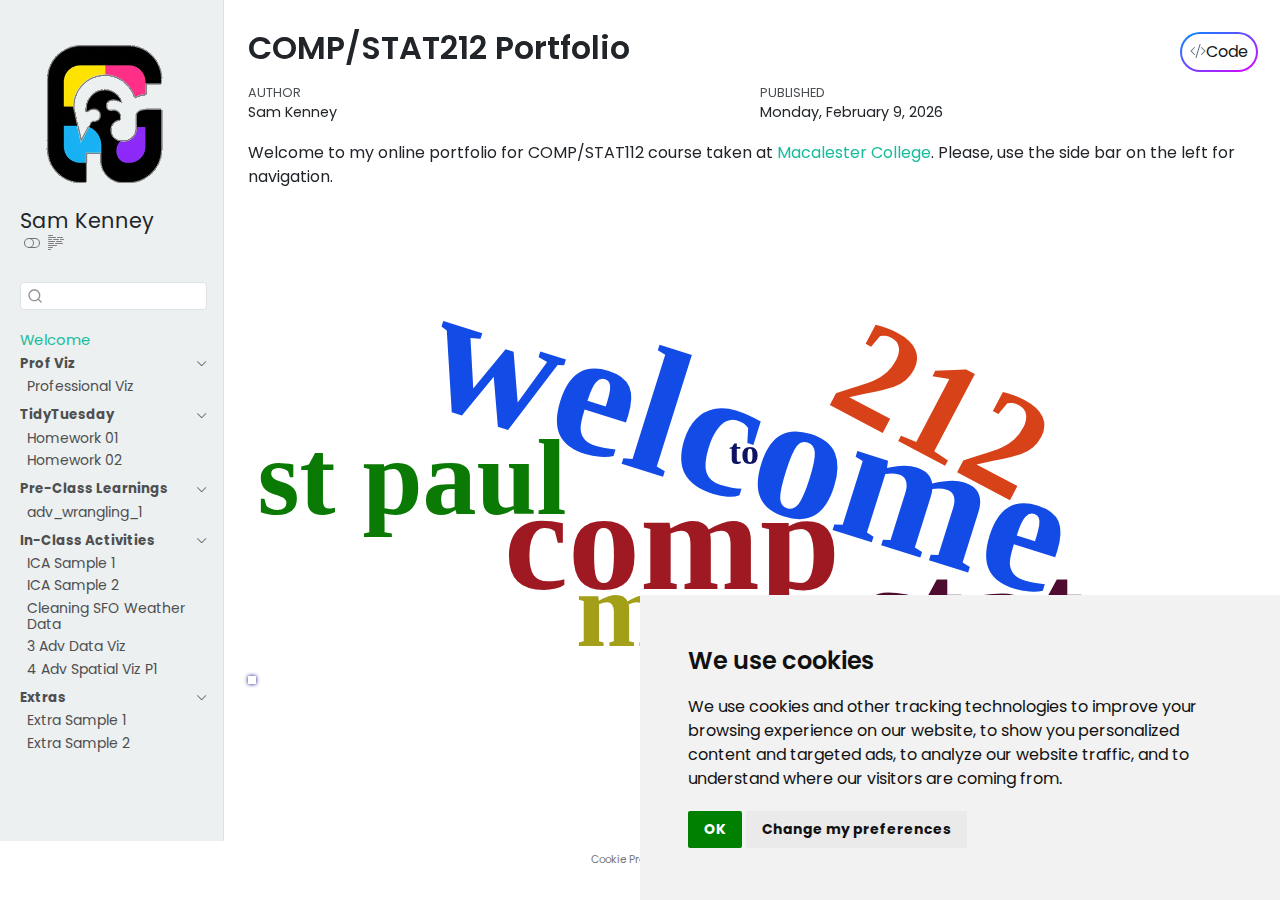
<file: index.html>
<!DOCTYPE html>
<html xmlns="http://www.w3.org/1999/xhtml" lang="en" xml:lang="en"><head>
<meta http-equiv="Content-Type" content="text/html; charset=UTF-8">
<meta charset="utf-8">
<meta name="generator" content="quarto-1.8.25">
<meta name="viewport" content="width=device-width, initial-scale=1.0, user-scalable=yes">
<meta name="author" content="Sam Kenney">
<title>COMP/STAT212 Portfolio</title>
<style>
code{white-space: pre-wrap;}
span.smallcaps{font-variant: small-caps;}
div.columns{display: flex; gap: min(4vw, 1.5em);}
div.column{flex: auto; overflow-x: auto;}
div.hanging-indent{margin-left: 1.5em; text-indent: -1.5em;}
ul.task-list{list-style: none;}
ul.task-list li input[type="checkbox"] {
  width: 0.8em;
  margin: 0 0.8em 0.2em -1em; /* quarto-specific, see https://github.com/quarto-dev/quarto-cli/issues/4556 */ 
  vertical-align: middle;
}
/* CSS for syntax highlighting */
html { -webkit-text-size-adjust: 100%; }
pre > code.sourceCode { white-space: pre; position: relative; }
pre > code.sourceCode > span { display: inline-block; line-height: 1.25; }
pre > code.sourceCode > span:empty { height: 1.2em; }
.sourceCode { overflow: visible; }
code.sourceCode > span { color: inherit; text-decoration: inherit; }
div.sourceCode { margin: 1em 0; }
pre.sourceCode { margin: 0; }
@media screen {
div.sourceCode { overflow: auto; }
}
@media print {
pre > code.sourceCode { white-space: pre-wrap; }
pre > code.sourceCode > span { text-indent: -5em; padding-left: 5em; }
}
pre.numberSource code
  { counter-reset: source-line 0; }
pre.numberSource code > span
  { position: relative; left: -4em; counter-increment: source-line; }
pre.numberSource code > span > a:first-child::before
  { content: counter(source-line);
    position: relative; left: -1em; text-align: right; vertical-align: baseline;
    border: none; display: inline-block;
    -webkit-touch-callout: none; -webkit-user-select: none;
    -khtml-user-select: none; -moz-user-select: none;
    -ms-user-select: none; user-select: none;
    padding: 0 4px; width: 4em;
  }
pre.numberSource { margin-left: 3em;  padding-left: 4px; }
div.sourceCode
  {   }
@media screen {
pre > code.sourceCode > span > a:first-child::before { text-decoration: underline; }
}
</style>

<script src="site_libs/quarto-nav/quarto-nav.js"></script>
<script src="site_libs/clipboard/clipboard.min.js"></script>
<script src="site_libs/quarto-search/autocomplete.umd.js"></script>
<script src="site_libs/quarto-search/fuse.min.js"></script>
<script src="site_libs/quarto-search/quarto-search.js"></script>
<meta name="quarto:offset" content="./">
<link href="./pv/pv-01.html" rel="next">
<script src="site_libs/cookie-consent/cookie-consent.js"></script>
<link href="site_libs/cookie-consent/cookie-consent.css" rel="stylesheet">
<script src="site_libs/quarto-html/quarto.js" type="module"></script>
<script src="site_libs/quarto-html/tabsets/tabsets.js" type="module"></script>
<script src="site_libs/quarto-html/axe/axe-check.js" type="module"></script>
<script src="site_libs/quarto-html/popper.min.js"></script>
<script src="site_libs/quarto-html/tippy.umd.min.js"></script>
<script src="site_libs/quarto-html/anchor.min.js"></script>
<link href="site_libs/quarto-html/tippy.css" rel="stylesheet">
<link href="site_libs/quarto-html/quarto-syntax-highlighting-7b89279ff1a6dce999919e0e67d4d9ec.css" rel="stylesheet" class="quarto-color-scheme" id="quarto-text-highlighting-styles">
<link href="site_libs/quarto-html/quarto-syntax-highlighting-dark-707d8167ce6003fca903bfe2be84ab7f.css" rel="stylesheet" class="quarto-color-scheme quarto-color-alternate" id="quarto-text-highlighting-styles">
<link href="site_libs/quarto-html/quarto-syntax-highlighting-7b89279ff1a6dce999919e0e67d4d9ec.css" rel="stylesheet" class="quarto-color-scheme-extra" id="quarto-text-highlighting-styles">
<script src="site_libs/bootstrap/bootstrap.min.js"></script>
<link href="site_libs/bootstrap/bootstrap-icons.css" rel="stylesheet">
<link href="site_libs/bootstrap/bootstrap-16eaaa9b790cfaabc94008ee33c52662.min.css" rel="stylesheet" append-hash="true" class="quarto-color-scheme" id="quarto-bootstrap" data-mode="light">
<link href="site_libs/bootstrap/bootstrap-dark-2b3e8dfe8c7d4b2781b388bd72db8514.min.css" rel="stylesheet" append-hash="true" class="quarto-color-scheme quarto-color-alternate" id="quarto-bootstrap" data-mode="dark">
<link href="site_libs/bootstrap/bootstrap-16eaaa9b790cfaabc94008ee33c52662.min.css" rel="stylesheet" append-hash="true" class="quarto-color-scheme-extra" id="quarto-bootstrap" data-mode="light"><script id="quarto-search-options" type="application/json">{
  "location": "sidebar",
  "copy-button": false,
  "collapse-after": 3,
  "panel-placement": "start",
  "type": "textbox",
  "limit": 50,
  "keyboard-shortcut": [
    "f",
    "/",
    "s"
  ],
  "show-item-context": false,
  "language": {
    "search-no-results-text": "No results",
    "search-matching-documents-text": "matching documents",
    "search-copy-link-title": "Copy link to search",
    "search-hide-matches-text": "Hide additional matches",
    "search-more-match-text": "more match in this document",
    "search-more-matches-text": "more matches in this document",
    "search-clear-button-title": "Clear",
    "search-text-placeholder": "",
    "search-detached-cancel-button-title": "Cancel",
    "search-submit-button-title": "Submit",
    "search-label": "Search"
  }
}</script><script type="text/javascript" charset="UTF-8">
document.addEventListener('DOMContentLoaded', function () {
cookieconsent.run({
  "notice_banner_type":"simple",
  "consent_type":"implied",
  "palette":"light",
  "language":"en",
  "page_load_consent_levels":["strictly-necessary","functionality","tracking","targeting"],
  "notice_banner_reject_button_hide":false,
  "preferences_center_close_button_hide":false,
  "website_name":""
  ,
"language":"en"
  });
});
</script><style>html{ scroll-behavior: smooth; }</style>
<link href="site_libs/htmltools-fill-0.5.9/fill.css" rel="stylesheet">
<script src="site_libs/htmlwidgets-1.6.4/htmlwidgets.js"></script><link href="site_libs/wordcloud2-0.0.1/wordcloud.css" rel="stylesheet">
<script src="site_libs/wordcloud2-0.0.1/wordcloud2-all.js"></script><script src="site_libs/wordcloud2-0.0.1/hover.js"></script><script src="site_libs/wordcloud2-binding-0.2.1/wordcloud2.js"></script><link rel="stylesheet" href="style/custom.css">
</head>
<body class="nav-sidebar docked quarto-light"><script id="quarto-html-before-body" type="application/javascript">
    const toggleBodyColorMode = (bsSheetEl) => {
      const mode = bsSheetEl.getAttribute("data-mode");
      const bodyEl = window.document.querySelector("body");
      if (mode === "dark") {
        bodyEl.classList.add("quarto-dark");
        bodyEl.classList.remove("quarto-light");
      } else {
        bodyEl.classList.add("quarto-light");
        bodyEl.classList.remove("quarto-dark");
      }
    }
    const toggleBodyColorPrimary = () => {
      const bsSheetEl = window.document.querySelector("link#quarto-bootstrap:not([rel=disabled-stylesheet])");
      if (bsSheetEl) {
        toggleBodyColorMode(bsSheetEl);
      }
    }
    const setColorSchemeToggle = (alternate) => {
      const toggles = window.document.querySelectorAll('.quarto-color-scheme-toggle');
      for (let i=0; i < toggles.length; i++) {
        const toggle = toggles[i];
        if (toggle) {
          if (alternate) {
            toggle.classList.add("alternate");
          } else {
            toggle.classList.remove("alternate");
          }
        }
      }
    };
    const toggleColorMode = (alternate) => {
      // Switch the stylesheets
      const primaryStylesheets = window.document.querySelectorAll('link.quarto-color-scheme:not(.quarto-color-alternate)');
      const alternateStylesheets = window.document.querySelectorAll('link.quarto-color-scheme.quarto-color-alternate');
      manageTransitions('#quarto-margin-sidebar .nav-link', false);
      if (alternate) {
        // note: dark is layered on light, we don't disable primary!
        enableStylesheet(alternateStylesheets);
        for (const sheetNode of alternateStylesheets) {
          if (sheetNode.id === "quarto-bootstrap") {
            toggleBodyColorMode(sheetNode);
          }
        }
      } else {
        disableStylesheet(alternateStylesheets);
        enableStylesheet(primaryStylesheets)
        toggleBodyColorPrimary();
      }
      manageTransitions('#quarto-margin-sidebar .nav-link', true);
      // Switch the toggles
      setColorSchemeToggle(alternate)
      // Hack to workaround the fact that safari doesn't
      // properly recolor the scrollbar when toggling (#1455)
      if (navigator.userAgent.indexOf('Safari') > 0 && navigator.userAgent.indexOf('Chrome') == -1) {
        manageTransitions("body", false);
        window.scrollTo(0, 1);
        setTimeout(() => {
          window.scrollTo(0, 0);
          manageTransitions("body", true);
        }, 40);
      }
    }
    const disableStylesheet = (stylesheets) => {
      for (let i=0; i < stylesheets.length; i++) {
        const stylesheet = stylesheets[i];
        stylesheet.rel = 'disabled-stylesheet';
      }
    }
    const enableStylesheet = (stylesheets) => {
      for (let i=0; i < stylesheets.length; i++) {
        const stylesheet = stylesheets[i];
        if(stylesheet.rel !== 'stylesheet') { // for Chrome, which will still FOUC without this check
          stylesheet.rel = 'stylesheet';
        }
      }
    }
    const manageTransitions = (selector, allowTransitions) => {
      const els = window.document.querySelectorAll(selector);
      for (let i=0; i < els.length; i++) {
        const el = els[i];
        if (allowTransitions) {
          el.classList.remove('notransition');
        } else {
          el.classList.add('notransition');
        }
      }
    }
    const isFileUrl = () => {
      return window.location.protocol === 'file:';
    }
    const hasAlternateSentinel = () => {
      let styleSentinel = getColorSchemeSentinel();
      if (styleSentinel !== null) {
        return styleSentinel === "alternate";
      } else {
        return false;
      }
    }
    const setStyleSentinel = (alternate) => {
      const value = alternate ? "alternate" : "default";
      if (!isFileUrl()) {
        window.localStorage.setItem("quarto-color-scheme", value);
      } else {
        localAlternateSentinel = value;
      }
    }
    const getColorSchemeSentinel = () => {
      if (!isFileUrl()) {
        const storageValue = window.localStorage.getItem("quarto-color-scheme");
        return storageValue != null ? storageValue : localAlternateSentinel;
      } else {
        return localAlternateSentinel;
      }
    }
    const toggleGiscusIfUsed = (isAlternate, darkModeDefault) => {
      const baseTheme = document.querySelector('#giscus-base-theme')?.value ?? 'light';
      const alternateTheme = document.querySelector('#giscus-alt-theme')?.value ?? 'dark';
      let newTheme = '';
      if(authorPrefersDark) {
        newTheme = isAlternate ? baseTheme : alternateTheme;
      } else {
        newTheme = isAlternate ? alternateTheme : baseTheme;
      }
      const changeGiscusTheme = () => {
        // From: https://github.com/giscus/giscus/issues/336
        const sendMessage = (message) => {
          const iframe = document.querySelector('iframe.giscus-frame');
          if (!iframe) return;
          iframe.contentWindow.postMessage({ giscus: message }, 'https://giscus.app');
        }
        sendMessage({
          setConfig: {
            theme: newTheme
          }
        });
      }
      const isGiscussLoaded = window.document.querySelector('iframe.giscus-frame') !== null;
      if (isGiscussLoaded) {
        changeGiscusTheme();
      }
    };
    const authorPrefersDark = false;
    const darkModeDefault = authorPrefersDark;
      document.querySelector('link#quarto-text-highlighting-styles.quarto-color-scheme-extra').rel = 'disabled-stylesheet';
      document.querySelector('link#quarto-bootstrap.quarto-color-scheme-extra').rel = 'disabled-stylesheet';
    let localAlternateSentinel = darkModeDefault ? 'alternate' : 'default';
    // Dark / light mode switch
    window.quartoToggleColorScheme = () => {
      // Read the current dark / light value
      let toAlternate = !hasAlternateSentinel();
      toggleColorMode(toAlternate);
      setStyleSentinel(toAlternate);
      toggleGiscusIfUsed(toAlternate, darkModeDefault);
      window.dispatchEvent(new Event('resize'));
    };
    // Switch to dark mode if need be
    if (hasAlternateSentinel()) {
      toggleColorMode(true);
    } else {
      toggleColorMode(false);
    }
  </script>

<div id="quarto-search-results"></div>
  <header id="quarto-header" class="headroom fixed-top"><nav class="quarto-secondary-nav"><div class="container-fluid d-flex">
      <button type="button" class="quarto-btn-toggle btn" data-bs-toggle="collapse" role="button" data-bs-target=".quarto-sidebar-collapse-item" aria-controls="quarto-sidebar" aria-expanded="false" aria-label="Toggle sidebar navigation" onclick="if (window.quartoToggleHeadroom) { window.quartoToggleHeadroom(); }">
        <i class="bi bi-layout-text-sidebar-reverse"></i>
      </button>
        <nav class="quarto-page-breadcrumbs" aria-label="breadcrumb"><ol class="breadcrumb"><li class="breadcrumb-item"><a href="./index.html"><span class="chapter-title">Welcome</span></a></li></ol></nav>
        <a class="flex-grow-1" role="navigation" data-bs-toggle="collapse" data-bs-target=".quarto-sidebar-collapse-item" aria-controls="quarto-sidebar" aria-expanded="false" aria-label="Toggle sidebar navigation" onclick="if (window.quartoToggleHeadroom) { window.quartoToggleHeadroom(); }">      
        </a>
      <button type="button" class="btn quarto-search-button" aria-label="Search" onclick="window.quartoOpenSearch();">
        <i class="bi bi-search"></i>
      </button>
    </div>
  </nav></header><!-- content --><div id="quarto-content" class="quarto-container page-columns page-rows-contents page-layout-full">
<!-- sidebar -->
  <nav id="quarto-sidebar" class="sidebar collapse collapse-horizontal quarto-sidebar-collapse-item sidebar-navigation docked overflow-auto"><div class="pt-lg-2 mt-2 text-left sidebar-header sidebar-header-stacked">
      <a href="./index.html" class="sidebar-logo-link">
      <img src="./assets/sidebar-logo.png" alt="Random negative space illustration" class="sidebar-logo light-content py-0 d-lg-inline d-none"><img src="./assets/sidebar-logo.png" alt="Random negative space illustration" class="sidebar-logo dark-content py-0 d-lg-inline d-none"></a>
    <div class="sidebar-title mb-0 py-0">
      <a href="./">Sam Kenney</a> 
        <div class="sidebar-tools-main">
  <a href="" class="quarto-color-scheme-toggle quarto-navigation-tool  px-1" onclick="window.quartoToggleColorScheme(); return false;" title="Toggle dark mode"><i class="bi"></i></a>
  <a href="" class="quarto-reader-toggle quarto-navigation-tool px-1" onclick="window.quartoToggleReader(); return false;" title="Toggle reader mode">
  <div class="quarto-reader-toggle-btn">
  <i class="bi"></i>
  </div>
</a>
</div>
    </div>
      </div>
        <div class="mt-2 flex-shrink-0 align-items-center">
        <div class="sidebar-search">
        <div id="quarto-search" class="" title="Search"></div>
        </div>
        </div>
    <div class="sidebar-menu-container"> 
    <ul class="list-unstyled mt-1">
<li class="sidebar-item">
  <div class="sidebar-item-container"> 
  <a href="./index.html" class="sidebar-item-text sidebar-link active"><span class="chapter-title">Welcome</span></a>
  </div>
</li>
        <li class="sidebar-item sidebar-item-section">
      <div class="sidebar-item-container"> 
            <a class="sidebar-item-text sidebar-link text-start" data-bs-toggle="collapse" data-bs-target="#quarto-sidebar-section-1" role="navigation" aria-expanded="true">
 <span class="menu-text">Prof Viz</span></a>
          <a class="sidebar-item-toggle text-start" data-bs-toggle="collapse" data-bs-target="#quarto-sidebar-section-1" role="navigation" aria-expanded="true" aria-label="Toggle section">
            <i class="bi bi-chevron-right ms-2"></i>
          </a> 
      </div>
      <ul id="quarto-sidebar-section-1" class="collapse list-unstyled sidebar-section depth1 show">
<li class="sidebar-item">
  <div class="sidebar-item-container"> 
  <a href="./pv/pv-01.html" class="sidebar-item-text sidebar-link"><span class="chapter-title">Professional Viz</span></a>
  </div>
</li>
      </ul>
</li>
        <li class="sidebar-item sidebar-item-section">
      <div class="sidebar-item-container"> 
            <a class="sidebar-item-text sidebar-link text-start" data-bs-toggle="collapse" data-bs-target="#quarto-sidebar-section-2" role="navigation" aria-expanded="true">
 <span class="menu-text">TidyTuesday</span></a>
          <a class="sidebar-item-toggle text-start" data-bs-toggle="collapse" data-bs-target="#quarto-sidebar-section-2" role="navigation" aria-expanded="true" aria-label="Toggle section">
            <i class="bi bi-chevron-right ms-2"></i>
          </a> 
      </div>
      <ul id="quarto-sidebar-section-2" class="collapse list-unstyled sidebar-section depth1 show">
<li class="sidebar-item">
  <div class="sidebar-item-container"> 
  <a href="./tt/hw01-tt.html" class="sidebar-item-text sidebar-link"><span class="chapter-title">Homework 01</span></a>
  </div>
</li>
          <li class="sidebar-item">
  <div class="sidebar-item-container"> 
  <a href="./tt/hw02-tt.html" class="sidebar-item-text sidebar-link"><span class="chapter-title">Homework 02</span></a>
  </div>
</li>
      </ul>
</li>
        <li class="sidebar-item sidebar-item-section">
      <div class="sidebar-item-container"> 
            <a class="sidebar-item-text sidebar-link text-start" data-bs-toggle="collapse" data-bs-target="#quarto-sidebar-section-3" role="navigation" aria-expanded="true">
 <span class="menu-text">Pre-Class Learnings</span></a>
          <a class="sidebar-item-toggle text-start" data-bs-toggle="collapse" data-bs-target="#quarto-sidebar-section-3" role="navigation" aria-expanded="true" aria-label="Toggle section">
            <i class="bi bi-chevron-right ms-2"></i>
          </a> 
      </div>
      <ul id="quarto-sidebar-section-3" class="collapse list-unstyled sidebar-section depth1 show">
<li class="sidebar-item">
  <div class="sidebar-item-container"> 
  <a href="./pcl/adv_wrangling_1.html" class="sidebar-item-text sidebar-link"><span class="chapter-title">adv_wrangling_1</span></a>
  </div>
</li>
      </ul>
</li>
        <li class="sidebar-item sidebar-item-section">
      <div class="sidebar-item-container"> 
            <a class="sidebar-item-text sidebar-link text-start" data-bs-toggle="collapse" data-bs-target="#quarto-sidebar-section-4" role="navigation" aria-expanded="true">
 <span class="menu-text">In-Class Activities</span></a>
          <a class="sidebar-item-toggle text-start" data-bs-toggle="collapse" data-bs-target="#quarto-sidebar-section-4" role="navigation" aria-expanded="true" aria-label="Toggle section">
            <i class="bi bi-chevron-right ms-2"></i>
          </a> 
      </div>
      <ul id="quarto-sidebar-section-4" class="collapse list-unstyled sidebar-section depth1 show">
<li class="sidebar-item">
  <div class="sidebar-item-container"> 
  <a href="./ica/ica-sample1.html" class="sidebar-item-text sidebar-link"><span class="chapter-title">ICA Sample 1</span></a>
  </div>
</li>
          <li class="sidebar-item">
  <div class="sidebar-item-container"> 
  <a href="./ica/ica-sample2.html" class="sidebar-item-text sidebar-link"><span class="chapter-title">ICA Sample 2</span></a>
  </div>
</li>
          <li class="sidebar-item">
  <div class="sidebar-item-container"> 
  <a href="./ica/cleaning.html" class="sidebar-item-text sidebar-link"><span class="chapter-title">Cleaning SFO Weather Data</span></a>
  </div>
</li>
          <li class="sidebar-item">
  <div class="sidebar-item-container"> 
  <a href="./ica/03-adv-ggplot-notes.html" class="sidebar-item-text sidebar-link"><span class="chapter-title">3 Adv Data Viz</span></a>
  </div>
</li>
          <li class="sidebar-item">
  <div class="sidebar-item-container"> 
  <a href="./ica/ica4/src/04-adv-maps-1-notes.html" class="sidebar-item-text sidebar-link"><span class="chapter-title">4 Adv Spatial Viz P1</span></a>
  </div>
</li>
      </ul>
</li>
        <li class="sidebar-item sidebar-item-section">
      <div class="sidebar-item-container"> 
            <a class="sidebar-item-text sidebar-link text-start" data-bs-toggle="collapse" data-bs-target="#quarto-sidebar-section-5" role="navigation" aria-expanded="true">
 <span class="menu-text">Extras</span></a>
          <a class="sidebar-item-toggle text-start" data-bs-toggle="collapse" data-bs-target="#quarto-sidebar-section-5" role="navigation" aria-expanded="true" aria-label="Toggle section">
            <i class="bi bi-chevron-right ms-2"></i>
          </a> 
      </div>
      <ul id="quarto-sidebar-section-5" class="collapse list-unstyled sidebar-section depth1 show">
<li class="sidebar-item">
  <div class="sidebar-item-container"> 
  <a href="./extra/extra-sample1.html" class="sidebar-item-text sidebar-link"><span class="chapter-title">Extra Sample 1</span></a>
  </div>
</li>
          <li class="sidebar-item">
  <div class="sidebar-item-container"> 
  <a href="./extra/extra-sample2.html" class="sidebar-item-text sidebar-link"><span class="chapter-title">Extra Sample 2</span></a>
  </div>
</li>
      </ul>
</li>
    </ul>
</div>
</nav><div id="quarto-sidebar-glass" class="quarto-sidebar-collapse-item" data-bs-toggle="collapse" data-bs-target=".quarto-sidebar-collapse-item"></div>
<!-- margin-sidebar -->
    <div id="quarto-margin-sidebar" class="sidebar margin-sidebar zindex-bottom">
        
    </div>
<!-- main -->
<main class="content column-page-right" id="quarto-document-content"><header id="title-block-header" class="quarto-title-block default"><div class="quarto-title">
<div class="quarto-title-block"><div><h1 class="title">COMP/STAT212 Portfolio</h1><button type="button" class="btn code-tools-button" id="quarto-code-tools-source"><i class="bi"></i> Code</button></div></div>
</div>



<div class="quarto-title-meta column-page-right">

    <div>
    <div class="quarto-title-meta-heading">Author</div>
    <div class="quarto-title-meta-contents">
             <p>Sam Kenney </p>
          </div>
  </div>
    
    <div>
    <div class="quarto-title-meta-heading">Published</div>
    <div class="quarto-title-meta-contents">
      <p class="date">Monday, February 9, 2026</p>
    </div>
  </div>
  
    
  </div>
  


</header><p>Welcome to my online portfolio for COMP/STAT112 course taken at <a href="https://www.macalester.edu/">Macalester College</a>. Please, use the side bar on the left for navigation.</p>
<div class="cell">
<div class="cell-output-display">
<div class="wordcloud2 html-widget html-fill-item" id="htmlwidget-020e5594c715671a8a62" style="width:100%;height:464px;"></div>
<script type="application/json" data-for="htmlwidget-020e5594c715671a8a62">{"x":{"word":["welcome","to","comp","stat","212","mac","st paul"],"freq":[10,2,8,8,8,6,6],"fontFamily":"Segoe UI","fontWeight":"bold","color":"random-dark","minSize":0,"weightFactor":18,"backgroundColor":"white","gridSize":0,"minRotation":-0.7853981633974483,"maxRotation":0.7853981633974483,"shuffle":true,"rotateRatio":0.4,"shape":"cardioid","ellipticity":0.65,"figBase64":null,"hover":null},"evals":[],"jsHooks":{"render":[{"code":"function(el,x){\n                        console.log(123);\n                        if(!iii){\n                          window.location.reload();\n                          iii = False;\n\n                        }\n  }","data":null}]}}</script>
</div>
</div>


<!-- -->


</main><!-- /main --><script id="quarto-html-after-body" type="application/javascript">
  window.document.addEventListener("DOMContentLoaded", function (event) {
    // Ensure there is a toggle, if there isn't float one in the top right
    if (window.document.querySelector('.quarto-color-scheme-toggle') === null) {
      const a = window.document.createElement('a');
      a.classList.add('top-right');
      a.classList.add('quarto-color-scheme-toggle');
      a.href = "";
      a.onclick = function() { try { window.quartoToggleColorScheme(); } catch {} return false; };
      const i = window.document.createElement("i");
      i.classList.add('bi');
      a.appendChild(i);
      window.document.body.appendChild(a);
    }
    setColorSchemeToggle(hasAlternateSentinel())
    const icon = "";
    const anchorJS = new window.AnchorJS();
    anchorJS.options = {
      placement: 'right',
      icon: icon
    };
    anchorJS.add('.anchored');
    const isCodeAnnotation = (el) => {
      for (const clz of el.classList) {
        if (clz.startsWith('code-annotation-')) {                     
          return true;
        }
      }
      return false;
    }
    const onCopySuccess = function(e) {
      // button target
      const button = e.trigger;
      // don't keep focus
      button.blur();
      // flash "checked"
      button.classList.add('code-copy-button-checked');
      var currentTitle = button.getAttribute("title");
      button.setAttribute("title", "Copied!");
      let tooltip;
      if (window.bootstrap) {
        button.setAttribute("data-bs-toggle", "tooltip");
        button.setAttribute("data-bs-placement", "left");
        button.setAttribute("data-bs-title", "Copied!");
        tooltip = new bootstrap.Tooltip(button, 
          { trigger: "manual", 
            customClass: "code-copy-button-tooltip",
            offset: [0, -8]});
        tooltip.show();    
      }
      setTimeout(function() {
        if (tooltip) {
          tooltip.hide();
          button.removeAttribute("data-bs-title");
          button.removeAttribute("data-bs-toggle");
          button.removeAttribute("data-bs-placement");
        }
        button.setAttribute("title", currentTitle);
        button.classList.remove('code-copy-button-checked');
      }, 1000);
      // clear code selection
      e.clearSelection();
    }
    const getTextToCopy = function(trigger) {
      const outerScaffold = trigger.parentElement.cloneNode(true);
      const codeEl = outerScaffold.querySelector('code');
      for (const childEl of codeEl.children) {
        if (isCodeAnnotation(childEl)) {
          childEl.remove();
        }
      }
      return codeEl.innerText;
    }
    const clipboard = new window.ClipboardJS('.code-copy-button:not([data-in-quarto-modal])', {
      text: getTextToCopy
    });
    clipboard.on('success', onCopySuccess);
    if (window.document.getElementById('quarto-embedded-source-code-modal')) {
      const clipboardModal = new window.ClipboardJS('.code-copy-button[data-in-quarto-modal]', {
        text: getTextToCopy,
        container: window.document.getElementById('quarto-embedded-source-code-modal')
      });
      clipboardModal.on('success', onCopySuccess);
    }
    const viewSource = window.document.getElementById('quarto-view-source') ||
                       window.document.getElementById('quarto-code-tools-source');
    if (viewSource) {
      const sourceUrl = viewSource.getAttribute("data-quarto-source-url");
      viewSource.addEventListener("click", function(e) {
        if (sourceUrl) {
          // rstudio viewer pane
          if (/\bcapabilities=\b/.test(window.location)) {
            window.open(sourceUrl);
          } else {
            window.location.href = sourceUrl;
          }
        } else {
          const modal = new bootstrap.Modal(document.getElementById('quarto-embedded-source-code-modal'));
          modal.show();
        }
        return false;
      });
    }
    function toggleCodeHandler(show) {
      return function(e) {
        const detailsSrc = window.document.querySelectorAll(".cell > details > .sourceCode");
        for (let i=0; i<detailsSrc.length; i++) {
          const details = detailsSrc[i].parentElement;
          if (show) {
            details.open = true;
          } else {
            details.removeAttribute("open");
          }
        }
        const cellCodeDivs = window.document.querySelectorAll(".cell > .sourceCode");
        const fromCls = show ? "hidden" : "unhidden";
        const toCls = show ? "unhidden" : "hidden";
        for (let i=0; i<cellCodeDivs.length; i++) {
          const codeDiv = cellCodeDivs[i];
          if (codeDiv.classList.contains(fromCls)) {
            codeDiv.classList.remove(fromCls);
            codeDiv.classList.add(toCls);
          } 
        }
        return false;
      }
    }
    const hideAllCode = window.document.getElementById("quarto-hide-all-code");
    if (hideAllCode) {
      hideAllCode.addEventListener("click", toggleCodeHandler(false));
    }
    const showAllCode = window.document.getElementById("quarto-show-all-code");
    if (showAllCode) {
      showAllCode.addEventListener("click", toggleCodeHandler(true));
    }
      var localhostRegex = new RegExp(/^(?:http|https):\/\/localhost\:?[0-9]*\//);
      var mailtoRegex = new RegExp(/^mailto:/);
        var filterRegex = new RegExp('/' + window.location.host + '/');
      var isInternal = (href) => {
          return filterRegex.test(href) || localhostRegex.test(href) || mailtoRegex.test(href);
      }
      // Inspect non-navigation links and adorn them if external
     var links = window.document.querySelectorAll('a[href]:not(.nav-link):not(.navbar-brand):not(.toc-action):not(.sidebar-link):not(.sidebar-item-toggle):not(.pagination-link):not(.no-external):not([aria-hidden]):not(.dropdown-item):not(.quarto-navigation-tool):not(.about-link)');
      for (var i=0; i<links.length; i++) {
        const link = links[i];
        if (!isInternal(link.href)) {
          // undo the damage that might have been done by quarto-nav.js in the case of
          // links that we want to consider external
          if (link.dataset.originalHref !== undefined) {
            link.href = link.dataset.originalHref;
          }
            // target, if specified
            link.setAttribute("target", "_blank");
            if (link.getAttribute("rel") === null) {
              link.setAttribute("rel", "noopener");
            }
        }
      }
    function tippyHover(el, contentFn, onTriggerFn, onUntriggerFn) {
      const config = {
        allowHTML: true,
        maxWidth: 500,
        delay: 100,
        arrow: false,
        appendTo: function(el) {
            return el.parentElement;
        },
        interactive: true,
        interactiveBorder: 10,
        theme: 'quarto',
        placement: 'bottom-start',
      };
      if (contentFn) {
        config.content = contentFn;
      }
      if (onTriggerFn) {
        config.onTrigger = onTriggerFn;
      }
      if (onUntriggerFn) {
        config.onUntrigger = onUntriggerFn;
      }
      window.tippy(el, config); 
    }
    const noterefs = window.document.querySelectorAll('a[role="doc-noteref"]');
    for (var i=0; i<noterefs.length; i++) {
      const ref = noterefs[i];
      tippyHover(ref, function() {
        // use id or data attribute instead here
        let href = ref.getAttribute('data-footnote-href') || ref.getAttribute('href');
        try { href = new URL(href).hash; } catch {}
        const id = href.replace(/^#\/?/, "");
        const note = window.document.getElementById(id);
        if (note) {
          return note.innerHTML;
        } else {
          return "";
        }
      });
    }
    const xrefs = window.document.querySelectorAll('a.quarto-xref');
    const processXRef = (id, note) => {
      // Strip column container classes
      const stripColumnClz = (el) => {
        el.classList.remove("page-full", "page-columns");
        if (el.children) {
          for (const child of el.children) {
            stripColumnClz(child);
          }
        }
      }
      stripColumnClz(note)
      if (id === null || id.startsWith('sec-')) {
        // Special case sections, only their first couple elements
        const container = document.createElement("div");
        if (note.children && note.children.length > 2) {
          container.appendChild(note.children[0].cloneNode(true));
          for (let i = 1; i < note.children.length; i++) {
            const child = note.children[i];
            if (child.tagName === "P" && child.innerText === "") {
              continue;
            } else {
              container.appendChild(child.cloneNode(true));
              break;
            }
          }
          if (window.Quarto?.typesetMath) {
            window.Quarto.typesetMath(container);
          }
          return container.innerHTML
        } else {
          if (window.Quarto?.typesetMath) {
            window.Quarto.typesetMath(note);
          }
          return note.innerHTML;
        }
      } else {
        // Remove any anchor links if they are present
        const anchorLink = note.querySelector('a.anchorjs-link');
        if (anchorLink) {
          anchorLink.remove();
        }
        if (window.Quarto?.typesetMath) {
          window.Quarto.typesetMath(note);
        }
        if (note.classList.contains("callout")) {
          return note.outerHTML;
        } else {
          return note.innerHTML;
        }
      }
    }
    for (var i=0; i<xrefs.length; i++) {
      const xref = xrefs[i];
      tippyHover(xref, undefined, function(instance) {
        instance.disable();
        let url = xref.getAttribute('href');
        let hash = undefined; 
        if (url.startsWith('#')) {
          hash = url;
        } else {
          try { hash = new URL(url).hash; } catch {}
        }
        if (hash) {
          const id = hash.replace(/^#\/?/, "");
          const note = window.document.getElementById(id);
          if (note !== null) {
            try {
              const html = processXRef(id, note.cloneNode(true));
              instance.setContent(html);
            } finally {
              instance.enable();
              instance.show();
            }
          } else {
            // See if we can fetch this
            fetch(url.split('#')[0])
            .then(res => res.text())
            .then(html => {
              const parser = new DOMParser();
              const htmlDoc = parser.parseFromString(html, "text/html");
              const note = htmlDoc.getElementById(id);
              if (note !== null) {
                const html = processXRef(id, note);
                instance.setContent(html);
              } 
            }).finally(() => {
              instance.enable();
              instance.show();
            });
          }
        } else {
          // See if we can fetch a full url (with no hash to target)
          // This is a special case and we should probably do some content thinning / targeting
          fetch(url)
          .then(res => res.text())
          .then(html => {
            const parser = new DOMParser();
            const htmlDoc = parser.parseFromString(html, "text/html");
            const note = htmlDoc.querySelector('main.content');
            if (note !== null) {
              // This should only happen for chapter cross references
              // (since there is no id in the URL)
              // remove the first header
              if (note.children.length > 0 && note.children[0].tagName === "HEADER") {
                note.children[0].remove();
              }
              const html = processXRef(null, note);
              instance.setContent(html);
            } 
          }).finally(() => {
            instance.enable();
            instance.show();
          });
        }
      }, function(instance) {
      });
    }
        let selectedAnnoteEl;
        const selectorForAnnotation = ( cell, annotation) => {
          let cellAttr = 'data-code-cell="' + cell + '"';
          let lineAttr = 'data-code-annotation="' +  annotation + '"';
          const selector = 'span[' + cellAttr + '][' + lineAttr + ']';
          return selector;
        }
        const selectCodeLines = (annoteEl) => {
          const doc = window.document;
          const targetCell = annoteEl.getAttribute("data-target-cell");
          const targetAnnotation = annoteEl.getAttribute("data-target-annotation");
          const annoteSpan = window.document.querySelector(selectorForAnnotation(targetCell, targetAnnotation));
          const lines = annoteSpan.getAttribute("data-code-lines").split(",");
          const lineIds = lines.map((line) => {
            return targetCell + "-" + line;
          })
          let top = null;
          let height = null;
          let parent = null;
          if (lineIds.length > 0) {
              //compute the position of the single el (top and bottom and make a div)
              const el = window.document.getElementById(lineIds[0]);
              top = el.offsetTop;
              height = el.offsetHeight;
              parent = el.parentElement.parentElement;
            if (lineIds.length > 1) {
              const lastEl = window.document.getElementById(lineIds[lineIds.length - 1]);
              const bottom = lastEl.offsetTop + lastEl.offsetHeight;
              height = bottom - top;
            }
            if (top !== null && height !== null && parent !== null) {
              // cook up a div (if necessary) and position it 
              let div = window.document.getElementById("code-annotation-line-highlight");
              if (div === null) {
                div = window.document.createElement("div");
                div.setAttribute("id", "code-annotation-line-highlight");
                div.style.position = 'absolute';
                parent.appendChild(div);
              }
              div.style.top = top - 2 + "px";
              div.style.height = height + 4 + "px";
              div.style.left = 0;
              let gutterDiv = window.document.getElementById("code-annotation-line-highlight-gutter");
              if (gutterDiv === null) {
                gutterDiv = window.document.createElement("div");
                gutterDiv.setAttribute("id", "code-annotation-line-highlight-gutter");
                gutterDiv.style.position = 'absolute';
                const codeCell = window.document.getElementById(targetCell);
                const gutter = codeCell.querySelector('.code-annotation-gutter');
                gutter.appendChild(gutterDiv);
              }
              gutterDiv.style.top = top - 2 + "px";
              gutterDiv.style.height = height + 4 + "px";
            }
            selectedAnnoteEl = annoteEl;
          }
        };
        const unselectCodeLines = () => {
          const elementsIds = ["code-annotation-line-highlight", "code-annotation-line-highlight-gutter"];
          elementsIds.forEach((elId) => {
            const div = window.document.getElementById(elId);
            if (div) {
              div.remove();
            }
          });
          selectedAnnoteEl = undefined;
        };
          // Handle positioning of the toggle
      window.addEventListener(
        "resize",
        throttle(() => {
          elRect = undefined;
          if (selectedAnnoteEl) {
            selectCodeLines(selectedAnnoteEl);
          }
        }, 10)
      );
      function throttle(fn, ms) {
      let throttle = false;
      let timer;
        return (...args) => {
          if(!throttle) { // first call gets through
              fn.apply(this, args);
              throttle = true;
          } else { // all the others get throttled
              if(timer) clearTimeout(timer); // cancel #2
              timer = setTimeout(() => {
                fn.apply(this, args);
                timer = throttle = false;
              }, ms);
          }
        };
      }
        // Attach click handler to the DT
        const annoteDls = window.document.querySelectorAll('dt[data-target-cell]');
        for (const annoteDlNode of annoteDls) {
          annoteDlNode.addEventListener('click', (event) => {
            const clickedEl = event.target;
            if (clickedEl !== selectedAnnoteEl) {
              unselectCodeLines();
              const activeEl = window.document.querySelector('dt[data-target-cell].code-annotation-active');
              if (activeEl) {
                activeEl.classList.remove('code-annotation-active');
              }
              selectCodeLines(clickedEl);
              clickedEl.classList.add('code-annotation-active');
            } else {
              // Unselect the line
              unselectCodeLines();
              clickedEl.classList.remove('code-annotation-active');
            }
          });
        }
    const findCites = (el) => {
      const parentEl = el.parentElement;
      if (parentEl) {
        const cites = parentEl.dataset.cites;
        if (cites) {
          return {
            el,
            cites: cites.split(' ')
          };
        } else {
          return findCites(el.parentElement)
        }
      } else {
        return undefined;
      }
    };
    var bibliorefs = window.document.querySelectorAll('a[role="doc-biblioref"]');
    for (var i=0; i<bibliorefs.length; i++) {
      const ref = bibliorefs[i];
      const citeInfo = findCites(ref);
      if (citeInfo) {
        tippyHover(citeInfo.el, function() {
          var popup = window.document.createElement('div');
          citeInfo.cites.forEach(function(cite) {
            var citeDiv = window.document.createElement('div');
            citeDiv.classList.add('hanging-indent');
            citeDiv.classList.add('csl-entry');
            var biblioDiv = window.document.getElementById('ref-' + cite);
            if (biblioDiv) {
              citeDiv.innerHTML = biblioDiv.innerHTML;
            }
            popup.appendChild(citeDiv);
          });
          return popup.innerHTML;
        });
      }
    }
  });
  </script><nav class="page-navigation column-page-right"><div class="nav-page nav-page-previous">
  </div>
  <div class="nav-page nav-page-next">
      <a href="./pv/pv-01.html" class="pagination-link" aria-label="Professional Viz">
        <span class="nav-page-text"><span class="chapter-title">Professional Viz</span></span> <i class="bi bi-arrow-right-short"></i>
      </a>
  </div>
</nav><div class="modal fade" id="quarto-embedded-source-code-modal" tabindex="-1" aria-labelledby="quarto-embedded-source-code-modal-label" aria-hidden="true"><div class="modal-dialog modal-dialog-scrollable"><div class="modal-content"><div class="modal-header"><h5 class="modal-title" id="quarto-embedded-source-code-modal-label">Source Code</h5><button class="btn-close" data-bs-dismiss="modal"></button></div><div class="modal-body"><div class="">
<div class="code-copy-outer-scaffold"><div class="sourceCode" id="cb1" data-shortcodes="false"><pre class="sourceCode numberSource markdown number-lines code-with-copy"><code class="sourceCode markdown"><span id="cb1-1"><a href="#cb1-1"></a><span class="co">---</span></span>
<span id="cb1-2"><a href="#cb1-2"></a><span class="an">title:</span><span class="co"> "Welcome"</span></span>
<span id="cb1-3"><a href="#cb1-3"></a><span class="co">---</span></span>
<span id="cb1-4"><a href="#cb1-4"></a></span>
<span id="cb1-5"><a href="#cb1-5"></a></span>
<span id="cb1-6"><a href="#cb1-6"></a>Welcome to my online portfolio for COMP/STAT112 course taken at <span class="co">[</span><span class="ot">Macalester College</span><span class="co">](https://www.macalester.edu/)</span>.  Please, use the side bar on the left for navigation.</span>
<span id="cb1-7"><a href="#cb1-7"></a></span>
<span id="cb1-10"><a href="#cb1-10"></a><span class="in">```{r}</span></span>
<span id="cb1-11"><a href="#cb1-11"></a><span class="co">#| output: false</span></span>
<span id="cb1-12"><a href="#cb1-12"></a><span class="co">#| echo: false</span></span>
<span id="cb1-13"><a href="#cb1-13"></a></span>
<span id="cb1-14"><a href="#cb1-14"></a>packages <span class="ot">&lt;-</span> <span class="fu">c</span>(<span class="st">"wordcloud2"</span>, <span class="st">"here"</span>)</span>
<span id="cb1-15"><a href="#cb1-15"></a><span class="in">```</span></span>
<span id="cb1-16"><a href="#cb1-16"></a></span>
<span id="cb1-19"><a href="#cb1-19"></a><span class="in">```{r}</span></span>
<span id="cb1-20"><a href="#cb1-20"></a><span class="co">#| output: false</span></span>
<span id="cb1-21"><a href="#cb1-21"></a><span class="co">#| echo: false</span></span>
<span id="cb1-22"><a href="#cb1-22"></a></span>
<span id="cb1-23"><a href="#cb1-23"></a><span class="fu">install.packages</span>(<span class="fu">setdiff</span>(packages, <span class="fu">rownames</span>(<span class="fu">installed.packages</span>())), <span class="at">repos =</span> <span class="st">"http://cran.us.r-project.org"</span>)</span>
<span id="cb1-24"><a href="#cb1-24"></a><span class="in">```</span></span>
<span id="cb1-25"><a href="#cb1-25"></a></span>
<span id="cb1-28"><a href="#cb1-28"></a><span class="in">```{r}</span></span>
<span id="cb1-29"><a href="#cb1-29"></a><span class="co">#| output: false</span></span>
<span id="cb1-30"><a href="#cb1-30"></a><span class="co">#| echo: false</span></span>
<span id="cb1-31"><a href="#cb1-31"></a><span class="co">#| message: false</span></span>
<span id="cb1-32"><a href="#cb1-32"></a></span>
<span id="cb1-33"><a href="#cb1-33"></a><span class="fu">lapply</span>(packages, require, <span class="at">character.only =</span> <span class="cn">TRUE</span>)</span>
<span id="cb1-34"><a href="#cb1-34"></a><span class="in">```</span></span>
<span id="cb1-35"><a href="#cb1-35"></a></span>
<span id="cb1-38"><a href="#cb1-38"></a><span class="in">```{r}</span></span>
<span id="cb1-39"><a href="#cb1-39"></a><span class="co">#| output: false</span></span>
<span id="cb1-40"><a href="#cb1-40"></a><span class="co">#| echo: false</span></span>
<span id="cb1-41"><a href="#cb1-41"></a></span>
<span id="cb1-42"><a href="#cb1-42"></a>ds <span class="ot">&lt;-</span> <span class="fu">read.csv</span>(<span class="fu">here</span>(<span class="st">"assets"</span>, <span class="st">"msg.csv"</span>))</span>
<span id="cb1-43"><a href="#cb1-43"></a><span class="in">```</span></span>
<span id="cb1-44"><a href="#cb1-44"></a></span>
<span id="cb1-47"><a href="#cb1-47"></a><span class="in">```{r}</span></span>
<span id="cb1-48"><a href="#cb1-48"></a><span class="co">#| echo: false</span></span>
<span id="cb1-49"><a href="#cb1-49"></a></span>
<span id="cb1-50"><a href="#cb1-50"></a><span class="fu">wordcloud2</span>(<span class="at">data =</span> ds, <span class="at">shape =</span> <span class="st">"cardioid"</span>)</span>
<span id="cb1-51"><a href="#cb1-51"></a><span class="in">```</span></span>
</code></pre></div><button title="Copy to Clipboard" class="code-copy-button" data-in-quarto-modal=""><i class="bi"></i></button></div>
</div></div></div></div></div>
</div> <!-- /content -->
<footer class="footer"><div class="nav-footer">
    <div class="nav-footer-left">
      &nbsp;
    </div>   
    <div class="nav-footer-center">

<div class="cookie-consent-footer"><a href="#" id="open_preferences_center">Cookie Preferences</a></div></div>
    <div class="nav-footer-right">
      &nbsp;
    </div>
  </div>
</footer>


<script src="site_libs/quarto-html/zenscroll-min.js"></script>
</body></html>
</file>
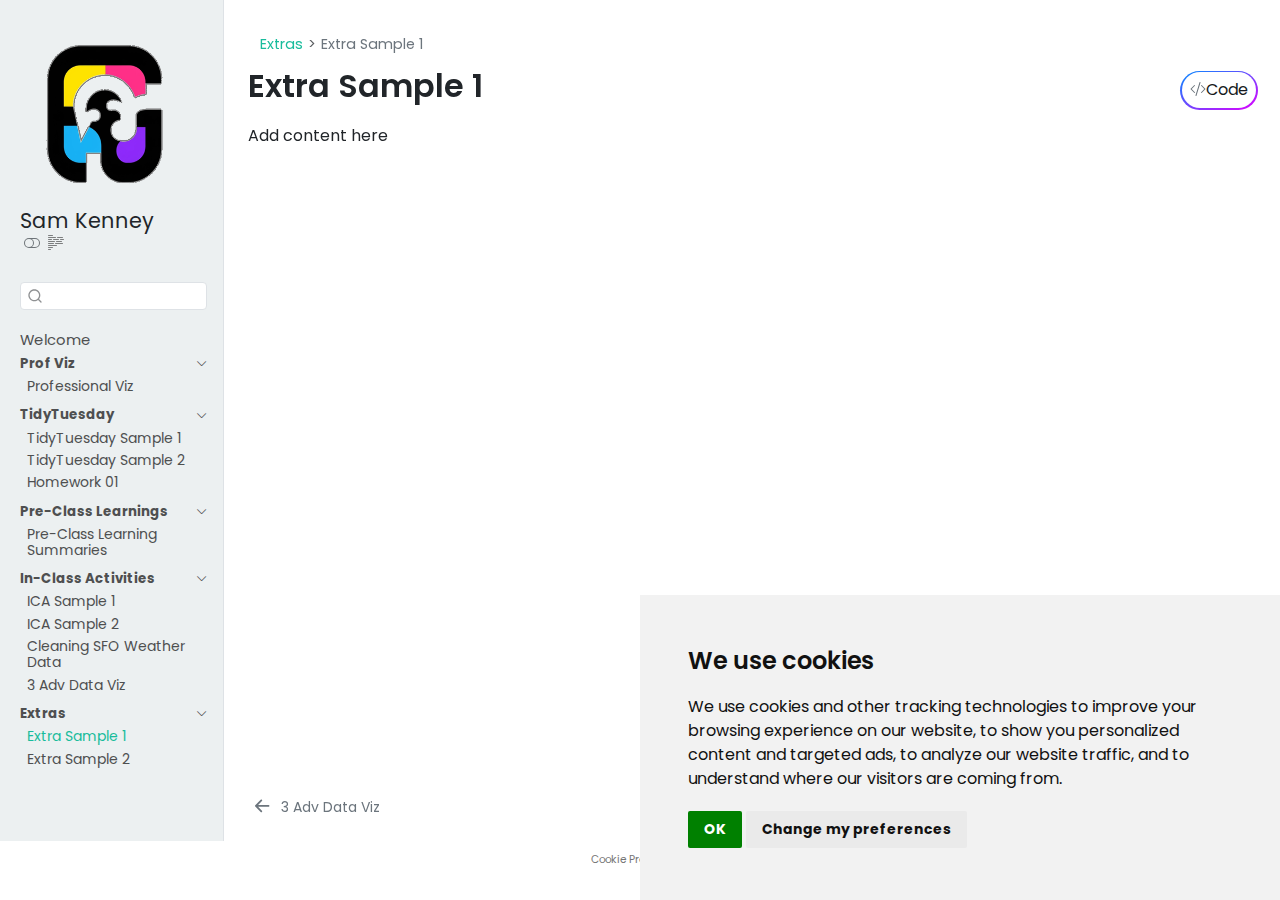
<file: extra/extra-sample1.html>
<!DOCTYPE html>
<html xmlns="http://www.w3.org/1999/xhtml" lang="en" xml:lang="en"><head>

<meta charset="utf-8">
<meta name="generator" content="quarto-1.8.25">

<meta name="viewport" content="width=device-width, initial-scale=1.0, user-scalable=yes">


<title>Extra Sample 1 – COMP/STAT212 Portfolio</title>
<style>
code{white-space: pre-wrap;}
span.smallcaps{font-variant: small-caps;}
div.columns{display: flex; gap: min(4vw, 1.5em);}
div.column{flex: auto; overflow-x: auto;}
div.hanging-indent{margin-left: 1.5em; text-indent: -1.5em;}
ul.task-list{list-style: none;}
ul.task-list li input[type="checkbox"] {
  width: 0.8em;
  margin: 0 0.8em 0.2em -1em; /* quarto-specific, see https://github.com/quarto-dev/quarto-cli/issues/4556 */ 
  vertical-align: middle;
}
/* CSS for syntax highlighting */
html { -webkit-text-size-adjust: 100%; }
pre > code.sourceCode { white-space: pre; position: relative; }
pre > code.sourceCode > span { display: inline-block; line-height: 1.25; }
pre > code.sourceCode > span:empty { height: 1.2em; }
.sourceCode { overflow: visible; }
code.sourceCode > span { color: inherit; text-decoration: inherit; }
div.sourceCode { margin: 1em 0; }
pre.sourceCode { margin: 0; }
@media screen {
div.sourceCode { overflow: auto; }
}
@media print {
pre > code.sourceCode { white-space: pre-wrap; }
pre > code.sourceCode > span { text-indent: -5em; padding-left: 5em; }
}
pre.numberSource code
  { counter-reset: source-line 0; }
pre.numberSource code > span
  { position: relative; left: -4em; counter-increment: source-line; }
pre.numberSource code > span > a:first-child::before
  { content: counter(source-line);
    position: relative; left: -1em; text-align: right; vertical-align: baseline;
    border: none; display: inline-block;
    -webkit-touch-callout: none; -webkit-user-select: none;
    -khtml-user-select: none; -moz-user-select: none;
    -ms-user-select: none; user-select: none;
    padding: 0 4px; width: 4em;
  }
pre.numberSource { margin-left: 3em;  padding-left: 4px; }
div.sourceCode
  {   }
@media screen {
pre > code.sourceCode > span > a:first-child::before { text-decoration: underline; }
}
</style>


<script src="../site_libs/quarto-nav/quarto-nav.js"></script>
<script src="../site_libs/clipboard/clipboard.min.js"></script>
<script src="../site_libs/quarto-search/autocomplete.umd.js"></script>
<script src="../site_libs/quarto-search/fuse.min.js"></script>
<script src="../site_libs/quarto-search/quarto-search.js"></script>
<meta name="quarto:offset" content="../">
<link href="../extra/extra-sample2.html" rel="next">
<link href="../ica/03-adv-ggplot-notes.html" rel="prev">
<script src="../site_libs/cookie-consent/cookie-consent.js"></script>
<link href="../site_libs/cookie-consent/cookie-consent.css" rel="stylesheet">
<script src="../site_libs/quarto-html/quarto.js" type="module"></script>
<script src="../site_libs/quarto-html/tabsets/tabsets.js" type="module"></script>
<script src="../site_libs/quarto-html/axe/axe-check.js" type="module"></script>
<script src="../site_libs/quarto-html/popper.min.js"></script>
<script src="../site_libs/quarto-html/tippy.umd.min.js"></script>
<script src="../site_libs/quarto-html/anchor.min.js"></script>
<link href="../site_libs/quarto-html/tippy.css" rel="stylesheet">
<link href="../site_libs/quarto-html/quarto-syntax-highlighting-7b89279ff1a6dce999919e0e67d4d9ec.css" rel="stylesheet" class="quarto-color-scheme" id="quarto-text-highlighting-styles">
<link href="../site_libs/quarto-html/quarto-syntax-highlighting-dark-707d8167ce6003fca903bfe2be84ab7f.css" rel="stylesheet" class="quarto-color-scheme quarto-color-alternate" id="quarto-text-highlighting-styles">
<link href="../site_libs/quarto-html/quarto-syntax-highlighting-7b89279ff1a6dce999919e0e67d4d9ec.css" rel="stylesheet" class="quarto-color-scheme-extra" id="quarto-text-highlighting-styles">
<script src="../site_libs/bootstrap/bootstrap.min.js"></script>
<link href="../site_libs/bootstrap/bootstrap-icons.css" rel="stylesheet">
<link href="../site_libs/bootstrap/bootstrap-16eaaa9b790cfaabc94008ee33c52662.min.css" rel="stylesheet" append-hash="true" class="quarto-color-scheme" id="quarto-bootstrap" data-mode="light">
<link href="../site_libs/bootstrap/bootstrap-dark-2b3e8dfe8c7d4b2781b388bd72db8514.min.css" rel="stylesheet" append-hash="true" class="quarto-color-scheme quarto-color-alternate" id="quarto-bootstrap" data-mode="dark">
<link href="../site_libs/bootstrap/bootstrap-16eaaa9b790cfaabc94008ee33c52662.min.css" rel="stylesheet" append-hash="true" class="quarto-color-scheme-extra" id="quarto-bootstrap" data-mode="light">
<script id="quarto-search-options" type="application/json">{
  "location": "sidebar",
  "copy-button": false,
  "collapse-after": 3,
  "panel-placement": "start",
  "type": "textbox",
  "limit": 50,
  "keyboard-shortcut": [
    "f",
    "/",
    "s"
  ],
  "show-item-context": false,
  "language": {
    "search-no-results-text": "No results",
    "search-matching-documents-text": "matching documents",
    "search-copy-link-title": "Copy link to search",
    "search-hide-matches-text": "Hide additional matches",
    "search-more-match-text": "more match in this document",
    "search-more-matches-text": "more matches in this document",
    "search-clear-button-title": "Clear",
    "search-text-placeholder": "",
    "search-detached-cancel-button-title": "Cancel",
    "search-submit-button-title": "Submit",
    "search-label": "Search"
  }
}</script>

<script type="text/javascript" charset="UTF-8">
document.addEventListener('DOMContentLoaded', function () {
cookieconsent.run({
  "notice_banner_type":"simple",
  "consent_type":"implied",
  "palette":"light",
  "language":"en",
  "page_load_consent_levels":["strictly-necessary","functionality","tracking","targeting"],
  "notice_banner_reject_button_hide":false,
  "preferences_center_close_button_hide":false,
  "website_name":""
  ,
"language":"en"
  });
});
</script> 
  
<style>html{ scroll-behavior: smooth; }</style>


<link rel="stylesheet" href="../style/custom.css">
</head>

<body class="nav-sidebar docked quarto-light"><script id="quarto-html-before-body" type="application/javascript">
    const toggleBodyColorMode = (bsSheetEl) => {
      const mode = bsSheetEl.getAttribute("data-mode");
      const bodyEl = window.document.querySelector("body");
      if (mode === "dark") {
        bodyEl.classList.add("quarto-dark");
        bodyEl.classList.remove("quarto-light");
      } else {
        bodyEl.classList.add("quarto-light");
        bodyEl.classList.remove("quarto-dark");
      }
    }
    const toggleBodyColorPrimary = () => {
      const bsSheetEl = window.document.querySelector("link#quarto-bootstrap:not([rel=disabled-stylesheet])");
      if (bsSheetEl) {
        toggleBodyColorMode(bsSheetEl);
      }
    }
    const setColorSchemeToggle = (alternate) => {
      const toggles = window.document.querySelectorAll('.quarto-color-scheme-toggle');
      for (let i=0; i < toggles.length; i++) {
        const toggle = toggles[i];
        if (toggle) {
          if (alternate) {
            toggle.classList.add("alternate");
          } else {
            toggle.classList.remove("alternate");
          }
        }
      }
    };
    const toggleColorMode = (alternate) => {
      // Switch the stylesheets
      const primaryStylesheets = window.document.querySelectorAll('link.quarto-color-scheme:not(.quarto-color-alternate)');
      const alternateStylesheets = window.document.querySelectorAll('link.quarto-color-scheme.quarto-color-alternate');
      manageTransitions('#quarto-margin-sidebar .nav-link', false);
      if (alternate) {
        // note: dark is layered on light, we don't disable primary!
        enableStylesheet(alternateStylesheets);
        for (const sheetNode of alternateStylesheets) {
          if (sheetNode.id === "quarto-bootstrap") {
            toggleBodyColorMode(sheetNode);
          }
        }
      } else {
        disableStylesheet(alternateStylesheets);
        enableStylesheet(primaryStylesheets)
        toggleBodyColorPrimary();
      }
      manageTransitions('#quarto-margin-sidebar .nav-link', true);
      // Switch the toggles
      setColorSchemeToggle(alternate)
      // Hack to workaround the fact that safari doesn't
      // properly recolor the scrollbar when toggling (#1455)
      if (navigator.userAgent.indexOf('Safari') > 0 && navigator.userAgent.indexOf('Chrome') == -1) {
        manageTransitions("body", false);
        window.scrollTo(0, 1);
        setTimeout(() => {
          window.scrollTo(0, 0);
          manageTransitions("body", true);
        }, 40);
      }
    }
    const disableStylesheet = (stylesheets) => {
      for (let i=0; i < stylesheets.length; i++) {
        const stylesheet = stylesheets[i];
        stylesheet.rel = 'disabled-stylesheet';
      }
    }
    const enableStylesheet = (stylesheets) => {
      for (let i=0; i < stylesheets.length; i++) {
        const stylesheet = stylesheets[i];
        if(stylesheet.rel !== 'stylesheet') { // for Chrome, which will still FOUC without this check
          stylesheet.rel = 'stylesheet';
        }
      }
    }
    const manageTransitions = (selector, allowTransitions) => {
      const els = window.document.querySelectorAll(selector);
      for (let i=0; i < els.length; i++) {
        const el = els[i];
        if (allowTransitions) {
          el.classList.remove('notransition');
        } else {
          el.classList.add('notransition');
        }
      }
    }
    const isFileUrl = () => {
      return window.location.protocol === 'file:';
    }
    const hasAlternateSentinel = () => {
      let styleSentinel = getColorSchemeSentinel();
      if (styleSentinel !== null) {
        return styleSentinel === "alternate";
      } else {
        return false;
      }
    }
    const setStyleSentinel = (alternate) => {
      const value = alternate ? "alternate" : "default";
      if (!isFileUrl()) {
        window.localStorage.setItem("quarto-color-scheme", value);
      } else {
        localAlternateSentinel = value;
      }
    }
    const getColorSchemeSentinel = () => {
      if (!isFileUrl()) {
        const storageValue = window.localStorage.getItem("quarto-color-scheme");
        return storageValue != null ? storageValue : localAlternateSentinel;
      } else {
        return localAlternateSentinel;
      }
    }
    const toggleGiscusIfUsed = (isAlternate, darkModeDefault) => {
      const baseTheme = document.querySelector('#giscus-base-theme')?.value ?? 'light';
      const alternateTheme = document.querySelector('#giscus-alt-theme')?.value ?? 'dark';
      let newTheme = '';
      if(authorPrefersDark) {
        newTheme = isAlternate ? baseTheme : alternateTheme;
      } else {
        newTheme = isAlternate ? alternateTheme : baseTheme;
      }
      const changeGiscusTheme = () => {
        // From: https://github.com/giscus/giscus/issues/336
        const sendMessage = (message) => {
          const iframe = document.querySelector('iframe.giscus-frame');
          if (!iframe) return;
          iframe.contentWindow.postMessage({ giscus: message }, 'https://giscus.app');
        }
        sendMessage({
          setConfig: {
            theme: newTheme
          }
        });
      }
      const isGiscussLoaded = window.document.querySelector('iframe.giscus-frame') !== null;
      if (isGiscussLoaded) {
        changeGiscusTheme();
      }
    };
    const authorPrefersDark = false;
    const darkModeDefault = authorPrefersDark;
      document.querySelector('link#quarto-text-highlighting-styles.quarto-color-scheme-extra').rel = 'disabled-stylesheet';
      document.querySelector('link#quarto-bootstrap.quarto-color-scheme-extra').rel = 'disabled-stylesheet';
    let localAlternateSentinel = darkModeDefault ? 'alternate' : 'default';
    // Dark / light mode switch
    window.quartoToggleColorScheme = () => {
      // Read the current dark / light value
      let toAlternate = !hasAlternateSentinel();
      toggleColorMode(toAlternate);
      setStyleSentinel(toAlternate);
      toggleGiscusIfUsed(toAlternate, darkModeDefault);
      window.dispatchEvent(new Event('resize'));
    };
    // Switch to dark mode if need be
    if (hasAlternateSentinel()) {
      toggleColorMode(true);
    } else {
      toggleColorMode(false);
    }
  </script>

<div id="quarto-search-results"></div>
  <header id="quarto-header" class="headroom fixed-top">
  <nav class="quarto-secondary-nav">
    <div class="container-fluid d-flex">
      <button type="button" class="quarto-btn-toggle btn" data-bs-toggle="collapse" role="button" data-bs-target=".quarto-sidebar-collapse-item" aria-controls="quarto-sidebar" aria-expanded="false" aria-label="Toggle sidebar navigation" onclick="if (window.quartoToggleHeadroom) { window.quartoToggleHeadroom(); }">
        <i class="bi bi-layout-text-sidebar-reverse"></i>
      </button>
        <nav class="quarto-page-breadcrumbs" aria-label="breadcrumb"><ol class="breadcrumb"><li class="breadcrumb-item"><a href="../extra/extra-sample1.html">Extras</a></li><li class="breadcrumb-item"><a href="../extra/extra-sample1.html"><span class="chapter-title">Extra Sample 1</span></a></li></ol></nav>
        <a class="flex-grow-1" role="navigation" data-bs-toggle="collapse" data-bs-target=".quarto-sidebar-collapse-item" aria-controls="quarto-sidebar" aria-expanded="false" aria-label="Toggle sidebar navigation" onclick="if (window.quartoToggleHeadroom) { window.quartoToggleHeadroom(); }">      
        </a>
      <button type="button" class="btn quarto-search-button" aria-label="Search" onclick="window.quartoOpenSearch();">
        <i class="bi bi-search"></i>
      </button>
    </div>
  </nav>
</header>
<!-- content -->
<div id="quarto-content" class="quarto-container page-columns page-rows-contents page-layout-full">
<!-- sidebar -->
  <nav id="quarto-sidebar" class="sidebar collapse collapse-horizontal quarto-sidebar-collapse-item sidebar-navigation docked overflow-auto">
    <div class="pt-lg-2 mt-2 text-left sidebar-header sidebar-header-stacked">
      <a href="../index.html" class="sidebar-logo-link">
      <img src="../assets/sidebar-logo.png" alt="Random negative space illustration" class="sidebar-logo light-content py-0 d-lg-inline d-none">
      <img src="../assets/sidebar-logo.png" alt="Random negative space illustration" class="sidebar-logo dark-content py-0 d-lg-inline d-none">
      </a>
    <div class="sidebar-title mb-0 py-0">
      <a href="../">Sam Kenney</a> 
        <div class="sidebar-tools-main">
  <a href="" class="quarto-color-scheme-toggle quarto-navigation-tool  px-1" onclick="window.quartoToggleColorScheme(); return false;" title="Toggle dark mode"><i class="bi"></i></a>
  <a href="" class="quarto-reader-toggle quarto-navigation-tool px-1" onclick="window.quartoToggleReader(); return false;" title="Toggle reader mode">
  <div class="quarto-reader-toggle-btn">
  <i class="bi"></i>
  </div>
</a>
</div>
    </div>
      </div>
        <div class="mt-2 flex-shrink-0 align-items-center">
        <div class="sidebar-search">
        <div id="quarto-search" class="" title="Search"></div>
        </div>
        </div>
    <div class="sidebar-menu-container"> 
    <ul class="list-unstyled mt-1">
        <li class="sidebar-item">
  <div class="sidebar-item-container"> 
  <a href="../index.html" class="sidebar-item-text sidebar-link"><span class="chapter-title">Welcome</span></a>
  </div>
</li>
        <li class="sidebar-item sidebar-item-section">
      <div class="sidebar-item-container"> 
            <a class="sidebar-item-text sidebar-link text-start" data-bs-toggle="collapse" data-bs-target="#quarto-sidebar-section-1" role="navigation" aria-expanded="true">
 <span class="menu-text">Prof Viz</span></a>
          <a class="sidebar-item-toggle text-start" data-bs-toggle="collapse" data-bs-target="#quarto-sidebar-section-1" role="navigation" aria-expanded="true" aria-label="Toggle section">
            <i class="bi bi-chevron-right ms-2"></i>
          </a> 
      </div>
      <ul id="quarto-sidebar-section-1" class="collapse list-unstyled sidebar-section depth1 show">  
          <li class="sidebar-item">
  <div class="sidebar-item-container"> 
  <a href="../pv/pv-01.html" class="sidebar-item-text sidebar-link"><span class="chapter-title">Professional Viz</span></a>
  </div>
</li>
      </ul>
  </li>
        <li class="sidebar-item sidebar-item-section">
      <div class="sidebar-item-container"> 
            <a class="sidebar-item-text sidebar-link text-start" data-bs-toggle="collapse" data-bs-target="#quarto-sidebar-section-2" role="navigation" aria-expanded="true">
 <span class="menu-text">TidyTuesday</span></a>
          <a class="sidebar-item-toggle text-start" data-bs-toggle="collapse" data-bs-target="#quarto-sidebar-section-2" role="navigation" aria-expanded="true" aria-label="Toggle section">
            <i class="bi bi-chevron-right ms-2"></i>
          </a> 
      </div>
      <ul id="quarto-sidebar-section-2" class="collapse list-unstyled sidebar-section depth1 show">  
          <li class="sidebar-item">
  <div class="sidebar-item-container"> 
  <a href="../tt/2025-07-08.html" class="sidebar-item-text sidebar-link"><span class="chapter-title">TidyTuesday Sample 1</span></a>
  </div>
</li>
          <li class="sidebar-item">
  <div class="sidebar-item-container"> 
  <a href="../tt/2025-07-15.html" class="sidebar-item-text sidebar-link"><span class="chapter-title">TidyTuesday Sample 2</span></a>
  </div>
</li>
          <li class="sidebar-item">
  <div class="sidebar-item-container"> 
  <a href="../tt/hw01-tt.html" class="sidebar-item-text sidebar-link"><span class="chapter-title">Homework 01</span></a>
  </div>
</li>
      </ul>
  </li>
        <li class="sidebar-item sidebar-item-section">
      <div class="sidebar-item-container"> 
            <a class="sidebar-item-text sidebar-link text-start" data-bs-toggle="collapse" data-bs-target="#quarto-sidebar-section-3" role="navigation" aria-expanded="true">
 <span class="menu-text">Pre-Class Learnings</span></a>
          <a class="sidebar-item-toggle text-start" data-bs-toggle="collapse" data-bs-target="#quarto-sidebar-section-3" role="navigation" aria-expanded="true" aria-label="Toggle section">
            <i class="bi bi-chevron-right ms-2"></i>
          </a> 
      </div>
      <ul id="quarto-sidebar-section-3" class="collapse list-unstyled sidebar-section depth1 show">  
          <li class="sidebar-item">
  <div class="sidebar-item-container"> 
  <a href="../pcl/pcl.html" class="sidebar-item-text sidebar-link"><span class="chapter-title">Pre-Class Learning Summaries</span></a>
  </div>
</li>
      </ul>
  </li>
        <li class="sidebar-item sidebar-item-section">
      <div class="sidebar-item-container"> 
            <a class="sidebar-item-text sidebar-link text-start" data-bs-toggle="collapse" data-bs-target="#quarto-sidebar-section-4" role="navigation" aria-expanded="true">
 <span class="menu-text">In-Class Activities</span></a>
          <a class="sidebar-item-toggle text-start" data-bs-toggle="collapse" data-bs-target="#quarto-sidebar-section-4" role="navigation" aria-expanded="true" aria-label="Toggle section">
            <i class="bi bi-chevron-right ms-2"></i>
          </a> 
      </div>
      <ul id="quarto-sidebar-section-4" class="collapse list-unstyled sidebar-section depth1 show">  
          <li class="sidebar-item">
  <div class="sidebar-item-container"> 
  <a href="../ica/ica-sample1.html" class="sidebar-item-text sidebar-link"><span class="chapter-title">ICA Sample 1</span></a>
  </div>
</li>
          <li class="sidebar-item">
  <div class="sidebar-item-container"> 
  <a href="../ica/ica-sample2.html" class="sidebar-item-text sidebar-link"><span class="chapter-title">ICA Sample 2</span></a>
  </div>
</li>
          <li class="sidebar-item">
  <div class="sidebar-item-container"> 
  <a href="../ica/cleaning.html" class="sidebar-item-text sidebar-link"><span class="chapter-title">Cleaning SFO Weather Data</span></a>
  </div>
</li>
          <li class="sidebar-item">
  <div class="sidebar-item-container"> 
  <a href="../ica/03-adv-ggplot-notes.html" class="sidebar-item-text sidebar-link"><span class="chapter-title">3 Adv Data Viz</span></a>
  </div>
</li>
      </ul>
  </li>
        <li class="sidebar-item sidebar-item-section">
      <div class="sidebar-item-container"> 
            <a class="sidebar-item-text sidebar-link text-start" data-bs-toggle="collapse" data-bs-target="#quarto-sidebar-section-5" role="navigation" aria-expanded="true">
 <span class="menu-text">Extras</span></a>
          <a class="sidebar-item-toggle text-start" data-bs-toggle="collapse" data-bs-target="#quarto-sidebar-section-5" role="navigation" aria-expanded="true" aria-label="Toggle section">
            <i class="bi bi-chevron-right ms-2"></i>
          </a> 
      </div>
      <ul id="quarto-sidebar-section-5" class="collapse list-unstyled sidebar-section depth1 show">  
          <li class="sidebar-item">
  <div class="sidebar-item-container"> 
  <a href="../extra/extra-sample1.html" class="sidebar-item-text sidebar-link active"><span class="chapter-title">Extra Sample 1</span></a>
  </div>
</li>
          <li class="sidebar-item">
  <div class="sidebar-item-container"> 
  <a href="../extra/extra-sample2.html" class="sidebar-item-text sidebar-link"><span class="chapter-title">Extra Sample 2</span></a>
  </div>
</li>
      </ul>
  </li>
    </ul>
    </div>
</nav>
<div id="quarto-sidebar-glass" class="quarto-sidebar-collapse-item" data-bs-toggle="collapse" data-bs-target=".quarto-sidebar-collapse-item"></div>
<!-- margin-sidebar -->
    <div id="quarto-margin-sidebar" class="sidebar margin-sidebar zindex-bottom">
        
    </div>
<!-- main -->
<main class="content column-page-right" id="quarto-document-content">


<header id="title-block-header" class="quarto-title-block default"><nav class="quarto-page-breadcrumbs quarto-title-breadcrumbs d-none d-lg-block" aria-label="breadcrumb"><ol class="breadcrumb"><li class="breadcrumb-item"><a href="../extra/extra-sample1.html">Extras</a></li><li class="breadcrumb-item"><a href="../extra/extra-sample1.html"><span class="chapter-title">Extra Sample 1</span></a></li></ol></nav>
<div class="quarto-title">
<div class="quarto-title-block"><div><h1 class="title"><span class="chapter-title">Extra Sample 1</span></h1><button type="button" class="btn code-tools-button" id="quarto-code-tools-source"><i class="bi"></i> Code</button></div></div>
</div>



<div class="quarto-title-meta column-page-right">

    
  
    
  </div>
  


</header>


<p>Add content here</p>


<!-- -->


</main> <!-- /main -->
<script id="quarto-html-after-body" type="application/javascript">
  window.document.addEventListener("DOMContentLoaded", function (event) {
    // Ensure there is a toggle, if there isn't float one in the top right
    if (window.document.querySelector('.quarto-color-scheme-toggle') === null) {
      const a = window.document.createElement('a');
      a.classList.add('top-right');
      a.classList.add('quarto-color-scheme-toggle');
      a.href = "";
      a.onclick = function() { try { window.quartoToggleColorScheme(); } catch {} return false; };
      const i = window.document.createElement("i");
      i.classList.add('bi');
      a.appendChild(i);
      window.document.body.appendChild(a);
    }
    setColorSchemeToggle(hasAlternateSentinel())
    const icon = "";
    const anchorJS = new window.AnchorJS();
    anchorJS.options = {
      placement: 'right',
      icon: icon
    };
    anchorJS.add('.anchored');
    const isCodeAnnotation = (el) => {
      for (const clz of el.classList) {
        if (clz.startsWith('code-annotation-')) {                     
          return true;
        }
      }
      return false;
    }
    const onCopySuccess = function(e) {
      // button target
      const button = e.trigger;
      // don't keep focus
      button.blur();
      // flash "checked"
      button.classList.add('code-copy-button-checked');
      var currentTitle = button.getAttribute("title");
      button.setAttribute("title", "Copied!");
      let tooltip;
      if (window.bootstrap) {
        button.setAttribute("data-bs-toggle", "tooltip");
        button.setAttribute("data-bs-placement", "left");
        button.setAttribute("data-bs-title", "Copied!");
        tooltip = new bootstrap.Tooltip(button, 
          { trigger: "manual", 
            customClass: "code-copy-button-tooltip",
            offset: [0, -8]});
        tooltip.show();    
      }
      setTimeout(function() {
        if (tooltip) {
          tooltip.hide();
          button.removeAttribute("data-bs-title");
          button.removeAttribute("data-bs-toggle");
          button.removeAttribute("data-bs-placement");
        }
        button.setAttribute("title", currentTitle);
        button.classList.remove('code-copy-button-checked');
      }, 1000);
      // clear code selection
      e.clearSelection();
    }
    const getTextToCopy = function(trigger) {
      const outerScaffold = trigger.parentElement.cloneNode(true);
      const codeEl = outerScaffold.querySelector('code');
      for (const childEl of codeEl.children) {
        if (isCodeAnnotation(childEl)) {
          childEl.remove();
        }
      }
      return codeEl.innerText;
    }
    const clipboard = new window.ClipboardJS('.code-copy-button:not([data-in-quarto-modal])', {
      text: getTextToCopy
    });
    clipboard.on('success', onCopySuccess);
    if (window.document.getElementById('quarto-embedded-source-code-modal')) {
      const clipboardModal = new window.ClipboardJS('.code-copy-button[data-in-quarto-modal]', {
        text: getTextToCopy,
        container: window.document.getElementById('quarto-embedded-source-code-modal')
      });
      clipboardModal.on('success', onCopySuccess);
    }
    const viewSource = window.document.getElementById('quarto-view-source') ||
                       window.document.getElementById('quarto-code-tools-source');
    if (viewSource) {
      const sourceUrl = viewSource.getAttribute("data-quarto-source-url");
      viewSource.addEventListener("click", function(e) {
        if (sourceUrl) {
          // rstudio viewer pane
          if (/\bcapabilities=\b/.test(window.location)) {
            window.open(sourceUrl);
          } else {
            window.location.href = sourceUrl;
          }
        } else {
          const modal = new bootstrap.Modal(document.getElementById('quarto-embedded-source-code-modal'));
          modal.show();
        }
        return false;
      });
    }
    function toggleCodeHandler(show) {
      return function(e) {
        const detailsSrc = window.document.querySelectorAll(".cell > details > .sourceCode");
        for (let i=0; i<detailsSrc.length; i++) {
          const details = detailsSrc[i].parentElement;
          if (show) {
            details.open = true;
          } else {
            details.removeAttribute("open");
          }
        }
        const cellCodeDivs = window.document.querySelectorAll(".cell > .sourceCode");
        const fromCls = show ? "hidden" : "unhidden";
        const toCls = show ? "unhidden" : "hidden";
        for (let i=0; i<cellCodeDivs.length; i++) {
          const codeDiv = cellCodeDivs[i];
          if (codeDiv.classList.contains(fromCls)) {
            codeDiv.classList.remove(fromCls);
            codeDiv.classList.add(toCls);
          } 
        }
        return false;
      }
    }
    const hideAllCode = window.document.getElementById("quarto-hide-all-code");
    if (hideAllCode) {
      hideAllCode.addEventListener("click", toggleCodeHandler(false));
    }
    const showAllCode = window.document.getElementById("quarto-show-all-code");
    if (showAllCode) {
      showAllCode.addEventListener("click", toggleCodeHandler(true));
    }
      var localhostRegex = new RegExp(/^(?:http|https):\/\/localhost\:?[0-9]*\//);
      var mailtoRegex = new RegExp(/^mailto:/);
        var filterRegex = new RegExp('/' + window.location.host + '/');
      var isInternal = (href) => {
          return filterRegex.test(href) || localhostRegex.test(href) || mailtoRegex.test(href);
      }
      // Inspect non-navigation links and adorn them if external
     var links = window.document.querySelectorAll('a[href]:not(.nav-link):not(.navbar-brand):not(.toc-action):not(.sidebar-link):not(.sidebar-item-toggle):not(.pagination-link):not(.no-external):not([aria-hidden]):not(.dropdown-item):not(.quarto-navigation-tool):not(.about-link)');
      for (var i=0; i<links.length; i++) {
        const link = links[i];
        if (!isInternal(link.href)) {
          // undo the damage that might have been done by quarto-nav.js in the case of
          // links that we want to consider external
          if (link.dataset.originalHref !== undefined) {
            link.href = link.dataset.originalHref;
          }
            // target, if specified
            link.setAttribute("target", "_blank");
            if (link.getAttribute("rel") === null) {
              link.setAttribute("rel", "noopener");
            }
        }
      }
    function tippyHover(el, contentFn, onTriggerFn, onUntriggerFn) {
      const config = {
        allowHTML: true,
        maxWidth: 500,
        delay: 100,
        arrow: false,
        appendTo: function(el) {
            return el.parentElement;
        },
        interactive: true,
        interactiveBorder: 10,
        theme: 'quarto',
        placement: 'bottom-start',
      };
      if (contentFn) {
        config.content = contentFn;
      }
      if (onTriggerFn) {
        config.onTrigger = onTriggerFn;
      }
      if (onUntriggerFn) {
        config.onUntrigger = onUntriggerFn;
      }
      window.tippy(el, config); 
    }
    const noterefs = window.document.querySelectorAll('a[role="doc-noteref"]');
    for (var i=0; i<noterefs.length; i++) {
      const ref = noterefs[i];
      tippyHover(ref, function() {
        // use id or data attribute instead here
        let href = ref.getAttribute('data-footnote-href') || ref.getAttribute('href');
        try { href = new URL(href).hash; } catch {}
        const id = href.replace(/^#\/?/, "");
        const note = window.document.getElementById(id);
        if (note) {
          return note.innerHTML;
        } else {
          return "";
        }
      });
    }
    const xrefs = window.document.querySelectorAll('a.quarto-xref');
    const processXRef = (id, note) => {
      // Strip column container classes
      const stripColumnClz = (el) => {
        el.classList.remove("page-full", "page-columns");
        if (el.children) {
          for (const child of el.children) {
            stripColumnClz(child);
          }
        }
      }
      stripColumnClz(note)
      if (id === null || id.startsWith('sec-')) {
        // Special case sections, only their first couple elements
        const container = document.createElement("div");
        if (note.children && note.children.length > 2) {
          container.appendChild(note.children[0].cloneNode(true));
          for (let i = 1; i < note.children.length; i++) {
            const child = note.children[i];
            if (child.tagName === "P" && child.innerText === "") {
              continue;
            } else {
              container.appendChild(child.cloneNode(true));
              break;
            }
          }
          if (window.Quarto?.typesetMath) {
            window.Quarto.typesetMath(container);
          }
          return container.innerHTML
        } else {
          if (window.Quarto?.typesetMath) {
            window.Quarto.typesetMath(note);
          }
          return note.innerHTML;
        }
      } else {
        // Remove any anchor links if they are present
        const anchorLink = note.querySelector('a.anchorjs-link');
        if (anchorLink) {
          anchorLink.remove();
        }
        if (window.Quarto?.typesetMath) {
          window.Quarto.typesetMath(note);
        }
        if (note.classList.contains("callout")) {
          return note.outerHTML;
        } else {
          return note.innerHTML;
        }
      }
    }
    for (var i=0; i<xrefs.length; i++) {
      const xref = xrefs[i];
      tippyHover(xref, undefined, function(instance) {
        instance.disable();
        let url = xref.getAttribute('href');
        let hash = undefined; 
        if (url.startsWith('#')) {
          hash = url;
        } else {
          try { hash = new URL(url).hash; } catch {}
        }
        if (hash) {
          const id = hash.replace(/^#\/?/, "");
          const note = window.document.getElementById(id);
          if (note !== null) {
            try {
              const html = processXRef(id, note.cloneNode(true));
              instance.setContent(html);
            } finally {
              instance.enable();
              instance.show();
            }
          } else {
            // See if we can fetch this
            fetch(url.split('#')[0])
            .then(res => res.text())
            .then(html => {
              const parser = new DOMParser();
              const htmlDoc = parser.parseFromString(html, "text/html");
              const note = htmlDoc.getElementById(id);
              if (note !== null) {
                const html = processXRef(id, note);
                instance.setContent(html);
              } 
            }).finally(() => {
              instance.enable();
              instance.show();
            });
          }
        } else {
          // See if we can fetch a full url (with no hash to target)
          // This is a special case and we should probably do some content thinning / targeting
          fetch(url)
          .then(res => res.text())
          .then(html => {
            const parser = new DOMParser();
            const htmlDoc = parser.parseFromString(html, "text/html");
            const note = htmlDoc.querySelector('main.content');
            if (note !== null) {
              // This should only happen for chapter cross references
              // (since there is no id in the URL)
              // remove the first header
              if (note.children.length > 0 && note.children[0].tagName === "HEADER") {
                note.children[0].remove();
              }
              const html = processXRef(null, note);
              instance.setContent(html);
            } 
          }).finally(() => {
            instance.enable();
            instance.show();
          });
        }
      }, function(instance) {
      });
    }
        let selectedAnnoteEl;
        const selectorForAnnotation = ( cell, annotation) => {
          let cellAttr = 'data-code-cell="' + cell + '"';
          let lineAttr = 'data-code-annotation="' +  annotation + '"';
          const selector = 'span[' + cellAttr + '][' + lineAttr + ']';
          return selector;
        }
        const selectCodeLines = (annoteEl) => {
          const doc = window.document;
          const targetCell = annoteEl.getAttribute("data-target-cell");
          const targetAnnotation = annoteEl.getAttribute("data-target-annotation");
          const annoteSpan = window.document.querySelector(selectorForAnnotation(targetCell, targetAnnotation));
          const lines = annoteSpan.getAttribute("data-code-lines").split(",");
          const lineIds = lines.map((line) => {
            return targetCell + "-" + line;
          })
          let top = null;
          let height = null;
          let parent = null;
          if (lineIds.length > 0) {
              //compute the position of the single el (top and bottom and make a div)
              const el = window.document.getElementById(lineIds[0]);
              top = el.offsetTop;
              height = el.offsetHeight;
              parent = el.parentElement.parentElement;
            if (lineIds.length > 1) {
              const lastEl = window.document.getElementById(lineIds[lineIds.length - 1]);
              const bottom = lastEl.offsetTop + lastEl.offsetHeight;
              height = bottom - top;
            }
            if (top !== null && height !== null && parent !== null) {
              // cook up a div (if necessary) and position it 
              let div = window.document.getElementById("code-annotation-line-highlight");
              if (div === null) {
                div = window.document.createElement("div");
                div.setAttribute("id", "code-annotation-line-highlight");
                div.style.position = 'absolute';
                parent.appendChild(div);
              }
              div.style.top = top - 2 + "px";
              div.style.height = height + 4 + "px";
              div.style.left = 0;
              let gutterDiv = window.document.getElementById("code-annotation-line-highlight-gutter");
              if (gutterDiv === null) {
                gutterDiv = window.document.createElement("div");
                gutterDiv.setAttribute("id", "code-annotation-line-highlight-gutter");
                gutterDiv.style.position = 'absolute';
                const codeCell = window.document.getElementById(targetCell);
                const gutter = codeCell.querySelector('.code-annotation-gutter');
                gutter.appendChild(gutterDiv);
              }
              gutterDiv.style.top = top - 2 + "px";
              gutterDiv.style.height = height + 4 + "px";
            }
            selectedAnnoteEl = annoteEl;
          }
        };
        const unselectCodeLines = () => {
          const elementsIds = ["code-annotation-line-highlight", "code-annotation-line-highlight-gutter"];
          elementsIds.forEach((elId) => {
            const div = window.document.getElementById(elId);
            if (div) {
              div.remove();
            }
          });
          selectedAnnoteEl = undefined;
        };
          // Handle positioning of the toggle
      window.addEventListener(
        "resize",
        throttle(() => {
          elRect = undefined;
          if (selectedAnnoteEl) {
            selectCodeLines(selectedAnnoteEl);
          }
        }, 10)
      );
      function throttle(fn, ms) {
      let throttle = false;
      let timer;
        return (...args) => {
          if(!throttle) { // first call gets through
              fn.apply(this, args);
              throttle = true;
          } else { // all the others get throttled
              if(timer) clearTimeout(timer); // cancel #2
              timer = setTimeout(() => {
                fn.apply(this, args);
                timer = throttle = false;
              }, ms);
          }
        };
      }
        // Attach click handler to the DT
        const annoteDls = window.document.querySelectorAll('dt[data-target-cell]');
        for (const annoteDlNode of annoteDls) {
          annoteDlNode.addEventListener('click', (event) => {
            const clickedEl = event.target;
            if (clickedEl !== selectedAnnoteEl) {
              unselectCodeLines();
              const activeEl = window.document.querySelector('dt[data-target-cell].code-annotation-active');
              if (activeEl) {
                activeEl.classList.remove('code-annotation-active');
              }
              selectCodeLines(clickedEl);
              clickedEl.classList.add('code-annotation-active');
            } else {
              // Unselect the line
              unselectCodeLines();
              clickedEl.classList.remove('code-annotation-active');
            }
          });
        }
    const findCites = (el) => {
      const parentEl = el.parentElement;
      if (parentEl) {
        const cites = parentEl.dataset.cites;
        if (cites) {
          return {
            el,
            cites: cites.split(' ')
          };
        } else {
          return findCites(el.parentElement)
        }
      } else {
        return undefined;
      }
    };
    var bibliorefs = window.document.querySelectorAll('a[role="doc-biblioref"]');
    for (var i=0; i<bibliorefs.length; i++) {
      const ref = bibliorefs[i];
      const citeInfo = findCites(ref);
      if (citeInfo) {
        tippyHover(citeInfo.el, function() {
          var popup = window.document.createElement('div');
          citeInfo.cites.forEach(function(cite) {
            var citeDiv = window.document.createElement('div');
            citeDiv.classList.add('hanging-indent');
            citeDiv.classList.add('csl-entry');
            var biblioDiv = window.document.getElementById('ref-' + cite);
            if (biblioDiv) {
              citeDiv.innerHTML = biblioDiv.innerHTML;
            }
            popup.appendChild(citeDiv);
          });
          return popup.innerHTML;
        });
      }
    }
  });
  </script>
<nav class="page-navigation column-page-right">
  <div class="nav-page nav-page-previous">
      <a href="../ica/03-adv-ggplot-notes.html" class="pagination-link" aria-label="3 Adv Data Viz">
        <i class="bi bi-arrow-left-short"></i> <span class="nav-page-text"><span class="chapter-title">3 Adv Data Viz</span></span>
      </a>          
  </div>
  <div class="nav-page nav-page-next">
      <a href="../extra/extra-sample2.html" class="pagination-link" aria-label="Extra Sample 2">
        <span class="nav-page-text"><span class="chapter-title">Extra Sample 2</span></span> <i class="bi bi-arrow-right-short"></i>
      </a>
  </div>
</nav><div class="modal fade" id="quarto-embedded-source-code-modal" tabindex="-1" aria-labelledby="quarto-embedded-source-code-modal-label" aria-hidden="true"><div class="modal-dialog modal-dialog-scrollable"><div class="modal-content"><div class="modal-header"><h5 class="modal-title" id="quarto-embedded-source-code-modal-label">Source Code</h5><button class="btn-close" data-bs-dismiss="modal"></button></div><div class="modal-body"><div class="">
<div class="code-copy-outer-scaffold"><div class="sourceCode" id="cb1" data-shortcodes="false"><pre class="sourceCode numberSource markdown number-lines code-with-copy"><code class="sourceCode markdown"><span id="cb1-1"><a href="#cb1-1"></a><span class="co">---</span></span>
<span id="cb1-2"><a href="#cb1-2"></a><span class="an">title:</span><span class="co"> "Extra Sample 1"</span></span>
<span id="cb1-3"><a href="#cb1-3"></a><span class="co">---</span></span>
<span id="cb1-4"><a href="#cb1-4"></a></span>
<span id="cb1-5"><a href="#cb1-5"></a>Add content here</span></code></pre></div><button title="Copy to Clipboard" class="code-copy-button" data-in-quarto-modal=""><i class="bi"></i></button></div>
</div></div></div></div></div>
</div> <!-- /content -->
<footer class="footer">
  <div class="nav-footer">
    <div class="nav-footer-left">
      &nbsp;
    </div>   
    <div class="nav-footer-center">

<div class="cookie-consent-footer"><a href="#" id="open_preferences_center">Cookie Preferences</a></div></div>
    <div class="nav-footer-right">
      &nbsp;
    </div>
  </div>
</footer>




<script src="../site_libs/quarto-html/zenscroll-min.js"></script>
</body></html>
</file>
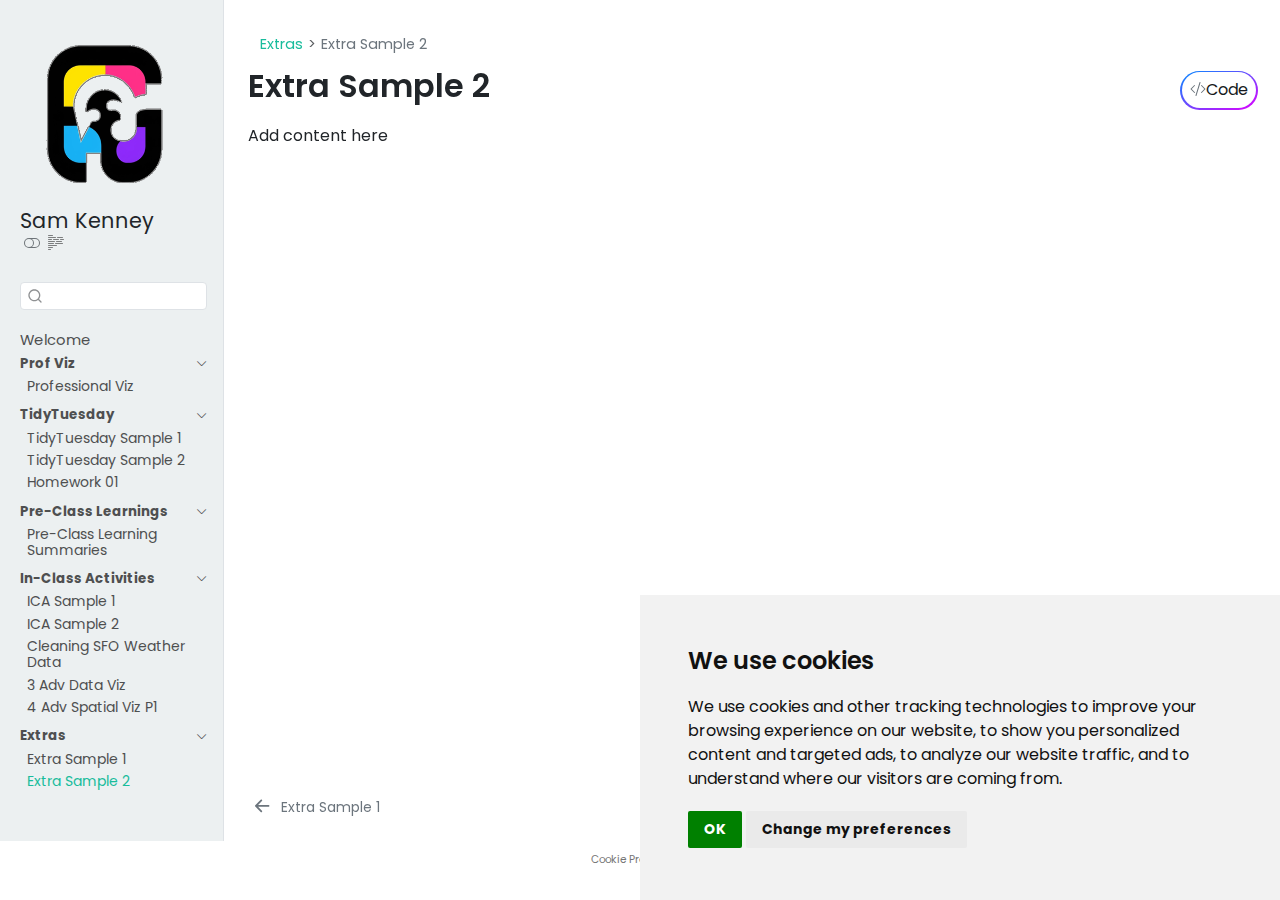
<file: extra/extra-sample2.html>
<!DOCTYPE html>
<html xmlns="http://www.w3.org/1999/xhtml" lang="en" xml:lang="en"><head>

<meta charset="utf-8">
<meta name="generator" content="quarto-1.8.25">

<meta name="viewport" content="width=device-width, initial-scale=1.0, user-scalable=yes">


<title>Extra Sample 2 – COMP/STAT212 Portfolio</title>
<style>
code{white-space: pre-wrap;}
span.smallcaps{font-variant: small-caps;}
div.columns{display: flex; gap: min(4vw, 1.5em);}
div.column{flex: auto; overflow-x: auto;}
div.hanging-indent{margin-left: 1.5em; text-indent: -1.5em;}
ul.task-list{list-style: none;}
ul.task-list li input[type="checkbox"] {
  width: 0.8em;
  margin: 0 0.8em 0.2em -1em; /* quarto-specific, see https://github.com/quarto-dev/quarto-cli/issues/4556 */ 
  vertical-align: middle;
}
/* CSS for syntax highlighting */
html { -webkit-text-size-adjust: 100%; }
pre > code.sourceCode { white-space: pre; position: relative; }
pre > code.sourceCode > span { display: inline-block; line-height: 1.25; }
pre > code.sourceCode > span:empty { height: 1.2em; }
.sourceCode { overflow: visible; }
code.sourceCode > span { color: inherit; text-decoration: inherit; }
div.sourceCode { margin: 1em 0; }
pre.sourceCode { margin: 0; }
@media screen {
div.sourceCode { overflow: auto; }
}
@media print {
pre > code.sourceCode { white-space: pre-wrap; }
pre > code.sourceCode > span { text-indent: -5em; padding-left: 5em; }
}
pre.numberSource code
  { counter-reset: source-line 0; }
pre.numberSource code > span
  { position: relative; left: -4em; counter-increment: source-line; }
pre.numberSource code > span > a:first-child::before
  { content: counter(source-line);
    position: relative; left: -1em; text-align: right; vertical-align: baseline;
    border: none; display: inline-block;
    -webkit-touch-callout: none; -webkit-user-select: none;
    -khtml-user-select: none; -moz-user-select: none;
    -ms-user-select: none; user-select: none;
    padding: 0 4px; width: 4em;
  }
pre.numberSource { margin-left: 3em;  padding-left: 4px; }
div.sourceCode
  {   }
@media screen {
pre > code.sourceCode > span > a:first-child::before { text-decoration: underline; }
}
</style>


<script src="../site_libs/quarto-nav/quarto-nav.js"></script>
<script src="../site_libs/clipboard/clipboard.min.js"></script>
<script src="../site_libs/quarto-search/autocomplete.umd.js"></script>
<script src="../site_libs/quarto-search/fuse.min.js"></script>
<script src="../site_libs/quarto-search/quarto-search.js"></script>
<meta name="quarto:offset" content="../">
<link href="../extra/extra-sample1.html" rel="prev">
<script src="../site_libs/cookie-consent/cookie-consent.js"></script>
<link href="../site_libs/cookie-consent/cookie-consent.css" rel="stylesheet">
<script src="../site_libs/quarto-html/quarto.js" type="module"></script>
<script src="../site_libs/quarto-html/tabsets/tabsets.js" type="module"></script>
<script src="../site_libs/quarto-html/axe/axe-check.js" type="module"></script>
<script src="../site_libs/quarto-html/popper.min.js"></script>
<script src="../site_libs/quarto-html/tippy.umd.min.js"></script>
<script src="../site_libs/quarto-html/anchor.min.js"></script>
<link href="../site_libs/quarto-html/tippy.css" rel="stylesheet">
<link href="../site_libs/quarto-html/quarto-syntax-highlighting-7b89279ff1a6dce999919e0e67d4d9ec.css" rel="stylesheet" class="quarto-color-scheme" id="quarto-text-highlighting-styles">
<link href="../site_libs/quarto-html/quarto-syntax-highlighting-dark-707d8167ce6003fca903bfe2be84ab7f.css" rel="stylesheet" class="quarto-color-scheme quarto-color-alternate" id="quarto-text-highlighting-styles">
<link href="../site_libs/quarto-html/quarto-syntax-highlighting-7b89279ff1a6dce999919e0e67d4d9ec.css" rel="stylesheet" class="quarto-color-scheme-extra" id="quarto-text-highlighting-styles">
<script src="../site_libs/bootstrap/bootstrap.min.js"></script>
<link href="../site_libs/bootstrap/bootstrap-icons.css" rel="stylesheet">
<link href="../site_libs/bootstrap/bootstrap-16eaaa9b790cfaabc94008ee33c52662.min.css" rel="stylesheet" append-hash="true" class="quarto-color-scheme" id="quarto-bootstrap" data-mode="light">
<link href="../site_libs/bootstrap/bootstrap-dark-2b3e8dfe8c7d4b2781b388bd72db8514.min.css" rel="stylesheet" append-hash="true" class="quarto-color-scheme quarto-color-alternate" id="quarto-bootstrap" data-mode="dark">
<link href="../site_libs/bootstrap/bootstrap-16eaaa9b790cfaabc94008ee33c52662.min.css" rel="stylesheet" append-hash="true" class="quarto-color-scheme-extra" id="quarto-bootstrap" data-mode="light">
<script id="quarto-search-options" type="application/json">{
  "location": "sidebar",
  "copy-button": false,
  "collapse-after": 3,
  "panel-placement": "start",
  "type": "textbox",
  "limit": 50,
  "keyboard-shortcut": [
    "f",
    "/",
    "s"
  ],
  "show-item-context": false,
  "language": {
    "search-no-results-text": "No results",
    "search-matching-documents-text": "matching documents",
    "search-copy-link-title": "Copy link to search",
    "search-hide-matches-text": "Hide additional matches",
    "search-more-match-text": "more match in this document",
    "search-more-matches-text": "more matches in this document",
    "search-clear-button-title": "Clear",
    "search-text-placeholder": "",
    "search-detached-cancel-button-title": "Cancel",
    "search-submit-button-title": "Submit",
    "search-label": "Search"
  }
}</script>

<script type="text/javascript" charset="UTF-8">
document.addEventListener('DOMContentLoaded', function () {
cookieconsent.run({
  "notice_banner_type":"simple",
  "consent_type":"implied",
  "palette":"light",
  "language":"en",
  "page_load_consent_levels":["strictly-necessary","functionality","tracking","targeting"],
  "notice_banner_reject_button_hide":false,
  "preferences_center_close_button_hide":false,
  "website_name":""
  ,
"language":"en"
  });
});
</script> 
  
<style>html{ scroll-behavior: smooth; }</style>


<link rel="stylesheet" href="../style/custom.css">
</head>

<body class="nav-sidebar docked quarto-light"><script id="quarto-html-before-body" type="application/javascript">
    const toggleBodyColorMode = (bsSheetEl) => {
      const mode = bsSheetEl.getAttribute("data-mode");
      const bodyEl = window.document.querySelector("body");
      if (mode === "dark") {
        bodyEl.classList.add("quarto-dark");
        bodyEl.classList.remove("quarto-light");
      } else {
        bodyEl.classList.add("quarto-light");
        bodyEl.classList.remove("quarto-dark");
      }
    }
    const toggleBodyColorPrimary = () => {
      const bsSheetEl = window.document.querySelector("link#quarto-bootstrap:not([rel=disabled-stylesheet])");
      if (bsSheetEl) {
        toggleBodyColorMode(bsSheetEl);
      }
    }
    const setColorSchemeToggle = (alternate) => {
      const toggles = window.document.querySelectorAll('.quarto-color-scheme-toggle');
      for (let i=0; i < toggles.length; i++) {
        const toggle = toggles[i];
        if (toggle) {
          if (alternate) {
            toggle.classList.add("alternate");
          } else {
            toggle.classList.remove("alternate");
          }
        }
      }
    };
    const toggleColorMode = (alternate) => {
      // Switch the stylesheets
      const primaryStylesheets = window.document.querySelectorAll('link.quarto-color-scheme:not(.quarto-color-alternate)');
      const alternateStylesheets = window.document.querySelectorAll('link.quarto-color-scheme.quarto-color-alternate');
      manageTransitions('#quarto-margin-sidebar .nav-link', false);
      if (alternate) {
        // note: dark is layered on light, we don't disable primary!
        enableStylesheet(alternateStylesheets);
        for (const sheetNode of alternateStylesheets) {
          if (sheetNode.id === "quarto-bootstrap") {
            toggleBodyColorMode(sheetNode);
          }
        }
      } else {
        disableStylesheet(alternateStylesheets);
        enableStylesheet(primaryStylesheets)
        toggleBodyColorPrimary();
      }
      manageTransitions('#quarto-margin-sidebar .nav-link', true);
      // Switch the toggles
      setColorSchemeToggle(alternate)
      // Hack to workaround the fact that safari doesn't
      // properly recolor the scrollbar when toggling (#1455)
      if (navigator.userAgent.indexOf('Safari') > 0 && navigator.userAgent.indexOf('Chrome') == -1) {
        manageTransitions("body", false);
        window.scrollTo(0, 1);
        setTimeout(() => {
          window.scrollTo(0, 0);
          manageTransitions("body", true);
        }, 40);
      }
    }
    const disableStylesheet = (stylesheets) => {
      for (let i=0; i < stylesheets.length; i++) {
        const stylesheet = stylesheets[i];
        stylesheet.rel = 'disabled-stylesheet';
      }
    }
    const enableStylesheet = (stylesheets) => {
      for (let i=0; i < stylesheets.length; i++) {
        const stylesheet = stylesheets[i];
        if(stylesheet.rel !== 'stylesheet') { // for Chrome, which will still FOUC without this check
          stylesheet.rel = 'stylesheet';
        }
      }
    }
    const manageTransitions = (selector, allowTransitions) => {
      const els = window.document.querySelectorAll(selector);
      for (let i=0; i < els.length; i++) {
        const el = els[i];
        if (allowTransitions) {
          el.classList.remove('notransition');
        } else {
          el.classList.add('notransition');
        }
      }
    }
    const isFileUrl = () => {
      return window.location.protocol === 'file:';
    }
    const hasAlternateSentinel = () => {
      let styleSentinel = getColorSchemeSentinel();
      if (styleSentinel !== null) {
        return styleSentinel === "alternate";
      } else {
        return false;
      }
    }
    const setStyleSentinel = (alternate) => {
      const value = alternate ? "alternate" : "default";
      if (!isFileUrl()) {
        window.localStorage.setItem("quarto-color-scheme", value);
      } else {
        localAlternateSentinel = value;
      }
    }
    const getColorSchemeSentinel = () => {
      if (!isFileUrl()) {
        const storageValue = window.localStorage.getItem("quarto-color-scheme");
        return storageValue != null ? storageValue : localAlternateSentinel;
      } else {
        return localAlternateSentinel;
      }
    }
    const toggleGiscusIfUsed = (isAlternate, darkModeDefault) => {
      const baseTheme = document.querySelector('#giscus-base-theme')?.value ?? 'light';
      const alternateTheme = document.querySelector('#giscus-alt-theme')?.value ?? 'dark';
      let newTheme = '';
      if(authorPrefersDark) {
        newTheme = isAlternate ? baseTheme : alternateTheme;
      } else {
        newTheme = isAlternate ? alternateTheme : baseTheme;
      }
      const changeGiscusTheme = () => {
        // From: https://github.com/giscus/giscus/issues/336
        const sendMessage = (message) => {
          const iframe = document.querySelector('iframe.giscus-frame');
          if (!iframe) return;
          iframe.contentWindow.postMessage({ giscus: message }, 'https://giscus.app');
        }
        sendMessage({
          setConfig: {
            theme: newTheme
          }
        });
      }
      const isGiscussLoaded = window.document.querySelector('iframe.giscus-frame') !== null;
      if (isGiscussLoaded) {
        changeGiscusTheme();
      }
    };
    const authorPrefersDark = false;
    const darkModeDefault = authorPrefersDark;
      document.querySelector('link#quarto-text-highlighting-styles.quarto-color-scheme-extra').rel = 'disabled-stylesheet';
      document.querySelector('link#quarto-bootstrap.quarto-color-scheme-extra').rel = 'disabled-stylesheet';
    let localAlternateSentinel = darkModeDefault ? 'alternate' : 'default';
    // Dark / light mode switch
    window.quartoToggleColorScheme = () => {
      // Read the current dark / light value
      let toAlternate = !hasAlternateSentinel();
      toggleColorMode(toAlternate);
      setStyleSentinel(toAlternate);
      toggleGiscusIfUsed(toAlternate, darkModeDefault);
      window.dispatchEvent(new Event('resize'));
    };
    // Switch to dark mode if need be
    if (hasAlternateSentinel()) {
      toggleColorMode(true);
    } else {
      toggleColorMode(false);
    }
  </script>

<div id="quarto-search-results"></div>
  <header id="quarto-header" class="headroom fixed-top">
  <nav class="quarto-secondary-nav">
    <div class="container-fluid d-flex">
      <button type="button" class="quarto-btn-toggle btn" data-bs-toggle="collapse" role="button" data-bs-target=".quarto-sidebar-collapse-item" aria-controls="quarto-sidebar" aria-expanded="false" aria-label="Toggle sidebar navigation" onclick="if (window.quartoToggleHeadroom) { window.quartoToggleHeadroom(); }">
        <i class="bi bi-layout-text-sidebar-reverse"></i>
      </button>
        <nav class="quarto-page-breadcrumbs" aria-label="breadcrumb"><ol class="breadcrumb"><li class="breadcrumb-item"><a href="../extra/extra-sample1.html">Extras</a></li><li class="breadcrumb-item"><a href="../extra/extra-sample2.html"><span class="chapter-title">Extra Sample 2</span></a></li></ol></nav>
        <a class="flex-grow-1" role="navigation" data-bs-toggle="collapse" data-bs-target=".quarto-sidebar-collapse-item" aria-controls="quarto-sidebar" aria-expanded="false" aria-label="Toggle sidebar navigation" onclick="if (window.quartoToggleHeadroom) { window.quartoToggleHeadroom(); }">      
        </a>
      <button type="button" class="btn quarto-search-button" aria-label="Search" onclick="window.quartoOpenSearch();">
        <i class="bi bi-search"></i>
      </button>
    </div>
  </nav>
</header>
<!-- content -->
<div id="quarto-content" class="quarto-container page-columns page-rows-contents page-layout-full">
<!-- sidebar -->
  <nav id="quarto-sidebar" class="sidebar collapse collapse-horizontal quarto-sidebar-collapse-item sidebar-navigation docked overflow-auto">
    <div class="pt-lg-2 mt-2 text-left sidebar-header sidebar-header-stacked">
      <a href="../index.html" class="sidebar-logo-link">
      <img src="../assets/sidebar-logo.png" alt="Random negative space illustration" class="sidebar-logo light-content py-0 d-lg-inline d-none">
      <img src="../assets/sidebar-logo.png" alt="Random negative space illustration" class="sidebar-logo dark-content py-0 d-lg-inline d-none">
      </a>
    <div class="sidebar-title mb-0 py-0">
      <a href="../">Sam Kenney</a> 
        <div class="sidebar-tools-main">
  <a href="" class="quarto-color-scheme-toggle quarto-navigation-tool  px-1" onclick="window.quartoToggleColorScheme(); return false;" title="Toggle dark mode"><i class="bi"></i></a>
  <a href="" class="quarto-reader-toggle quarto-navigation-tool px-1" onclick="window.quartoToggleReader(); return false;" title="Toggle reader mode">
  <div class="quarto-reader-toggle-btn">
  <i class="bi"></i>
  </div>
</a>
</div>
    </div>
      </div>
        <div class="mt-2 flex-shrink-0 align-items-center">
        <div class="sidebar-search">
        <div id="quarto-search" class="" title="Search"></div>
        </div>
        </div>
    <div class="sidebar-menu-container"> 
    <ul class="list-unstyled mt-1">
        <li class="sidebar-item">
  <div class="sidebar-item-container"> 
  <a href="../index.html" class="sidebar-item-text sidebar-link"><span class="chapter-title">Welcome</span></a>
  </div>
</li>
        <li class="sidebar-item sidebar-item-section">
      <div class="sidebar-item-container"> 
            <a class="sidebar-item-text sidebar-link text-start" data-bs-toggle="collapse" data-bs-target="#quarto-sidebar-section-1" role="navigation" aria-expanded="true">
 <span class="menu-text">Prof Viz</span></a>
          <a class="sidebar-item-toggle text-start" data-bs-toggle="collapse" data-bs-target="#quarto-sidebar-section-1" role="navigation" aria-expanded="true" aria-label="Toggle section">
            <i class="bi bi-chevron-right ms-2"></i>
          </a> 
      </div>
      <ul id="quarto-sidebar-section-1" class="collapse list-unstyled sidebar-section depth1 show">  
          <li class="sidebar-item">
  <div class="sidebar-item-container"> 
  <a href="../pv/pv-01.html" class="sidebar-item-text sidebar-link"><span class="chapter-title">Professional Viz</span></a>
  </div>
</li>
      </ul>
  </li>
        <li class="sidebar-item sidebar-item-section">
      <div class="sidebar-item-container"> 
            <a class="sidebar-item-text sidebar-link text-start" data-bs-toggle="collapse" data-bs-target="#quarto-sidebar-section-2" role="navigation" aria-expanded="true">
 <span class="menu-text">TidyTuesday</span></a>
          <a class="sidebar-item-toggle text-start" data-bs-toggle="collapse" data-bs-target="#quarto-sidebar-section-2" role="navigation" aria-expanded="true" aria-label="Toggle section">
            <i class="bi bi-chevron-right ms-2"></i>
          </a> 
      </div>
      <ul id="quarto-sidebar-section-2" class="collapse list-unstyled sidebar-section depth1 show">  
          <li class="sidebar-item">
  <div class="sidebar-item-container"> 
  <a href="../tt/2025-07-08.html" class="sidebar-item-text sidebar-link"><span class="chapter-title">TidyTuesday Sample 1</span></a>
  </div>
</li>
          <li class="sidebar-item">
  <div class="sidebar-item-container"> 
  <a href="../tt/2025-07-15.html" class="sidebar-item-text sidebar-link"><span class="chapter-title">TidyTuesday Sample 2</span></a>
  </div>
</li>
          <li class="sidebar-item">
  <div class="sidebar-item-container"> 
  <a href="../tt/hw01-tt.html" class="sidebar-item-text sidebar-link"><span class="chapter-title">Homework 01</span></a>
  </div>
</li>
      </ul>
  </li>
        <li class="sidebar-item sidebar-item-section">
      <div class="sidebar-item-container"> 
            <a class="sidebar-item-text sidebar-link text-start" data-bs-toggle="collapse" data-bs-target="#quarto-sidebar-section-3" role="navigation" aria-expanded="true">
 <span class="menu-text">Pre-Class Learnings</span></a>
          <a class="sidebar-item-toggle text-start" data-bs-toggle="collapse" data-bs-target="#quarto-sidebar-section-3" role="navigation" aria-expanded="true" aria-label="Toggle section">
            <i class="bi bi-chevron-right ms-2"></i>
          </a> 
      </div>
      <ul id="quarto-sidebar-section-3" class="collapse list-unstyled sidebar-section depth1 show">  
          <li class="sidebar-item">
  <div class="sidebar-item-container"> 
  <a href="../pcl/pcl.html" class="sidebar-item-text sidebar-link"><span class="chapter-title">Pre-Class Learning Summaries</span></a>
  </div>
</li>
      </ul>
  </li>
        <li class="sidebar-item sidebar-item-section">
      <div class="sidebar-item-container"> 
            <a class="sidebar-item-text sidebar-link text-start" data-bs-toggle="collapse" data-bs-target="#quarto-sidebar-section-4" role="navigation" aria-expanded="true">
 <span class="menu-text">In-Class Activities</span></a>
          <a class="sidebar-item-toggle text-start" data-bs-toggle="collapse" data-bs-target="#quarto-sidebar-section-4" role="navigation" aria-expanded="true" aria-label="Toggle section">
            <i class="bi bi-chevron-right ms-2"></i>
          </a> 
      </div>
      <ul id="quarto-sidebar-section-4" class="collapse list-unstyled sidebar-section depth1 show">  
          <li class="sidebar-item">
  <div class="sidebar-item-container"> 
  <a href="../ica/ica-sample1.html" class="sidebar-item-text sidebar-link"><span class="chapter-title">ICA Sample 1</span></a>
  </div>
</li>
          <li class="sidebar-item">
  <div class="sidebar-item-container"> 
  <a href="../ica/ica-sample2.html" class="sidebar-item-text sidebar-link"><span class="chapter-title">ICA Sample 2</span></a>
  </div>
</li>
          <li class="sidebar-item">
  <div class="sidebar-item-container"> 
  <a href="../ica/cleaning.html" class="sidebar-item-text sidebar-link"><span class="chapter-title">Cleaning SFO Weather Data</span></a>
  </div>
</li>
          <li class="sidebar-item">
  <div class="sidebar-item-container"> 
  <a href="../ica/03-adv-ggplot-notes.html" class="sidebar-item-text sidebar-link"><span class="chapter-title">3 Adv Data Viz</span></a>
  </div>
</li>
          <li class="sidebar-item">
  <div class="sidebar-item-container"> 
  <a href="../ica/ica4/src/04-adv-maps-1-notes.html" class="sidebar-item-text sidebar-link"><span class="chapter-title">4 Adv Spatial Viz P1</span></a>
  </div>
</li>
      </ul>
  </li>
        <li class="sidebar-item sidebar-item-section">
      <div class="sidebar-item-container"> 
            <a class="sidebar-item-text sidebar-link text-start" data-bs-toggle="collapse" data-bs-target="#quarto-sidebar-section-5" role="navigation" aria-expanded="true">
 <span class="menu-text">Extras</span></a>
          <a class="sidebar-item-toggle text-start" data-bs-toggle="collapse" data-bs-target="#quarto-sidebar-section-5" role="navigation" aria-expanded="true" aria-label="Toggle section">
            <i class="bi bi-chevron-right ms-2"></i>
          </a> 
      </div>
      <ul id="quarto-sidebar-section-5" class="collapse list-unstyled sidebar-section depth1 show">  
          <li class="sidebar-item">
  <div class="sidebar-item-container"> 
  <a href="../extra/extra-sample1.html" class="sidebar-item-text sidebar-link"><span class="chapter-title">Extra Sample 1</span></a>
  </div>
</li>
          <li class="sidebar-item">
  <div class="sidebar-item-container"> 
  <a href="../extra/extra-sample2.html" class="sidebar-item-text sidebar-link active"><span class="chapter-title">Extra Sample 2</span></a>
  </div>
</li>
      </ul>
  </li>
    </ul>
    </div>
</nav>
<div id="quarto-sidebar-glass" class="quarto-sidebar-collapse-item" data-bs-toggle="collapse" data-bs-target=".quarto-sidebar-collapse-item"></div>
<!-- margin-sidebar -->
    <div id="quarto-margin-sidebar" class="sidebar margin-sidebar zindex-bottom">
        
    </div>
<!-- main -->
<main class="content column-page-right" id="quarto-document-content">


<header id="title-block-header" class="quarto-title-block default"><nav class="quarto-page-breadcrumbs quarto-title-breadcrumbs d-none d-lg-block" aria-label="breadcrumb"><ol class="breadcrumb"><li class="breadcrumb-item"><a href="../extra/extra-sample1.html">Extras</a></li><li class="breadcrumb-item"><a href="../extra/extra-sample2.html"><span class="chapter-title">Extra Sample 2</span></a></li></ol></nav>
<div class="quarto-title">
<div class="quarto-title-block"><div><h1 class="title"><span class="chapter-title">Extra Sample 2</span></h1><button type="button" class="btn code-tools-button" id="quarto-code-tools-source"><i class="bi"></i> Code</button></div></div>
</div>



<div class="quarto-title-meta column-page-right">

    
  
    
  </div>
  


</header>


<p>Add content here</p>


<!-- -->


</main> <!-- /main -->
<script id="quarto-html-after-body" type="application/javascript">
  window.document.addEventListener("DOMContentLoaded", function (event) {
    // Ensure there is a toggle, if there isn't float one in the top right
    if (window.document.querySelector('.quarto-color-scheme-toggle') === null) {
      const a = window.document.createElement('a');
      a.classList.add('top-right');
      a.classList.add('quarto-color-scheme-toggle');
      a.href = "";
      a.onclick = function() { try { window.quartoToggleColorScheme(); } catch {} return false; };
      const i = window.document.createElement("i");
      i.classList.add('bi');
      a.appendChild(i);
      window.document.body.appendChild(a);
    }
    setColorSchemeToggle(hasAlternateSentinel())
    const icon = "";
    const anchorJS = new window.AnchorJS();
    anchorJS.options = {
      placement: 'right',
      icon: icon
    };
    anchorJS.add('.anchored');
    const isCodeAnnotation = (el) => {
      for (const clz of el.classList) {
        if (clz.startsWith('code-annotation-')) {                     
          return true;
        }
      }
      return false;
    }
    const onCopySuccess = function(e) {
      // button target
      const button = e.trigger;
      // don't keep focus
      button.blur();
      // flash "checked"
      button.classList.add('code-copy-button-checked');
      var currentTitle = button.getAttribute("title");
      button.setAttribute("title", "Copied!");
      let tooltip;
      if (window.bootstrap) {
        button.setAttribute("data-bs-toggle", "tooltip");
        button.setAttribute("data-bs-placement", "left");
        button.setAttribute("data-bs-title", "Copied!");
        tooltip = new bootstrap.Tooltip(button, 
          { trigger: "manual", 
            customClass: "code-copy-button-tooltip",
            offset: [0, -8]});
        tooltip.show();    
      }
      setTimeout(function() {
        if (tooltip) {
          tooltip.hide();
          button.removeAttribute("data-bs-title");
          button.removeAttribute("data-bs-toggle");
          button.removeAttribute("data-bs-placement");
        }
        button.setAttribute("title", currentTitle);
        button.classList.remove('code-copy-button-checked');
      }, 1000);
      // clear code selection
      e.clearSelection();
    }
    const getTextToCopy = function(trigger) {
      const outerScaffold = trigger.parentElement.cloneNode(true);
      const codeEl = outerScaffold.querySelector('code');
      for (const childEl of codeEl.children) {
        if (isCodeAnnotation(childEl)) {
          childEl.remove();
        }
      }
      return codeEl.innerText;
    }
    const clipboard = new window.ClipboardJS('.code-copy-button:not([data-in-quarto-modal])', {
      text: getTextToCopy
    });
    clipboard.on('success', onCopySuccess);
    if (window.document.getElementById('quarto-embedded-source-code-modal')) {
      const clipboardModal = new window.ClipboardJS('.code-copy-button[data-in-quarto-modal]', {
        text: getTextToCopy,
        container: window.document.getElementById('quarto-embedded-source-code-modal')
      });
      clipboardModal.on('success', onCopySuccess);
    }
    const viewSource = window.document.getElementById('quarto-view-source') ||
                       window.document.getElementById('quarto-code-tools-source');
    if (viewSource) {
      const sourceUrl = viewSource.getAttribute("data-quarto-source-url");
      viewSource.addEventListener("click", function(e) {
        if (sourceUrl) {
          // rstudio viewer pane
          if (/\bcapabilities=\b/.test(window.location)) {
            window.open(sourceUrl);
          } else {
            window.location.href = sourceUrl;
          }
        } else {
          const modal = new bootstrap.Modal(document.getElementById('quarto-embedded-source-code-modal'));
          modal.show();
        }
        return false;
      });
    }
    function toggleCodeHandler(show) {
      return function(e) {
        const detailsSrc = window.document.querySelectorAll(".cell > details > .sourceCode");
        for (let i=0; i<detailsSrc.length; i++) {
          const details = detailsSrc[i].parentElement;
          if (show) {
            details.open = true;
          } else {
            details.removeAttribute("open");
          }
        }
        const cellCodeDivs = window.document.querySelectorAll(".cell > .sourceCode");
        const fromCls = show ? "hidden" : "unhidden";
        const toCls = show ? "unhidden" : "hidden";
        for (let i=0; i<cellCodeDivs.length; i++) {
          const codeDiv = cellCodeDivs[i];
          if (codeDiv.classList.contains(fromCls)) {
            codeDiv.classList.remove(fromCls);
            codeDiv.classList.add(toCls);
          } 
        }
        return false;
      }
    }
    const hideAllCode = window.document.getElementById("quarto-hide-all-code");
    if (hideAllCode) {
      hideAllCode.addEventListener("click", toggleCodeHandler(false));
    }
    const showAllCode = window.document.getElementById("quarto-show-all-code");
    if (showAllCode) {
      showAllCode.addEventListener("click", toggleCodeHandler(true));
    }
      var localhostRegex = new RegExp(/^(?:http|https):\/\/localhost\:?[0-9]*\//);
      var mailtoRegex = new RegExp(/^mailto:/);
        var filterRegex = new RegExp('/' + window.location.host + '/');
      var isInternal = (href) => {
          return filterRegex.test(href) || localhostRegex.test(href) || mailtoRegex.test(href);
      }
      // Inspect non-navigation links and adorn them if external
     var links = window.document.querySelectorAll('a[href]:not(.nav-link):not(.navbar-brand):not(.toc-action):not(.sidebar-link):not(.sidebar-item-toggle):not(.pagination-link):not(.no-external):not([aria-hidden]):not(.dropdown-item):not(.quarto-navigation-tool):not(.about-link)');
      for (var i=0; i<links.length; i++) {
        const link = links[i];
        if (!isInternal(link.href)) {
          // undo the damage that might have been done by quarto-nav.js in the case of
          // links that we want to consider external
          if (link.dataset.originalHref !== undefined) {
            link.href = link.dataset.originalHref;
          }
            // target, if specified
            link.setAttribute("target", "_blank");
            if (link.getAttribute("rel") === null) {
              link.setAttribute("rel", "noopener");
            }
        }
      }
    function tippyHover(el, contentFn, onTriggerFn, onUntriggerFn) {
      const config = {
        allowHTML: true,
        maxWidth: 500,
        delay: 100,
        arrow: false,
        appendTo: function(el) {
            return el.parentElement;
        },
        interactive: true,
        interactiveBorder: 10,
        theme: 'quarto',
        placement: 'bottom-start',
      };
      if (contentFn) {
        config.content = contentFn;
      }
      if (onTriggerFn) {
        config.onTrigger = onTriggerFn;
      }
      if (onUntriggerFn) {
        config.onUntrigger = onUntriggerFn;
      }
      window.tippy(el, config); 
    }
    const noterefs = window.document.querySelectorAll('a[role="doc-noteref"]');
    for (var i=0; i<noterefs.length; i++) {
      const ref = noterefs[i];
      tippyHover(ref, function() {
        // use id or data attribute instead here
        let href = ref.getAttribute('data-footnote-href') || ref.getAttribute('href');
        try { href = new URL(href).hash; } catch {}
        const id = href.replace(/^#\/?/, "");
        const note = window.document.getElementById(id);
        if (note) {
          return note.innerHTML;
        } else {
          return "";
        }
      });
    }
    const xrefs = window.document.querySelectorAll('a.quarto-xref');
    const processXRef = (id, note) => {
      // Strip column container classes
      const stripColumnClz = (el) => {
        el.classList.remove("page-full", "page-columns");
        if (el.children) {
          for (const child of el.children) {
            stripColumnClz(child);
          }
        }
      }
      stripColumnClz(note)
      if (id === null || id.startsWith('sec-')) {
        // Special case sections, only their first couple elements
        const container = document.createElement("div");
        if (note.children && note.children.length > 2) {
          container.appendChild(note.children[0].cloneNode(true));
          for (let i = 1; i < note.children.length; i++) {
            const child = note.children[i];
            if (child.tagName === "P" && child.innerText === "") {
              continue;
            } else {
              container.appendChild(child.cloneNode(true));
              break;
            }
          }
          if (window.Quarto?.typesetMath) {
            window.Quarto.typesetMath(container);
          }
          return container.innerHTML
        } else {
          if (window.Quarto?.typesetMath) {
            window.Quarto.typesetMath(note);
          }
          return note.innerHTML;
        }
      } else {
        // Remove any anchor links if they are present
        const anchorLink = note.querySelector('a.anchorjs-link');
        if (anchorLink) {
          anchorLink.remove();
        }
        if (window.Quarto?.typesetMath) {
          window.Quarto.typesetMath(note);
        }
        if (note.classList.contains("callout")) {
          return note.outerHTML;
        } else {
          return note.innerHTML;
        }
      }
    }
    for (var i=0; i<xrefs.length; i++) {
      const xref = xrefs[i];
      tippyHover(xref, undefined, function(instance) {
        instance.disable();
        let url = xref.getAttribute('href');
        let hash = undefined; 
        if (url.startsWith('#')) {
          hash = url;
        } else {
          try { hash = new URL(url).hash; } catch {}
        }
        if (hash) {
          const id = hash.replace(/^#\/?/, "");
          const note = window.document.getElementById(id);
          if (note !== null) {
            try {
              const html = processXRef(id, note.cloneNode(true));
              instance.setContent(html);
            } finally {
              instance.enable();
              instance.show();
            }
          } else {
            // See if we can fetch this
            fetch(url.split('#')[0])
            .then(res => res.text())
            .then(html => {
              const parser = new DOMParser();
              const htmlDoc = parser.parseFromString(html, "text/html");
              const note = htmlDoc.getElementById(id);
              if (note !== null) {
                const html = processXRef(id, note);
                instance.setContent(html);
              } 
            }).finally(() => {
              instance.enable();
              instance.show();
            });
          }
        } else {
          // See if we can fetch a full url (with no hash to target)
          // This is a special case and we should probably do some content thinning / targeting
          fetch(url)
          .then(res => res.text())
          .then(html => {
            const parser = new DOMParser();
            const htmlDoc = parser.parseFromString(html, "text/html");
            const note = htmlDoc.querySelector('main.content');
            if (note !== null) {
              // This should only happen for chapter cross references
              // (since there is no id in the URL)
              // remove the first header
              if (note.children.length > 0 && note.children[0].tagName === "HEADER") {
                note.children[0].remove();
              }
              const html = processXRef(null, note);
              instance.setContent(html);
            } 
          }).finally(() => {
            instance.enable();
            instance.show();
          });
        }
      }, function(instance) {
      });
    }
        let selectedAnnoteEl;
        const selectorForAnnotation = ( cell, annotation) => {
          let cellAttr = 'data-code-cell="' + cell + '"';
          let lineAttr = 'data-code-annotation="' +  annotation + '"';
          const selector = 'span[' + cellAttr + '][' + lineAttr + ']';
          return selector;
        }
        const selectCodeLines = (annoteEl) => {
          const doc = window.document;
          const targetCell = annoteEl.getAttribute("data-target-cell");
          const targetAnnotation = annoteEl.getAttribute("data-target-annotation");
          const annoteSpan = window.document.querySelector(selectorForAnnotation(targetCell, targetAnnotation));
          const lines = annoteSpan.getAttribute("data-code-lines").split(",");
          const lineIds = lines.map((line) => {
            return targetCell + "-" + line;
          })
          let top = null;
          let height = null;
          let parent = null;
          if (lineIds.length > 0) {
              //compute the position of the single el (top and bottom and make a div)
              const el = window.document.getElementById(lineIds[0]);
              top = el.offsetTop;
              height = el.offsetHeight;
              parent = el.parentElement.parentElement;
            if (lineIds.length > 1) {
              const lastEl = window.document.getElementById(lineIds[lineIds.length - 1]);
              const bottom = lastEl.offsetTop + lastEl.offsetHeight;
              height = bottom - top;
            }
            if (top !== null && height !== null && parent !== null) {
              // cook up a div (if necessary) and position it 
              let div = window.document.getElementById("code-annotation-line-highlight");
              if (div === null) {
                div = window.document.createElement("div");
                div.setAttribute("id", "code-annotation-line-highlight");
                div.style.position = 'absolute';
                parent.appendChild(div);
              }
              div.style.top = top - 2 + "px";
              div.style.height = height + 4 + "px";
              div.style.left = 0;
              let gutterDiv = window.document.getElementById("code-annotation-line-highlight-gutter");
              if (gutterDiv === null) {
                gutterDiv = window.document.createElement("div");
                gutterDiv.setAttribute("id", "code-annotation-line-highlight-gutter");
                gutterDiv.style.position = 'absolute';
                const codeCell = window.document.getElementById(targetCell);
                const gutter = codeCell.querySelector('.code-annotation-gutter');
                gutter.appendChild(gutterDiv);
              }
              gutterDiv.style.top = top - 2 + "px";
              gutterDiv.style.height = height + 4 + "px";
            }
            selectedAnnoteEl = annoteEl;
          }
        };
        const unselectCodeLines = () => {
          const elementsIds = ["code-annotation-line-highlight", "code-annotation-line-highlight-gutter"];
          elementsIds.forEach((elId) => {
            const div = window.document.getElementById(elId);
            if (div) {
              div.remove();
            }
          });
          selectedAnnoteEl = undefined;
        };
          // Handle positioning of the toggle
      window.addEventListener(
        "resize",
        throttle(() => {
          elRect = undefined;
          if (selectedAnnoteEl) {
            selectCodeLines(selectedAnnoteEl);
          }
        }, 10)
      );
      function throttle(fn, ms) {
      let throttle = false;
      let timer;
        return (...args) => {
          if(!throttle) { // first call gets through
              fn.apply(this, args);
              throttle = true;
          } else { // all the others get throttled
              if(timer) clearTimeout(timer); // cancel #2
              timer = setTimeout(() => {
                fn.apply(this, args);
                timer = throttle = false;
              }, ms);
          }
        };
      }
        // Attach click handler to the DT
        const annoteDls = window.document.querySelectorAll('dt[data-target-cell]');
        for (const annoteDlNode of annoteDls) {
          annoteDlNode.addEventListener('click', (event) => {
            const clickedEl = event.target;
            if (clickedEl !== selectedAnnoteEl) {
              unselectCodeLines();
              const activeEl = window.document.querySelector('dt[data-target-cell].code-annotation-active');
              if (activeEl) {
                activeEl.classList.remove('code-annotation-active');
              }
              selectCodeLines(clickedEl);
              clickedEl.classList.add('code-annotation-active');
            } else {
              // Unselect the line
              unselectCodeLines();
              clickedEl.classList.remove('code-annotation-active');
            }
          });
        }
    const findCites = (el) => {
      const parentEl = el.parentElement;
      if (parentEl) {
        const cites = parentEl.dataset.cites;
        if (cites) {
          return {
            el,
            cites: cites.split(' ')
          };
        } else {
          return findCites(el.parentElement)
        }
      } else {
        return undefined;
      }
    };
    var bibliorefs = window.document.querySelectorAll('a[role="doc-biblioref"]');
    for (var i=0; i<bibliorefs.length; i++) {
      const ref = bibliorefs[i];
      const citeInfo = findCites(ref);
      if (citeInfo) {
        tippyHover(citeInfo.el, function() {
          var popup = window.document.createElement('div');
          citeInfo.cites.forEach(function(cite) {
            var citeDiv = window.document.createElement('div');
            citeDiv.classList.add('hanging-indent');
            citeDiv.classList.add('csl-entry');
            var biblioDiv = window.document.getElementById('ref-' + cite);
            if (biblioDiv) {
              citeDiv.innerHTML = biblioDiv.innerHTML;
            }
            popup.appendChild(citeDiv);
          });
          return popup.innerHTML;
        });
      }
    }
  });
  </script>
<nav class="page-navigation column-page-right">
  <div class="nav-page nav-page-previous">
      <a href="../extra/extra-sample1.html" class="pagination-link" aria-label="Extra Sample 1">
        <i class="bi bi-arrow-left-short"></i> <span class="nav-page-text"><span class="chapter-title">Extra Sample 1</span></span>
      </a>          
  </div>
  <div class="nav-page nav-page-next">
  </div>
</nav><div class="modal fade" id="quarto-embedded-source-code-modal" tabindex="-1" aria-labelledby="quarto-embedded-source-code-modal-label" aria-hidden="true"><div class="modal-dialog modal-dialog-scrollable"><div class="modal-content"><div class="modal-header"><h5 class="modal-title" id="quarto-embedded-source-code-modal-label">Source Code</h5><button class="btn-close" data-bs-dismiss="modal"></button></div><div class="modal-body"><div class="">
<div class="code-copy-outer-scaffold"><div class="sourceCode" id="cb1" data-shortcodes="false"><pre class="sourceCode numberSource markdown number-lines code-with-copy"><code class="sourceCode markdown"><span id="cb1-1"><a href="#cb1-1"></a><span class="co">---</span></span>
<span id="cb1-2"><a href="#cb1-2"></a><span class="an">title:</span><span class="co"> "Extra Sample 2"</span></span>
<span id="cb1-3"><a href="#cb1-3"></a><span class="co">---</span></span>
<span id="cb1-4"><a href="#cb1-4"></a></span>
<span id="cb1-5"><a href="#cb1-5"></a>Add content here</span></code></pre></div><button title="Copy to Clipboard" class="code-copy-button" data-in-quarto-modal=""><i class="bi"></i></button></div>
</div></div></div></div></div>
</div> <!-- /content -->
<footer class="footer">
  <div class="nav-footer">
    <div class="nav-footer-left">
      &nbsp;
    </div>   
    <div class="nav-footer-center">

<div class="cookie-consent-footer"><a href="#" id="open_preferences_center">Cookie Preferences</a></div></div>
    <div class="nav-footer-right">
      &nbsp;
    </div>
  </div>
</footer>




<script src="../site_libs/quarto-html/zenscroll-min.js"></script>
</body></html>
</file>
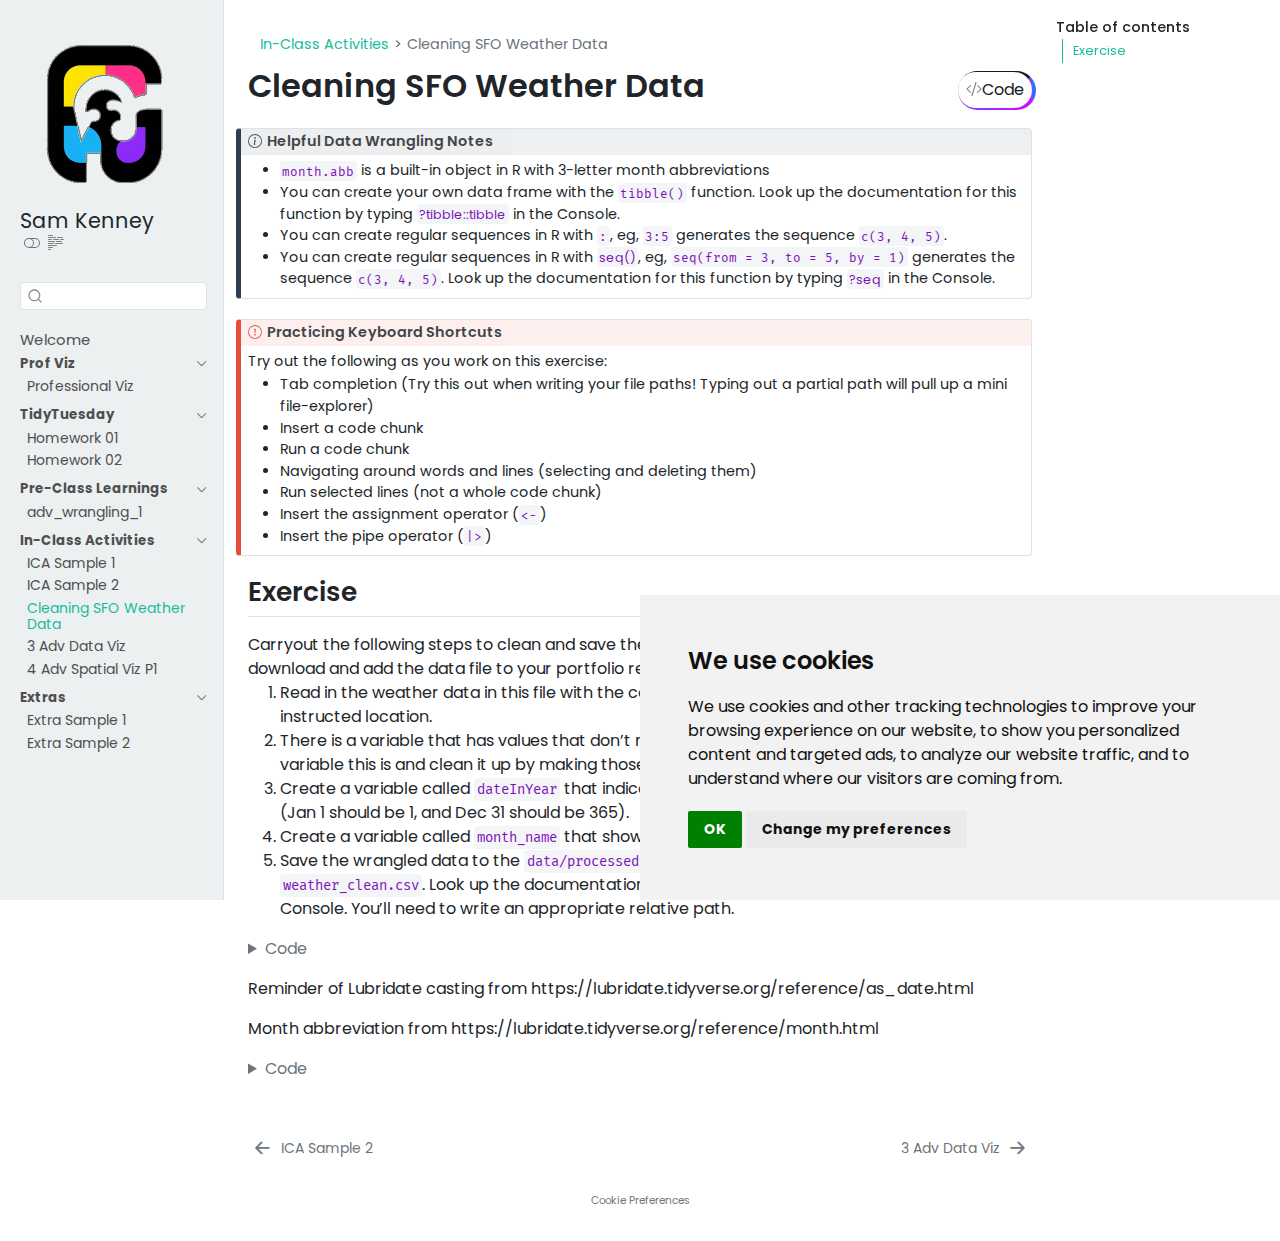
<file: ica/cleaning.html>
<!DOCTYPE html>
<html xmlns="http://www.w3.org/1999/xhtml" lang="en" xml:lang="en"><head>
<meta http-equiv="Content-Type" content="text/html; charset=UTF-8">
<meta charset="utf-8">
<meta name="generator" content="quarto-1.8.25">
<meta name="viewport" content="width=device-width, initial-scale=1.0, user-scalable=yes">
<title>Cleaning SFO Weather Data – COMP/STAT212 Portfolio</title>
<style>
code{white-space: pre-wrap;}
span.smallcaps{font-variant: small-caps;}
div.columns{display: flex; gap: min(4vw, 1.5em);}
div.column{flex: auto; overflow-x: auto;}
div.hanging-indent{margin-left: 1.5em; text-indent: -1.5em;}
ul.task-list{list-style: none;}
ul.task-list li input[type="checkbox"] {
  width: 0.8em;
  margin: 0 0.8em 0.2em -1em; /* quarto-specific, see https://github.com/quarto-dev/quarto-cli/issues/4556 */ 
  vertical-align: middle;
}
/* CSS for syntax highlighting */
html { -webkit-text-size-adjust: 100%; }
pre > code.sourceCode { white-space: pre; position: relative; }
pre > code.sourceCode > span { display: inline-block; line-height: 1.25; }
pre > code.sourceCode > span:empty { height: 1.2em; }
.sourceCode { overflow: visible; }
code.sourceCode > span { color: inherit; text-decoration: inherit; }
div.sourceCode { margin: 1em 0; }
pre.sourceCode { margin: 0; }
@media screen {
div.sourceCode { overflow: auto; }
}
@media print {
pre > code.sourceCode { white-space: pre-wrap; }
pre > code.sourceCode > span { text-indent: -5em; padding-left: 5em; }
}
pre.numberSource code
  { counter-reset: source-line 0; }
pre.numberSource code > span
  { position: relative; left: -4em; counter-increment: source-line; }
pre.numberSource code > span > a:first-child::before
  { content: counter(source-line);
    position: relative; left: -1em; text-align: right; vertical-align: baseline;
    border: none; display: inline-block;
    -webkit-touch-callout: none; -webkit-user-select: none;
    -khtml-user-select: none; -moz-user-select: none;
    -ms-user-select: none; user-select: none;
    padding: 0 4px; width: 4em;
  }
pre.numberSource { margin-left: 3em;  padding-left: 4px; }
div.sourceCode
  {   }
@media screen {
pre > code.sourceCode > span > a:first-child::before { text-decoration: underline; }
}
</style>

<script src="../site_libs/quarto-nav/quarto-nav.js"></script>
<script src="../site_libs/clipboard/clipboard.min.js"></script>
<script src="../site_libs/quarto-search/autocomplete.umd.js"></script>
<script src="../site_libs/quarto-search/fuse.min.js"></script>
<script src="../site_libs/quarto-search/quarto-search.js"></script>
<meta name="quarto:offset" content="../">
<link href="../ica/03-adv-ggplot-notes.html" rel="next">
<link href="../ica/ica-sample2.html" rel="prev">
<script src="../site_libs/cookie-consent/cookie-consent.js"></script>
<link href="../site_libs/cookie-consent/cookie-consent.css" rel="stylesheet">
<script src="../site_libs/quarto-html/quarto.js" type="module"></script>
<script src="../site_libs/quarto-html/tabsets/tabsets.js" type="module"></script>
<script src="../site_libs/quarto-html/axe/axe-check.js" type="module"></script>
<script src="../site_libs/quarto-html/popper.min.js"></script>
<script src="../site_libs/quarto-html/tippy.umd.min.js"></script>
<script src="../site_libs/quarto-html/anchor.min.js"></script>
<link href="../site_libs/quarto-html/tippy.css" rel="stylesheet">
<link href="../site_libs/quarto-html/quarto-syntax-highlighting-7b89279ff1a6dce999919e0e67d4d9ec.css" rel="stylesheet" class="quarto-color-scheme" id="quarto-text-highlighting-styles">
<link href="../site_libs/quarto-html/quarto-syntax-highlighting-dark-707d8167ce6003fca903bfe2be84ab7f.css" rel="stylesheet" class="quarto-color-scheme quarto-color-alternate" id="quarto-text-highlighting-styles">
<link href="../site_libs/quarto-html/quarto-syntax-highlighting-7b89279ff1a6dce999919e0e67d4d9ec.css" rel="stylesheet" class="quarto-color-scheme-extra" id="quarto-text-highlighting-styles">
<script src="../site_libs/bootstrap/bootstrap.min.js"></script>
<link href="../site_libs/bootstrap/bootstrap-icons.css" rel="stylesheet">
<link href="../site_libs/bootstrap/bootstrap-16eaaa9b790cfaabc94008ee33c52662.min.css" rel="stylesheet" append-hash="true" class="quarto-color-scheme" id="quarto-bootstrap" data-mode="light">
<link href="../site_libs/bootstrap/bootstrap-dark-2b3e8dfe8c7d4b2781b388bd72db8514.min.css" rel="stylesheet" append-hash="true" class="quarto-color-scheme quarto-color-alternate" id="quarto-bootstrap" data-mode="dark">
<link href="../site_libs/bootstrap/bootstrap-16eaaa9b790cfaabc94008ee33c52662.min.css" rel="stylesheet" append-hash="true" class="quarto-color-scheme-extra" id="quarto-bootstrap" data-mode="light"><script id="quarto-search-options" type="application/json">{
  "location": "sidebar",
  "copy-button": false,
  "collapse-after": 3,
  "panel-placement": "start",
  "type": "textbox",
  "limit": 50,
  "keyboard-shortcut": [
    "f",
    "/",
    "s"
  ],
  "show-item-context": false,
  "language": {
    "search-no-results-text": "No results",
    "search-matching-documents-text": "matching documents",
    "search-copy-link-title": "Copy link to search",
    "search-hide-matches-text": "Hide additional matches",
    "search-more-match-text": "more match in this document",
    "search-more-matches-text": "more matches in this document",
    "search-clear-button-title": "Clear",
    "search-text-placeholder": "",
    "search-detached-cancel-button-title": "Cancel",
    "search-submit-button-title": "Submit",
    "search-label": "Search"
  }
}</script><script type="text/javascript" charset="UTF-8">
document.addEventListener('DOMContentLoaded', function () {
cookieconsent.run({
  "notice_banner_type":"simple",
  "consent_type":"implied",
  "palette":"light",
  "language":"en",
  "page_load_consent_levels":["strictly-necessary","functionality","tracking","targeting"],
  "notice_banner_reject_button_hide":false,
  "preferences_center_close_button_hide":false,
  "website_name":""
  ,
"language":"en"
  });
});
</script><style>html{ scroll-behavior: smooth; }</style>
<link rel="stylesheet" href="../style/custom.css">
</head>
<body class="nav-sidebar docked quarto-light"><script id="quarto-html-before-body" type="application/javascript">
    const toggleBodyColorMode = (bsSheetEl) => {
      const mode = bsSheetEl.getAttribute("data-mode");
      const bodyEl = window.document.querySelector("body");
      if (mode === "dark") {
        bodyEl.classList.add("quarto-dark");
        bodyEl.classList.remove("quarto-light");
      } else {
        bodyEl.classList.add("quarto-light");
        bodyEl.classList.remove("quarto-dark");
      }
    }
    const toggleBodyColorPrimary = () => {
      const bsSheetEl = window.document.querySelector("link#quarto-bootstrap:not([rel=disabled-stylesheet])");
      if (bsSheetEl) {
        toggleBodyColorMode(bsSheetEl);
      }
    }
    const setColorSchemeToggle = (alternate) => {
      const toggles = window.document.querySelectorAll('.quarto-color-scheme-toggle');
      for (let i=0; i < toggles.length; i++) {
        const toggle = toggles[i];
        if (toggle) {
          if (alternate) {
            toggle.classList.add("alternate");
          } else {
            toggle.classList.remove("alternate");
          }
        }
      }
    };
    const toggleColorMode = (alternate) => {
      // Switch the stylesheets
      const primaryStylesheets = window.document.querySelectorAll('link.quarto-color-scheme:not(.quarto-color-alternate)');
      const alternateStylesheets = window.document.querySelectorAll('link.quarto-color-scheme.quarto-color-alternate');
      manageTransitions('#quarto-margin-sidebar .nav-link', false);
      if (alternate) {
        // note: dark is layered on light, we don't disable primary!
        enableStylesheet(alternateStylesheets);
        for (const sheetNode of alternateStylesheets) {
          if (sheetNode.id === "quarto-bootstrap") {
            toggleBodyColorMode(sheetNode);
          }
        }
      } else {
        disableStylesheet(alternateStylesheets);
        enableStylesheet(primaryStylesheets)
        toggleBodyColorPrimary();
      }
      manageTransitions('#quarto-margin-sidebar .nav-link', true);
      // Switch the toggles
      setColorSchemeToggle(alternate)
      // Hack to workaround the fact that safari doesn't
      // properly recolor the scrollbar when toggling (#1455)
      if (navigator.userAgent.indexOf('Safari') > 0 && navigator.userAgent.indexOf('Chrome') == -1) {
        manageTransitions("body", false);
        window.scrollTo(0, 1);
        setTimeout(() => {
          window.scrollTo(0, 0);
          manageTransitions("body", true);
        }, 40);
      }
    }
    const disableStylesheet = (stylesheets) => {
      for (let i=0; i < stylesheets.length; i++) {
        const stylesheet = stylesheets[i];
        stylesheet.rel = 'disabled-stylesheet';
      }
    }
    const enableStylesheet = (stylesheets) => {
      for (let i=0; i < stylesheets.length; i++) {
        const stylesheet = stylesheets[i];
        if(stylesheet.rel !== 'stylesheet') { // for Chrome, which will still FOUC without this check
          stylesheet.rel = 'stylesheet';
        }
      }
    }
    const manageTransitions = (selector, allowTransitions) => {
      const els = window.document.querySelectorAll(selector);
      for (let i=0; i < els.length; i++) {
        const el = els[i];
        if (allowTransitions) {
          el.classList.remove('notransition');
        } else {
          el.classList.add('notransition');
        }
      }
    }
    const isFileUrl = () => {
      return window.location.protocol === 'file:';
    }
    const hasAlternateSentinel = () => {
      let styleSentinel = getColorSchemeSentinel();
      if (styleSentinel !== null) {
        return styleSentinel === "alternate";
      } else {
        return false;
      }
    }
    const setStyleSentinel = (alternate) => {
      const value = alternate ? "alternate" : "default";
      if (!isFileUrl()) {
        window.localStorage.setItem("quarto-color-scheme", value);
      } else {
        localAlternateSentinel = value;
      }
    }
    const getColorSchemeSentinel = () => {
      if (!isFileUrl()) {
        const storageValue = window.localStorage.getItem("quarto-color-scheme");
        return storageValue != null ? storageValue : localAlternateSentinel;
      } else {
        return localAlternateSentinel;
      }
    }
    const toggleGiscusIfUsed = (isAlternate, darkModeDefault) => {
      const baseTheme = document.querySelector('#giscus-base-theme')?.value ?? 'light';
      const alternateTheme = document.querySelector('#giscus-alt-theme')?.value ?? 'dark';
      let newTheme = '';
      if(authorPrefersDark) {
        newTheme = isAlternate ? baseTheme : alternateTheme;
      } else {
        newTheme = isAlternate ? alternateTheme : baseTheme;
      }
      const changeGiscusTheme = () => {
        // From: https://github.com/giscus/giscus/issues/336
        const sendMessage = (message) => {
          const iframe = document.querySelector('iframe.giscus-frame');
          if (!iframe) return;
          iframe.contentWindow.postMessage({ giscus: message }, 'https://giscus.app');
        }
        sendMessage({
          setConfig: {
            theme: newTheme
          }
        });
      }
      const isGiscussLoaded = window.document.querySelector('iframe.giscus-frame') !== null;
      if (isGiscussLoaded) {
        changeGiscusTheme();
      }
    };
    const authorPrefersDark = false;
    const darkModeDefault = authorPrefersDark;
      document.querySelector('link#quarto-text-highlighting-styles.quarto-color-scheme-extra').rel = 'disabled-stylesheet';
      document.querySelector('link#quarto-bootstrap.quarto-color-scheme-extra').rel = 'disabled-stylesheet';
    let localAlternateSentinel = darkModeDefault ? 'alternate' : 'default';
    // Dark / light mode switch
    window.quartoToggleColorScheme = () => {
      // Read the current dark / light value
      let toAlternate = !hasAlternateSentinel();
      toggleColorMode(toAlternate);
      setStyleSentinel(toAlternate);
      toggleGiscusIfUsed(toAlternate, darkModeDefault);
      window.dispatchEvent(new Event('resize'));
    };
    // Switch to dark mode if need be
    if (hasAlternateSentinel()) {
      toggleColorMode(true);
    } else {
      toggleColorMode(false);
    }
  </script>

<div id="quarto-search-results"></div>
  <header id="quarto-header" class="headroom fixed-top"><nav class="quarto-secondary-nav"><div class="container-fluid d-flex">
      <button type="button" class="quarto-btn-toggle btn" data-bs-toggle="collapse" role="button" data-bs-target=".quarto-sidebar-collapse-item" aria-controls="quarto-sidebar" aria-expanded="false" aria-label="Toggle sidebar navigation" onclick="if (window.quartoToggleHeadroom) { window.quartoToggleHeadroom(); }">
        <i class="bi bi-layout-text-sidebar-reverse"></i>
      </button>
        <nav class="quarto-page-breadcrumbs" aria-label="breadcrumb"><ol class="breadcrumb"><li class="breadcrumb-item"><a href="../ica/ica-sample1.html">In-Class Activities</a></li><li class="breadcrumb-item"><a href="../ica/cleaning.html"><span class="chapter-title">Cleaning SFO Weather Data</span></a></li></ol></nav>
        <a class="flex-grow-1" role="navigation" data-bs-toggle="collapse" data-bs-target=".quarto-sidebar-collapse-item" aria-controls="quarto-sidebar" aria-expanded="false" aria-label="Toggle sidebar navigation" onclick="if (window.quartoToggleHeadroom) { window.quartoToggleHeadroom(); }">      
        </a>
      <button type="button" class="btn quarto-search-button" aria-label="Search" onclick="window.quartoOpenSearch();">
        <i class="bi bi-search"></i>
      </button>
    </div>
  </nav></header><!-- content --><div id="quarto-content" class="quarto-container page-columns page-rows-contents page-layout-full">
<!-- sidebar -->
  <nav id="quarto-sidebar" class="sidebar collapse collapse-horizontal quarto-sidebar-collapse-item sidebar-navigation docked overflow-auto"><div class="pt-lg-2 mt-2 text-left sidebar-header sidebar-header-stacked">
      <a href="../index.html" class="sidebar-logo-link">
      <img src="../assets/sidebar-logo.png" alt="Random negative space illustration" class="sidebar-logo light-content py-0 d-lg-inline d-none"><img src="../assets/sidebar-logo.png" alt="Random negative space illustration" class="sidebar-logo dark-content py-0 d-lg-inline d-none"></a>
    <div class="sidebar-title mb-0 py-0">
      <a href="../">Sam Kenney</a> 
        <div class="sidebar-tools-main">
  <a href="" class="quarto-color-scheme-toggle quarto-navigation-tool  px-1" onclick="window.quartoToggleColorScheme(); return false;" title="Toggle dark mode"><i class="bi"></i></a>
  <a href="" class="quarto-reader-toggle quarto-navigation-tool px-1" onclick="window.quartoToggleReader(); return false;" title="Toggle reader mode">
  <div class="quarto-reader-toggle-btn">
  <i class="bi"></i>
  </div>
</a>
</div>
    </div>
      </div>
        <div class="mt-2 flex-shrink-0 align-items-center">
        <div class="sidebar-search">
        <div id="quarto-search" class="" title="Search"></div>
        </div>
        </div>
    <div class="sidebar-menu-container"> 
    <ul class="list-unstyled mt-1">
<li class="sidebar-item">
  <div class="sidebar-item-container"> 
  <a href="../index.html" class="sidebar-item-text sidebar-link"><span class="chapter-title">Welcome</span></a>
  </div>
</li>
        <li class="sidebar-item sidebar-item-section">
      <div class="sidebar-item-container"> 
            <a class="sidebar-item-text sidebar-link text-start" data-bs-toggle="collapse" data-bs-target="#quarto-sidebar-section-1" role="navigation" aria-expanded="true">
 <span class="menu-text">Prof Viz</span></a>
          <a class="sidebar-item-toggle text-start" data-bs-toggle="collapse" data-bs-target="#quarto-sidebar-section-1" role="navigation" aria-expanded="true" aria-label="Toggle section">
            <i class="bi bi-chevron-right ms-2"></i>
          </a> 
      </div>
      <ul id="quarto-sidebar-section-1" class="collapse list-unstyled sidebar-section depth1 show">
<li class="sidebar-item">
  <div class="sidebar-item-container"> 
  <a href="../pv/pv-01.html" class="sidebar-item-text sidebar-link"><span class="chapter-title">Professional Viz</span></a>
  </div>
</li>
      </ul>
</li>
        <li class="sidebar-item sidebar-item-section">
      <div class="sidebar-item-container"> 
            <a class="sidebar-item-text sidebar-link text-start" data-bs-toggle="collapse" data-bs-target="#quarto-sidebar-section-2" role="navigation" aria-expanded="true">
 <span class="menu-text">TidyTuesday</span></a>
          <a class="sidebar-item-toggle text-start" data-bs-toggle="collapse" data-bs-target="#quarto-sidebar-section-2" role="navigation" aria-expanded="true" aria-label="Toggle section">
            <i class="bi bi-chevron-right ms-2"></i>
          </a> 
      </div>
      <ul id="quarto-sidebar-section-2" class="collapse list-unstyled sidebar-section depth1 show">
<li class="sidebar-item">
  <div class="sidebar-item-container"> 
  <a href="../tt/hw01-tt.html" class="sidebar-item-text sidebar-link"><span class="chapter-title">Homework 01</span></a>
  </div>
</li>
          <li class="sidebar-item">
  <div class="sidebar-item-container"> 
  <a href="../tt/hw02-tt.html" class="sidebar-item-text sidebar-link"><span class="chapter-title">Homework 02</span></a>
  </div>
</li>
      </ul>
</li>
        <li class="sidebar-item sidebar-item-section">
      <div class="sidebar-item-container"> 
            <a class="sidebar-item-text sidebar-link text-start" data-bs-toggle="collapse" data-bs-target="#quarto-sidebar-section-3" role="navigation" aria-expanded="true">
 <span class="menu-text">Pre-Class Learnings</span></a>
          <a class="sidebar-item-toggle text-start" data-bs-toggle="collapse" data-bs-target="#quarto-sidebar-section-3" role="navigation" aria-expanded="true" aria-label="Toggle section">
            <i class="bi bi-chevron-right ms-2"></i>
          </a> 
      </div>
      <ul id="quarto-sidebar-section-3" class="collapse list-unstyled sidebar-section depth1 show">
<li class="sidebar-item">
  <div class="sidebar-item-container"> 
  <a href="../pcl/adv_wrangling_1.html" class="sidebar-item-text sidebar-link"><span class="chapter-title">adv_wrangling_1</span></a>
  </div>
</li>
      </ul>
</li>
        <li class="sidebar-item sidebar-item-section">
      <div class="sidebar-item-container"> 
            <a class="sidebar-item-text sidebar-link text-start" data-bs-toggle="collapse" data-bs-target="#quarto-sidebar-section-4" role="navigation" aria-expanded="true">
 <span class="menu-text">In-Class Activities</span></a>
          <a class="sidebar-item-toggle text-start" data-bs-toggle="collapse" data-bs-target="#quarto-sidebar-section-4" role="navigation" aria-expanded="true" aria-label="Toggle section">
            <i class="bi bi-chevron-right ms-2"></i>
          </a> 
      </div>
      <ul id="quarto-sidebar-section-4" class="collapse list-unstyled sidebar-section depth1 show">
<li class="sidebar-item">
  <div class="sidebar-item-container"> 
  <a href="../ica/ica-sample1.html" class="sidebar-item-text sidebar-link"><span class="chapter-title">ICA Sample 1</span></a>
  </div>
</li>
          <li class="sidebar-item">
  <div class="sidebar-item-container"> 
  <a href="../ica/ica-sample2.html" class="sidebar-item-text sidebar-link"><span class="chapter-title">ICA Sample 2</span></a>
  </div>
</li>
          <li class="sidebar-item">
  <div class="sidebar-item-container"> 
  <a href="../ica/cleaning.html" class="sidebar-item-text sidebar-link active"><span class="chapter-title">Cleaning SFO Weather Data</span></a>
  </div>
</li>
          <li class="sidebar-item">
  <div class="sidebar-item-container"> 
  <a href="../ica/03-adv-ggplot-notes.html" class="sidebar-item-text sidebar-link"><span class="chapter-title">3 Adv Data Viz</span></a>
  </div>
</li>
          <li class="sidebar-item">
  <div class="sidebar-item-container"> 
  <a href="../ica/ica4/src/04-adv-maps-1-notes.html" class="sidebar-item-text sidebar-link"><span class="chapter-title">4 Adv Spatial Viz P1</span></a>
  </div>
</li>
      </ul>
</li>
        <li class="sidebar-item sidebar-item-section">
      <div class="sidebar-item-container"> 
            <a class="sidebar-item-text sidebar-link text-start" data-bs-toggle="collapse" data-bs-target="#quarto-sidebar-section-5" role="navigation" aria-expanded="true">
 <span class="menu-text">Extras</span></a>
          <a class="sidebar-item-toggle text-start" data-bs-toggle="collapse" data-bs-target="#quarto-sidebar-section-5" role="navigation" aria-expanded="true" aria-label="Toggle section">
            <i class="bi bi-chevron-right ms-2"></i>
          </a> 
      </div>
      <ul id="quarto-sidebar-section-5" class="collapse list-unstyled sidebar-section depth1 show">
<li class="sidebar-item">
  <div class="sidebar-item-container"> 
  <a href="../extra/extra-sample1.html" class="sidebar-item-text sidebar-link"><span class="chapter-title">Extra Sample 1</span></a>
  </div>
</li>
          <li class="sidebar-item">
  <div class="sidebar-item-container"> 
  <a href="../extra/extra-sample2.html" class="sidebar-item-text sidebar-link"><span class="chapter-title">Extra Sample 2</span></a>
  </div>
</li>
      </ul>
</li>
    </ul>
</div>
</nav><div id="quarto-sidebar-glass" class="quarto-sidebar-collapse-item" data-bs-toggle="collapse" data-bs-target=".quarto-sidebar-collapse-item"></div>
<!-- margin-sidebar -->
    <div id="quarto-margin-sidebar" class="sidebar margin-sidebar">
        <nav id="TOC" role="doc-toc" class="toc-active" data-toc-expanded="99"><h2 id="toc-title">Table of contents</h2>
   
  <ul>
<li><a href="#exercise" id="toc-exercise" class="nav-link active" data-scroll-target="#exercise">Exercise</a></li>
  </ul></nav>
    </div>
<!-- main -->
<main class="content column-body" id="quarto-document-content"><header id="title-block-header" class="quarto-title-block default"><nav class="quarto-page-breadcrumbs quarto-title-breadcrumbs d-none d-lg-block" aria-label="breadcrumb"><ol class="breadcrumb"><li class="breadcrumb-item"><a href="../ica/ica-sample1.html">In-Class Activities</a></li><li class="breadcrumb-item"><a href="../ica/cleaning.html"><span class="chapter-title">Cleaning SFO Weather Data</span></a></li></ol></nav><div class="quarto-title">
<div class="quarto-title-block"><div><h1 class="title"><span class="chapter-title">Cleaning SFO Weather Data</span></h1><button type="button" class="btn code-tools-button dropdown-toggle" id="quarto-code-tools-menu" data-bs-toggle="dropdown" aria-expanded="false"><i class="bi"></i> Code</button><ul class="dropdown-menu dropdown-menu-end" aria-labelelledby="quarto-code-tools-menu"><li><a id="quarto-show-all-code" class="dropdown-item" href="javascript:void(0)" role="button">Show All Code</a></li><li><a id="quarto-hide-all-code" class="dropdown-item" href="javascript:void(0)" role="button">Hide All Code</a></li><li><hr class="dropdown-divider"></li><li><a id="quarto-view-source" class="dropdown-item" href="javascript:void(0)" role="button">View Source</a></li></ul></div></div>
</div>



<div class="quarto-title-meta column-body">

    
  
    
  </div>
  


</header><div class="callout callout-style-default callout-note callout-titled" title="Helpful Data Wrangling Notes">
<div class="callout-header d-flex align-content-center">
<div class="callout-icon-container">
<i class="callout-icon"></i>
</div>
<div class="callout-title-container flex-fill">
<span class="screen-reader-only">Note</span>Helpful Data Wrangling Notes
</div>
</div>
<div class="callout-body-container callout-body">
<ul>
<li>
<code>month.abb</code> is a built-in object in R with 3-letter month abbreviations</li>
<li>You can create your own data frame with the <code>tibble()</code> function. Look up the documentation for this function by typing <code><a href="https://tibble.tidyverse.org/reference/tibble.html">?tibble::tibble</a></code> in the Console.</li>
<li>You can create regular sequences in R with <code>:</code>, eg, <code>3:5</code> generates the sequence <code>c(3, 4, 5)</code>.</li>
<li>You can create regular sequences in R with <code><a href="https://rdrr.io/r/base/seq.html">seq()</a></code>, eg, <code>seq(from = 3, to = 5, by = 1)</code> generates the sequence <code>c(3, 4, 5)</code>. Look up the documentation for this function by typing <code><a href="https://rdrr.io/r/base/seq.html">?seq</a></code> in the Console.</li>
</ul>
</div>
</div>
<div class="callout callout-style-default callout-important callout-titled" title="Practicing Keyboard Shortcuts">
<div class="callout-header d-flex align-content-center">
<div class="callout-icon-container">
<i class="callout-icon"></i>
</div>
<div class="callout-title-container flex-fill">
<span class="screen-reader-only">Important</span>Practicing Keyboard Shortcuts
</div>
</div>
<div class="callout-body-container callout-body">
<p>Try out the following as you work on this exercise:</p>
<ul>
<li>Tab completion (Try this out when writing your file paths! Typing out a partial path will pull up a mini file-explorer)</li>
<li>Insert a code chunk</li>
<li>Run a code chunk</li>
<li>Navigating around words and lines (selecting and deleting them)</li>
<li>Run selected lines (not a whole code chunk)</li>
<li>Insert the assignment operator (<code>&lt;-</code>)</li>
<li>Insert the pipe operator (<code>|&gt;</code>)</li>
</ul>
</div>
</div>
<section id="exercise" class="level2"><h2 class="anchored" data-anchor-id="exercise">Exercise</h2>
<p>Carryout the following steps to clean and save the San Francisco Weather data. Make sure to download and add the data file to your portfolio repository as instructed.</p>
<ol type="1">
<li>Read in the weather data in this file with the correct relative file path after you move it to the instructed location.</li>
<li>There is a variable that has values that don’t make sense in the data context. Figure out which variable this is and clean it up by making those values missing using <code>na_if()</code>.</li>
<li>Create a variable called <code>dateInYear</code> that indicates the day of the year (1-365) for each case. (Jan 1 should be 1, and Dec 31 should be 365).</li>
<li>Create a variable called <code>month_name</code> that shows the 3-letter abbreviation for each case.</li>
<li>Save the wrangled data to the <code>data/processed/</code> folder using <code>write_csv()</code>. Name this file <code>weather_clean.csv</code>. Look up the documentation for this function by typing <code>?write_csv</code> in the Console. You’ll need to write an appropriate relative path.</li>
</ol>
<div class="cell">
<details class="code-fold"><summary>Code</summary><div class="code-copy-outer-scaffold"><div class="sourceCode cell-code" id="cb1"><pre class="sourceCode numberSource r number-lines code-with-copy"><code class="sourceCode r"><span id="cb1-1"><a href="#cb1-1"></a><span class="fu">library</span>(tidyverse)</span>
<span id="cb1-2"><a href="#cb1-2"></a>weather_raw <span class="ot">&lt;-</span> <span class="fu">read.csv</span>(<span class="st">"./data/raw/weather.csv"</span>)</span></code></pre></div><button title="Copy to Clipboard" class="code-copy-button"><i class="bi"></i></button></div>
</details>
</div>
<p>Reminder of Lubridate casting from https://lubridate.tidyverse.org/reference/as_date.html</p>
<p>Month abbreviation from https://lubridate.tidyverse.org/reference/month.html</p>
<div class="cell">
<details class="code-fold"><summary>Code</summary><div class="code-copy-outer-scaffold"><div class="sourceCode cell-code" id="cb2"><pre class="sourceCode numberSource r number-lines code-with-copy"><code class="sourceCode r"><span id="cb2-1"><a href="#cb2-1"></a>weather_processed <span class="ot">&lt;-</span> weather_raw <span class="sc">%&gt;%</span></span>
<span id="cb2-2"><a href="#cb2-2"></a>  <span class="fu">mutate</span>(<span class="at">PrecipYr =</span> <span class="fu">na_if</span>(PrecipYr, <span class="dv">99999</span>)) <span class="sc">%&gt;%</span></span>
<span id="cb2-3"><a href="#cb2-3"></a>  <span class="fu">arrange</span>(Month, Day) <span class="sc">%&gt;%</span></span>
<span id="cb2-4"><a href="#cb2-4"></a>  <span class="fu">mutate</span>(<span class="at">dateInYear =</span> <span class="dv">1</span><span class="sc">:</span><span class="dv">365</span>) <span class="sc">%&gt;%</span></span>
<span id="cb2-5"><a href="#cb2-5"></a>  <span class="fu">mutate</span>(<span class="at">month_name =</span> month.abb[Month]) <span class="sc">%&gt;%</span></span>
<span id="cb2-6"><a href="#cb2-6"></a>  <span class="fu">write.csv</span>(<span class="st">"./data/cleaned/weather_processed.csv"</span>)</span></code></pre></div><button title="Copy to Clipboard" class="code-copy-button"><i class="bi"></i></button></div>
</details>
</div>


<!-- -->

</section></main><!-- /main --><script id="quarto-html-after-body" type="application/javascript">
  window.document.addEventListener("DOMContentLoaded", function (event) {
    // Ensure there is a toggle, if there isn't float one in the top right
    if (window.document.querySelector('.quarto-color-scheme-toggle') === null) {
      const a = window.document.createElement('a');
      a.classList.add('top-right');
      a.classList.add('quarto-color-scheme-toggle');
      a.href = "";
      a.onclick = function() { try { window.quartoToggleColorScheme(); } catch {} return false; };
      const i = window.document.createElement("i");
      i.classList.add('bi');
      a.appendChild(i);
      window.document.body.appendChild(a);
    }
    setColorSchemeToggle(hasAlternateSentinel())
    const icon = "";
    const anchorJS = new window.AnchorJS();
    anchorJS.options = {
      placement: 'right',
      icon: icon
    };
    anchorJS.add('.anchored');
    const isCodeAnnotation = (el) => {
      for (const clz of el.classList) {
        if (clz.startsWith('code-annotation-')) {                     
          return true;
        }
      }
      return false;
    }
    const onCopySuccess = function(e) {
      // button target
      const button = e.trigger;
      // don't keep focus
      button.blur();
      // flash "checked"
      button.classList.add('code-copy-button-checked');
      var currentTitle = button.getAttribute("title");
      button.setAttribute("title", "Copied!");
      let tooltip;
      if (window.bootstrap) {
        button.setAttribute("data-bs-toggle", "tooltip");
        button.setAttribute("data-bs-placement", "left");
        button.setAttribute("data-bs-title", "Copied!");
        tooltip = new bootstrap.Tooltip(button, 
          { trigger: "manual", 
            customClass: "code-copy-button-tooltip",
            offset: [0, -8]});
        tooltip.show();    
      }
      setTimeout(function() {
        if (tooltip) {
          tooltip.hide();
          button.removeAttribute("data-bs-title");
          button.removeAttribute("data-bs-toggle");
          button.removeAttribute("data-bs-placement");
        }
        button.setAttribute("title", currentTitle);
        button.classList.remove('code-copy-button-checked');
      }, 1000);
      // clear code selection
      e.clearSelection();
    }
    const getTextToCopy = function(trigger) {
      const outerScaffold = trigger.parentElement.cloneNode(true);
      const codeEl = outerScaffold.querySelector('code');
      for (const childEl of codeEl.children) {
        if (isCodeAnnotation(childEl)) {
          childEl.remove();
        }
      }
      return codeEl.innerText;
    }
    const clipboard = new window.ClipboardJS('.code-copy-button:not([data-in-quarto-modal])', {
      text: getTextToCopy
    });
    clipboard.on('success', onCopySuccess);
    if (window.document.getElementById('quarto-embedded-source-code-modal')) {
      const clipboardModal = new window.ClipboardJS('.code-copy-button[data-in-quarto-modal]', {
        text: getTextToCopy,
        container: window.document.getElementById('quarto-embedded-source-code-modal')
      });
      clipboardModal.on('success', onCopySuccess);
    }
    const viewSource = window.document.getElementById('quarto-view-source') ||
                       window.document.getElementById('quarto-code-tools-source');
    if (viewSource) {
      const sourceUrl = viewSource.getAttribute("data-quarto-source-url");
      viewSource.addEventListener("click", function(e) {
        if (sourceUrl) {
          // rstudio viewer pane
          if (/\bcapabilities=\b/.test(window.location)) {
            window.open(sourceUrl);
          } else {
            window.location.href = sourceUrl;
          }
        } else {
          const modal = new bootstrap.Modal(document.getElementById('quarto-embedded-source-code-modal'));
          modal.show();
        }
        return false;
      });
    }
    function toggleCodeHandler(show) {
      return function(e) {
        const detailsSrc = window.document.querySelectorAll(".cell > details > .sourceCode");
        for (let i=0; i<detailsSrc.length; i++) {
          const details = detailsSrc[i].parentElement;
          if (show) {
            details.open = true;
          } else {
            details.removeAttribute("open");
          }
        }
        const cellCodeDivs = window.document.querySelectorAll(".cell > .sourceCode");
        const fromCls = show ? "hidden" : "unhidden";
        const toCls = show ? "unhidden" : "hidden";
        for (let i=0; i<cellCodeDivs.length; i++) {
          const codeDiv = cellCodeDivs[i];
          if (codeDiv.classList.contains(fromCls)) {
            codeDiv.classList.remove(fromCls);
            codeDiv.classList.add(toCls);
          } 
        }
        return false;
      }
    }
    const hideAllCode = window.document.getElementById("quarto-hide-all-code");
    if (hideAllCode) {
      hideAllCode.addEventListener("click", toggleCodeHandler(false));
    }
    const showAllCode = window.document.getElementById("quarto-show-all-code");
    if (showAllCode) {
      showAllCode.addEventListener("click", toggleCodeHandler(true));
    }
      var localhostRegex = new RegExp(/^(?:http|https):\/\/localhost\:?[0-9]*\//);
      var mailtoRegex = new RegExp(/^mailto:/);
        var filterRegex = new RegExp('/' + window.location.host + '/');
      var isInternal = (href) => {
          return filterRegex.test(href) || localhostRegex.test(href) || mailtoRegex.test(href);
      }
      // Inspect non-navigation links and adorn them if external
     var links = window.document.querySelectorAll('a[href]:not(.nav-link):not(.navbar-brand):not(.toc-action):not(.sidebar-link):not(.sidebar-item-toggle):not(.pagination-link):not(.no-external):not([aria-hidden]):not(.dropdown-item):not(.quarto-navigation-tool):not(.about-link)');
      for (var i=0; i<links.length; i++) {
        const link = links[i];
        if (!isInternal(link.href)) {
          // undo the damage that might have been done by quarto-nav.js in the case of
          // links that we want to consider external
          if (link.dataset.originalHref !== undefined) {
            link.href = link.dataset.originalHref;
          }
            // target, if specified
            link.setAttribute("target", "_blank");
            if (link.getAttribute("rel") === null) {
              link.setAttribute("rel", "noopener");
            }
        }
      }
    function tippyHover(el, contentFn, onTriggerFn, onUntriggerFn) {
      const config = {
        allowHTML: true,
        maxWidth: 500,
        delay: 100,
        arrow: false,
        appendTo: function(el) {
            return el.parentElement;
        },
        interactive: true,
        interactiveBorder: 10,
        theme: 'quarto',
        placement: 'bottom-start',
      };
      if (contentFn) {
        config.content = contentFn;
      }
      if (onTriggerFn) {
        config.onTrigger = onTriggerFn;
      }
      if (onUntriggerFn) {
        config.onUntrigger = onUntriggerFn;
      }
      window.tippy(el, config); 
    }
    const noterefs = window.document.querySelectorAll('a[role="doc-noteref"]');
    for (var i=0; i<noterefs.length; i++) {
      const ref = noterefs[i];
      tippyHover(ref, function() {
        // use id or data attribute instead here
        let href = ref.getAttribute('data-footnote-href') || ref.getAttribute('href');
        try { href = new URL(href).hash; } catch {}
        const id = href.replace(/^#\/?/, "");
        const note = window.document.getElementById(id);
        if (note) {
          return note.innerHTML;
        } else {
          return "";
        }
      });
    }
    const xrefs = window.document.querySelectorAll('a.quarto-xref');
    const processXRef = (id, note) => {
      // Strip column container classes
      const stripColumnClz = (el) => {
        el.classList.remove("page-full", "page-columns");
        if (el.children) {
          for (const child of el.children) {
            stripColumnClz(child);
          }
        }
      }
      stripColumnClz(note)
      if (id === null || id.startsWith('sec-')) {
        // Special case sections, only their first couple elements
        const container = document.createElement("div");
        if (note.children && note.children.length > 2) {
          container.appendChild(note.children[0].cloneNode(true));
          for (let i = 1; i < note.children.length; i++) {
            const child = note.children[i];
            if (child.tagName === "P" && child.innerText === "") {
              continue;
            } else {
              container.appendChild(child.cloneNode(true));
              break;
            }
          }
          if (window.Quarto?.typesetMath) {
            window.Quarto.typesetMath(container);
          }
          return container.innerHTML
        } else {
          if (window.Quarto?.typesetMath) {
            window.Quarto.typesetMath(note);
          }
          return note.innerHTML;
        }
      } else {
        // Remove any anchor links if they are present
        const anchorLink = note.querySelector('a.anchorjs-link');
        if (anchorLink) {
          anchorLink.remove();
        }
        if (window.Quarto?.typesetMath) {
          window.Quarto.typesetMath(note);
        }
        if (note.classList.contains("callout")) {
          return note.outerHTML;
        } else {
          return note.innerHTML;
        }
      }
    }
    for (var i=0; i<xrefs.length; i++) {
      const xref = xrefs[i];
      tippyHover(xref, undefined, function(instance) {
        instance.disable();
        let url = xref.getAttribute('href');
        let hash = undefined; 
        if (url.startsWith('#')) {
          hash = url;
        } else {
          try { hash = new URL(url).hash; } catch {}
        }
        if (hash) {
          const id = hash.replace(/^#\/?/, "");
          const note = window.document.getElementById(id);
          if (note !== null) {
            try {
              const html = processXRef(id, note.cloneNode(true));
              instance.setContent(html);
            } finally {
              instance.enable();
              instance.show();
            }
          } else {
            // See if we can fetch this
            fetch(url.split('#')[0])
            .then(res => res.text())
            .then(html => {
              const parser = new DOMParser();
              const htmlDoc = parser.parseFromString(html, "text/html");
              const note = htmlDoc.getElementById(id);
              if (note !== null) {
                const html = processXRef(id, note);
                instance.setContent(html);
              } 
            }).finally(() => {
              instance.enable();
              instance.show();
            });
          }
        } else {
          // See if we can fetch a full url (with no hash to target)
          // This is a special case and we should probably do some content thinning / targeting
          fetch(url)
          .then(res => res.text())
          .then(html => {
            const parser = new DOMParser();
            const htmlDoc = parser.parseFromString(html, "text/html");
            const note = htmlDoc.querySelector('main.content');
            if (note !== null) {
              // This should only happen for chapter cross references
              // (since there is no id in the URL)
              // remove the first header
              if (note.children.length > 0 && note.children[0].tagName === "HEADER") {
                note.children[0].remove();
              }
              const html = processXRef(null, note);
              instance.setContent(html);
            } 
          }).finally(() => {
            instance.enable();
            instance.show();
          });
        }
      }, function(instance) {
      });
    }
        let selectedAnnoteEl;
        const selectorForAnnotation = ( cell, annotation) => {
          let cellAttr = 'data-code-cell="' + cell + '"';
          let lineAttr = 'data-code-annotation="' +  annotation + '"';
          const selector = 'span[' + cellAttr + '][' + lineAttr + ']';
          return selector;
        }
        const selectCodeLines = (annoteEl) => {
          const doc = window.document;
          const targetCell = annoteEl.getAttribute("data-target-cell");
          const targetAnnotation = annoteEl.getAttribute("data-target-annotation");
          const annoteSpan = window.document.querySelector(selectorForAnnotation(targetCell, targetAnnotation));
          const lines = annoteSpan.getAttribute("data-code-lines").split(",");
          const lineIds = lines.map((line) => {
            return targetCell + "-" + line;
          })
          let top = null;
          let height = null;
          let parent = null;
          if (lineIds.length > 0) {
              //compute the position of the single el (top and bottom and make a div)
              const el = window.document.getElementById(lineIds[0]);
              top = el.offsetTop;
              height = el.offsetHeight;
              parent = el.parentElement.parentElement;
            if (lineIds.length > 1) {
              const lastEl = window.document.getElementById(lineIds[lineIds.length - 1]);
              const bottom = lastEl.offsetTop + lastEl.offsetHeight;
              height = bottom - top;
            }
            if (top !== null && height !== null && parent !== null) {
              // cook up a div (if necessary) and position it 
              let div = window.document.getElementById("code-annotation-line-highlight");
              if (div === null) {
                div = window.document.createElement("div");
                div.setAttribute("id", "code-annotation-line-highlight");
                div.style.position = 'absolute';
                parent.appendChild(div);
              }
              div.style.top = top - 2 + "px";
              div.style.height = height + 4 + "px";
              div.style.left = 0;
              let gutterDiv = window.document.getElementById("code-annotation-line-highlight-gutter");
              if (gutterDiv === null) {
                gutterDiv = window.document.createElement("div");
                gutterDiv.setAttribute("id", "code-annotation-line-highlight-gutter");
                gutterDiv.style.position = 'absolute';
                const codeCell = window.document.getElementById(targetCell);
                const gutter = codeCell.querySelector('.code-annotation-gutter');
                gutter.appendChild(gutterDiv);
              }
              gutterDiv.style.top = top - 2 + "px";
              gutterDiv.style.height = height + 4 + "px";
            }
            selectedAnnoteEl = annoteEl;
          }
        };
        const unselectCodeLines = () => {
          const elementsIds = ["code-annotation-line-highlight", "code-annotation-line-highlight-gutter"];
          elementsIds.forEach((elId) => {
            const div = window.document.getElementById(elId);
            if (div) {
              div.remove();
            }
          });
          selectedAnnoteEl = undefined;
        };
          // Handle positioning of the toggle
      window.addEventListener(
        "resize",
        throttle(() => {
          elRect = undefined;
          if (selectedAnnoteEl) {
            selectCodeLines(selectedAnnoteEl);
          }
        }, 10)
      );
      function throttle(fn, ms) {
      let throttle = false;
      let timer;
        return (...args) => {
          if(!throttle) { // first call gets through
              fn.apply(this, args);
              throttle = true;
          } else { // all the others get throttled
              if(timer) clearTimeout(timer); // cancel #2
              timer = setTimeout(() => {
                fn.apply(this, args);
                timer = throttle = false;
              }, ms);
          }
        };
      }
        // Attach click handler to the DT
        const annoteDls = window.document.querySelectorAll('dt[data-target-cell]');
        for (const annoteDlNode of annoteDls) {
          annoteDlNode.addEventListener('click', (event) => {
            const clickedEl = event.target;
            if (clickedEl !== selectedAnnoteEl) {
              unselectCodeLines();
              const activeEl = window.document.querySelector('dt[data-target-cell].code-annotation-active');
              if (activeEl) {
                activeEl.classList.remove('code-annotation-active');
              }
              selectCodeLines(clickedEl);
              clickedEl.classList.add('code-annotation-active');
            } else {
              // Unselect the line
              unselectCodeLines();
              clickedEl.classList.remove('code-annotation-active');
            }
          });
        }
    const findCites = (el) => {
      const parentEl = el.parentElement;
      if (parentEl) {
        const cites = parentEl.dataset.cites;
        if (cites) {
          return {
            el,
            cites: cites.split(' ')
          };
        } else {
          return findCites(el.parentElement)
        }
      } else {
        return undefined;
      }
    };
    var bibliorefs = window.document.querySelectorAll('a[role="doc-biblioref"]');
    for (var i=0; i<bibliorefs.length; i++) {
      const ref = bibliorefs[i];
      const citeInfo = findCites(ref);
      if (citeInfo) {
        tippyHover(citeInfo.el, function() {
          var popup = window.document.createElement('div');
          citeInfo.cites.forEach(function(cite) {
            var citeDiv = window.document.createElement('div');
            citeDiv.classList.add('hanging-indent');
            citeDiv.classList.add('csl-entry');
            var biblioDiv = window.document.getElementById('ref-' + cite);
            if (biblioDiv) {
              citeDiv.innerHTML = biblioDiv.innerHTML;
            }
            popup.appendChild(citeDiv);
          });
          return popup.innerHTML;
        });
      }
    }
  });
  </script><nav class="page-navigation column-body"><div class="nav-page nav-page-previous">
      <a href="../ica/ica-sample2.html" class="pagination-link" aria-label="ICA Sample 2">
        <i class="bi bi-arrow-left-short"></i> <span class="nav-page-text"><span class="chapter-title">ICA Sample 2</span></span>
      </a>          
  </div>
  <div class="nav-page nav-page-next">
      <a href="../ica/03-adv-ggplot-notes.html" class="pagination-link" aria-label="3 Adv Data Viz">
        <span class="nav-page-text"><span class="chapter-title">3 Adv Data Viz</span></span> <i class="bi bi-arrow-right-short"></i>
      </a>
  </div>
</nav><div class="modal fade" id="quarto-embedded-source-code-modal" tabindex="-1" aria-labelledby="quarto-embedded-source-code-modal-label" aria-hidden="true"><div class="modal-dialog modal-dialog-scrollable"><div class="modal-content"><div class="modal-header"><h5 class="modal-title" id="quarto-embedded-source-code-modal-label">Source Code</h5><button class="btn-close" data-bs-dismiss="modal"></button></div><div class="modal-body"><div class="">
<div class="code-copy-outer-scaffold"><div class="sourceCode" id="cb3" data-shortcodes="false"><pre class="sourceCode numberSource markdown number-lines code-with-copy"><code class="sourceCode markdown"><span id="cb3-1"><a href="#cb3-1"></a><span class="co">---</span></span>
<span id="cb3-2"><a href="#cb3-2"></a><span class="an">title:</span><span class="co"> "Cleaning SFO Weather Data"</span></span>
<span id="cb3-3"><a href="#cb3-3"></a><span class="co">---</span></span>
<span id="cb3-4"><a href="#cb3-4"></a></span>
<span id="cb3-5"><a href="#cb3-5"></a>::: {.callout-note title="Helpful Data Wrangling Notes"}</span>
<span id="cb3-6"><a href="#cb3-6"></a><span class="ss">- </span><span class="in">`month.abb`</span> is a built-in object in R with 3-letter month abbreviations</span>
<span id="cb3-7"><a href="#cb3-7"></a><span class="ss">- </span>You can create your own data frame with the <span class="in">`tibble()`</span> function. Look up the documentation for this function by typing <span class="in">`?tibble::tibble`</span> in the Console.</span>
<span id="cb3-8"><a href="#cb3-8"></a><span class="ss">- </span>You can create regular sequences in R with <span class="in">`:`</span>, eg, <span class="in">`3:5`</span> generates the sequence <span class="in">`c(3, 4, 5)`</span>.</span>
<span id="cb3-9"><a href="#cb3-9"></a><span class="ss">- </span>You can create regular sequences in R with <span class="in">`seq()`</span>, eg, <span class="in">`seq(from = 3, to = 5, by = 1)`</span> generates the sequence <span class="in">`c(3, 4, 5)`</span>.  Look up the documentation for this function by typing <span class="in">`?seq`</span> in the Console.</span>
<span id="cb3-10"><a href="#cb3-10"></a>:::</span>
<span id="cb3-11"><a href="#cb3-11"></a></span>
<span id="cb3-12"><a href="#cb3-12"></a>::: {.callout-important title="Practicing Keyboard Shortcuts"}</span>
<span id="cb3-13"><a href="#cb3-13"></a>Try out the following as you work on this exercise:</span>
<span id="cb3-14"><a href="#cb3-14"></a></span>
<span id="cb3-15"><a href="#cb3-15"></a><span class="ss">- </span>Tab completion (Try this out when writing your file paths! Typing out a partial path will pull up a mini file-explorer)</span>
<span id="cb3-16"><a href="#cb3-16"></a><span class="ss">- </span>Insert a code chunk</span>
<span id="cb3-17"><a href="#cb3-17"></a><span class="ss">- </span>Run a code chunk</span>
<span id="cb3-18"><a href="#cb3-18"></a><span class="ss">- </span>Navigating around words and lines (selecting and deleting them)</span>
<span id="cb3-19"><a href="#cb3-19"></a><span class="ss">- </span>Run selected lines (not a whole code chunk)</span>
<span id="cb3-20"><a href="#cb3-20"></a><span class="ss">- </span>Insert the assignment operator (<span class="in">`&lt;-`</span>)</span>
<span id="cb3-21"><a href="#cb3-21"></a><span class="ss">- </span>Insert the pipe operator (<span class="in">`|&gt;`</span>)</span>
<span id="cb3-22"><a href="#cb3-22"></a>:::</span>
<span id="cb3-23"><a href="#cb3-23"></a></span>
<span id="cb3-24"><a href="#cb3-24"></a><span class="fu">## Exercise</span></span>
<span id="cb3-25"><a href="#cb3-25"></a></span>
<span id="cb3-26"><a href="#cb3-26"></a>Carryout the following steps to clean and save the San Francisco Weather data.  Make sure to download and add the data file to your portfolio repository as instructed.</span>
<span id="cb3-27"><a href="#cb3-27"></a></span>
<span id="cb3-28"><a href="#cb3-28"></a><span class="ss">1. </span>Read in the weather data in this file with the correct relative file path after you move it to the instructed location.</span>
<span id="cb3-29"><a href="#cb3-29"></a><span class="ss">2. </span>There is a variable that has values that don't make sense in the data context. Figure out which variable this is and clean it up by making those values missing using <span class="in">`na_if()`</span>.</span>
<span id="cb3-30"><a href="#cb3-30"></a><span class="ss">3. </span>Create a variable called <span class="in">`dateInYear`</span> that indicates the day of the year (1-365) for each case. (Jan 1 should be 1, and Dec 31 should be 365).</span>
<span id="cb3-31"><a href="#cb3-31"></a><span class="ss">4. </span>Create a variable called <span class="in">`month_name`</span> that shows the 3-letter abbreviation for each case.</span>
<span id="cb3-32"><a href="#cb3-32"></a><span class="ss">5. </span>Save the wrangled data to the <span class="in">`data/processed/`</span> folder using <span class="in">`write_csv()`</span>. Name this file <span class="in">`weather_clean.csv`</span>. Look up the documentation for this function by typing <span class="in">`?write_csv`</span> in the Console. You'll need to write an appropriate relative path.</span>
<span id="cb3-33"><a href="#cb3-33"></a></span>
<span id="cb3-34"><a href="#cb3-34"></a></span>
<span id="cb3-37"><a href="#cb3-37"></a><span class="in">```{r}</span></span>
<span id="cb3-38"><a href="#cb3-38"></a><span class="fu">library</span>(tidyverse)</span>
<span id="cb3-39"><a href="#cb3-39"></a>weather_raw <span class="ot">&lt;-</span> <span class="fu">read.csv</span>(<span class="st">"./data/raw/weather.csv"</span>)</span>
<span id="cb3-40"><a href="#cb3-40"></a><span class="in">```</span></span>
<span id="cb3-41"><a href="#cb3-41"></a>Reminder of Lubridate casting from https://lubridate.tidyverse.org/reference/as_date.html</span>
<span id="cb3-42"><a href="#cb3-42"></a></span>
<span id="cb3-43"><a href="#cb3-43"></a>Month abbreviation from https://lubridate.tidyverse.org/reference/month.html </span>
<span id="cb3-44"><a href="#cb3-44"></a></span>
<span id="cb3-45"><a href="#cb3-45"></a></span>
<span id="cb3-48"><a href="#cb3-48"></a><span class="in">```{r}</span></span>
<span id="cb3-49"><a href="#cb3-49"></a>weather_processed <span class="ot">&lt;-</span> weather_raw <span class="sc">%&gt;%</span></span>
<span id="cb3-50"><a href="#cb3-50"></a>  <span class="fu">mutate</span>(<span class="at">PrecipYr =</span> <span class="fu">na_if</span>(PrecipYr, <span class="dv">99999</span>)) <span class="sc">%&gt;%</span></span>
<span id="cb3-51"><a href="#cb3-51"></a>  <span class="fu">arrange</span>(Month, Day) <span class="sc">%&gt;%</span></span>
<span id="cb3-52"><a href="#cb3-52"></a>  <span class="fu">mutate</span>(<span class="at">dateInYear =</span> <span class="dv">1</span><span class="sc">:</span><span class="dv">365</span>) <span class="sc">%&gt;%</span></span>
<span id="cb3-53"><a href="#cb3-53"></a>  <span class="fu">mutate</span>(<span class="at">month_name =</span> month.abb[Month]) <span class="sc">%&gt;%</span></span>
<span id="cb3-54"><a href="#cb3-54"></a>  <span class="fu">write.csv</span>(<span class="st">"./data/cleaned/weather_processed.csv"</span>)</span>
<span id="cb3-55"><a href="#cb3-55"></a><span class="in">```</span></span>
</code></pre></div><button title="Copy to Clipboard" class="code-copy-button" data-in-quarto-modal=""><i class="bi"></i></button></div>
</div></div></div></div></div>
</div> <!-- /content -->
<footer class="footer"><div class="nav-footer">
    <div class="nav-footer-left">
      &nbsp;
    </div>   
    <div class="nav-footer-center">

<div class="cookie-consent-footer"><a href="#" id="open_preferences_center">Cookie Preferences</a></div></div>
    <div class="nav-footer-right">
      &nbsp;
    </div>
  </div>
</footer>


<script src="../site_libs/quarto-html/zenscroll-min.js"></script>
</body></html>
</file>
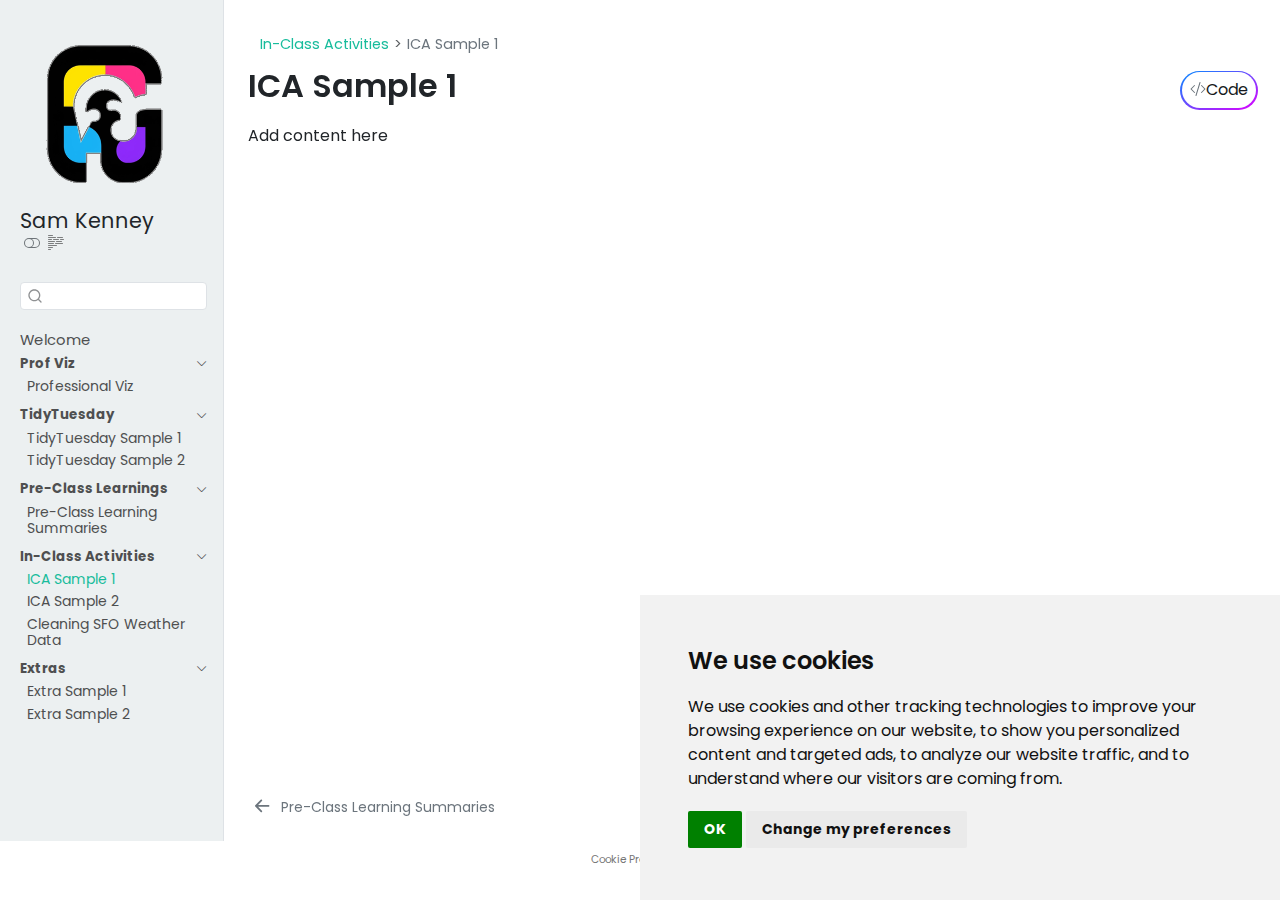
<file: ica/ica-sample1.html>
<!DOCTYPE html>
<html xmlns="http://www.w3.org/1999/xhtml" lang="en" xml:lang="en"><head>

<meta charset="utf-8">
<meta name="generator" content="quarto-1.8.25">

<meta name="viewport" content="width=device-width, initial-scale=1.0, user-scalable=yes">


<title>ICA Sample 1 – COMP/STAT212 Portfolio</title>
<style>
code{white-space: pre-wrap;}
span.smallcaps{font-variant: small-caps;}
div.columns{display: flex; gap: min(4vw, 1.5em);}
div.column{flex: auto; overflow-x: auto;}
div.hanging-indent{margin-left: 1.5em; text-indent: -1.5em;}
ul.task-list{list-style: none;}
ul.task-list li input[type="checkbox"] {
  width: 0.8em;
  margin: 0 0.8em 0.2em -1em; /* quarto-specific, see https://github.com/quarto-dev/quarto-cli/issues/4556 */ 
  vertical-align: middle;
}
/* CSS for syntax highlighting */
html { -webkit-text-size-adjust: 100%; }
pre > code.sourceCode { white-space: pre; position: relative; }
pre > code.sourceCode > span { display: inline-block; line-height: 1.25; }
pre > code.sourceCode > span:empty { height: 1.2em; }
.sourceCode { overflow: visible; }
code.sourceCode > span { color: inherit; text-decoration: inherit; }
div.sourceCode { margin: 1em 0; }
pre.sourceCode { margin: 0; }
@media screen {
div.sourceCode { overflow: auto; }
}
@media print {
pre > code.sourceCode { white-space: pre-wrap; }
pre > code.sourceCode > span { text-indent: -5em; padding-left: 5em; }
}
pre.numberSource code
  { counter-reset: source-line 0; }
pre.numberSource code > span
  { position: relative; left: -4em; counter-increment: source-line; }
pre.numberSource code > span > a:first-child::before
  { content: counter(source-line);
    position: relative; left: -1em; text-align: right; vertical-align: baseline;
    border: none; display: inline-block;
    -webkit-touch-callout: none; -webkit-user-select: none;
    -khtml-user-select: none; -moz-user-select: none;
    -ms-user-select: none; user-select: none;
    padding: 0 4px; width: 4em;
  }
pre.numberSource { margin-left: 3em;  padding-left: 4px; }
div.sourceCode
  {   }
@media screen {
pre > code.sourceCode > span > a:first-child::before { text-decoration: underline; }
}
</style>


<script src="../site_libs/quarto-nav/quarto-nav.js"></script>
<script src="../site_libs/clipboard/clipboard.min.js"></script>
<script src="../site_libs/quarto-search/autocomplete.umd.js"></script>
<script src="../site_libs/quarto-search/fuse.min.js"></script>
<script src="../site_libs/quarto-search/quarto-search.js"></script>
<meta name="quarto:offset" content="../">
<link href="../ica/ica-sample2.html" rel="next">
<link href="../pcl/pcl.html" rel="prev">
<script src="../site_libs/cookie-consent/cookie-consent.js"></script>
<link href="../site_libs/cookie-consent/cookie-consent.css" rel="stylesheet">
<script src="../site_libs/quarto-html/quarto.js" type="module"></script>
<script src="../site_libs/quarto-html/tabsets/tabsets.js" type="module"></script>
<script src="../site_libs/quarto-html/axe/axe-check.js" type="module"></script>
<script src="../site_libs/quarto-html/popper.min.js"></script>
<script src="../site_libs/quarto-html/tippy.umd.min.js"></script>
<script src="../site_libs/quarto-html/anchor.min.js"></script>
<link href="../site_libs/quarto-html/tippy.css" rel="stylesheet">
<link href="../site_libs/quarto-html/quarto-syntax-highlighting-7b89279ff1a6dce999919e0e67d4d9ec.css" rel="stylesheet" class="quarto-color-scheme" id="quarto-text-highlighting-styles">
<link href="../site_libs/quarto-html/quarto-syntax-highlighting-dark-707d8167ce6003fca903bfe2be84ab7f.css" rel="stylesheet" class="quarto-color-scheme quarto-color-alternate" id="quarto-text-highlighting-styles">
<link href="../site_libs/quarto-html/quarto-syntax-highlighting-7b89279ff1a6dce999919e0e67d4d9ec.css" rel="stylesheet" class="quarto-color-scheme-extra" id="quarto-text-highlighting-styles">
<script src="../site_libs/bootstrap/bootstrap.min.js"></script>
<link href="../site_libs/bootstrap/bootstrap-icons.css" rel="stylesheet">
<link href="../site_libs/bootstrap/bootstrap-16eaaa9b790cfaabc94008ee33c52662.min.css" rel="stylesheet" append-hash="true" class="quarto-color-scheme" id="quarto-bootstrap" data-mode="light">
<link href="../site_libs/bootstrap/bootstrap-dark-2b3e8dfe8c7d4b2781b388bd72db8514.min.css" rel="stylesheet" append-hash="true" class="quarto-color-scheme quarto-color-alternate" id="quarto-bootstrap" data-mode="dark">
<link href="../site_libs/bootstrap/bootstrap-16eaaa9b790cfaabc94008ee33c52662.min.css" rel="stylesheet" append-hash="true" class="quarto-color-scheme-extra" id="quarto-bootstrap" data-mode="light">
<script id="quarto-search-options" type="application/json">{
  "location": "sidebar",
  "copy-button": false,
  "collapse-after": 3,
  "panel-placement": "start",
  "type": "textbox",
  "limit": 50,
  "keyboard-shortcut": [
    "f",
    "/",
    "s"
  ],
  "show-item-context": false,
  "language": {
    "search-no-results-text": "No results",
    "search-matching-documents-text": "matching documents",
    "search-copy-link-title": "Copy link to search",
    "search-hide-matches-text": "Hide additional matches",
    "search-more-match-text": "more match in this document",
    "search-more-matches-text": "more matches in this document",
    "search-clear-button-title": "Clear",
    "search-text-placeholder": "",
    "search-detached-cancel-button-title": "Cancel",
    "search-submit-button-title": "Submit",
    "search-label": "Search"
  }
}</script>

<script type="text/javascript" charset="UTF-8">
document.addEventListener('DOMContentLoaded', function () {
cookieconsent.run({
  "notice_banner_type":"simple",
  "consent_type":"implied",
  "palette":"light",
  "language":"en",
  "page_load_consent_levels":["strictly-necessary","functionality","tracking","targeting"],
  "notice_banner_reject_button_hide":false,
  "preferences_center_close_button_hide":false,
  "website_name":""
  ,
"language":"en"
  });
});
</script> 
  
<style>html{ scroll-behavior: smooth; }</style>


<link rel="stylesheet" href="../style/custom.css">
</head>

<body class="nav-sidebar docked quarto-light"><script id="quarto-html-before-body" type="application/javascript">
    const toggleBodyColorMode = (bsSheetEl) => {
      const mode = bsSheetEl.getAttribute("data-mode");
      const bodyEl = window.document.querySelector("body");
      if (mode === "dark") {
        bodyEl.classList.add("quarto-dark");
        bodyEl.classList.remove("quarto-light");
      } else {
        bodyEl.classList.add("quarto-light");
        bodyEl.classList.remove("quarto-dark");
      }
    }
    const toggleBodyColorPrimary = () => {
      const bsSheetEl = window.document.querySelector("link#quarto-bootstrap:not([rel=disabled-stylesheet])");
      if (bsSheetEl) {
        toggleBodyColorMode(bsSheetEl);
      }
    }
    const setColorSchemeToggle = (alternate) => {
      const toggles = window.document.querySelectorAll('.quarto-color-scheme-toggle');
      for (let i=0; i < toggles.length; i++) {
        const toggle = toggles[i];
        if (toggle) {
          if (alternate) {
            toggle.classList.add("alternate");
          } else {
            toggle.classList.remove("alternate");
          }
        }
      }
    };
    const toggleColorMode = (alternate) => {
      // Switch the stylesheets
      const primaryStylesheets = window.document.querySelectorAll('link.quarto-color-scheme:not(.quarto-color-alternate)');
      const alternateStylesheets = window.document.querySelectorAll('link.quarto-color-scheme.quarto-color-alternate');
      manageTransitions('#quarto-margin-sidebar .nav-link', false);
      if (alternate) {
        // note: dark is layered on light, we don't disable primary!
        enableStylesheet(alternateStylesheets);
        for (const sheetNode of alternateStylesheets) {
          if (sheetNode.id === "quarto-bootstrap") {
            toggleBodyColorMode(sheetNode);
          }
        }
      } else {
        disableStylesheet(alternateStylesheets);
        enableStylesheet(primaryStylesheets)
        toggleBodyColorPrimary();
      }
      manageTransitions('#quarto-margin-sidebar .nav-link', true);
      // Switch the toggles
      setColorSchemeToggle(alternate)
      // Hack to workaround the fact that safari doesn't
      // properly recolor the scrollbar when toggling (#1455)
      if (navigator.userAgent.indexOf('Safari') > 0 && navigator.userAgent.indexOf('Chrome') == -1) {
        manageTransitions("body", false);
        window.scrollTo(0, 1);
        setTimeout(() => {
          window.scrollTo(0, 0);
          manageTransitions("body", true);
        }, 40);
      }
    }
    const disableStylesheet = (stylesheets) => {
      for (let i=0; i < stylesheets.length; i++) {
        const stylesheet = stylesheets[i];
        stylesheet.rel = 'disabled-stylesheet';
      }
    }
    const enableStylesheet = (stylesheets) => {
      for (let i=0; i < stylesheets.length; i++) {
        const stylesheet = stylesheets[i];
        if(stylesheet.rel !== 'stylesheet') { // for Chrome, which will still FOUC without this check
          stylesheet.rel = 'stylesheet';
        }
      }
    }
    const manageTransitions = (selector, allowTransitions) => {
      const els = window.document.querySelectorAll(selector);
      for (let i=0; i < els.length; i++) {
        const el = els[i];
        if (allowTransitions) {
          el.classList.remove('notransition');
        } else {
          el.classList.add('notransition');
        }
      }
    }
    const isFileUrl = () => {
      return window.location.protocol === 'file:';
    }
    const hasAlternateSentinel = () => {
      let styleSentinel = getColorSchemeSentinel();
      if (styleSentinel !== null) {
        return styleSentinel === "alternate";
      } else {
        return false;
      }
    }
    const setStyleSentinel = (alternate) => {
      const value = alternate ? "alternate" : "default";
      if (!isFileUrl()) {
        window.localStorage.setItem("quarto-color-scheme", value);
      } else {
        localAlternateSentinel = value;
      }
    }
    const getColorSchemeSentinel = () => {
      if (!isFileUrl()) {
        const storageValue = window.localStorage.getItem("quarto-color-scheme");
        return storageValue != null ? storageValue : localAlternateSentinel;
      } else {
        return localAlternateSentinel;
      }
    }
    const toggleGiscusIfUsed = (isAlternate, darkModeDefault) => {
      const baseTheme = document.querySelector('#giscus-base-theme')?.value ?? 'light';
      const alternateTheme = document.querySelector('#giscus-alt-theme')?.value ?? 'dark';
      let newTheme = '';
      if(authorPrefersDark) {
        newTheme = isAlternate ? baseTheme : alternateTheme;
      } else {
        newTheme = isAlternate ? alternateTheme : baseTheme;
      }
      const changeGiscusTheme = () => {
        // From: https://github.com/giscus/giscus/issues/336
        const sendMessage = (message) => {
          const iframe = document.querySelector('iframe.giscus-frame');
          if (!iframe) return;
          iframe.contentWindow.postMessage({ giscus: message }, 'https://giscus.app');
        }
        sendMessage({
          setConfig: {
            theme: newTheme
          }
        });
      }
      const isGiscussLoaded = window.document.querySelector('iframe.giscus-frame') !== null;
      if (isGiscussLoaded) {
        changeGiscusTheme();
      }
    };
    const authorPrefersDark = false;
    const darkModeDefault = authorPrefersDark;
      document.querySelector('link#quarto-text-highlighting-styles.quarto-color-scheme-extra').rel = 'disabled-stylesheet';
      document.querySelector('link#quarto-bootstrap.quarto-color-scheme-extra').rel = 'disabled-stylesheet';
    let localAlternateSentinel = darkModeDefault ? 'alternate' : 'default';
    // Dark / light mode switch
    window.quartoToggleColorScheme = () => {
      // Read the current dark / light value
      let toAlternate = !hasAlternateSentinel();
      toggleColorMode(toAlternate);
      setStyleSentinel(toAlternate);
      toggleGiscusIfUsed(toAlternate, darkModeDefault);
      window.dispatchEvent(new Event('resize'));
    };
    // Switch to dark mode if need be
    if (hasAlternateSentinel()) {
      toggleColorMode(true);
    } else {
      toggleColorMode(false);
    }
  </script>

<div id="quarto-search-results"></div>
  <header id="quarto-header" class="headroom fixed-top">
  <nav class="quarto-secondary-nav">
    <div class="container-fluid d-flex">
      <button type="button" class="quarto-btn-toggle btn" data-bs-toggle="collapse" role="button" data-bs-target=".quarto-sidebar-collapse-item" aria-controls="quarto-sidebar" aria-expanded="false" aria-label="Toggle sidebar navigation" onclick="if (window.quartoToggleHeadroom) { window.quartoToggleHeadroom(); }">
        <i class="bi bi-layout-text-sidebar-reverse"></i>
      </button>
        <nav class="quarto-page-breadcrumbs" aria-label="breadcrumb"><ol class="breadcrumb"><li class="breadcrumb-item"><a href="../ica/ica-sample1.html">In-Class Activities</a></li><li class="breadcrumb-item"><a href="../ica/ica-sample1.html"><span class="chapter-title">ICA Sample 1</span></a></li></ol></nav>
        <a class="flex-grow-1" role="navigation" data-bs-toggle="collapse" data-bs-target=".quarto-sidebar-collapse-item" aria-controls="quarto-sidebar" aria-expanded="false" aria-label="Toggle sidebar navigation" onclick="if (window.quartoToggleHeadroom) { window.quartoToggleHeadroom(); }">      
        </a>
      <button type="button" class="btn quarto-search-button" aria-label="Search" onclick="window.quartoOpenSearch();">
        <i class="bi bi-search"></i>
      </button>
    </div>
  </nav>
</header>
<!-- content -->
<div id="quarto-content" class="quarto-container page-columns page-rows-contents page-layout-full">
<!-- sidebar -->
  <nav id="quarto-sidebar" class="sidebar collapse collapse-horizontal quarto-sidebar-collapse-item sidebar-navigation docked overflow-auto">
    <div class="pt-lg-2 mt-2 text-left sidebar-header sidebar-header-stacked">
      <a href="../index.html" class="sidebar-logo-link">
      <img src="../assets/sidebar-logo.png" alt="Random negative space illustration" class="sidebar-logo light-content py-0 d-lg-inline d-none">
      <img src="../assets/sidebar-logo.png" alt="Random negative space illustration" class="sidebar-logo dark-content py-0 d-lg-inline d-none">
      </a>
    <div class="sidebar-title mb-0 py-0">
      <a href="../">Sam Kenney</a> 
        <div class="sidebar-tools-main">
  <a href="" class="quarto-color-scheme-toggle quarto-navigation-tool  px-1" onclick="window.quartoToggleColorScheme(); return false;" title="Toggle dark mode"><i class="bi"></i></a>
  <a href="" class="quarto-reader-toggle quarto-navigation-tool px-1" onclick="window.quartoToggleReader(); return false;" title="Toggle reader mode">
  <div class="quarto-reader-toggle-btn">
  <i class="bi"></i>
  </div>
</a>
</div>
    </div>
      </div>
        <div class="mt-2 flex-shrink-0 align-items-center">
        <div class="sidebar-search">
        <div id="quarto-search" class="" title="Search"></div>
        </div>
        </div>
    <div class="sidebar-menu-container"> 
    <ul class="list-unstyled mt-1">
        <li class="sidebar-item">
  <div class="sidebar-item-container"> 
  <a href="../index.html" class="sidebar-item-text sidebar-link"><span class="chapter-title">Welcome</span></a>
  </div>
</li>
        <li class="sidebar-item sidebar-item-section">
      <div class="sidebar-item-container"> 
            <a class="sidebar-item-text sidebar-link text-start" data-bs-toggle="collapse" data-bs-target="#quarto-sidebar-section-1" role="navigation" aria-expanded="true">
 <span class="menu-text">Prof Viz</span></a>
          <a class="sidebar-item-toggle text-start" data-bs-toggle="collapse" data-bs-target="#quarto-sidebar-section-1" role="navigation" aria-expanded="true" aria-label="Toggle section">
            <i class="bi bi-chevron-right ms-2"></i>
          </a> 
      </div>
      <ul id="quarto-sidebar-section-1" class="collapse list-unstyled sidebar-section depth1 show">  
          <li class="sidebar-item">
  <div class="sidebar-item-container"> 
  <a href="../pv/pv-01.html" class="sidebar-item-text sidebar-link"><span class="chapter-title">Professional Viz</span></a>
  </div>
</li>
      </ul>
  </li>
        <li class="sidebar-item sidebar-item-section">
      <div class="sidebar-item-container"> 
            <a class="sidebar-item-text sidebar-link text-start" data-bs-toggle="collapse" data-bs-target="#quarto-sidebar-section-2" role="navigation" aria-expanded="true">
 <span class="menu-text">TidyTuesday</span></a>
          <a class="sidebar-item-toggle text-start" data-bs-toggle="collapse" data-bs-target="#quarto-sidebar-section-2" role="navigation" aria-expanded="true" aria-label="Toggle section">
            <i class="bi bi-chevron-right ms-2"></i>
          </a> 
      </div>
      <ul id="quarto-sidebar-section-2" class="collapse list-unstyled sidebar-section depth1 show">  
          <li class="sidebar-item">
  <div class="sidebar-item-container"> 
  <a href="../tt/2025-07-08.html" class="sidebar-item-text sidebar-link"><span class="chapter-title">TidyTuesday Sample 1</span></a>
  </div>
</li>
          <li class="sidebar-item">
  <div class="sidebar-item-container"> 
  <a href="../tt/2025-07-15.html" class="sidebar-item-text sidebar-link"><span class="chapter-title">TidyTuesday Sample 2</span></a>
  </div>
</li>
      </ul>
  </li>
        <li class="sidebar-item sidebar-item-section">
      <div class="sidebar-item-container"> 
            <a class="sidebar-item-text sidebar-link text-start" data-bs-toggle="collapse" data-bs-target="#quarto-sidebar-section-3" role="navigation" aria-expanded="true">
 <span class="menu-text">Pre-Class Learnings</span></a>
          <a class="sidebar-item-toggle text-start" data-bs-toggle="collapse" data-bs-target="#quarto-sidebar-section-3" role="navigation" aria-expanded="true" aria-label="Toggle section">
            <i class="bi bi-chevron-right ms-2"></i>
          </a> 
      </div>
      <ul id="quarto-sidebar-section-3" class="collapse list-unstyled sidebar-section depth1 show">  
          <li class="sidebar-item">
  <div class="sidebar-item-container"> 
  <a href="../pcl/pcl.html" class="sidebar-item-text sidebar-link"><span class="chapter-title">Pre-Class Learning Summaries</span></a>
  </div>
</li>
      </ul>
  </li>
        <li class="sidebar-item sidebar-item-section">
      <div class="sidebar-item-container"> 
            <a class="sidebar-item-text sidebar-link text-start" data-bs-toggle="collapse" data-bs-target="#quarto-sidebar-section-4" role="navigation" aria-expanded="true">
 <span class="menu-text">In-Class Activities</span></a>
          <a class="sidebar-item-toggle text-start" data-bs-toggle="collapse" data-bs-target="#quarto-sidebar-section-4" role="navigation" aria-expanded="true" aria-label="Toggle section">
            <i class="bi bi-chevron-right ms-2"></i>
          </a> 
      </div>
      <ul id="quarto-sidebar-section-4" class="collapse list-unstyled sidebar-section depth1 show">  
          <li class="sidebar-item">
  <div class="sidebar-item-container"> 
  <a href="../ica/ica-sample1.html" class="sidebar-item-text sidebar-link active"><span class="chapter-title">ICA Sample 1</span></a>
  </div>
</li>
          <li class="sidebar-item">
  <div class="sidebar-item-container"> 
  <a href="../ica/ica-sample2.html" class="sidebar-item-text sidebar-link"><span class="chapter-title">ICA Sample 2</span></a>
  </div>
</li>
          <li class="sidebar-item">
  <div class="sidebar-item-container"> 
  <a href="../ica/cleaning.html" class="sidebar-item-text sidebar-link"><span class="chapter-title">Cleaning SFO Weather Data</span></a>
  </div>
</li>
      </ul>
  </li>
        <li class="sidebar-item sidebar-item-section">
      <div class="sidebar-item-container"> 
            <a class="sidebar-item-text sidebar-link text-start" data-bs-toggle="collapse" data-bs-target="#quarto-sidebar-section-5" role="navigation" aria-expanded="true">
 <span class="menu-text">Extras</span></a>
          <a class="sidebar-item-toggle text-start" data-bs-toggle="collapse" data-bs-target="#quarto-sidebar-section-5" role="navigation" aria-expanded="true" aria-label="Toggle section">
            <i class="bi bi-chevron-right ms-2"></i>
          </a> 
      </div>
      <ul id="quarto-sidebar-section-5" class="collapse list-unstyled sidebar-section depth1 show">  
          <li class="sidebar-item">
  <div class="sidebar-item-container"> 
  <a href="../extra/extra-sample1.html" class="sidebar-item-text sidebar-link"><span class="chapter-title">Extra Sample 1</span></a>
  </div>
</li>
          <li class="sidebar-item">
  <div class="sidebar-item-container"> 
  <a href="../extra/extra-sample2.html" class="sidebar-item-text sidebar-link"><span class="chapter-title">Extra Sample 2</span></a>
  </div>
</li>
      </ul>
  </li>
    </ul>
    </div>
</nav>
<div id="quarto-sidebar-glass" class="quarto-sidebar-collapse-item" data-bs-toggle="collapse" data-bs-target=".quarto-sidebar-collapse-item"></div>
<!-- margin-sidebar -->
    <div id="quarto-margin-sidebar" class="sidebar margin-sidebar zindex-bottom">
        
    </div>
<!-- main -->
<main class="content column-page-right" id="quarto-document-content">


<header id="title-block-header" class="quarto-title-block default"><nav class="quarto-page-breadcrumbs quarto-title-breadcrumbs d-none d-lg-block" aria-label="breadcrumb"><ol class="breadcrumb"><li class="breadcrumb-item"><a href="../ica/ica-sample1.html">In-Class Activities</a></li><li class="breadcrumb-item"><a href="../ica/ica-sample1.html"><span class="chapter-title">ICA Sample 1</span></a></li></ol></nav>
<div class="quarto-title">
<div class="quarto-title-block"><div><h1 class="title"><span class="chapter-title">ICA Sample 1</span></h1><button type="button" class="btn code-tools-button" id="quarto-code-tools-source"><i class="bi"></i> Code</button></div></div>
</div>



<div class="quarto-title-meta column-page-right">

    
  
    
  </div>
  


</header>


<p>Add content here</p>


<!-- -->


</main> <!-- /main -->
<script id="quarto-html-after-body" type="application/javascript">
  window.document.addEventListener("DOMContentLoaded", function (event) {
    // Ensure there is a toggle, if there isn't float one in the top right
    if (window.document.querySelector('.quarto-color-scheme-toggle') === null) {
      const a = window.document.createElement('a');
      a.classList.add('top-right');
      a.classList.add('quarto-color-scheme-toggle');
      a.href = "";
      a.onclick = function() { try { window.quartoToggleColorScheme(); } catch {} return false; };
      const i = window.document.createElement("i");
      i.classList.add('bi');
      a.appendChild(i);
      window.document.body.appendChild(a);
    }
    setColorSchemeToggle(hasAlternateSentinel())
    const icon = "";
    const anchorJS = new window.AnchorJS();
    anchorJS.options = {
      placement: 'right',
      icon: icon
    };
    anchorJS.add('.anchored');
    const isCodeAnnotation = (el) => {
      for (const clz of el.classList) {
        if (clz.startsWith('code-annotation-')) {                     
          return true;
        }
      }
      return false;
    }
    const onCopySuccess = function(e) {
      // button target
      const button = e.trigger;
      // don't keep focus
      button.blur();
      // flash "checked"
      button.classList.add('code-copy-button-checked');
      var currentTitle = button.getAttribute("title");
      button.setAttribute("title", "Copied!");
      let tooltip;
      if (window.bootstrap) {
        button.setAttribute("data-bs-toggle", "tooltip");
        button.setAttribute("data-bs-placement", "left");
        button.setAttribute("data-bs-title", "Copied!");
        tooltip = new bootstrap.Tooltip(button, 
          { trigger: "manual", 
            customClass: "code-copy-button-tooltip",
            offset: [0, -8]});
        tooltip.show();    
      }
      setTimeout(function() {
        if (tooltip) {
          tooltip.hide();
          button.removeAttribute("data-bs-title");
          button.removeAttribute("data-bs-toggle");
          button.removeAttribute("data-bs-placement");
        }
        button.setAttribute("title", currentTitle);
        button.classList.remove('code-copy-button-checked');
      }, 1000);
      // clear code selection
      e.clearSelection();
    }
    const getTextToCopy = function(trigger) {
      const outerScaffold = trigger.parentElement.cloneNode(true);
      const codeEl = outerScaffold.querySelector('code');
      for (const childEl of codeEl.children) {
        if (isCodeAnnotation(childEl)) {
          childEl.remove();
        }
      }
      return codeEl.innerText;
    }
    const clipboard = new window.ClipboardJS('.code-copy-button:not([data-in-quarto-modal])', {
      text: getTextToCopy
    });
    clipboard.on('success', onCopySuccess);
    if (window.document.getElementById('quarto-embedded-source-code-modal')) {
      const clipboardModal = new window.ClipboardJS('.code-copy-button[data-in-quarto-modal]', {
        text: getTextToCopy,
        container: window.document.getElementById('quarto-embedded-source-code-modal')
      });
      clipboardModal.on('success', onCopySuccess);
    }
    const viewSource = window.document.getElementById('quarto-view-source') ||
                       window.document.getElementById('quarto-code-tools-source');
    if (viewSource) {
      const sourceUrl = viewSource.getAttribute("data-quarto-source-url");
      viewSource.addEventListener("click", function(e) {
        if (sourceUrl) {
          // rstudio viewer pane
          if (/\bcapabilities=\b/.test(window.location)) {
            window.open(sourceUrl);
          } else {
            window.location.href = sourceUrl;
          }
        } else {
          const modal = new bootstrap.Modal(document.getElementById('quarto-embedded-source-code-modal'));
          modal.show();
        }
        return false;
      });
    }
    function toggleCodeHandler(show) {
      return function(e) {
        const detailsSrc = window.document.querySelectorAll(".cell > details > .sourceCode");
        for (let i=0; i<detailsSrc.length; i++) {
          const details = detailsSrc[i].parentElement;
          if (show) {
            details.open = true;
          } else {
            details.removeAttribute("open");
          }
        }
        const cellCodeDivs = window.document.querySelectorAll(".cell > .sourceCode");
        const fromCls = show ? "hidden" : "unhidden";
        const toCls = show ? "unhidden" : "hidden";
        for (let i=0; i<cellCodeDivs.length; i++) {
          const codeDiv = cellCodeDivs[i];
          if (codeDiv.classList.contains(fromCls)) {
            codeDiv.classList.remove(fromCls);
            codeDiv.classList.add(toCls);
          } 
        }
        return false;
      }
    }
    const hideAllCode = window.document.getElementById("quarto-hide-all-code");
    if (hideAllCode) {
      hideAllCode.addEventListener("click", toggleCodeHandler(false));
    }
    const showAllCode = window.document.getElementById("quarto-show-all-code");
    if (showAllCode) {
      showAllCode.addEventListener("click", toggleCodeHandler(true));
    }
      var localhostRegex = new RegExp(/^(?:http|https):\/\/localhost\:?[0-9]*\//);
      var mailtoRegex = new RegExp(/^mailto:/);
        var filterRegex = new RegExp('/' + window.location.host + '/');
      var isInternal = (href) => {
          return filterRegex.test(href) || localhostRegex.test(href) || mailtoRegex.test(href);
      }
      // Inspect non-navigation links and adorn them if external
     var links = window.document.querySelectorAll('a[href]:not(.nav-link):not(.navbar-brand):not(.toc-action):not(.sidebar-link):not(.sidebar-item-toggle):not(.pagination-link):not(.no-external):not([aria-hidden]):not(.dropdown-item):not(.quarto-navigation-tool):not(.about-link)');
      for (var i=0; i<links.length; i++) {
        const link = links[i];
        if (!isInternal(link.href)) {
          // undo the damage that might have been done by quarto-nav.js in the case of
          // links that we want to consider external
          if (link.dataset.originalHref !== undefined) {
            link.href = link.dataset.originalHref;
          }
            // target, if specified
            link.setAttribute("target", "_blank");
            if (link.getAttribute("rel") === null) {
              link.setAttribute("rel", "noopener");
            }
        }
      }
    function tippyHover(el, contentFn, onTriggerFn, onUntriggerFn) {
      const config = {
        allowHTML: true,
        maxWidth: 500,
        delay: 100,
        arrow: false,
        appendTo: function(el) {
            return el.parentElement;
        },
        interactive: true,
        interactiveBorder: 10,
        theme: 'quarto',
        placement: 'bottom-start',
      };
      if (contentFn) {
        config.content = contentFn;
      }
      if (onTriggerFn) {
        config.onTrigger = onTriggerFn;
      }
      if (onUntriggerFn) {
        config.onUntrigger = onUntriggerFn;
      }
      window.tippy(el, config); 
    }
    const noterefs = window.document.querySelectorAll('a[role="doc-noteref"]');
    for (var i=0; i<noterefs.length; i++) {
      const ref = noterefs[i];
      tippyHover(ref, function() {
        // use id or data attribute instead here
        let href = ref.getAttribute('data-footnote-href') || ref.getAttribute('href');
        try { href = new URL(href).hash; } catch {}
        const id = href.replace(/^#\/?/, "");
        const note = window.document.getElementById(id);
        if (note) {
          return note.innerHTML;
        } else {
          return "";
        }
      });
    }
    const xrefs = window.document.querySelectorAll('a.quarto-xref');
    const processXRef = (id, note) => {
      // Strip column container classes
      const stripColumnClz = (el) => {
        el.classList.remove("page-full", "page-columns");
        if (el.children) {
          for (const child of el.children) {
            stripColumnClz(child);
          }
        }
      }
      stripColumnClz(note)
      if (id === null || id.startsWith('sec-')) {
        // Special case sections, only their first couple elements
        const container = document.createElement("div");
        if (note.children && note.children.length > 2) {
          container.appendChild(note.children[0].cloneNode(true));
          for (let i = 1; i < note.children.length; i++) {
            const child = note.children[i];
            if (child.tagName === "P" && child.innerText === "") {
              continue;
            } else {
              container.appendChild(child.cloneNode(true));
              break;
            }
          }
          if (window.Quarto?.typesetMath) {
            window.Quarto.typesetMath(container);
          }
          return container.innerHTML
        } else {
          if (window.Quarto?.typesetMath) {
            window.Quarto.typesetMath(note);
          }
          return note.innerHTML;
        }
      } else {
        // Remove any anchor links if they are present
        const anchorLink = note.querySelector('a.anchorjs-link');
        if (anchorLink) {
          anchorLink.remove();
        }
        if (window.Quarto?.typesetMath) {
          window.Quarto.typesetMath(note);
        }
        if (note.classList.contains("callout")) {
          return note.outerHTML;
        } else {
          return note.innerHTML;
        }
      }
    }
    for (var i=0; i<xrefs.length; i++) {
      const xref = xrefs[i];
      tippyHover(xref, undefined, function(instance) {
        instance.disable();
        let url = xref.getAttribute('href');
        let hash = undefined; 
        if (url.startsWith('#')) {
          hash = url;
        } else {
          try { hash = new URL(url).hash; } catch {}
        }
        if (hash) {
          const id = hash.replace(/^#\/?/, "");
          const note = window.document.getElementById(id);
          if (note !== null) {
            try {
              const html = processXRef(id, note.cloneNode(true));
              instance.setContent(html);
            } finally {
              instance.enable();
              instance.show();
            }
          } else {
            // See if we can fetch this
            fetch(url.split('#')[0])
            .then(res => res.text())
            .then(html => {
              const parser = new DOMParser();
              const htmlDoc = parser.parseFromString(html, "text/html");
              const note = htmlDoc.getElementById(id);
              if (note !== null) {
                const html = processXRef(id, note);
                instance.setContent(html);
              } 
            }).finally(() => {
              instance.enable();
              instance.show();
            });
          }
        } else {
          // See if we can fetch a full url (with no hash to target)
          // This is a special case and we should probably do some content thinning / targeting
          fetch(url)
          .then(res => res.text())
          .then(html => {
            const parser = new DOMParser();
            const htmlDoc = parser.parseFromString(html, "text/html");
            const note = htmlDoc.querySelector('main.content');
            if (note !== null) {
              // This should only happen for chapter cross references
              // (since there is no id in the URL)
              // remove the first header
              if (note.children.length > 0 && note.children[0].tagName === "HEADER") {
                note.children[0].remove();
              }
              const html = processXRef(null, note);
              instance.setContent(html);
            } 
          }).finally(() => {
            instance.enable();
            instance.show();
          });
        }
      }, function(instance) {
      });
    }
        let selectedAnnoteEl;
        const selectorForAnnotation = ( cell, annotation) => {
          let cellAttr = 'data-code-cell="' + cell + '"';
          let lineAttr = 'data-code-annotation="' +  annotation + '"';
          const selector = 'span[' + cellAttr + '][' + lineAttr + ']';
          return selector;
        }
        const selectCodeLines = (annoteEl) => {
          const doc = window.document;
          const targetCell = annoteEl.getAttribute("data-target-cell");
          const targetAnnotation = annoteEl.getAttribute("data-target-annotation");
          const annoteSpan = window.document.querySelector(selectorForAnnotation(targetCell, targetAnnotation));
          const lines = annoteSpan.getAttribute("data-code-lines").split(",");
          const lineIds = lines.map((line) => {
            return targetCell + "-" + line;
          })
          let top = null;
          let height = null;
          let parent = null;
          if (lineIds.length > 0) {
              //compute the position of the single el (top and bottom and make a div)
              const el = window.document.getElementById(lineIds[0]);
              top = el.offsetTop;
              height = el.offsetHeight;
              parent = el.parentElement.parentElement;
            if (lineIds.length > 1) {
              const lastEl = window.document.getElementById(lineIds[lineIds.length - 1]);
              const bottom = lastEl.offsetTop + lastEl.offsetHeight;
              height = bottom - top;
            }
            if (top !== null && height !== null && parent !== null) {
              // cook up a div (if necessary) and position it 
              let div = window.document.getElementById("code-annotation-line-highlight");
              if (div === null) {
                div = window.document.createElement("div");
                div.setAttribute("id", "code-annotation-line-highlight");
                div.style.position = 'absolute';
                parent.appendChild(div);
              }
              div.style.top = top - 2 + "px";
              div.style.height = height + 4 + "px";
              div.style.left = 0;
              let gutterDiv = window.document.getElementById("code-annotation-line-highlight-gutter");
              if (gutterDiv === null) {
                gutterDiv = window.document.createElement("div");
                gutterDiv.setAttribute("id", "code-annotation-line-highlight-gutter");
                gutterDiv.style.position = 'absolute';
                const codeCell = window.document.getElementById(targetCell);
                const gutter = codeCell.querySelector('.code-annotation-gutter');
                gutter.appendChild(gutterDiv);
              }
              gutterDiv.style.top = top - 2 + "px";
              gutterDiv.style.height = height + 4 + "px";
            }
            selectedAnnoteEl = annoteEl;
          }
        };
        const unselectCodeLines = () => {
          const elementsIds = ["code-annotation-line-highlight", "code-annotation-line-highlight-gutter"];
          elementsIds.forEach((elId) => {
            const div = window.document.getElementById(elId);
            if (div) {
              div.remove();
            }
          });
          selectedAnnoteEl = undefined;
        };
          // Handle positioning of the toggle
      window.addEventListener(
        "resize",
        throttle(() => {
          elRect = undefined;
          if (selectedAnnoteEl) {
            selectCodeLines(selectedAnnoteEl);
          }
        }, 10)
      );
      function throttle(fn, ms) {
      let throttle = false;
      let timer;
        return (...args) => {
          if(!throttle) { // first call gets through
              fn.apply(this, args);
              throttle = true;
          } else { // all the others get throttled
              if(timer) clearTimeout(timer); // cancel #2
              timer = setTimeout(() => {
                fn.apply(this, args);
                timer = throttle = false;
              }, ms);
          }
        };
      }
        // Attach click handler to the DT
        const annoteDls = window.document.querySelectorAll('dt[data-target-cell]');
        for (const annoteDlNode of annoteDls) {
          annoteDlNode.addEventListener('click', (event) => {
            const clickedEl = event.target;
            if (clickedEl !== selectedAnnoteEl) {
              unselectCodeLines();
              const activeEl = window.document.querySelector('dt[data-target-cell].code-annotation-active');
              if (activeEl) {
                activeEl.classList.remove('code-annotation-active');
              }
              selectCodeLines(clickedEl);
              clickedEl.classList.add('code-annotation-active');
            } else {
              // Unselect the line
              unselectCodeLines();
              clickedEl.classList.remove('code-annotation-active');
            }
          });
        }
    const findCites = (el) => {
      const parentEl = el.parentElement;
      if (parentEl) {
        const cites = parentEl.dataset.cites;
        if (cites) {
          return {
            el,
            cites: cites.split(' ')
          };
        } else {
          return findCites(el.parentElement)
        }
      } else {
        return undefined;
      }
    };
    var bibliorefs = window.document.querySelectorAll('a[role="doc-biblioref"]');
    for (var i=0; i<bibliorefs.length; i++) {
      const ref = bibliorefs[i];
      const citeInfo = findCites(ref);
      if (citeInfo) {
        tippyHover(citeInfo.el, function() {
          var popup = window.document.createElement('div');
          citeInfo.cites.forEach(function(cite) {
            var citeDiv = window.document.createElement('div');
            citeDiv.classList.add('hanging-indent');
            citeDiv.classList.add('csl-entry');
            var biblioDiv = window.document.getElementById('ref-' + cite);
            if (biblioDiv) {
              citeDiv.innerHTML = biblioDiv.innerHTML;
            }
            popup.appendChild(citeDiv);
          });
          return popup.innerHTML;
        });
      }
    }
  });
  </script>
<nav class="page-navigation column-page-right">
  <div class="nav-page nav-page-previous">
      <a href="../pcl/pcl.html" class="pagination-link" aria-label="Pre-Class Learning Summaries">
        <i class="bi bi-arrow-left-short"></i> <span class="nav-page-text"><span class="chapter-title">Pre-Class Learning Summaries</span></span>
      </a>          
  </div>
  <div class="nav-page nav-page-next">
      <a href="../ica/ica-sample2.html" class="pagination-link" aria-label="ICA Sample 2">
        <span class="nav-page-text"><span class="chapter-title">ICA Sample 2</span></span> <i class="bi bi-arrow-right-short"></i>
      </a>
  </div>
</nav><div class="modal fade" id="quarto-embedded-source-code-modal" tabindex="-1" aria-labelledby="quarto-embedded-source-code-modal-label" aria-hidden="true"><div class="modal-dialog modal-dialog-scrollable"><div class="modal-content"><div class="modal-header"><h5 class="modal-title" id="quarto-embedded-source-code-modal-label">Source Code</h5><button class="btn-close" data-bs-dismiss="modal"></button></div><div class="modal-body"><div class="">
<div class="code-copy-outer-scaffold"><div class="sourceCode" id="cb1" data-shortcodes="false"><pre class="sourceCode numberSource markdown number-lines code-with-copy"><code class="sourceCode markdown"><span id="cb1-1"><a href="#cb1-1"></a><span class="co">---</span></span>
<span id="cb1-2"><a href="#cb1-2"></a><span class="an">title:</span><span class="co"> "ICA Sample 1"</span></span>
<span id="cb1-3"><a href="#cb1-3"></a><span class="co">---</span></span>
<span id="cb1-4"><a href="#cb1-4"></a></span>
<span id="cb1-5"><a href="#cb1-5"></a>Add content here</span></code></pre></div><button title="Copy to Clipboard" class="code-copy-button" data-in-quarto-modal=""><i class="bi"></i></button></div>
</div></div></div></div></div>
</div> <!-- /content -->
<footer class="footer">
  <div class="nav-footer">
    <div class="nav-footer-left">
      &nbsp;
    </div>   
    <div class="nav-footer-center">

<div class="cookie-consent-footer"><a href="#" id="open_preferences_center">Cookie Preferences</a></div></div>
    <div class="nav-footer-right">
      &nbsp;
    </div>
  </div>
</footer>




<script src="../site_libs/quarto-html/zenscroll-min.js"></script>
</body></html>
</file>
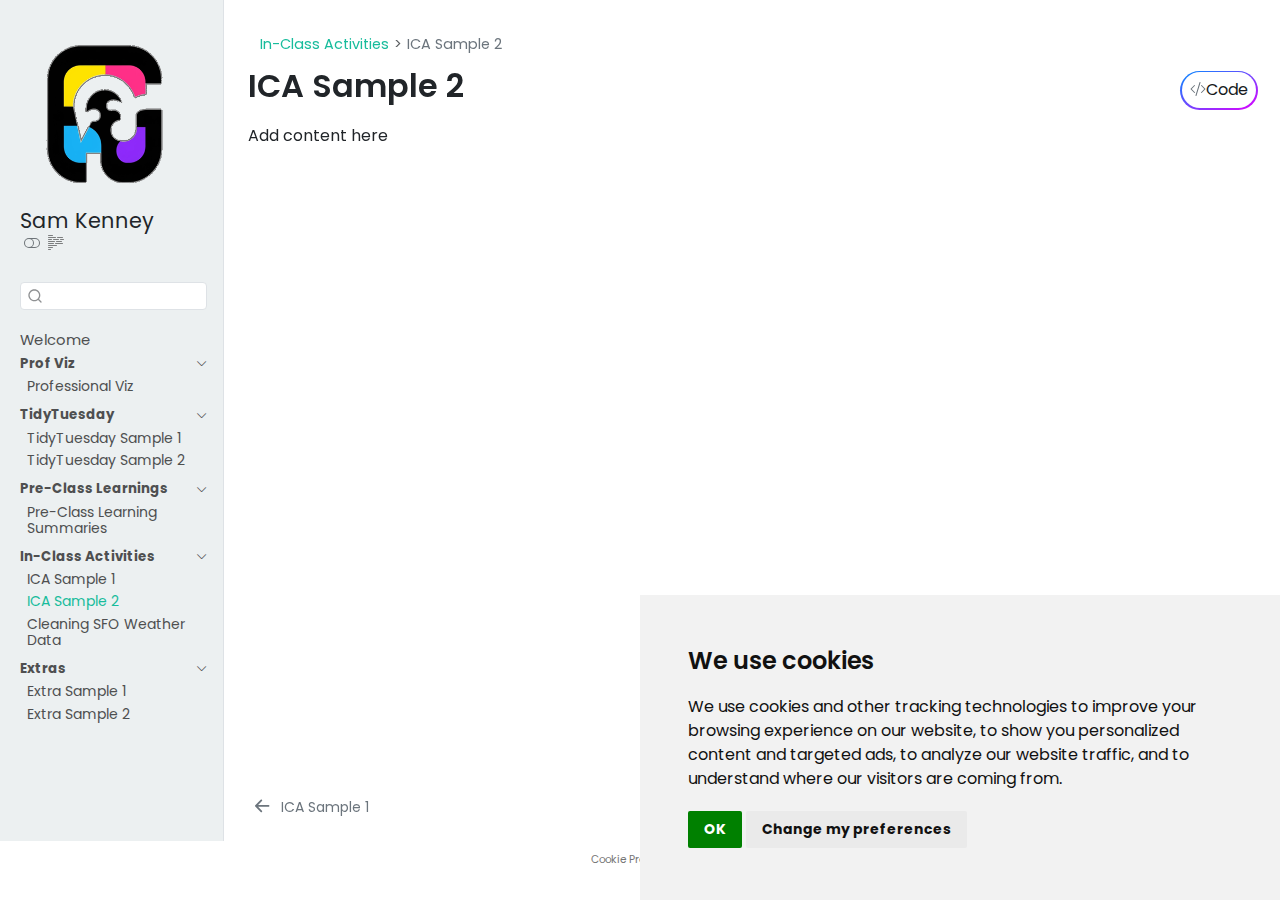
<file: ica/ica-sample2.html>
<!DOCTYPE html>
<html xmlns="http://www.w3.org/1999/xhtml" lang="en" xml:lang="en"><head>

<meta charset="utf-8">
<meta name="generator" content="quarto-1.8.25">

<meta name="viewport" content="width=device-width, initial-scale=1.0, user-scalable=yes">


<title>ICA Sample 2 – COMP/STAT212 Portfolio</title>
<style>
code{white-space: pre-wrap;}
span.smallcaps{font-variant: small-caps;}
div.columns{display: flex; gap: min(4vw, 1.5em);}
div.column{flex: auto; overflow-x: auto;}
div.hanging-indent{margin-left: 1.5em; text-indent: -1.5em;}
ul.task-list{list-style: none;}
ul.task-list li input[type="checkbox"] {
  width: 0.8em;
  margin: 0 0.8em 0.2em -1em; /* quarto-specific, see https://github.com/quarto-dev/quarto-cli/issues/4556 */ 
  vertical-align: middle;
}
/* CSS for syntax highlighting */
html { -webkit-text-size-adjust: 100%; }
pre > code.sourceCode { white-space: pre; position: relative; }
pre > code.sourceCode > span { display: inline-block; line-height: 1.25; }
pre > code.sourceCode > span:empty { height: 1.2em; }
.sourceCode { overflow: visible; }
code.sourceCode > span { color: inherit; text-decoration: inherit; }
div.sourceCode { margin: 1em 0; }
pre.sourceCode { margin: 0; }
@media screen {
div.sourceCode { overflow: auto; }
}
@media print {
pre > code.sourceCode { white-space: pre-wrap; }
pre > code.sourceCode > span { text-indent: -5em; padding-left: 5em; }
}
pre.numberSource code
  { counter-reset: source-line 0; }
pre.numberSource code > span
  { position: relative; left: -4em; counter-increment: source-line; }
pre.numberSource code > span > a:first-child::before
  { content: counter(source-line);
    position: relative; left: -1em; text-align: right; vertical-align: baseline;
    border: none; display: inline-block;
    -webkit-touch-callout: none; -webkit-user-select: none;
    -khtml-user-select: none; -moz-user-select: none;
    -ms-user-select: none; user-select: none;
    padding: 0 4px; width: 4em;
  }
pre.numberSource { margin-left: 3em;  padding-left: 4px; }
div.sourceCode
  {   }
@media screen {
pre > code.sourceCode > span > a:first-child::before { text-decoration: underline; }
}
</style>


<script src="../site_libs/quarto-nav/quarto-nav.js"></script>
<script src="../site_libs/clipboard/clipboard.min.js"></script>
<script src="../site_libs/quarto-search/autocomplete.umd.js"></script>
<script src="../site_libs/quarto-search/fuse.min.js"></script>
<script src="../site_libs/quarto-search/quarto-search.js"></script>
<meta name="quarto:offset" content="../">
<link href="../ica/cleaning.html" rel="next">
<link href="../ica/ica-sample1.html" rel="prev">
<script src="../site_libs/cookie-consent/cookie-consent.js"></script>
<link href="../site_libs/cookie-consent/cookie-consent.css" rel="stylesheet">
<script src="../site_libs/quarto-html/quarto.js" type="module"></script>
<script src="../site_libs/quarto-html/tabsets/tabsets.js" type="module"></script>
<script src="../site_libs/quarto-html/axe/axe-check.js" type="module"></script>
<script src="../site_libs/quarto-html/popper.min.js"></script>
<script src="../site_libs/quarto-html/tippy.umd.min.js"></script>
<script src="../site_libs/quarto-html/anchor.min.js"></script>
<link href="../site_libs/quarto-html/tippy.css" rel="stylesheet">
<link href="../site_libs/quarto-html/quarto-syntax-highlighting-7b89279ff1a6dce999919e0e67d4d9ec.css" rel="stylesheet" class="quarto-color-scheme" id="quarto-text-highlighting-styles">
<link href="../site_libs/quarto-html/quarto-syntax-highlighting-dark-707d8167ce6003fca903bfe2be84ab7f.css" rel="stylesheet" class="quarto-color-scheme quarto-color-alternate" id="quarto-text-highlighting-styles">
<link href="../site_libs/quarto-html/quarto-syntax-highlighting-7b89279ff1a6dce999919e0e67d4d9ec.css" rel="stylesheet" class="quarto-color-scheme-extra" id="quarto-text-highlighting-styles">
<script src="../site_libs/bootstrap/bootstrap.min.js"></script>
<link href="../site_libs/bootstrap/bootstrap-icons.css" rel="stylesheet">
<link href="../site_libs/bootstrap/bootstrap-16eaaa9b790cfaabc94008ee33c52662.min.css" rel="stylesheet" append-hash="true" class="quarto-color-scheme" id="quarto-bootstrap" data-mode="light">
<link href="../site_libs/bootstrap/bootstrap-dark-2b3e8dfe8c7d4b2781b388bd72db8514.min.css" rel="stylesheet" append-hash="true" class="quarto-color-scheme quarto-color-alternate" id="quarto-bootstrap" data-mode="dark">
<link href="../site_libs/bootstrap/bootstrap-16eaaa9b790cfaabc94008ee33c52662.min.css" rel="stylesheet" append-hash="true" class="quarto-color-scheme-extra" id="quarto-bootstrap" data-mode="light">
<script id="quarto-search-options" type="application/json">{
  "location": "sidebar",
  "copy-button": false,
  "collapse-after": 3,
  "panel-placement": "start",
  "type": "textbox",
  "limit": 50,
  "keyboard-shortcut": [
    "f",
    "/",
    "s"
  ],
  "show-item-context": false,
  "language": {
    "search-no-results-text": "No results",
    "search-matching-documents-text": "matching documents",
    "search-copy-link-title": "Copy link to search",
    "search-hide-matches-text": "Hide additional matches",
    "search-more-match-text": "more match in this document",
    "search-more-matches-text": "more matches in this document",
    "search-clear-button-title": "Clear",
    "search-text-placeholder": "",
    "search-detached-cancel-button-title": "Cancel",
    "search-submit-button-title": "Submit",
    "search-label": "Search"
  }
}</script>

<script type="text/javascript" charset="UTF-8">
document.addEventListener('DOMContentLoaded', function () {
cookieconsent.run({
  "notice_banner_type":"simple",
  "consent_type":"implied",
  "palette":"light",
  "language":"en",
  "page_load_consent_levels":["strictly-necessary","functionality","tracking","targeting"],
  "notice_banner_reject_button_hide":false,
  "preferences_center_close_button_hide":false,
  "website_name":""
  ,
"language":"en"
  });
});
</script> 
  
<style>html{ scroll-behavior: smooth; }</style>


<link rel="stylesheet" href="../style/custom.css">
</head>

<body class="nav-sidebar docked quarto-light"><script id="quarto-html-before-body" type="application/javascript">
    const toggleBodyColorMode = (bsSheetEl) => {
      const mode = bsSheetEl.getAttribute("data-mode");
      const bodyEl = window.document.querySelector("body");
      if (mode === "dark") {
        bodyEl.classList.add("quarto-dark");
        bodyEl.classList.remove("quarto-light");
      } else {
        bodyEl.classList.add("quarto-light");
        bodyEl.classList.remove("quarto-dark");
      }
    }
    const toggleBodyColorPrimary = () => {
      const bsSheetEl = window.document.querySelector("link#quarto-bootstrap:not([rel=disabled-stylesheet])");
      if (bsSheetEl) {
        toggleBodyColorMode(bsSheetEl);
      }
    }
    const setColorSchemeToggle = (alternate) => {
      const toggles = window.document.querySelectorAll('.quarto-color-scheme-toggle');
      for (let i=0; i < toggles.length; i++) {
        const toggle = toggles[i];
        if (toggle) {
          if (alternate) {
            toggle.classList.add("alternate");
          } else {
            toggle.classList.remove("alternate");
          }
        }
      }
    };
    const toggleColorMode = (alternate) => {
      // Switch the stylesheets
      const primaryStylesheets = window.document.querySelectorAll('link.quarto-color-scheme:not(.quarto-color-alternate)');
      const alternateStylesheets = window.document.querySelectorAll('link.quarto-color-scheme.quarto-color-alternate');
      manageTransitions('#quarto-margin-sidebar .nav-link', false);
      if (alternate) {
        // note: dark is layered on light, we don't disable primary!
        enableStylesheet(alternateStylesheets);
        for (const sheetNode of alternateStylesheets) {
          if (sheetNode.id === "quarto-bootstrap") {
            toggleBodyColorMode(sheetNode);
          }
        }
      } else {
        disableStylesheet(alternateStylesheets);
        enableStylesheet(primaryStylesheets)
        toggleBodyColorPrimary();
      }
      manageTransitions('#quarto-margin-sidebar .nav-link', true);
      // Switch the toggles
      setColorSchemeToggle(alternate)
      // Hack to workaround the fact that safari doesn't
      // properly recolor the scrollbar when toggling (#1455)
      if (navigator.userAgent.indexOf('Safari') > 0 && navigator.userAgent.indexOf('Chrome') == -1) {
        manageTransitions("body", false);
        window.scrollTo(0, 1);
        setTimeout(() => {
          window.scrollTo(0, 0);
          manageTransitions("body", true);
        }, 40);
      }
    }
    const disableStylesheet = (stylesheets) => {
      for (let i=0; i < stylesheets.length; i++) {
        const stylesheet = stylesheets[i];
        stylesheet.rel = 'disabled-stylesheet';
      }
    }
    const enableStylesheet = (stylesheets) => {
      for (let i=0; i < stylesheets.length; i++) {
        const stylesheet = stylesheets[i];
        if(stylesheet.rel !== 'stylesheet') { // for Chrome, which will still FOUC without this check
          stylesheet.rel = 'stylesheet';
        }
      }
    }
    const manageTransitions = (selector, allowTransitions) => {
      const els = window.document.querySelectorAll(selector);
      for (let i=0; i < els.length; i++) {
        const el = els[i];
        if (allowTransitions) {
          el.classList.remove('notransition');
        } else {
          el.classList.add('notransition');
        }
      }
    }
    const isFileUrl = () => {
      return window.location.protocol === 'file:';
    }
    const hasAlternateSentinel = () => {
      let styleSentinel = getColorSchemeSentinel();
      if (styleSentinel !== null) {
        return styleSentinel === "alternate";
      } else {
        return false;
      }
    }
    const setStyleSentinel = (alternate) => {
      const value = alternate ? "alternate" : "default";
      if (!isFileUrl()) {
        window.localStorage.setItem("quarto-color-scheme", value);
      } else {
        localAlternateSentinel = value;
      }
    }
    const getColorSchemeSentinel = () => {
      if (!isFileUrl()) {
        const storageValue = window.localStorage.getItem("quarto-color-scheme");
        return storageValue != null ? storageValue : localAlternateSentinel;
      } else {
        return localAlternateSentinel;
      }
    }
    const toggleGiscusIfUsed = (isAlternate, darkModeDefault) => {
      const baseTheme = document.querySelector('#giscus-base-theme')?.value ?? 'light';
      const alternateTheme = document.querySelector('#giscus-alt-theme')?.value ?? 'dark';
      let newTheme = '';
      if(authorPrefersDark) {
        newTheme = isAlternate ? baseTheme : alternateTheme;
      } else {
        newTheme = isAlternate ? alternateTheme : baseTheme;
      }
      const changeGiscusTheme = () => {
        // From: https://github.com/giscus/giscus/issues/336
        const sendMessage = (message) => {
          const iframe = document.querySelector('iframe.giscus-frame');
          if (!iframe) return;
          iframe.contentWindow.postMessage({ giscus: message }, 'https://giscus.app');
        }
        sendMessage({
          setConfig: {
            theme: newTheme
          }
        });
      }
      const isGiscussLoaded = window.document.querySelector('iframe.giscus-frame') !== null;
      if (isGiscussLoaded) {
        changeGiscusTheme();
      }
    };
    const authorPrefersDark = false;
    const darkModeDefault = authorPrefersDark;
      document.querySelector('link#quarto-text-highlighting-styles.quarto-color-scheme-extra').rel = 'disabled-stylesheet';
      document.querySelector('link#quarto-bootstrap.quarto-color-scheme-extra').rel = 'disabled-stylesheet';
    let localAlternateSentinel = darkModeDefault ? 'alternate' : 'default';
    // Dark / light mode switch
    window.quartoToggleColorScheme = () => {
      // Read the current dark / light value
      let toAlternate = !hasAlternateSentinel();
      toggleColorMode(toAlternate);
      setStyleSentinel(toAlternate);
      toggleGiscusIfUsed(toAlternate, darkModeDefault);
      window.dispatchEvent(new Event('resize'));
    };
    // Switch to dark mode if need be
    if (hasAlternateSentinel()) {
      toggleColorMode(true);
    } else {
      toggleColorMode(false);
    }
  </script>

<div id="quarto-search-results"></div>
  <header id="quarto-header" class="headroom fixed-top">
  <nav class="quarto-secondary-nav">
    <div class="container-fluid d-flex">
      <button type="button" class="quarto-btn-toggle btn" data-bs-toggle="collapse" role="button" data-bs-target=".quarto-sidebar-collapse-item" aria-controls="quarto-sidebar" aria-expanded="false" aria-label="Toggle sidebar navigation" onclick="if (window.quartoToggleHeadroom) { window.quartoToggleHeadroom(); }">
        <i class="bi bi-layout-text-sidebar-reverse"></i>
      </button>
        <nav class="quarto-page-breadcrumbs" aria-label="breadcrumb"><ol class="breadcrumb"><li class="breadcrumb-item"><a href="../ica/ica-sample1.html">In-Class Activities</a></li><li class="breadcrumb-item"><a href="../ica/ica-sample2.html"><span class="chapter-title">ICA Sample 2</span></a></li></ol></nav>
        <a class="flex-grow-1" role="navigation" data-bs-toggle="collapse" data-bs-target=".quarto-sidebar-collapse-item" aria-controls="quarto-sidebar" aria-expanded="false" aria-label="Toggle sidebar navigation" onclick="if (window.quartoToggleHeadroom) { window.quartoToggleHeadroom(); }">      
        </a>
      <button type="button" class="btn quarto-search-button" aria-label="Search" onclick="window.quartoOpenSearch();">
        <i class="bi bi-search"></i>
      </button>
    </div>
  </nav>
</header>
<!-- content -->
<div id="quarto-content" class="quarto-container page-columns page-rows-contents page-layout-full">
<!-- sidebar -->
  <nav id="quarto-sidebar" class="sidebar collapse collapse-horizontal quarto-sidebar-collapse-item sidebar-navigation docked overflow-auto">
    <div class="pt-lg-2 mt-2 text-left sidebar-header sidebar-header-stacked">
      <a href="../index.html" class="sidebar-logo-link">
      <img src="../assets/sidebar-logo.png" alt="Random negative space illustration" class="sidebar-logo light-content py-0 d-lg-inline d-none">
      <img src="../assets/sidebar-logo.png" alt="Random negative space illustration" class="sidebar-logo dark-content py-0 d-lg-inline d-none">
      </a>
    <div class="sidebar-title mb-0 py-0">
      <a href="../">Sam Kenney</a> 
        <div class="sidebar-tools-main">
  <a href="" class="quarto-color-scheme-toggle quarto-navigation-tool  px-1" onclick="window.quartoToggleColorScheme(); return false;" title="Toggle dark mode"><i class="bi"></i></a>
  <a href="" class="quarto-reader-toggle quarto-navigation-tool px-1" onclick="window.quartoToggleReader(); return false;" title="Toggle reader mode">
  <div class="quarto-reader-toggle-btn">
  <i class="bi"></i>
  </div>
</a>
</div>
    </div>
      </div>
        <div class="mt-2 flex-shrink-0 align-items-center">
        <div class="sidebar-search">
        <div id="quarto-search" class="" title="Search"></div>
        </div>
        </div>
    <div class="sidebar-menu-container"> 
    <ul class="list-unstyled mt-1">
        <li class="sidebar-item">
  <div class="sidebar-item-container"> 
  <a href="../index.html" class="sidebar-item-text sidebar-link"><span class="chapter-title">Welcome</span></a>
  </div>
</li>
        <li class="sidebar-item sidebar-item-section">
      <div class="sidebar-item-container"> 
            <a class="sidebar-item-text sidebar-link text-start" data-bs-toggle="collapse" data-bs-target="#quarto-sidebar-section-1" role="navigation" aria-expanded="true">
 <span class="menu-text">Prof Viz</span></a>
          <a class="sidebar-item-toggle text-start" data-bs-toggle="collapse" data-bs-target="#quarto-sidebar-section-1" role="navigation" aria-expanded="true" aria-label="Toggle section">
            <i class="bi bi-chevron-right ms-2"></i>
          </a> 
      </div>
      <ul id="quarto-sidebar-section-1" class="collapse list-unstyled sidebar-section depth1 show">  
          <li class="sidebar-item">
  <div class="sidebar-item-container"> 
  <a href="../pv/pv-01.html" class="sidebar-item-text sidebar-link"><span class="chapter-title">Professional Viz</span></a>
  </div>
</li>
      </ul>
  </li>
        <li class="sidebar-item sidebar-item-section">
      <div class="sidebar-item-container"> 
            <a class="sidebar-item-text sidebar-link text-start" data-bs-toggle="collapse" data-bs-target="#quarto-sidebar-section-2" role="navigation" aria-expanded="true">
 <span class="menu-text">TidyTuesday</span></a>
          <a class="sidebar-item-toggle text-start" data-bs-toggle="collapse" data-bs-target="#quarto-sidebar-section-2" role="navigation" aria-expanded="true" aria-label="Toggle section">
            <i class="bi bi-chevron-right ms-2"></i>
          </a> 
      </div>
      <ul id="quarto-sidebar-section-2" class="collapse list-unstyled sidebar-section depth1 show">  
          <li class="sidebar-item">
  <div class="sidebar-item-container"> 
  <a href="../tt/2025-07-08.html" class="sidebar-item-text sidebar-link"><span class="chapter-title">TidyTuesday Sample 1</span></a>
  </div>
</li>
          <li class="sidebar-item">
  <div class="sidebar-item-container"> 
  <a href="../tt/2025-07-15.html" class="sidebar-item-text sidebar-link"><span class="chapter-title">TidyTuesday Sample 2</span></a>
  </div>
</li>
      </ul>
  </li>
        <li class="sidebar-item sidebar-item-section">
      <div class="sidebar-item-container"> 
            <a class="sidebar-item-text sidebar-link text-start" data-bs-toggle="collapse" data-bs-target="#quarto-sidebar-section-3" role="navigation" aria-expanded="true">
 <span class="menu-text">Pre-Class Learnings</span></a>
          <a class="sidebar-item-toggle text-start" data-bs-toggle="collapse" data-bs-target="#quarto-sidebar-section-3" role="navigation" aria-expanded="true" aria-label="Toggle section">
            <i class="bi bi-chevron-right ms-2"></i>
          </a> 
      </div>
      <ul id="quarto-sidebar-section-3" class="collapse list-unstyled sidebar-section depth1 show">  
          <li class="sidebar-item">
  <div class="sidebar-item-container"> 
  <a href="../pcl/pcl.html" class="sidebar-item-text sidebar-link"><span class="chapter-title">Pre-Class Learning Summaries</span></a>
  </div>
</li>
      </ul>
  </li>
        <li class="sidebar-item sidebar-item-section">
      <div class="sidebar-item-container"> 
            <a class="sidebar-item-text sidebar-link text-start" data-bs-toggle="collapse" data-bs-target="#quarto-sidebar-section-4" role="navigation" aria-expanded="true">
 <span class="menu-text">In-Class Activities</span></a>
          <a class="sidebar-item-toggle text-start" data-bs-toggle="collapse" data-bs-target="#quarto-sidebar-section-4" role="navigation" aria-expanded="true" aria-label="Toggle section">
            <i class="bi bi-chevron-right ms-2"></i>
          </a> 
      </div>
      <ul id="quarto-sidebar-section-4" class="collapse list-unstyled sidebar-section depth1 show">  
          <li class="sidebar-item">
  <div class="sidebar-item-container"> 
  <a href="../ica/ica-sample1.html" class="sidebar-item-text sidebar-link"><span class="chapter-title">ICA Sample 1</span></a>
  </div>
</li>
          <li class="sidebar-item">
  <div class="sidebar-item-container"> 
  <a href="../ica/ica-sample2.html" class="sidebar-item-text sidebar-link active"><span class="chapter-title">ICA Sample 2</span></a>
  </div>
</li>
          <li class="sidebar-item">
  <div class="sidebar-item-container"> 
  <a href="../ica/cleaning.html" class="sidebar-item-text sidebar-link"><span class="chapter-title">Cleaning SFO Weather Data</span></a>
  </div>
</li>
      </ul>
  </li>
        <li class="sidebar-item sidebar-item-section">
      <div class="sidebar-item-container"> 
            <a class="sidebar-item-text sidebar-link text-start" data-bs-toggle="collapse" data-bs-target="#quarto-sidebar-section-5" role="navigation" aria-expanded="true">
 <span class="menu-text">Extras</span></a>
          <a class="sidebar-item-toggle text-start" data-bs-toggle="collapse" data-bs-target="#quarto-sidebar-section-5" role="navigation" aria-expanded="true" aria-label="Toggle section">
            <i class="bi bi-chevron-right ms-2"></i>
          </a> 
      </div>
      <ul id="quarto-sidebar-section-5" class="collapse list-unstyled sidebar-section depth1 show">  
          <li class="sidebar-item">
  <div class="sidebar-item-container"> 
  <a href="../extra/extra-sample1.html" class="sidebar-item-text sidebar-link"><span class="chapter-title">Extra Sample 1</span></a>
  </div>
</li>
          <li class="sidebar-item">
  <div class="sidebar-item-container"> 
  <a href="../extra/extra-sample2.html" class="sidebar-item-text sidebar-link"><span class="chapter-title">Extra Sample 2</span></a>
  </div>
</li>
      </ul>
  </li>
    </ul>
    </div>
</nav>
<div id="quarto-sidebar-glass" class="quarto-sidebar-collapse-item" data-bs-toggle="collapse" data-bs-target=".quarto-sidebar-collapse-item"></div>
<!-- margin-sidebar -->
    <div id="quarto-margin-sidebar" class="sidebar margin-sidebar zindex-bottom">
        
    </div>
<!-- main -->
<main class="content column-page-right" id="quarto-document-content">


<header id="title-block-header" class="quarto-title-block default"><nav class="quarto-page-breadcrumbs quarto-title-breadcrumbs d-none d-lg-block" aria-label="breadcrumb"><ol class="breadcrumb"><li class="breadcrumb-item"><a href="../ica/ica-sample1.html">In-Class Activities</a></li><li class="breadcrumb-item"><a href="../ica/ica-sample2.html"><span class="chapter-title">ICA Sample 2</span></a></li></ol></nav>
<div class="quarto-title">
<div class="quarto-title-block"><div><h1 class="title"><span class="chapter-title">ICA Sample 2</span></h1><button type="button" class="btn code-tools-button" id="quarto-code-tools-source"><i class="bi"></i> Code</button></div></div>
</div>



<div class="quarto-title-meta column-page-right">

    
  
    
  </div>
  


</header>


<p>Add content here</p>


<!-- -->


</main> <!-- /main -->
<script id="quarto-html-after-body" type="application/javascript">
  window.document.addEventListener("DOMContentLoaded", function (event) {
    // Ensure there is a toggle, if there isn't float one in the top right
    if (window.document.querySelector('.quarto-color-scheme-toggle') === null) {
      const a = window.document.createElement('a');
      a.classList.add('top-right');
      a.classList.add('quarto-color-scheme-toggle');
      a.href = "";
      a.onclick = function() { try { window.quartoToggleColorScheme(); } catch {} return false; };
      const i = window.document.createElement("i");
      i.classList.add('bi');
      a.appendChild(i);
      window.document.body.appendChild(a);
    }
    setColorSchemeToggle(hasAlternateSentinel())
    const icon = "";
    const anchorJS = new window.AnchorJS();
    anchorJS.options = {
      placement: 'right',
      icon: icon
    };
    anchorJS.add('.anchored');
    const isCodeAnnotation = (el) => {
      for (const clz of el.classList) {
        if (clz.startsWith('code-annotation-')) {                     
          return true;
        }
      }
      return false;
    }
    const onCopySuccess = function(e) {
      // button target
      const button = e.trigger;
      // don't keep focus
      button.blur();
      // flash "checked"
      button.classList.add('code-copy-button-checked');
      var currentTitle = button.getAttribute("title");
      button.setAttribute("title", "Copied!");
      let tooltip;
      if (window.bootstrap) {
        button.setAttribute("data-bs-toggle", "tooltip");
        button.setAttribute("data-bs-placement", "left");
        button.setAttribute("data-bs-title", "Copied!");
        tooltip = new bootstrap.Tooltip(button, 
          { trigger: "manual", 
            customClass: "code-copy-button-tooltip",
            offset: [0, -8]});
        tooltip.show();    
      }
      setTimeout(function() {
        if (tooltip) {
          tooltip.hide();
          button.removeAttribute("data-bs-title");
          button.removeAttribute("data-bs-toggle");
          button.removeAttribute("data-bs-placement");
        }
        button.setAttribute("title", currentTitle);
        button.classList.remove('code-copy-button-checked');
      }, 1000);
      // clear code selection
      e.clearSelection();
    }
    const getTextToCopy = function(trigger) {
      const outerScaffold = trigger.parentElement.cloneNode(true);
      const codeEl = outerScaffold.querySelector('code');
      for (const childEl of codeEl.children) {
        if (isCodeAnnotation(childEl)) {
          childEl.remove();
        }
      }
      return codeEl.innerText;
    }
    const clipboard = new window.ClipboardJS('.code-copy-button:not([data-in-quarto-modal])', {
      text: getTextToCopy
    });
    clipboard.on('success', onCopySuccess);
    if (window.document.getElementById('quarto-embedded-source-code-modal')) {
      const clipboardModal = new window.ClipboardJS('.code-copy-button[data-in-quarto-modal]', {
        text: getTextToCopy,
        container: window.document.getElementById('quarto-embedded-source-code-modal')
      });
      clipboardModal.on('success', onCopySuccess);
    }
    const viewSource = window.document.getElementById('quarto-view-source') ||
                       window.document.getElementById('quarto-code-tools-source');
    if (viewSource) {
      const sourceUrl = viewSource.getAttribute("data-quarto-source-url");
      viewSource.addEventListener("click", function(e) {
        if (sourceUrl) {
          // rstudio viewer pane
          if (/\bcapabilities=\b/.test(window.location)) {
            window.open(sourceUrl);
          } else {
            window.location.href = sourceUrl;
          }
        } else {
          const modal = new bootstrap.Modal(document.getElementById('quarto-embedded-source-code-modal'));
          modal.show();
        }
        return false;
      });
    }
    function toggleCodeHandler(show) {
      return function(e) {
        const detailsSrc = window.document.querySelectorAll(".cell > details > .sourceCode");
        for (let i=0; i<detailsSrc.length; i++) {
          const details = detailsSrc[i].parentElement;
          if (show) {
            details.open = true;
          } else {
            details.removeAttribute("open");
          }
        }
        const cellCodeDivs = window.document.querySelectorAll(".cell > .sourceCode");
        const fromCls = show ? "hidden" : "unhidden";
        const toCls = show ? "unhidden" : "hidden";
        for (let i=0; i<cellCodeDivs.length; i++) {
          const codeDiv = cellCodeDivs[i];
          if (codeDiv.classList.contains(fromCls)) {
            codeDiv.classList.remove(fromCls);
            codeDiv.classList.add(toCls);
          } 
        }
        return false;
      }
    }
    const hideAllCode = window.document.getElementById("quarto-hide-all-code");
    if (hideAllCode) {
      hideAllCode.addEventListener("click", toggleCodeHandler(false));
    }
    const showAllCode = window.document.getElementById("quarto-show-all-code");
    if (showAllCode) {
      showAllCode.addEventListener("click", toggleCodeHandler(true));
    }
      var localhostRegex = new RegExp(/^(?:http|https):\/\/localhost\:?[0-9]*\//);
      var mailtoRegex = new RegExp(/^mailto:/);
        var filterRegex = new RegExp('/' + window.location.host + '/');
      var isInternal = (href) => {
          return filterRegex.test(href) || localhostRegex.test(href) || mailtoRegex.test(href);
      }
      // Inspect non-navigation links and adorn them if external
     var links = window.document.querySelectorAll('a[href]:not(.nav-link):not(.navbar-brand):not(.toc-action):not(.sidebar-link):not(.sidebar-item-toggle):not(.pagination-link):not(.no-external):not([aria-hidden]):not(.dropdown-item):not(.quarto-navigation-tool):not(.about-link)');
      for (var i=0; i<links.length; i++) {
        const link = links[i];
        if (!isInternal(link.href)) {
          // undo the damage that might have been done by quarto-nav.js in the case of
          // links that we want to consider external
          if (link.dataset.originalHref !== undefined) {
            link.href = link.dataset.originalHref;
          }
            // target, if specified
            link.setAttribute("target", "_blank");
            if (link.getAttribute("rel") === null) {
              link.setAttribute("rel", "noopener");
            }
        }
      }
    function tippyHover(el, contentFn, onTriggerFn, onUntriggerFn) {
      const config = {
        allowHTML: true,
        maxWidth: 500,
        delay: 100,
        arrow: false,
        appendTo: function(el) {
            return el.parentElement;
        },
        interactive: true,
        interactiveBorder: 10,
        theme: 'quarto',
        placement: 'bottom-start',
      };
      if (contentFn) {
        config.content = contentFn;
      }
      if (onTriggerFn) {
        config.onTrigger = onTriggerFn;
      }
      if (onUntriggerFn) {
        config.onUntrigger = onUntriggerFn;
      }
      window.tippy(el, config); 
    }
    const noterefs = window.document.querySelectorAll('a[role="doc-noteref"]');
    for (var i=0; i<noterefs.length; i++) {
      const ref = noterefs[i];
      tippyHover(ref, function() {
        // use id or data attribute instead here
        let href = ref.getAttribute('data-footnote-href') || ref.getAttribute('href');
        try { href = new URL(href).hash; } catch {}
        const id = href.replace(/^#\/?/, "");
        const note = window.document.getElementById(id);
        if (note) {
          return note.innerHTML;
        } else {
          return "";
        }
      });
    }
    const xrefs = window.document.querySelectorAll('a.quarto-xref');
    const processXRef = (id, note) => {
      // Strip column container classes
      const stripColumnClz = (el) => {
        el.classList.remove("page-full", "page-columns");
        if (el.children) {
          for (const child of el.children) {
            stripColumnClz(child);
          }
        }
      }
      stripColumnClz(note)
      if (id === null || id.startsWith('sec-')) {
        // Special case sections, only their first couple elements
        const container = document.createElement("div");
        if (note.children && note.children.length > 2) {
          container.appendChild(note.children[0].cloneNode(true));
          for (let i = 1; i < note.children.length; i++) {
            const child = note.children[i];
            if (child.tagName === "P" && child.innerText === "") {
              continue;
            } else {
              container.appendChild(child.cloneNode(true));
              break;
            }
          }
          if (window.Quarto?.typesetMath) {
            window.Quarto.typesetMath(container);
          }
          return container.innerHTML
        } else {
          if (window.Quarto?.typesetMath) {
            window.Quarto.typesetMath(note);
          }
          return note.innerHTML;
        }
      } else {
        // Remove any anchor links if they are present
        const anchorLink = note.querySelector('a.anchorjs-link');
        if (anchorLink) {
          anchorLink.remove();
        }
        if (window.Quarto?.typesetMath) {
          window.Quarto.typesetMath(note);
        }
        if (note.classList.contains("callout")) {
          return note.outerHTML;
        } else {
          return note.innerHTML;
        }
      }
    }
    for (var i=0; i<xrefs.length; i++) {
      const xref = xrefs[i];
      tippyHover(xref, undefined, function(instance) {
        instance.disable();
        let url = xref.getAttribute('href');
        let hash = undefined; 
        if (url.startsWith('#')) {
          hash = url;
        } else {
          try { hash = new URL(url).hash; } catch {}
        }
        if (hash) {
          const id = hash.replace(/^#\/?/, "");
          const note = window.document.getElementById(id);
          if (note !== null) {
            try {
              const html = processXRef(id, note.cloneNode(true));
              instance.setContent(html);
            } finally {
              instance.enable();
              instance.show();
            }
          } else {
            // See if we can fetch this
            fetch(url.split('#')[0])
            .then(res => res.text())
            .then(html => {
              const parser = new DOMParser();
              const htmlDoc = parser.parseFromString(html, "text/html");
              const note = htmlDoc.getElementById(id);
              if (note !== null) {
                const html = processXRef(id, note);
                instance.setContent(html);
              } 
            }).finally(() => {
              instance.enable();
              instance.show();
            });
          }
        } else {
          // See if we can fetch a full url (with no hash to target)
          // This is a special case and we should probably do some content thinning / targeting
          fetch(url)
          .then(res => res.text())
          .then(html => {
            const parser = new DOMParser();
            const htmlDoc = parser.parseFromString(html, "text/html");
            const note = htmlDoc.querySelector('main.content');
            if (note !== null) {
              // This should only happen for chapter cross references
              // (since there is no id in the URL)
              // remove the first header
              if (note.children.length > 0 && note.children[0].tagName === "HEADER") {
                note.children[0].remove();
              }
              const html = processXRef(null, note);
              instance.setContent(html);
            } 
          }).finally(() => {
            instance.enable();
            instance.show();
          });
        }
      }, function(instance) {
      });
    }
        let selectedAnnoteEl;
        const selectorForAnnotation = ( cell, annotation) => {
          let cellAttr = 'data-code-cell="' + cell + '"';
          let lineAttr = 'data-code-annotation="' +  annotation + '"';
          const selector = 'span[' + cellAttr + '][' + lineAttr + ']';
          return selector;
        }
        const selectCodeLines = (annoteEl) => {
          const doc = window.document;
          const targetCell = annoteEl.getAttribute("data-target-cell");
          const targetAnnotation = annoteEl.getAttribute("data-target-annotation");
          const annoteSpan = window.document.querySelector(selectorForAnnotation(targetCell, targetAnnotation));
          const lines = annoteSpan.getAttribute("data-code-lines").split(",");
          const lineIds = lines.map((line) => {
            return targetCell + "-" + line;
          })
          let top = null;
          let height = null;
          let parent = null;
          if (lineIds.length > 0) {
              //compute the position of the single el (top and bottom and make a div)
              const el = window.document.getElementById(lineIds[0]);
              top = el.offsetTop;
              height = el.offsetHeight;
              parent = el.parentElement.parentElement;
            if (lineIds.length > 1) {
              const lastEl = window.document.getElementById(lineIds[lineIds.length - 1]);
              const bottom = lastEl.offsetTop + lastEl.offsetHeight;
              height = bottom - top;
            }
            if (top !== null && height !== null && parent !== null) {
              // cook up a div (if necessary) and position it 
              let div = window.document.getElementById("code-annotation-line-highlight");
              if (div === null) {
                div = window.document.createElement("div");
                div.setAttribute("id", "code-annotation-line-highlight");
                div.style.position = 'absolute';
                parent.appendChild(div);
              }
              div.style.top = top - 2 + "px";
              div.style.height = height + 4 + "px";
              div.style.left = 0;
              let gutterDiv = window.document.getElementById("code-annotation-line-highlight-gutter");
              if (gutterDiv === null) {
                gutterDiv = window.document.createElement("div");
                gutterDiv.setAttribute("id", "code-annotation-line-highlight-gutter");
                gutterDiv.style.position = 'absolute';
                const codeCell = window.document.getElementById(targetCell);
                const gutter = codeCell.querySelector('.code-annotation-gutter');
                gutter.appendChild(gutterDiv);
              }
              gutterDiv.style.top = top - 2 + "px";
              gutterDiv.style.height = height + 4 + "px";
            }
            selectedAnnoteEl = annoteEl;
          }
        };
        const unselectCodeLines = () => {
          const elementsIds = ["code-annotation-line-highlight", "code-annotation-line-highlight-gutter"];
          elementsIds.forEach((elId) => {
            const div = window.document.getElementById(elId);
            if (div) {
              div.remove();
            }
          });
          selectedAnnoteEl = undefined;
        };
          // Handle positioning of the toggle
      window.addEventListener(
        "resize",
        throttle(() => {
          elRect = undefined;
          if (selectedAnnoteEl) {
            selectCodeLines(selectedAnnoteEl);
          }
        }, 10)
      );
      function throttle(fn, ms) {
      let throttle = false;
      let timer;
        return (...args) => {
          if(!throttle) { // first call gets through
              fn.apply(this, args);
              throttle = true;
          } else { // all the others get throttled
              if(timer) clearTimeout(timer); // cancel #2
              timer = setTimeout(() => {
                fn.apply(this, args);
                timer = throttle = false;
              }, ms);
          }
        };
      }
        // Attach click handler to the DT
        const annoteDls = window.document.querySelectorAll('dt[data-target-cell]');
        for (const annoteDlNode of annoteDls) {
          annoteDlNode.addEventListener('click', (event) => {
            const clickedEl = event.target;
            if (clickedEl !== selectedAnnoteEl) {
              unselectCodeLines();
              const activeEl = window.document.querySelector('dt[data-target-cell].code-annotation-active');
              if (activeEl) {
                activeEl.classList.remove('code-annotation-active');
              }
              selectCodeLines(clickedEl);
              clickedEl.classList.add('code-annotation-active');
            } else {
              // Unselect the line
              unselectCodeLines();
              clickedEl.classList.remove('code-annotation-active');
            }
          });
        }
    const findCites = (el) => {
      const parentEl = el.parentElement;
      if (parentEl) {
        const cites = parentEl.dataset.cites;
        if (cites) {
          return {
            el,
            cites: cites.split(' ')
          };
        } else {
          return findCites(el.parentElement)
        }
      } else {
        return undefined;
      }
    };
    var bibliorefs = window.document.querySelectorAll('a[role="doc-biblioref"]');
    for (var i=0; i<bibliorefs.length; i++) {
      const ref = bibliorefs[i];
      const citeInfo = findCites(ref);
      if (citeInfo) {
        tippyHover(citeInfo.el, function() {
          var popup = window.document.createElement('div');
          citeInfo.cites.forEach(function(cite) {
            var citeDiv = window.document.createElement('div');
            citeDiv.classList.add('hanging-indent');
            citeDiv.classList.add('csl-entry');
            var biblioDiv = window.document.getElementById('ref-' + cite);
            if (biblioDiv) {
              citeDiv.innerHTML = biblioDiv.innerHTML;
            }
            popup.appendChild(citeDiv);
          });
          return popup.innerHTML;
        });
      }
    }
  });
  </script>
<nav class="page-navigation column-page-right">
  <div class="nav-page nav-page-previous">
      <a href="../ica/ica-sample1.html" class="pagination-link" aria-label="ICA Sample 1">
        <i class="bi bi-arrow-left-short"></i> <span class="nav-page-text"><span class="chapter-title">ICA Sample 1</span></span>
      </a>          
  </div>
  <div class="nav-page nav-page-next">
      <a href="../ica/cleaning.html" class="pagination-link" aria-label="Cleaning SFO Weather Data">
        <span class="nav-page-text"><span class="chapter-title">Cleaning SFO Weather Data</span></span> <i class="bi bi-arrow-right-short"></i>
      </a>
  </div>
</nav><div class="modal fade" id="quarto-embedded-source-code-modal" tabindex="-1" aria-labelledby="quarto-embedded-source-code-modal-label" aria-hidden="true"><div class="modal-dialog modal-dialog-scrollable"><div class="modal-content"><div class="modal-header"><h5 class="modal-title" id="quarto-embedded-source-code-modal-label">Source Code</h5><button class="btn-close" data-bs-dismiss="modal"></button></div><div class="modal-body"><div class="">
<div class="code-copy-outer-scaffold"><div class="sourceCode" id="cb1" data-shortcodes="false"><pre class="sourceCode numberSource markdown number-lines code-with-copy"><code class="sourceCode markdown"><span id="cb1-1"><a href="#cb1-1"></a><span class="co">---</span></span>
<span id="cb1-2"><a href="#cb1-2"></a><span class="an">title:</span><span class="co"> "ICA Sample 2"</span></span>
<span id="cb1-3"><a href="#cb1-3"></a><span class="co">---</span></span>
<span id="cb1-4"><a href="#cb1-4"></a></span>
<span id="cb1-5"><a href="#cb1-5"></a>Add content here</span></code></pre></div><button title="Copy to Clipboard" class="code-copy-button" data-in-quarto-modal=""><i class="bi"></i></button></div>
</div></div></div></div></div>
</div> <!-- /content -->
<footer class="footer">
  <div class="nav-footer">
    <div class="nav-footer-left">
      &nbsp;
    </div>   
    <div class="nav-footer-center">

<div class="cookie-consent-footer"><a href="#" id="open_preferences_center">Cookie Preferences</a></div></div>
    <div class="nav-footer-right">
      &nbsp;
    </div>
  </div>
</footer>




<script src="../site_libs/quarto-html/zenscroll-min.js"></script>
</body></html>
</file>
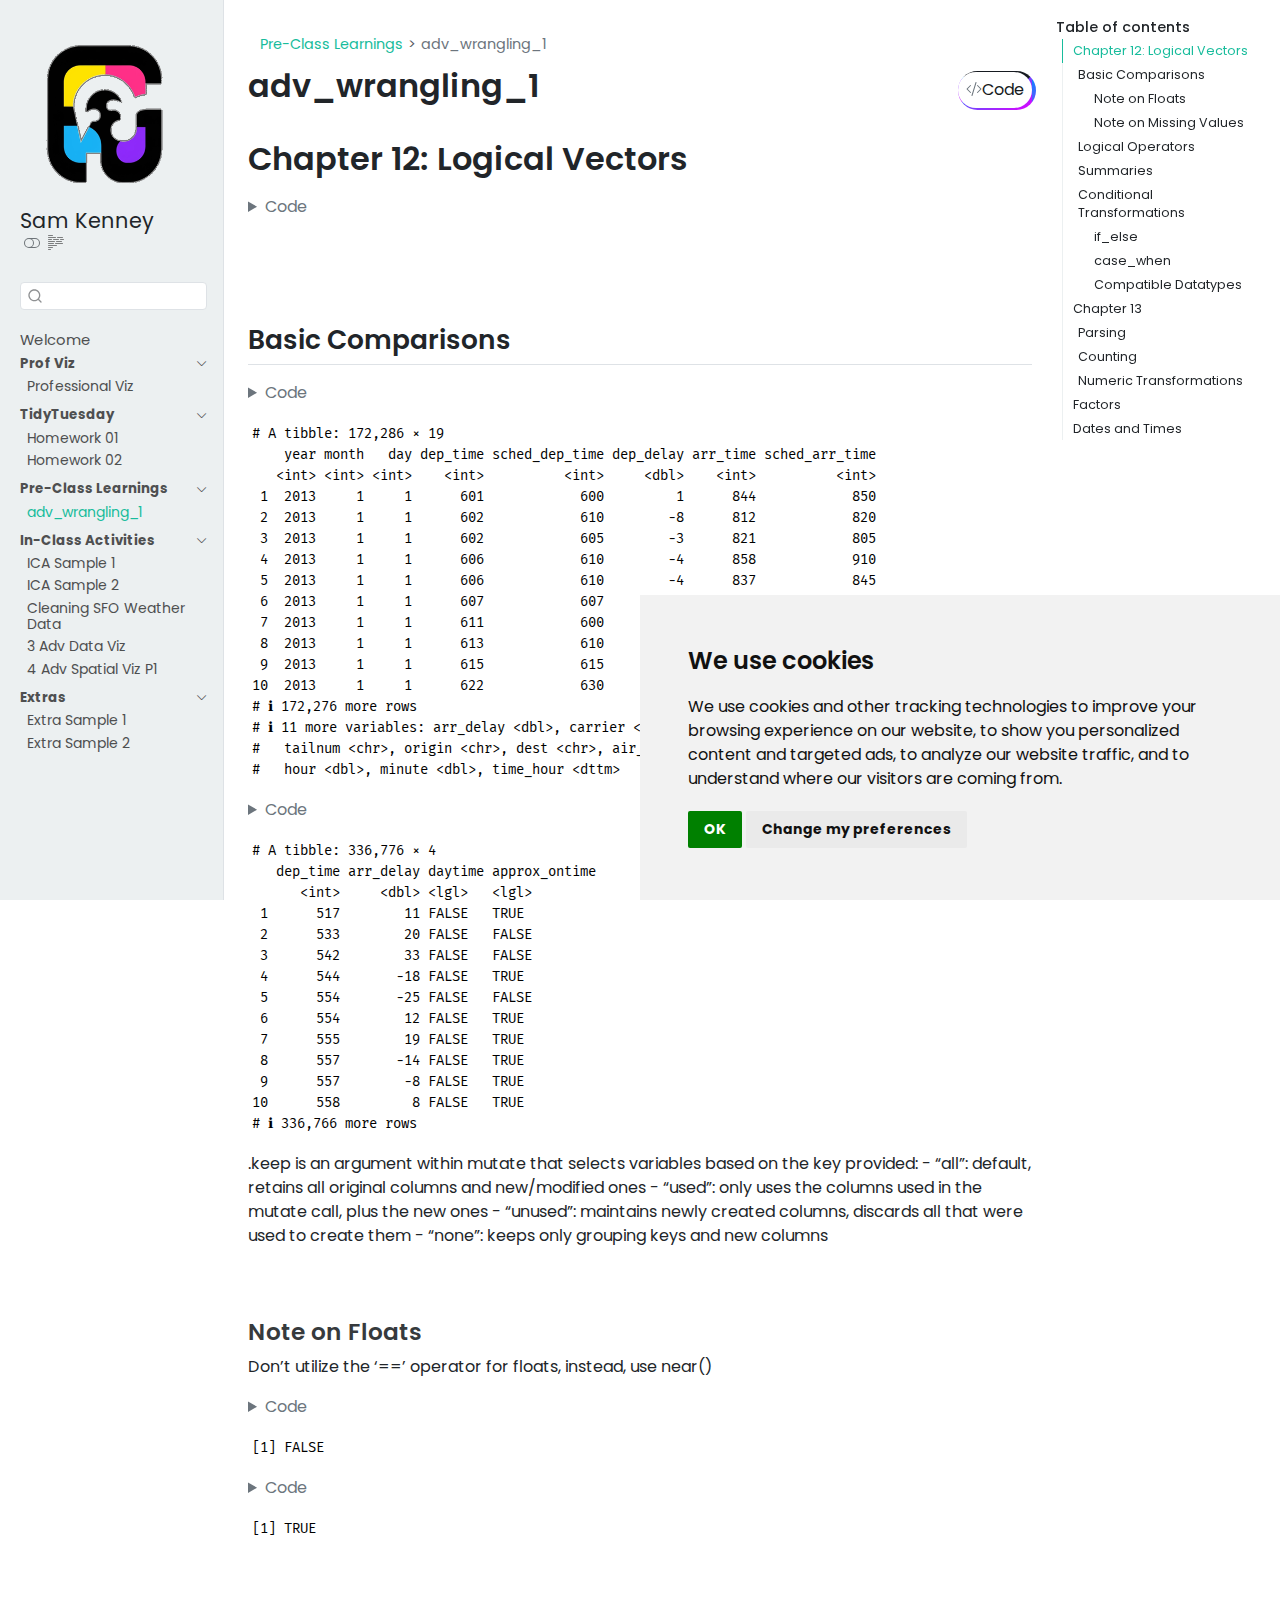
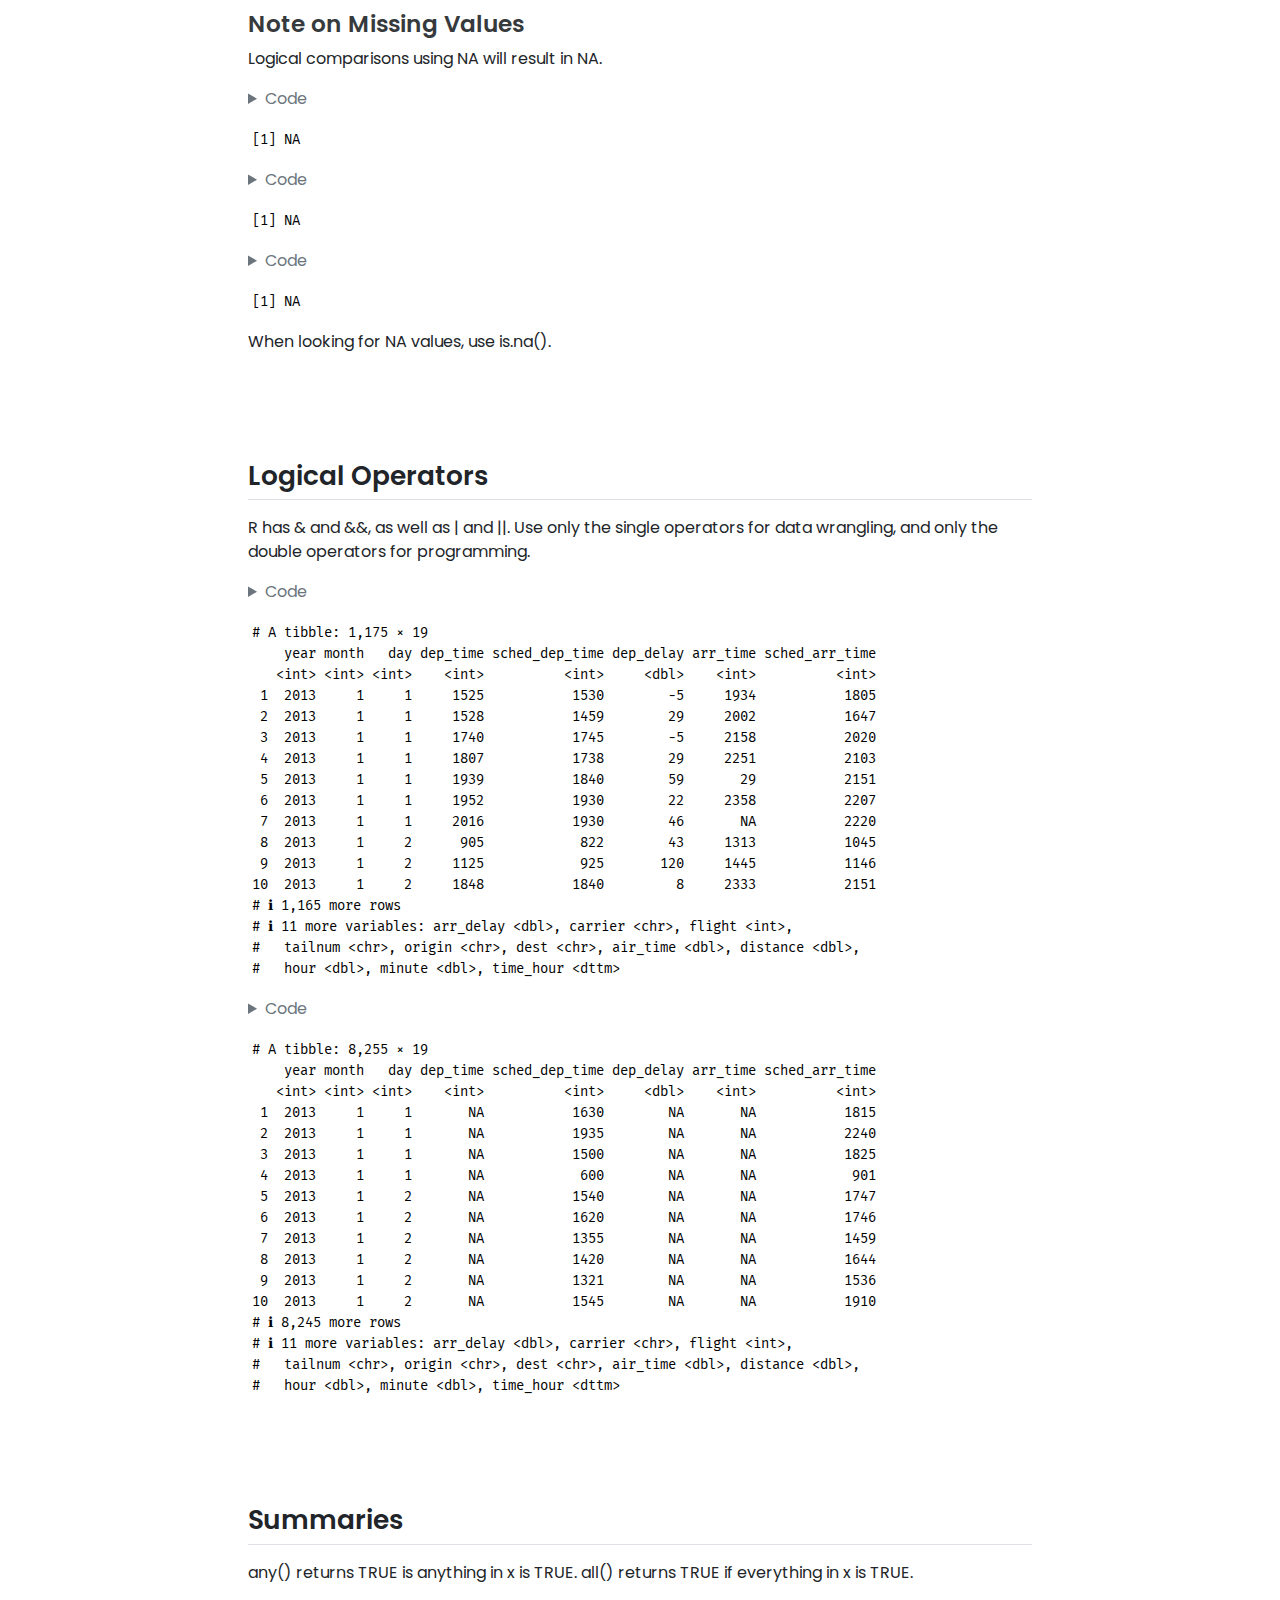
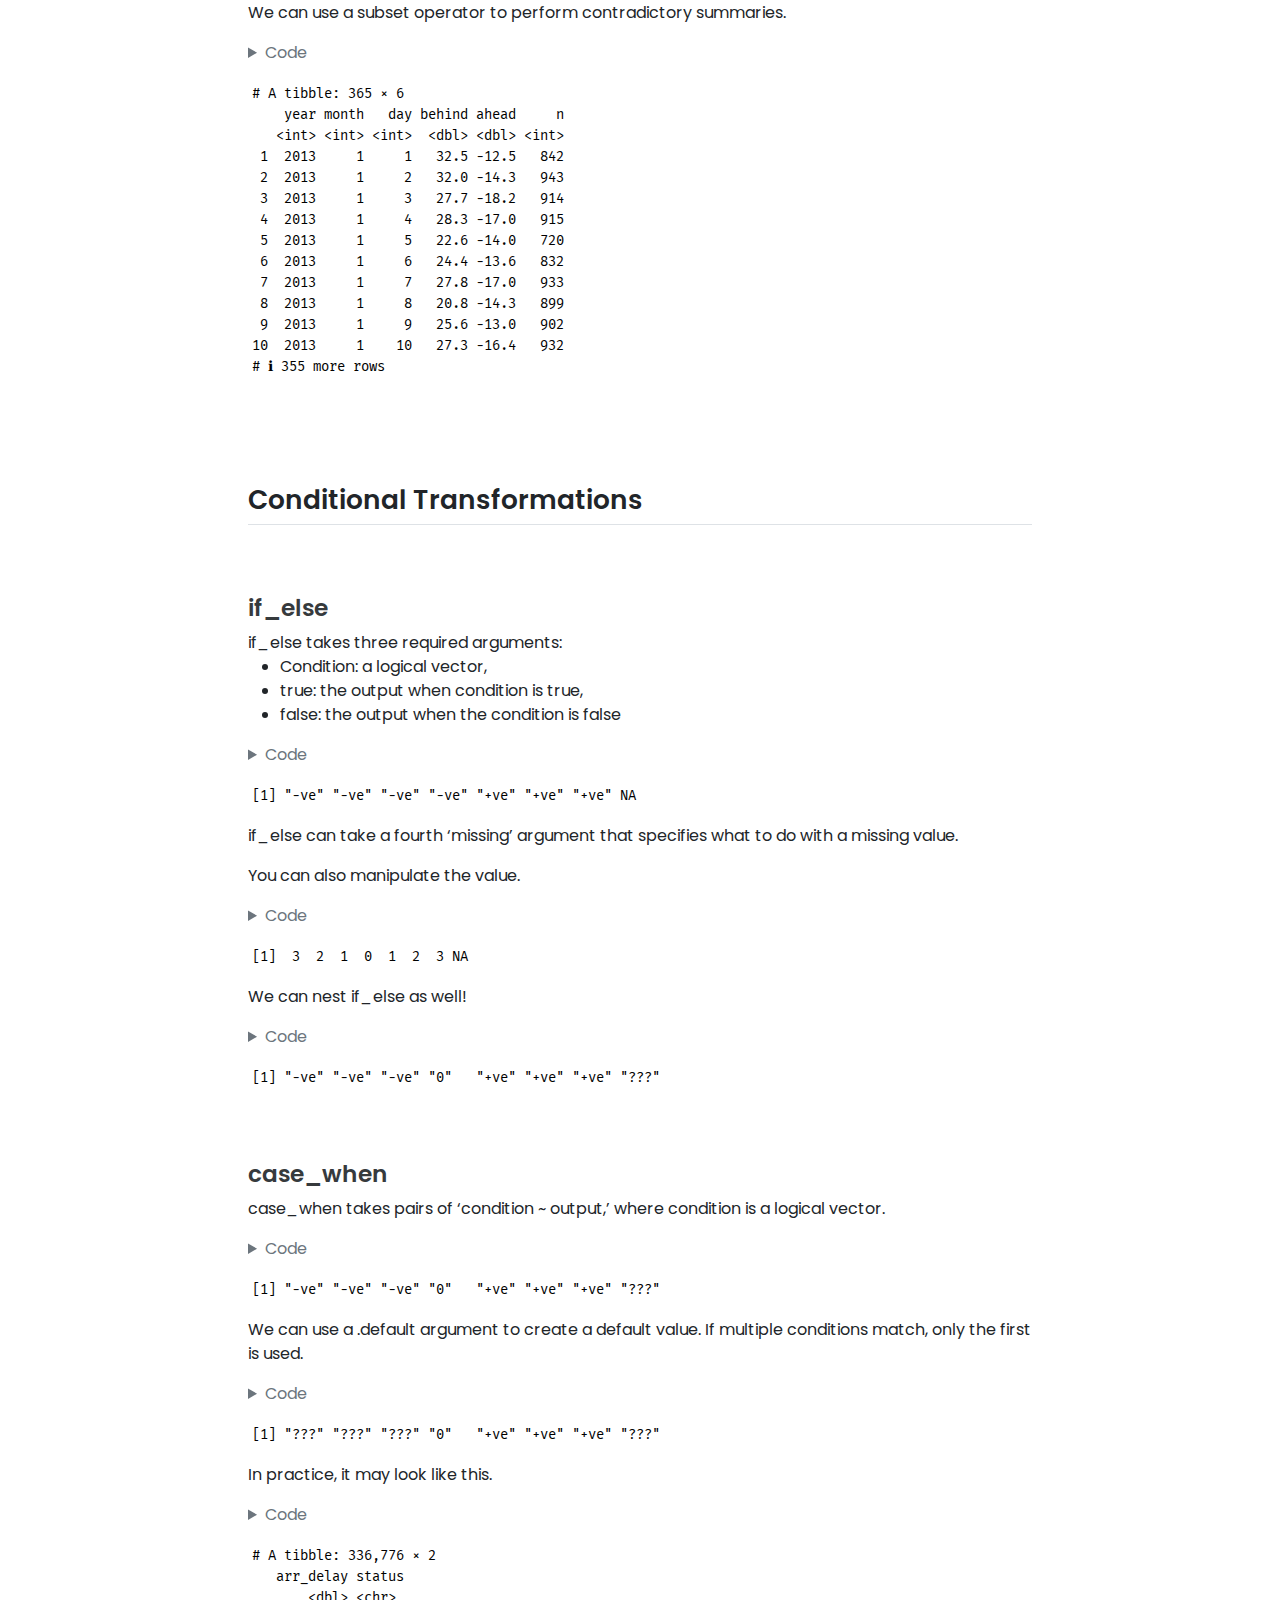
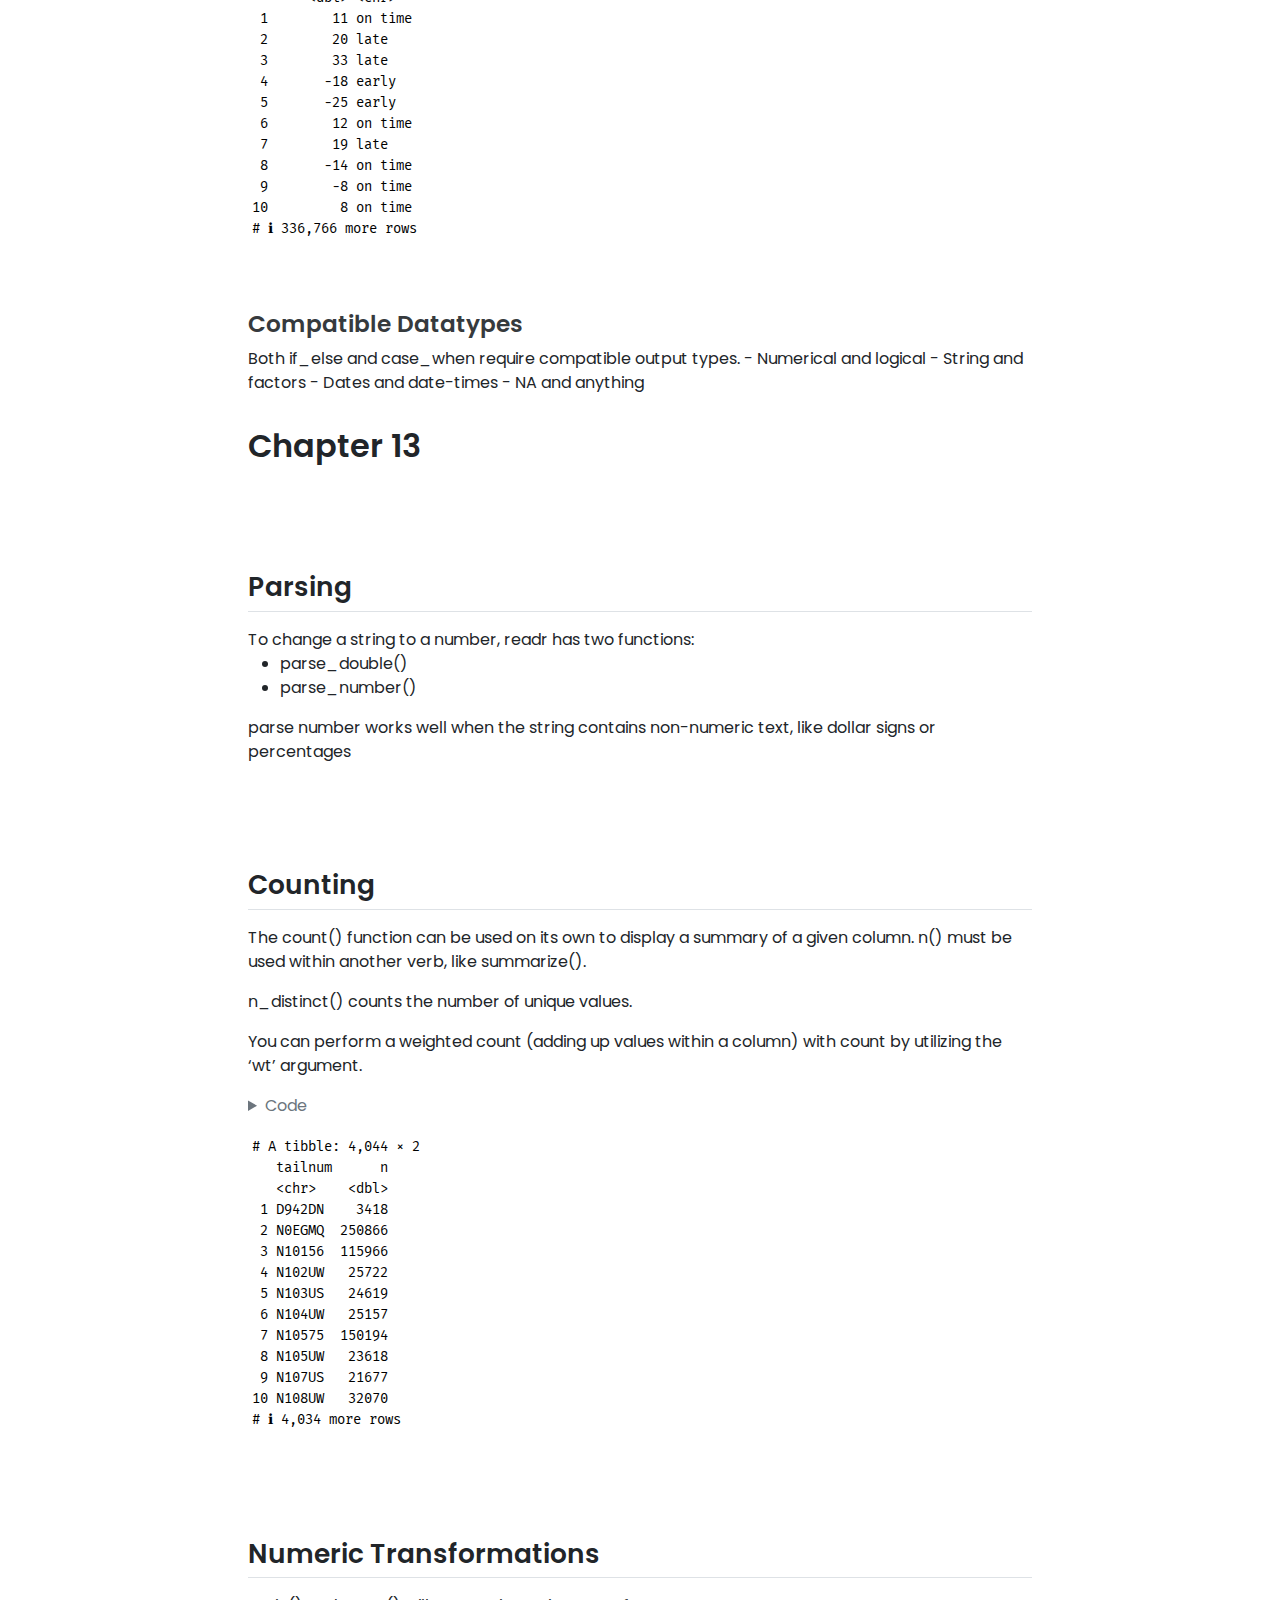
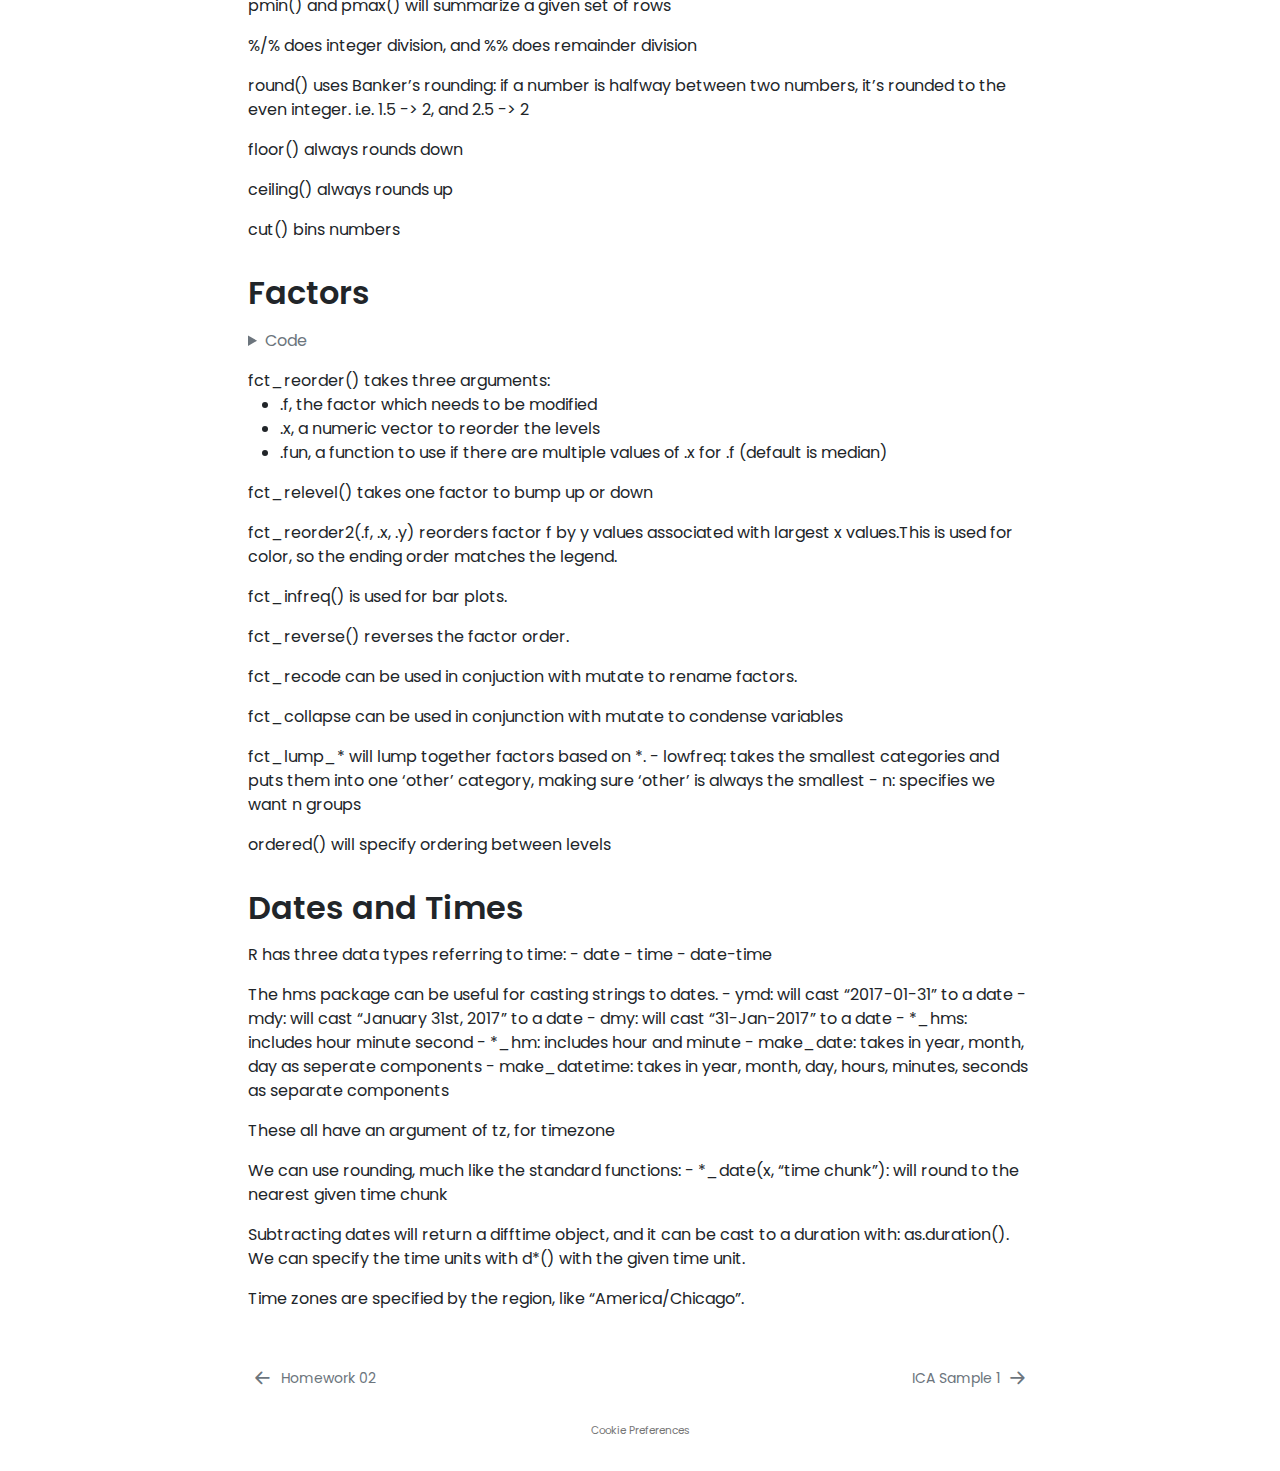
<file: pcl/adv_wrangling_1.html>
<!DOCTYPE html>
<html xmlns="http://www.w3.org/1999/xhtml" lang="en" xml:lang="en"><head>
<meta http-equiv="Content-Type" content="text/html; charset=UTF-8">
<meta charset="utf-8">
<meta name="generator" content="quarto-1.8.25">
<meta name="viewport" content="width=device-width, initial-scale=1.0, user-scalable=yes">
<title>adv_wrangling_1 – COMP/STAT212 Portfolio</title>
<style>
code{white-space: pre-wrap;}
span.smallcaps{font-variant: small-caps;}
div.columns{display: flex; gap: min(4vw, 1.5em);}
div.column{flex: auto; overflow-x: auto;}
div.hanging-indent{margin-left: 1.5em; text-indent: -1.5em;}
ul.task-list{list-style: none;}
ul.task-list li input[type="checkbox"] {
  width: 0.8em;
  margin: 0 0.8em 0.2em -1em; /* quarto-specific, see https://github.com/quarto-dev/quarto-cli/issues/4556 */ 
  vertical-align: middle;
}
/* CSS for syntax highlighting */
html { -webkit-text-size-adjust: 100%; }
pre > code.sourceCode { white-space: pre; position: relative; }
pre > code.sourceCode > span { display: inline-block; line-height: 1.25; }
pre > code.sourceCode > span:empty { height: 1.2em; }
.sourceCode { overflow: visible; }
code.sourceCode > span { color: inherit; text-decoration: inherit; }
div.sourceCode { margin: 1em 0; }
pre.sourceCode { margin: 0; }
@media screen {
div.sourceCode { overflow: auto; }
}
@media print {
pre > code.sourceCode { white-space: pre-wrap; }
pre > code.sourceCode > span { text-indent: -5em; padding-left: 5em; }
}
pre.numberSource code
  { counter-reset: source-line 0; }
pre.numberSource code > span
  { position: relative; left: -4em; counter-increment: source-line; }
pre.numberSource code > span > a:first-child::before
  { content: counter(source-line);
    position: relative; left: -1em; text-align: right; vertical-align: baseline;
    border: none; display: inline-block;
    -webkit-touch-callout: none; -webkit-user-select: none;
    -khtml-user-select: none; -moz-user-select: none;
    -ms-user-select: none; user-select: none;
    padding: 0 4px; width: 4em;
  }
pre.numberSource { margin-left: 3em;  padding-left: 4px; }
div.sourceCode
  {   }
@media screen {
pre > code.sourceCode > span > a:first-child::before { text-decoration: underline; }
}
</style>

<script src="../site_libs/quarto-nav/quarto-nav.js"></script>
<script src="../site_libs/clipboard/clipboard.min.js"></script>
<script src="../site_libs/quarto-search/autocomplete.umd.js"></script>
<script src="../site_libs/quarto-search/fuse.min.js"></script>
<script src="../site_libs/quarto-search/quarto-search.js"></script>
<meta name="quarto:offset" content="../">
<link href="../ica/ica-sample1.html" rel="next">
<link href="../tt/hw02-tt.html" rel="prev">
<script src="../site_libs/cookie-consent/cookie-consent.js"></script>
<link href="../site_libs/cookie-consent/cookie-consent.css" rel="stylesheet">
<script src="../site_libs/quarto-html/quarto.js" type="module"></script>
<script src="../site_libs/quarto-html/tabsets/tabsets.js" type="module"></script>
<script src="../site_libs/quarto-html/axe/axe-check.js" type="module"></script>
<script src="../site_libs/quarto-html/popper.min.js"></script>
<script src="../site_libs/quarto-html/tippy.umd.min.js"></script>
<script src="../site_libs/quarto-html/anchor.min.js"></script>
<link href="../site_libs/quarto-html/tippy.css" rel="stylesheet">
<link href="../site_libs/quarto-html/quarto-syntax-highlighting-7b89279ff1a6dce999919e0e67d4d9ec.css" rel="stylesheet" class="quarto-color-scheme" id="quarto-text-highlighting-styles">
<link href="../site_libs/quarto-html/quarto-syntax-highlighting-dark-707d8167ce6003fca903bfe2be84ab7f.css" rel="stylesheet" class="quarto-color-scheme quarto-color-alternate" id="quarto-text-highlighting-styles">
<link href="../site_libs/quarto-html/quarto-syntax-highlighting-7b89279ff1a6dce999919e0e67d4d9ec.css" rel="stylesheet" class="quarto-color-scheme-extra" id="quarto-text-highlighting-styles">
<script src="../site_libs/bootstrap/bootstrap.min.js"></script>
<link href="../site_libs/bootstrap/bootstrap-icons.css" rel="stylesheet">
<link href="../site_libs/bootstrap/bootstrap-16eaaa9b790cfaabc94008ee33c52662.min.css" rel="stylesheet" append-hash="true" class="quarto-color-scheme" id="quarto-bootstrap" data-mode="light">
<link href="../site_libs/bootstrap/bootstrap-dark-2b3e8dfe8c7d4b2781b388bd72db8514.min.css" rel="stylesheet" append-hash="true" class="quarto-color-scheme quarto-color-alternate" id="quarto-bootstrap" data-mode="dark">
<link href="../site_libs/bootstrap/bootstrap-16eaaa9b790cfaabc94008ee33c52662.min.css" rel="stylesheet" append-hash="true" class="quarto-color-scheme-extra" id="quarto-bootstrap" data-mode="light"><script id="quarto-search-options" type="application/json">{
  "location": "sidebar",
  "copy-button": false,
  "collapse-after": 3,
  "panel-placement": "start",
  "type": "textbox",
  "limit": 50,
  "keyboard-shortcut": [
    "f",
    "/",
    "s"
  ],
  "show-item-context": false,
  "language": {
    "search-no-results-text": "No results",
    "search-matching-documents-text": "matching documents",
    "search-copy-link-title": "Copy link to search",
    "search-hide-matches-text": "Hide additional matches",
    "search-more-match-text": "more match in this document",
    "search-more-matches-text": "more matches in this document",
    "search-clear-button-title": "Clear",
    "search-text-placeholder": "",
    "search-detached-cancel-button-title": "Cancel",
    "search-submit-button-title": "Submit",
    "search-label": "Search"
  }
}</script><script type="text/javascript" charset="UTF-8">
document.addEventListener('DOMContentLoaded', function () {
cookieconsent.run({
  "notice_banner_type":"simple",
  "consent_type":"implied",
  "palette":"light",
  "language":"en",
  "page_load_consent_levels":["strictly-necessary","functionality","tracking","targeting"],
  "notice_banner_reject_button_hide":false,
  "preferences_center_close_button_hide":false,
  "website_name":""
  ,
"language":"en"
  });
});
</script><style>html{ scroll-behavior: smooth; }</style>
<link rel="stylesheet" href="../style/custom.css">
</head>
<body class="nav-sidebar docked quarto-light"><script id="quarto-html-before-body" type="application/javascript">
    const toggleBodyColorMode = (bsSheetEl) => {
      const mode = bsSheetEl.getAttribute("data-mode");
      const bodyEl = window.document.querySelector("body");
      if (mode === "dark") {
        bodyEl.classList.add("quarto-dark");
        bodyEl.classList.remove("quarto-light");
      } else {
        bodyEl.classList.add("quarto-light");
        bodyEl.classList.remove("quarto-dark");
      }
    }
    const toggleBodyColorPrimary = () => {
      const bsSheetEl = window.document.querySelector("link#quarto-bootstrap:not([rel=disabled-stylesheet])");
      if (bsSheetEl) {
        toggleBodyColorMode(bsSheetEl);
      }
    }
    const setColorSchemeToggle = (alternate) => {
      const toggles = window.document.querySelectorAll('.quarto-color-scheme-toggle');
      for (let i=0; i < toggles.length; i++) {
        const toggle = toggles[i];
        if (toggle) {
          if (alternate) {
            toggle.classList.add("alternate");
          } else {
            toggle.classList.remove("alternate");
          }
        }
      }
    };
    const toggleColorMode = (alternate) => {
      // Switch the stylesheets
      const primaryStylesheets = window.document.querySelectorAll('link.quarto-color-scheme:not(.quarto-color-alternate)');
      const alternateStylesheets = window.document.querySelectorAll('link.quarto-color-scheme.quarto-color-alternate');
      manageTransitions('#quarto-margin-sidebar .nav-link', false);
      if (alternate) {
        // note: dark is layered on light, we don't disable primary!
        enableStylesheet(alternateStylesheets);
        for (const sheetNode of alternateStylesheets) {
          if (sheetNode.id === "quarto-bootstrap") {
            toggleBodyColorMode(sheetNode);
          }
        }
      } else {
        disableStylesheet(alternateStylesheets);
        enableStylesheet(primaryStylesheets)
        toggleBodyColorPrimary();
      }
      manageTransitions('#quarto-margin-sidebar .nav-link', true);
      // Switch the toggles
      setColorSchemeToggle(alternate)
      // Hack to workaround the fact that safari doesn't
      // properly recolor the scrollbar when toggling (#1455)
      if (navigator.userAgent.indexOf('Safari') > 0 && navigator.userAgent.indexOf('Chrome') == -1) {
        manageTransitions("body", false);
        window.scrollTo(0, 1);
        setTimeout(() => {
          window.scrollTo(0, 0);
          manageTransitions("body", true);
        }, 40);
      }
    }
    const disableStylesheet = (stylesheets) => {
      for (let i=0; i < stylesheets.length; i++) {
        const stylesheet = stylesheets[i];
        stylesheet.rel = 'disabled-stylesheet';
      }
    }
    const enableStylesheet = (stylesheets) => {
      for (let i=0; i < stylesheets.length; i++) {
        const stylesheet = stylesheets[i];
        if(stylesheet.rel !== 'stylesheet') { // for Chrome, which will still FOUC without this check
          stylesheet.rel = 'stylesheet';
        }
      }
    }
    const manageTransitions = (selector, allowTransitions) => {
      const els = window.document.querySelectorAll(selector);
      for (let i=0; i < els.length; i++) {
        const el = els[i];
        if (allowTransitions) {
          el.classList.remove('notransition');
        } else {
          el.classList.add('notransition');
        }
      }
    }
    const isFileUrl = () => {
      return window.location.protocol === 'file:';
    }
    const hasAlternateSentinel = () => {
      let styleSentinel = getColorSchemeSentinel();
      if (styleSentinel !== null) {
        return styleSentinel === "alternate";
      } else {
        return false;
      }
    }
    const setStyleSentinel = (alternate) => {
      const value = alternate ? "alternate" : "default";
      if (!isFileUrl()) {
        window.localStorage.setItem("quarto-color-scheme", value);
      } else {
        localAlternateSentinel = value;
      }
    }
    const getColorSchemeSentinel = () => {
      if (!isFileUrl()) {
        const storageValue = window.localStorage.getItem("quarto-color-scheme");
        return storageValue != null ? storageValue : localAlternateSentinel;
      } else {
        return localAlternateSentinel;
      }
    }
    const toggleGiscusIfUsed = (isAlternate, darkModeDefault) => {
      const baseTheme = document.querySelector('#giscus-base-theme')?.value ?? 'light';
      const alternateTheme = document.querySelector('#giscus-alt-theme')?.value ?? 'dark';
      let newTheme = '';
      if(authorPrefersDark) {
        newTheme = isAlternate ? baseTheme : alternateTheme;
      } else {
        newTheme = isAlternate ? alternateTheme : baseTheme;
      }
      const changeGiscusTheme = () => {
        // From: https://github.com/giscus/giscus/issues/336
        const sendMessage = (message) => {
          const iframe = document.querySelector('iframe.giscus-frame');
          if (!iframe) return;
          iframe.contentWindow.postMessage({ giscus: message }, 'https://giscus.app');
        }
        sendMessage({
          setConfig: {
            theme: newTheme
          }
        });
      }
      const isGiscussLoaded = window.document.querySelector('iframe.giscus-frame') !== null;
      if (isGiscussLoaded) {
        changeGiscusTheme();
      }
    };
    const authorPrefersDark = false;
    const darkModeDefault = authorPrefersDark;
      document.querySelector('link#quarto-text-highlighting-styles.quarto-color-scheme-extra').rel = 'disabled-stylesheet';
      document.querySelector('link#quarto-bootstrap.quarto-color-scheme-extra').rel = 'disabled-stylesheet';
    let localAlternateSentinel = darkModeDefault ? 'alternate' : 'default';
    // Dark / light mode switch
    window.quartoToggleColorScheme = () => {
      // Read the current dark / light value
      let toAlternate = !hasAlternateSentinel();
      toggleColorMode(toAlternate);
      setStyleSentinel(toAlternate);
      toggleGiscusIfUsed(toAlternate, darkModeDefault);
      window.dispatchEvent(new Event('resize'));
    };
    // Switch to dark mode if need be
    if (hasAlternateSentinel()) {
      toggleColorMode(true);
    } else {
      toggleColorMode(false);
    }
  </script>

<div id="quarto-search-results"></div>
  <header id="quarto-header" class="headroom fixed-top"><nav class="quarto-secondary-nav"><div class="container-fluid d-flex">
      <button type="button" class="quarto-btn-toggle btn" data-bs-toggle="collapse" role="button" data-bs-target=".quarto-sidebar-collapse-item" aria-controls="quarto-sidebar" aria-expanded="false" aria-label="Toggle sidebar navigation" onclick="if (window.quartoToggleHeadroom) { window.quartoToggleHeadroom(); }">
        <i class="bi bi-layout-text-sidebar-reverse"></i>
      </button>
        <nav class="quarto-page-breadcrumbs" aria-label="breadcrumb"><ol class="breadcrumb"><li class="breadcrumb-item"><a href="../pcl/adv_wrangling_1.html">Pre-Class Learnings</a></li><li class="breadcrumb-item"><a href="../pcl/adv_wrangling_1.html"><span class="chapter-title">adv_wrangling_1</span></a></li></ol></nav>
        <a class="flex-grow-1" role="navigation" data-bs-toggle="collapse" data-bs-target=".quarto-sidebar-collapse-item" aria-controls="quarto-sidebar" aria-expanded="false" aria-label="Toggle sidebar navigation" onclick="if (window.quartoToggleHeadroom) { window.quartoToggleHeadroom(); }">      
        </a>
      <button type="button" class="btn quarto-search-button" aria-label="Search" onclick="window.quartoOpenSearch();">
        <i class="bi bi-search"></i>
      </button>
    </div>
  </nav></header><!-- content --><div id="quarto-content" class="quarto-container page-columns page-rows-contents page-layout-full">
<!-- sidebar -->
  <nav id="quarto-sidebar" class="sidebar collapse collapse-horizontal quarto-sidebar-collapse-item sidebar-navigation docked overflow-auto"><div class="pt-lg-2 mt-2 text-left sidebar-header sidebar-header-stacked">
      <a href="../index.html" class="sidebar-logo-link">
      <img src="../assets/sidebar-logo.png" alt="Random negative space illustration" class="sidebar-logo light-content py-0 d-lg-inline d-none"><img src="../assets/sidebar-logo.png" alt="Random negative space illustration" class="sidebar-logo dark-content py-0 d-lg-inline d-none"></a>
    <div class="sidebar-title mb-0 py-0">
      <a href="../">Sam Kenney</a> 
        <div class="sidebar-tools-main">
  <a href="" class="quarto-color-scheme-toggle quarto-navigation-tool  px-1" onclick="window.quartoToggleColorScheme(); return false;" title="Toggle dark mode"><i class="bi"></i></a>
  <a href="" class="quarto-reader-toggle quarto-navigation-tool px-1" onclick="window.quartoToggleReader(); return false;" title="Toggle reader mode">
  <div class="quarto-reader-toggle-btn">
  <i class="bi"></i>
  </div>
</a>
</div>
    </div>
      </div>
        <div class="mt-2 flex-shrink-0 align-items-center">
        <div class="sidebar-search">
        <div id="quarto-search" class="" title="Search"></div>
        </div>
        </div>
    <div class="sidebar-menu-container"> 
    <ul class="list-unstyled mt-1">
<li class="sidebar-item">
  <div class="sidebar-item-container"> 
  <a href="../index.html" class="sidebar-item-text sidebar-link"><span class="chapter-title">Welcome</span></a>
  </div>
</li>
        <li class="sidebar-item sidebar-item-section">
      <div class="sidebar-item-container"> 
            <a class="sidebar-item-text sidebar-link text-start" data-bs-toggle="collapse" data-bs-target="#quarto-sidebar-section-1" role="navigation" aria-expanded="true">
 <span class="menu-text">Prof Viz</span></a>
          <a class="sidebar-item-toggle text-start" data-bs-toggle="collapse" data-bs-target="#quarto-sidebar-section-1" role="navigation" aria-expanded="true" aria-label="Toggle section">
            <i class="bi bi-chevron-right ms-2"></i>
          </a> 
      </div>
      <ul id="quarto-sidebar-section-1" class="collapse list-unstyled sidebar-section depth1 show">
<li class="sidebar-item">
  <div class="sidebar-item-container"> 
  <a href="../pv/pv-01.html" class="sidebar-item-text sidebar-link"><span class="chapter-title">Professional Viz</span></a>
  </div>
</li>
      </ul>
</li>
        <li class="sidebar-item sidebar-item-section">
      <div class="sidebar-item-container"> 
            <a class="sidebar-item-text sidebar-link text-start" data-bs-toggle="collapse" data-bs-target="#quarto-sidebar-section-2" role="navigation" aria-expanded="true">
 <span class="menu-text">TidyTuesday</span></a>
          <a class="sidebar-item-toggle text-start" data-bs-toggle="collapse" data-bs-target="#quarto-sidebar-section-2" role="navigation" aria-expanded="true" aria-label="Toggle section">
            <i class="bi bi-chevron-right ms-2"></i>
          </a> 
      </div>
      <ul id="quarto-sidebar-section-2" class="collapse list-unstyled sidebar-section depth1 show">
<li class="sidebar-item">
  <div class="sidebar-item-container"> 
  <a href="../tt/hw01-tt.html" class="sidebar-item-text sidebar-link"><span class="chapter-title">Homework 01</span></a>
  </div>
</li>
          <li class="sidebar-item">
  <div class="sidebar-item-container"> 
  <a href="../tt/hw02-tt.html" class="sidebar-item-text sidebar-link"><span class="chapter-title">Homework 02</span></a>
  </div>
</li>
      </ul>
</li>
        <li class="sidebar-item sidebar-item-section">
      <div class="sidebar-item-container"> 
            <a class="sidebar-item-text sidebar-link text-start" data-bs-toggle="collapse" data-bs-target="#quarto-sidebar-section-3" role="navigation" aria-expanded="true">
 <span class="menu-text">Pre-Class Learnings</span></a>
          <a class="sidebar-item-toggle text-start" data-bs-toggle="collapse" data-bs-target="#quarto-sidebar-section-3" role="navigation" aria-expanded="true" aria-label="Toggle section">
            <i class="bi bi-chevron-right ms-2"></i>
          </a> 
      </div>
      <ul id="quarto-sidebar-section-3" class="collapse list-unstyled sidebar-section depth1 show">
<li class="sidebar-item">
  <div class="sidebar-item-container"> 
  <a href="../pcl/adv_wrangling_1.html" class="sidebar-item-text sidebar-link active"><span class="chapter-title">adv_wrangling_1</span></a>
  </div>
</li>
      </ul>
</li>
        <li class="sidebar-item sidebar-item-section">
      <div class="sidebar-item-container"> 
            <a class="sidebar-item-text sidebar-link text-start" data-bs-toggle="collapse" data-bs-target="#quarto-sidebar-section-4" role="navigation" aria-expanded="true">
 <span class="menu-text">In-Class Activities</span></a>
          <a class="sidebar-item-toggle text-start" data-bs-toggle="collapse" data-bs-target="#quarto-sidebar-section-4" role="navigation" aria-expanded="true" aria-label="Toggle section">
            <i class="bi bi-chevron-right ms-2"></i>
          </a> 
      </div>
      <ul id="quarto-sidebar-section-4" class="collapse list-unstyled sidebar-section depth1 show">
<li class="sidebar-item">
  <div class="sidebar-item-container"> 
  <a href="../ica/ica-sample1.html" class="sidebar-item-text sidebar-link"><span class="chapter-title">ICA Sample 1</span></a>
  </div>
</li>
          <li class="sidebar-item">
  <div class="sidebar-item-container"> 
  <a href="../ica/ica-sample2.html" class="sidebar-item-text sidebar-link"><span class="chapter-title">ICA Sample 2</span></a>
  </div>
</li>
          <li class="sidebar-item">
  <div class="sidebar-item-container"> 
  <a href="../ica/cleaning.html" class="sidebar-item-text sidebar-link"><span class="chapter-title">Cleaning SFO Weather Data</span></a>
  </div>
</li>
          <li class="sidebar-item">
  <div class="sidebar-item-container"> 
  <a href="../ica/03-adv-ggplot-notes.html" class="sidebar-item-text sidebar-link"><span class="chapter-title">3 Adv Data Viz</span></a>
  </div>
</li>
          <li class="sidebar-item">
  <div class="sidebar-item-container"> 
  <a href="../ica/ica4/src/04-adv-maps-1-notes.html" class="sidebar-item-text sidebar-link"><span class="chapter-title">4 Adv Spatial Viz P1</span></a>
  </div>
</li>
      </ul>
</li>
        <li class="sidebar-item sidebar-item-section">
      <div class="sidebar-item-container"> 
            <a class="sidebar-item-text sidebar-link text-start" data-bs-toggle="collapse" data-bs-target="#quarto-sidebar-section-5" role="navigation" aria-expanded="true">
 <span class="menu-text">Extras</span></a>
          <a class="sidebar-item-toggle text-start" data-bs-toggle="collapse" data-bs-target="#quarto-sidebar-section-5" role="navigation" aria-expanded="true" aria-label="Toggle section">
            <i class="bi bi-chevron-right ms-2"></i>
          </a> 
      </div>
      <ul id="quarto-sidebar-section-5" class="collapse list-unstyled sidebar-section depth1 show">
<li class="sidebar-item">
  <div class="sidebar-item-container"> 
  <a href="../extra/extra-sample1.html" class="sidebar-item-text sidebar-link"><span class="chapter-title">Extra Sample 1</span></a>
  </div>
</li>
          <li class="sidebar-item">
  <div class="sidebar-item-container"> 
  <a href="../extra/extra-sample2.html" class="sidebar-item-text sidebar-link"><span class="chapter-title">Extra Sample 2</span></a>
  </div>
</li>
      </ul>
</li>
    </ul>
</div>
</nav><div id="quarto-sidebar-glass" class="quarto-sidebar-collapse-item" data-bs-toggle="collapse" data-bs-target=".quarto-sidebar-collapse-item"></div>
<!-- margin-sidebar -->
    <div id="quarto-margin-sidebar" class="sidebar margin-sidebar">
        <nav id="TOC" role="doc-toc" class="toc-active" data-toc-expanded="99"><h2 id="toc-title">Table of contents</h2>
   
  <ul>
<li>
<a href="#chapter-12-logical-vectors" id="toc-chapter-12-logical-vectors" class="nav-link active" data-scroll-target="#chapter-12-logical-vectors">Chapter 12: Logical Vectors</a>
  <ul class="collapse">
<li>
<a href="#basic-comparisons" id="toc-basic-comparisons" class="nav-link" data-scroll-target="#basic-comparisons">Basic Comparisons</a>
  <ul class="collapse">
<li><a href="#note-on-floats" id="toc-note-on-floats" class="nav-link" data-scroll-target="#note-on-floats">Note on Floats</a></li>
  <li><a href="#note-on-missing-values" id="toc-note-on-missing-values" class="nav-link" data-scroll-target="#note-on-missing-values">Note on Missing Values</a></li>
  </ul>
</li>
  <li><a href="#logical-operators" id="toc-logical-operators" class="nav-link" data-scroll-target="#logical-operators">Logical Operators</a></li>
  <li><a href="#summaries" id="toc-summaries" class="nav-link" data-scroll-target="#summaries">Summaries</a></li>
  <li>
<a href="#conditional-transformations" id="toc-conditional-transformations" class="nav-link" data-scroll-target="#conditional-transformations">Conditional Transformations</a>
  <ul class="collapse">
<li><a href="#if_else" id="toc-if_else" class="nav-link" data-scroll-target="#if_else">if_else</a></li>
  <li><a href="#case_when" id="toc-case_when" class="nav-link" data-scroll-target="#case_when">case_when</a></li>
  <li><a href="#compatible-datatypes" id="toc-compatible-datatypes" class="nav-link" data-scroll-target="#compatible-datatypes">Compatible Datatypes</a></li>
  </ul>
</li>
  </ul>
</li>
  <li>
<a href="#chapter-13" id="toc-chapter-13" class="nav-link" data-scroll-target="#chapter-13">Chapter 13</a>
  <ul class="collapse">
<li><a href="#parsing" id="toc-parsing" class="nav-link" data-scroll-target="#parsing">Parsing</a></li>
  <li><a href="#counting" id="toc-counting" class="nav-link" data-scroll-target="#counting">Counting</a></li>
  <li><a href="#numeric-transformations" id="toc-numeric-transformations" class="nav-link" data-scroll-target="#numeric-transformations">Numeric Transformations</a></li>
  </ul>
</li>
  <li><a href="#factors" id="toc-factors" class="nav-link" data-scroll-target="#factors">Factors</a></li>
  <li><a href="#dates-and-times" id="toc-dates-and-times" class="nav-link" data-scroll-target="#dates-and-times">Dates and Times</a></li>
  </ul></nav>
    </div>
<!-- main -->
<main class="content column-body" id="quarto-document-content"><header id="title-block-header" class="quarto-title-block default"><nav class="quarto-page-breadcrumbs quarto-title-breadcrumbs d-none d-lg-block" aria-label="breadcrumb"><ol class="breadcrumb"><li class="breadcrumb-item"><a href="../pcl/adv_wrangling_1.html">Pre-Class Learnings</a></li><li class="breadcrumb-item"><a href="../pcl/adv_wrangling_1.html"><span class="chapter-title">adv_wrangling_1</span></a></li></ol></nav><div class="quarto-title">
<div class="quarto-title-block"><div><h1 class="title"><span class="chapter-title">adv_wrangling_1</span></h1><button type="button" class="btn code-tools-button dropdown-toggle" id="quarto-code-tools-menu" data-bs-toggle="dropdown" aria-expanded="false"><i class="bi"></i> Code</button><ul class="dropdown-menu dropdown-menu-end" aria-labelelledby="quarto-code-tools-menu"><li><a id="quarto-show-all-code" class="dropdown-item" href="javascript:void(0)" role="button">Show All Code</a></li><li><a id="quarto-hide-all-code" class="dropdown-item" href="javascript:void(0)" role="button">Hide All Code</a></li><li><hr class="dropdown-divider"></li><li><a id="quarto-view-source" class="dropdown-item" href="javascript:void(0)" role="button">View Source</a></li></ul></div></div>
</div>



<div class="quarto-title-meta column-body">

    
  
    
  </div>
  


</header><section id="chapter-12-logical-vectors" class="level1"><h1>Chapter 12: Logical Vectors</h1>
<div class="cell">
<details class="code-fold"><summary>Code</summary><div class="code-copy-outer-scaffold"><div class="sourceCode cell-code" id="cb1"><pre class="sourceCode numberSource r number-lines code-with-copy"><code class="sourceCode r"><span id="cb1-1"><a href="#cb1-1"></a><span class="fu">library</span>(tidyverse)</span>
<span id="cb1-2"><a href="#cb1-2"></a><span class="fu">library</span>(nycflights13)</span></code></pre></div><button title="Copy to Clipboard" class="code-copy-button"><i class="bi"></i></button></div>
</details>
</div>
<section id="basic-comparisons" class="level2"><h2 class="anchored" data-anchor-id="basic-comparisons">Basic Comparisons</h2>
<div class="cell">
<details class="code-fold"><summary>Code</summary><div class="code-copy-outer-scaffold"><div class="sourceCode cell-code" id="cb2"><pre class="sourceCode numberSource r number-lines code-with-copy"><code class="sourceCode r"><span id="cb2-1"><a href="#cb2-1"></a>flights <span class="sc">|&gt;</span></span>
<span id="cb2-2"><a href="#cb2-2"></a>  <span class="fu">filter</span>(dep_time <span class="sc">&gt;</span> <span class="dv">600</span> <span class="sc">&amp;</span> dep_time <span class="sc">&lt;</span> <span class="dv">2000</span> <span class="sc">&amp;</span> <span class="fu">abs</span>(arr_delay) <span class="sc">&lt;</span> <span class="dv">20</span>)</span></code></pre></div><button title="Copy to Clipboard" class="code-copy-button"><i class="bi"></i></button></div>
</details><div class="cell-output cell-output-stdout">
<pre><code># A tibble: 172,286 × 19
    year month   day dep_time sched_dep_time dep_delay arr_time sched_arr_time
   &lt;int&gt; &lt;int&gt; &lt;int&gt;    &lt;int&gt;          &lt;int&gt;     &lt;dbl&gt;    &lt;int&gt;          &lt;int&gt;
 1  2013     1     1      601            600         1      844            850
 2  2013     1     1      602            610        -8      812            820
 3  2013     1     1      602            605        -3      821            805
 4  2013     1     1      606            610        -4      858            910
 5  2013     1     1      606            610        -4      837            845
 6  2013     1     1      607            607         0      858            915
 7  2013     1     1      611            600        11      945            931
 8  2013     1     1      613            610         3      925            921
 9  2013     1     1      615            615         0      833            842
10  2013     1     1      622            630        -8     1017           1014
# ℹ 172,276 more rows
# ℹ 11 more variables: arr_delay &lt;dbl&gt;, carrier &lt;chr&gt;, flight &lt;int&gt;,
#   tailnum &lt;chr&gt;, origin &lt;chr&gt;, dest &lt;chr&gt;, air_time &lt;dbl&gt;, distance &lt;dbl&gt;,
#   hour &lt;dbl&gt;, minute &lt;dbl&gt;, time_hour &lt;dttm&gt;</code></pre>
</div>
<details class="code-fold"><summary>Code</summary><div class="code-copy-outer-scaffold"><div class="sourceCode cell-code" id="cb4"><pre class="sourceCode numberSource r number-lines code-with-copy"><code class="sourceCode r"><span id="cb4-1"><a href="#cb4-1"></a>flights <span class="sc">|&gt;</span> </span>
<span id="cb4-2"><a href="#cb4-2"></a>  <span class="fu">mutate</span>(<span class="at">daytime =</span> dep_time <span class="sc">&gt;</span> <span class="dv">600</span> <span class="sc">&amp;</span> dep_time <span class="sc">&lt;</span> <span class="dv">2000</span>, </span>
<span id="cb4-3"><a href="#cb4-3"></a>         <span class="at">approx_ontime =</span> <span class="fu">abs</span>(arr_delay) <span class="sc">&lt;</span> <span class="dv">20</span>,</span>
<span id="cb4-4"><a href="#cb4-4"></a>         <span class="at">.keep =</span> <span class="st">"used"</span>)</span></code></pre></div><button title="Copy to Clipboard" class="code-copy-button"><i class="bi"></i></button></div>
</details><div class="cell-output cell-output-stdout">
<pre><code># A tibble: 336,776 × 4
   dep_time arr_delay daytime approx_ontime
      &lt;int&gt;     &lt;dbl&gt; &lt;lgl&gt;   &lt;lgl&gt;        
 1      517        11 FALSE   TRUE         
 2      533        20 FALSE   FALSE        
 3      542        33 FALSE   FALSE        
 4      544       -18 FALSE   TRUE         
 5      554       -25 FALSE   FALSE        
 6      554        12 FALSE   TRUE         
 7      555        19 FALSE   TRUE         
 8      557       -14 FALSE   TRUE         
 9      557        -8 FALSE   TRUE         
10      558         8 FALSE   TRUE         
# ℹ 336,766 more rows</code></pre>
</div>
</div>
<p>.keep is an argument within mutate that selects variables based on the key provided: - “all”: default, retains all original columns and new/modified ones - “used”: only uses the columns used in the mutate call, plus the new ones - “unused”: maintains newly created columns, discards all that were used to create them - “none”: keeps only grouping keys and new columns</p>
<section id="note-on-floats" class="level3"><h3 class="anchored" data-anchor-id="note-on-floats">Note on Floats</h3>
<p>Don’t utilize the ‘==’ operator for floats, instead, use near()</p>
<div class="cell">
<details class="code-fold"><summary>Code</summary><div class="code-copy-outer-scaffold"><div class="sourceCode cell-code" id="cb6"><pre class="sourceCode numberSource r number-lines code-with-copy"><code class="sourceCode r"><span id="cb6-1"><a href="#cb6-1"></a>x <span class="ot">&lt;-</span> <span class="fu">sqrt</span>(<span class="dv">2</span>) <span class="sc">^</span> <span class="dv">2</span></span>
<span id="cb6-2"><a href="#cb6-2"></a>x <span class="sc">==</span> <span class="dv">2</span></span></code></pre></div><button title="Copy to Clipboard" class="code-copy-button"><i class="bi"></i></button></div>
</details><div class="cell-output cell-output-stdout">
<pre><code>[1] FALSE</code></pre>
</div>
<details class="code-fold"><summary>Code</summary><div class="code-copy-outer-scaffold"><div class="sourceCode cell-code" id="cb8"><pre class="sourceCode numberSource r number-lines code-with-copy"><code class="sourceCode r"><span id="cb8-1"><a href="#cb8-1"></a><span class="fu">near</span>(x, <span class="dv">2</span>)</span></code></pre></div><button title="Copy to Clipboard" class="code-copy-button"><i class="bi"></i></button></div>
</details><div class="cell-output cell-output-stdout">
<pre><code>[1] TRUE</code></pre>
</div>
</div>
</section><section id="note-on-missing-values" class="level3"><h3 class="anchored" data-anchor-id="note-on-missing-values">Note on Missing Values</h3>
<p>Logical comparisons using NA will result in NA.</p>
<div class="cell">
<details class="code-fold"><summary>Code</summary><div class="code-copy-outer-scaffold"><div class="sourceCode cell-code" id="cb10"><pre class="sourceCode numberSource r number-lines code-with-copy"><code class="sourceCode r"><span id="cb10-1"><a href="#cb10-1"></a><span class="cn">NA</span> <span class="sc">&gt;</span> <span class="dv">5</span></span></code></pre></div><button title="Copy to Clipboard" class="code-copy-button"><i class="bi"></i></button></div>
</details><div class="cell-output cell-output-stdout">
<pre><code>[1] NA</code></pre>
</div>
<details class="code-fold"><summary>Code</summary><div class="code-copy-outer-scaffold"><div class="sourceCode cell-code" id="cb12"><pre class="sourceCode numberSource r number-lines code-with-copy"><code class="sourceCode r"><span id="cb12-1"><a href="#cb12-1"></a><span class="dv">10</span> <span class="sc">==</span> <span class="cn">NA</span></span></code></pre></div><button title="Copy to Clipboard" class="code-copy-button"><i class="bi"></i></button></div>
</details><div class="cell-output cell-output-stdout">
<pre><code>[1] NA</code></pre>
</div>
<details class="code-fold"><summary>Code</summary><div class="code-copy-outer-scaffold"><div class="sourceCode cell-code" id="cb14"><pre class="sourceCode numberSource r number-lines code-with-copy"><code class="sourceCode r"><span id="cb14-1"><a href="#cb14-1"></a><span class="cn">NA</span> <span class="sc">==</span> <span class="cn">NA</span></span></code></pre></div><button title="Copy to Clipboard" class="code-copy-button"><i class="bi"></i></button></div>
</details><div class="cell-output cell-output-stdout">
<pre><code>[1] NA</code></pre>
</div>
</div>
<p>When looking for NA values, use is.na().</p>
</section></section><section id="logical-operators" class="level2"><h2 class="anchored" data-anchor-id="logical-operators">Logical Operators</h2>
<p>R has &amp; and &amp;&amp;, as well as | and ||. Use only the single operators for data wrangling, and only the double operators for programming.</p>
<div class="cell">
<details class="code-fold"><summary>Code</summary><div class="code-copy-outer-scaffold"><div class="sourceCode cell-code" id="cb16"><pre class="sourceCode numberSource r number-lines code-with-copy"><code class="sourceCode r"><span id="cb16-1"><a href="#cb16-1"></a>flights <span class="sc">|&gt;</span></span>
<span id="cb16-2"><a href="#cb16-2"></a>  <span class="fu">filter</span>(<span class="fu">is.na</span>(arr_delay) <span class="sc">&amp;</span> <span class="sc">!</span><span class="fu">is.na</span>(dep_delay))</span></code></pre></div><button title="Copy to Clipboard" class="code-copy-button"><i class="bi"></i></button></div>
</details><div class="cell-output cell-output-stdout">
<pre><code># A tibble: 1,175 × 19
    year month   day dep_time sched_dep_time dep_delay arr_time sched_arr_time
   &lt;int&gt; &lt;int&gt; &lt;int&gt;    &lt;int&gt;          &lt;int&gt;     &lt;dbl&gt;    &lt;int&gt;          &lt;int&gt;
 1  2013     1     1     1525           1530        -5     1934           1805
 2  2013     1     1     1528           1459        29     2002           1647
 3  2013     1     1     1740           1745        -5     2158           2020
 4  2013     1     1     1807           1738        29     2251           2103
 5  2013     1     1     1939           1840        59       29           2151
 6  2013     1     1     1952           1930        22     2358           2207
 7  2013     1     1     2016           1930        46       NA           2220
 8  2013     1     2      905            822        43     1313           1045
 9  2013     1     2     1125            925       120     1445           1146
10  2013     1     2     1848           1840         8     2333           2151
# ℹ 1,165 more rows
# ℹ 11 more variables: arr_delay &lt;dbl&gt;, carrier &lt;chr&gt;, flight &lt;int&gt;,
#   tailnum &lt;chr&gt;, origin &lt;chr&gt;, dest &lt;chr&gt;, air_time &lt;dbl&gt;, distance &lt;dbl&gt;,
#   hour &lt;dbl&gt;, minute &lt;dbl&gt;, time_hour &lt;dttm&gt;</code></pre>
</div>
<details class="code-fold"><summary>Code</summary><div class="code-copy-outer-scaffold"><div class="sourceCode cell-code" id="cb18"><pre class="sourceCode numberSource r number-lines code-with-copy"><code class="sourceCode r"><span id="cb18-1"><a href="#cb18-1"></a>flights <span class="sc">|&gt;</span> </span>
<span id="cb18-2"><a href="#cb18-2"></a>  <span class="fu">filter</span>(<span class="fu">is.na</span>(dep_time))</span></code></pre></div><button title="Copy to Clipboard" class="code-copy-button"><i class="bi"></i></button></div>
</details><div class="cell-output cell-output-stdout">
<pre><code># A tibble: 8,255 × 19
    year month   day dep_time sched_dep_time dep_delay arr_time sched_arr_time
   &lt;int&gt; &lt;int&gt; &lt;int&gt;    &lt;int&gt;          &lt;int&gt;     &lt;dbl&gt;    &lt;int&gt;          &lt;int&gt;
 1  2013     1     1       NA           1630        NA       NA           1815
 2  2013     1     1       NA           1935        NA       NA           2240
 3  2013     1     1       NA           1500        NA       NA           1825
 4  2013     1     1       NA            600        NA       NA            901
 5  2013     1     2       NA           1540        NA       NA           1747
 6  2013     1     2       NA           1620        NA       NA           1746
 7  2013     1     2       NA           1355        NA       NA           1459
 8  2013     1     2       NA           1420        NA       NA           1644
 9  2013     1     2       NA           1321        NA       NA           1536
10  2013     1     2       NA           1545        NA       NA           1910
# ℹ 8,245 more rows
# ℹ 11 more variables: arr_delay &lt;dbl&gt;, carrier &lt;chr&gt;, flight &lt;int&gt;,
#   tailnum &lt;chr&gt;, origin &lt;chr&gt;, dest &lt;chr&gt;, air_time &lt;dbl&gt;, distance &lt;dbl&gt;,
#   hour &lt;dbl&gt;, minute &lt;dbl&gt;, time_hour &lt;dttm&gt;</code></pre>
</div>
</div>
</section><section id="summaries" class="level2"><h2 class="anchored" data-anchor-id="summaries">Summaries</h2>
<p>any() returns TRUE is anything in x is TRUE. all() returns TRUE if everything in x is TRUE.</p>
<p>We can use a subset operator to perform contradictory summaries.</p>
<div class="cell">
<details class="code-fold"><summary>Code</summary><div class="code-copy-outer-scaffold"><div class="sourceCode cell-code" id="cb20"><pre class="sourceCode numberSource r number-lines code-with-copy"><code class="sourceCode r"><span id="cb20-1"><a href="#cb20-1"></a>flights <span class="sc">|&gt;</span></span>
<span id="cb20-2"><a href="#cb20-2"></a>  <span class="fu">group_by</span>(year, month, day) <span class="sc">|&gt;</span></span>
<span id="cb20-3"><a href="#cb20-3"></a>  <span class="fu">summarize</span>(</span>
<span id="cb20-4"><a href="#cb20-4"></a>    <span class="at">behind =</span> <span class="fu">mean</span>(arr_delay[arr_delay <span class="sc">&gt;</span> <span class="dv">0</span>], <span class="at">na.rm =</span> <span class="cn">TRUE</span>),</span>
<span id="cb20-5"><a href="#cb20-5"></a>    <span class="at">ahead =</span> <span class="fu">mean</span>(arr_delay[arr_delay <span class="sc">&lt;</span> <span class="dv">0</span>], <span class="at">na.rm =</span> <span class="cn">TRUE</span>),</span>
<span id="cb20-6"><a href="#cb20-6"></a>    <span class="at">n =</span> <span class="fu">n</span>(),</span>
<span id="cb20-7"><a href="#cb20-7"></a>    <span class="at">.groups =</span> <span class="st">"drop"</span></span>
<span id="cb20-8"><a href="#cb20-8"></a>  )</span></code></pre></div><button title="Copy to Clipboard" class="code-copy-button"><i class="bi"></i></button></div>
</details><div class="cell-output cell-output-stdout">
<pre><code># A tibble: 365 × 6
    year month   day behind ahead     n
   &lt;int&gt; &lt;int&gt; &lt;int&gt;  &lt;dbl&gt; &lt;dbl&gt; &lt;int&gt;
 1  2013     1     1   32.5 -12.5   842
 2  2013     1     2   32.0 -14.3   943
 3  2013     1     3   27.7 -18.2   914
 4  2013     1     4   28.3 -17.0   915
 5  2013     1     5   22.6 -14.0   720
 6  2013     1     6   24.4 -13.6   832
 7  2013     1     7   27.8 -17.0   933
 8  2013     1     8   20.8 -14.3   899
 9  2013     1     9   25.6 -13.0   902
10  2013     1    10   27.3 -16.4   932
# ℹ 355 more rows</code></pre>
</div>
</div>
</section><section id="conditional-transformations" class="level2"><h2 class="anchored" data-anchor-id="conditional-transformations">Conditional Transformations</h2>
<section id="if_else" class="level3"><h3 class="anchored" data-anchor-id="if_else">if_else</h3>
<p>if_else takes three required arguments:</p>
<ul>
<li>Condition: a logical vector,</li>
<li>true: the output when condition is true,</li>
<li>false: the output when the condition is false</li>
</ul>
<div class="cell">
<details class="code-fold"><summary>Code</summary><div class="code-copy-outer-scaffold"><div class="sourceCode cell-code" id="cb22"><pre class="sourceCode numberSource r number-lines code-with-copy"><code class="sourceCode r"><span id="cb22-1"><a href="#cb22-1"></a>x <span class="ot">&lt;-</span> <span class="fu">c</span>(<span class="sc">-</span><span class="dv">3</span><span class="sc">:</span><span class="dv">3</span>, <span class="cn">NA</span>)</span>
<span id="cb22-2"><a href="#cb22-2"></a><span class="fu">if_else</span>(x <span class="sc">&gt;</span> <span class="dv">0</span>, <span class="st">"+ve"</span>, <span class="st">"-ve"</span>)</span></code></pre></div><button title="Copy to Clipboard" class="code-copy-button"><i class="bi"></i></button></div>
</details><div class="cell-output cell-output-stdout">
<pre><code>[1] "-ve" "-ve" "-ve" "-ve" "+ve" "+ve" "+ve" NA   </code></pre>
</div>
</div>
<p>if_else can take a fourth ‘missing’ argument that specifies what to do with a missing value.</p>
<p>You can also manipulate the value.</p>
<div class="cell">
<details class="code-fold"><summary>Code</summary><div class="code-copy-outer-scaffold"><div class="sourceCode cell-code" id="cb24"><pre class="sourceCode numberSource r number-lines code-with-copy"><code class="sourceCode r"><span id="cb24-1"><a href="#cb24-1"></a><span class="fu">if_else</span>(x <span class="sc">&lt;</span> <span class="dv">0</span>, <span class="sc">-</span>x, x)</span></code></pre></div><button title="Copy to Clipboard" class="code-copy-button"><i class="bi"></i></button></div>
</details><div class="cell-output cell-output-stdout">
<pre><code>[1]  3  2  1  0  1  2  3 NA</code></pre>
</div>
</div>
<p>We can nest if_else as well!</p>
<div class="cell">
<details class="code-fold"><summary>Code</summary><div class="code-copy-outer-scaffold"><div class="sourceCode cell-code" id="cb26"><pre class="sourceCode numberSource r number-lines code-with-copy"><code class="sourceCode r"><span id="cb26-1"><a href="#cb26-1"></a><span class="fu">if_else</span>(x <span class="sc">==</span> <span class="dv">0</span>, <span class="st">"0"</span>, <span class="fu">if_else</span>(x <span class="sc">&lt;</span> <span class="dv">0</span>, <span class="st">"-ve"</span>, <span class="st">"+ve"</span>), <span class="st">"???"</span>)</span></code></pre></div><button title="Copy to Clipboard" class="code-copy-button"><i class="bi"></i></button></div>
</details><div class="cell-output cell-output-stdout">
<pre><code>[1] "-ve" "-ve" "-ve" "0"   "+ve" "+ve" "+ve" "???"</code></pre>
</div>
</div>
</section><section id="case_when" class="level3"><h3 class="anchored" data-anchor-id="case_when">case_when</h3>
<p>case_when takes pairs of ‘condition ~ output,’ where condition is a logical vector.</p>
<div class="cell">
<details class="code-fold"><summary>Code</summary><div class="code-copy-outer-scaffold"><div class="sourceCode cell-code" id="cb28"><pre class="sourceCode numberSource r number-lines code-with-copy"><code class="sourceCode r"><span id="cb28-1"><a href="#cb28-1"></a><span class="fu">case_when</span>(</span>
<span id="cb28-2"><a href="#cb28-2"></a>  x <span class="sc">==</span> <span class="dv">0</span> <span class="sc">~</span> <span class="st">"0"</span>,</span>
<span id="cb28-3"><a href="#cb28-3"></a>  x <span class="sc">&lt;</span> <span class="dv">0</span> <span class="sc">~</span> <span class="st">"-ve"</span>,</span>
<span id="cb28-4"><a href="#cb28-4"></a>  x <span class="sc">&gt;</span> <span class="dv">0</span> <span class="sc">~</span> <span class="st">"+ve"</span>,</span>
<span id="cb28-5"><a href="#cb28-5"></a>  <span class="fu">is.na</span>(x) <span class="sc">~</span> <span class="st">"???"</span></span>
<span id="cb28-6"><a href="#cb28-6"></a>)</span></code></pre></div><button title="Copy to Clipboard" class="code-copy-button"><i class="bi"></i></button></div>
</details><div class="cell-output cell-output-stdout">
<pre><code>[1] "-ve" "-ve" "-ve" "0"   "+ve" "+ve" "+ve" "???"</code></pre>
</div>
</div>
<p>We can use a .default argument to create a default value. If multiple conditions match, only the first is used.</p>
<div class="cell">
<details class="code-fold"><summary>Code</summary><div class="code-copy-outer-scaffold"><div class="sourceCode cell-code" id="cb30"><pre class="sourceCode numberSource r number-lines code-with-copy"><code class="sourceCode r"><span id="cb30-1"><a href="#cb30-1"></a><span class="fu">case_when</span>(</span>
<span id="cb30-2"><a href="#cb30-2"></a>  x <span class="sc">==</span> <span class="dv">0</span> <span class="sc">~</span> <span class="st">"0"</span>,</span>
<span id="cb30-3"><a href="#cb30-3"></a>  x <span class="sc">&gt;</span> <span class="dv">0</span> <span class="sc">~</span> <span class="st">"+ve"</span>,</span>
<span id="cb30-4"><a href="#cb30-4"></a>  x <span class="sc">&gt;</span> <span class="dv">2</span> <span class="sc">~</span> <span class="st">"big"</span>,</span>
<span id="cb30-5"><a href="#cb30-5"></a>  <span class="at">.default =</span> <span class="st">"???"</span></span>
<span id="cb30-6"><a href="#cb30-6"></a>  </span>
<span id="cb30-7"><a href="#cb30-7"></a>)</span></code></pre></div><button title="Copy to Clipboard" class="code-copy-button"><i class="bi"></i></button></div>
</details><div class="cell-output cell-output-stdout">
<pre><code>[1] "???" "???" "???" "0"   "+ve" "+ve" "+ve" "???"</code></pre>
</div>
</div>
<p>In practice, it may look like this.</p>
<div class="cell">
<details class="code-fold"><summary>Code</summary><div class="code-copy-outer-scaffold"><div class="sourceCode cell-code" id="cb32"><pre class="sourceCode numberSource r number-lines code-with-copy"><code class="sourceCode r"><span id="cb32-1"><a href="#cb32-1"></a>flights <span class="sc">|&gt;</span></span>
<span id="cb32-2"><a href="#cb32-2"></a>  <span class="fu">mutate</span>(<span class="at">status =</span> <span class="fu">case_when</span>(</span>
<span id="cb32-3"><a href="#cb32-3"></a>    <span class="fu">is.na</span>(arr_delay) <span class="sc">~</span> <span class="st">"cancelled"</span>,</span>
<span id="cb32-4"><a href="#cb32-4"></a>    arr_delay <span class="sc">&lt;</span> <span class="sc">-</span><span class="dv">30</span> <span class="sc">~</span> <span class="st">"very early"</span>,</span>
<span id="cb32-5"><a href="#cb32-5"></a>    arr_delay <span class="sc">&lt;</span> <span class="sc">-</span><span class="dv">15</span> <span class="sc">~</span> <span class="st">"early"</span>,</span>
<span id="cb32-6"><a href="#cb32-6"></a>    <span class="fu">abs</span>(arr_delay) <span class="sc">&lt;=</span> <span class="dv">15</span> <span class="sc">~</span> <span class="st">"on time"</span>,</span>
<span id="cb32-7"><a href="#cb32-7"></a>    arr_delay <span class="sc">&lt;</span> <span class="dv">60</span> <span class="sc">~</span> <span class="st">"late"</span>,</span>
<span id="cb32-8"><a href="#cb32-8"></a>    arr_delay <span class="sc">&lt;</span> <span class="cn">Inf</span> <span class="sc">~</span> <span class="st">"super late"</span>,</span>
<span id="cb32-9"><a href="#cb32-9"></a>  ),</span>
<span id="cb32-10"><a href="#cb32-10"></a>  <span class="at">.keep =</span> <span class="st">"used"</span></span>
<span id="cb32-11"><a href="#cb32-11"></a>         )</span></code></pre></div><button title="Copy to Clipboard" class="code-copy-button"><i class="bi"></i></button></div>
</details><div class="cell-output cell-output-stdout">
<pre><code># A tibble: 336,776 × 2
   arr_delay status 
       &lt;dbl&gt; &lt;chr&gt;  
 1        11 on time
 2        20 late   
 3        33 late   
 4       -18 early  
 5       -25 early  
 6        12 on time
 7        19 late   
 8       -14 on time
 9        -8 on time
10         8 on time
# ℹ 336,766 more rows</code></pre>
</div>
</div>
</section><section id="compatible-datatypes" class="level3"><h3 class="anchored" data-anchor-id="compatible-datatypes">Compatible Datatypes</h3>
<p>Both if_else and case_when require compatible output types. - Numerical and logical - String and factors - Dates and date-times - NA and anything</p>
</section></section></section><section id="chapter-13" class="level1"><h1>Chapter 13</h1>
<section id="parsing" class="level2"><h2 class="anchored" data-anchor-id="parsing">Parsing</h2>
<p>To change a string to a number, readr has two functions:</p>
<ul>
<li>parse_double()</li>
<li>parse_number()</li>
</ul>
<p>parse number works well when the string contains non-numeric text, like dollar signs or percentages</p>
</section><section id="counting" class="level2"><h2 class="anchored" data-anchor-id="counting">Counting</h2>
<p>The count() function can be used on its own to display a summary of a given column. n() must be used within another verb, like summarize().</p>
<p>n_distinct() counts the number of unique values.</p>
<p>You can perform a weighted count (adding up values within a column) with count by utilizing the ‘wt’ argument.</p>
<div class="cell">
<details class="code-fold"><summary>Code</summary><div class="code-copy-outer-scaffold"><div class="sourceCode cell-code" id="cb34"><pre class="sourceCode numberSource r number-lines code-with-copy"><code class="sourceCode r"><span id="cb34-1"><a href="#cb34-1"></a>flights <span class="sc">|&gt;</span> <span class="fu">count</span>(tailnum, <span class="at">wt=</span> distance)</span></code></pre></div><button title="Copy to Clipboard" class="code-copy-button"><i class="bi"></i></button></div>
</details><div class="cell-output cell-output-stdout">
<pre><code># A tibble: 4,044 × 2
   tailnum      n
   &lt;chr&gt;    &lt;dbl&gt;
 1 D942DN    3418
 2 N0EGMQ  250866
 3 N10156  115966
 4 N102UW   25722
 5 N103US   24619
 6 N104UW   25157
 7 N10575  150194
 8 N105UW   23618
 9 N107US   21677
10 N108UW   32070
# ℹ 4,034 more rows</code></pre>
</div>
</div>
</section><section id="numeric-transformations" class="level2"><h2 class="anchored" data-anchor-id="numeric-transformations">Numeric Transformations</h2>
<p>pmin() and pmax() will summarize a given set of rows</p>
<p>%/% does integer division, and %% does remainder division</p>
<p>round() uses Banker’s rounding: if a number is halfway between two numbers, it’s rounded to the even integer. i.e.&nbsp;1.5 -&gt; 2, and 2.5 -&gt; 2</p>
<p>floor() always rounds down</p>
<p>ceiling() always rounds up</p>
<p>cut() bins numbers</p>
</section></section><section id="factors" class="level1"><h1>Factors</h1>
<div class="cell">
<details class="code-fold"><summary>Code</summary><div class="code-copy-outer-scaffold"><div class="sourceCode cell-code" id="cb36"><pre class="sourceCode numberSource r number-lines code-with-copy"><code class="sourceCode r"><span id="cb36-1"><a href="#cb36-1"></a>gss_cat <span class="ot">&lt;-</span> forcats<span class="sc">::</span>gss_cat</span></code></pre></div><button title="Copy to Clipboard" class="code-copy-button"><i class="bi"></i></button></div>
</details>
</div>
<p>fct_reorder() takes three arguments:</p>
<ul>
<li>.f, the factor which needs to be modified</li>
<li>.x, a numeric vector to reorder the levels</li>
<li>.fun, a function to use if there are multiple values of .x for .f (default is median)</li>
</ul>
<p>fct_relevel() takes one factor to bump up or down</p>
<p>fct_reorder2(.f, .x, .y) reorders factor f by y values associated with largest x values.This is used for color, so the ending order matches the legend.</p>
<p>fct_infreq() is used for bar plots.</p>
<p>fct_reverse() reverses the factor order.</p>
<p>fct_recode can be used in conjuction with mutate to rename factors.</p>
<p>fct_collapse can be used in conjunction with mutate to condense variables</p>
<p>fct_lump_* will lump together factors based on *. - lowfreq: takes the smallest categories and puts them into one ‘other’ category, making sure ‘other’ is always the smallest - n: specifies we want n groups</p>
<p>ordered() will specify ordering between levels</p>
</section><section id="dates-and-times" class="level1"><h1>Dates and Times</h1>
<p>R has three data types referring to time: - date - time - date-time</p>
<p>The hms package can be useful for casting strings to dates. - ymd: will cast “2017-01-31” to a date - mdy: will cast “January 31st, 2017” to a date - dmy: will cast “31-Jan-2017” to a date - *_hms: includes hour minute second - *_hm: includes hour and minute - make_date: takes in year, month, day as seperate components - make_datetime: takes in year, month, day, hours, minutes, seconds as separate components</p>
<p>These all have an argument of tz, for timezone</p>
<p>We can use rounding, much like the standard functions: - *_date(x, “time chunk”): will round to the nearest given time chunk</p>
<p>Subtracting dates will return a difftime object, and it can be cast to a duration with: as.duration(). We can specify the time units with d*() with the given time unit.</p>
<p>Time zones are specified by the region, like “America/Chicago”.</p>


<!-- -->

</section></main><!-- /main --><script id="quarto-html-after-body" type="application/javascript">
  window.document.addEventListener("DOMContentLoaded", function (event) {
    // Ensure there is a toggle, if there isn't float one in the top right
    if (window.document.querySelector('.quarto-color-scheme-toggle') === null) {
      const a = window.document.createElement('a');
      a.classList.add('top-right');
      a.classList.add('quarto-color-scheme-toggle');
      a.href = "";
      a.onclick = function() { try { window.quartoToggleColorScheme(); } catch {} return false; };
      const i = window.document.createElement("i");
      i.classList.add('bi');
      a.appendChild(i);
      window.document.body.appendChild(a);
    }
    setColorSchemeToggle(hasAlternateSentinel())
    const icon = "";
    const anchorJS = new window.AnchorJS();
    anchorJS.options = {
      placement: 'right',
      icon: icon
    };
    anchorJS.add('.anchored');
    const isCodeAnnotation = (el) => {
      for (const clz of el.classList) {
        if (clz.startsWith('code-annotation-')) {                     
          return true;
        }
      }
      return false;
    }
    const onCopySuccess = function(e) {
      // button target
      const button = e.trigger;
      // don't keep focus
      button.blur();
      // flash "checked"
      button.classList.add('code-copy-button-checked');
      var currentTitle = button.getAttribute("title");
      button.setAttribute("title", "Copied!");
      let tooltip;
      if (window.bootstrap) {
        button.setAttribute("data-bs-toggle", "tooltip");
        button.setAttribute("data-bs-placement", "left");
        button.setAttribute("data-bs-title", "Copied!");
        tooltip = new bootstrap.Tooltip(button, 
          { trigger: "manual", 
            customClass: "code-copy-button-tooltip",
            offset: [0, -8]});
        tooltip.show();    
      }
      setTimeout(function() {
        if (tooltip) {
          tooltip.hide();
          button.removeAttribute("data-bs-title");
          button.removeAttribute("data-bs-toggle");
          button.removeAttribute("data-bs-placement");
        }
        button.setAttribute("title", currentTitle);
        button.classList.remove('code-copy-button-checked');
      }, 1000);
      // clear code selection
      e.clearSelection();
    }
    const getTextToCopy = function(trigger) {
      const outerScaffold = trigger.parentElement.cloneNode(true);
      const codeEl = outerScaffold.querySelector('code');
      for (const childEl of codeEl.children) {
        if (isCodeAnnotation(childEl)) {
          childEl.remove();
        }
      }
      return codeEl.innerText;
    }
    const clipboard = new window.ClipboardJS('.code-copy-button:not([data-in-quarto-modal])', {
      text: getTextToCopy
    });
    clipboard.on('success', onCopySuccess);
    if (window.document.getElementById('quarto-embedded-source-code-modal')) {
      const clipboardModal = new window.ClipboardJS('.code-copy-button[data-in-quarto-modal]', {
        text: getTextToCopy,
        container: window.document.getElementById('quarto-embedded-source-code-modal')
      });
      clipboardModal.on('success', onCopySuccess);
    }
    const viewSource = window.document.getElementById('quarto-view-source') ||
                       window.document.getElementById('quarto-code-tools-source');
    if (viewSource) {
      const sourceUrl = viewSource.getAttribute("data-quarto-source-url");
      viewSource.addEventListener("click", function(e) {
        if (sourceUrl) {
          // rstudio viewer pane
          if (/\bcapabilities=\b/.test(window.location)) {
            window.open(sourceUrl);
          } else {
            window.location.href = sourceUrl;
          }
        } else {
          const modal = new bootstrap.Modal(document.getElementById('quarto-embedded-source-code-modal'));
          modal.show();
        }
        return false;
      });
    }
    function toggleCodeHandler(show) {
      return function(e) {
        const detailsSrc = window.document.querySelectorAll(".cell > details > .sourceCode");
        for (let i=0; i<detailsSrc.length; i++) {
          const details = detailsSrc[i].parentElement;
          if (show) {
            details.open = true;
          } else {
            details.removeAttribute("open");
          }
        }
        const cellCodeDivs = window.document.querySelectorAll(".cell > .sourceCode");
        const fromCls = show ? "hidden" : "unhidden";
        const toCls = show ? "unhidden" : "hidden";
        for (let i=0; i<cellCodeDivs.length; i++) {
          const codeDiv = cellCodeDivs[i];
          if (codeDiv.classList.contains(fromCls)) {
            codeDiv.classList.remove(fromCls);
            codeDiv.classList.add(toCls);
          } 
        }
        return false;
      }
    }
    const hideAllCode = window.document.getElementById("quarto-hide-all-code");
    if (hideAllCode) {
      hideAllCode.addEventListener("click", toggleCodeHandler(false));
    }
    const showAllCode = window.document.getElementById("quarto-show-all-code");
    if (showAllCode) {
      showAllCode.addEventListener("click", toggleCodeHandler(true));
    }
      var localhostRegex = new RegExp(/^(?:http|https):\/\/localhost\:?[0-9]*\//);
      var mailtoRegex = new RegExp(/^mailto:/);
        var filterRegex = new RegExp('/' + window.location.host + '/');
      var isInternal = (href) => {
          return filterRegex.test(href) || localhostRegex.test(href) || mailtoRegex.test(href);
      }
      // Inspect non-navigation links and adorn them if external
     var links = window.document.querySelectorAll('a[href]:not(.nav-link):not(.navbar-brand):not(.toc-action):not(.sidebar-link):not(.sidebar-item-toggle):not(.pagination-link):not(.no-external):not([aria-hidden]):not(.dropdown-item):not(.quarto-navigation-tool):not(.about-link)');
      for (var i=0; i<links.length; i++) {
        const link = links[i];
        if (!isInternal(link.href)) {
          // undo the damage that might have been done by quarto-nav.js in the case of
          // links that we want to consider external
          if (link.dataset.originalHref !== undefined) {
            link.href = link.dataset.originalHref;
          }
            // target, if specified
            link.setAttribute("target", "_blank");
            if (link.getAttribute("rel") === null) {
              link.setAttribute("rel", "noopener");
            }
        }
      }
    function tippyHover(el, contentFn, onTriggerFn, onUntriggerFn) {
      const config = {
        allowHTML: true,
        maxWidth: 500,
        delay: 100,
        arrow: false,
        appendTo: function(el) {
            return el.parentElement;
        },
        interactive: true,
        interactiveBorder: 10,
        theme: 'quarto',
        placement: 'bottom-start',
      };
      if (contentFn) {
        config.content = contentFn;
      }
      if (onTriggerFn) {
        config.onTrigger = onTriggerFn;
      }
      if (onUntriggerFn) {
        config.onUntrigger = onUntriggerFn;
      }
      window.tippy(el, config); 
    }
    const noterefs = window.document.querySelectorAll('a[role="doc-noteref"]');
    for (var i=0; i<noterefs.length; i++) {
      const ref = noterefs[i];
      tippyHover(ref, function() {
        // use id or data attribute instead here
        let href = ref.getAttribute('data-footnote-href') || ref.getAttribute('href');
        try { href = new URL(href).hash; } catch {}
        const id = href.replace(/^#\/?/, "");
        const note = window.document.getElementById(id);
        if (note) {
          return note.innerHTML;
        } else {
          return "";
        }
      });
    }
    const xrefs = window.document.querySelectorAll('a.quarto-xref');
    const processXRef = (id, note) => {
      // Strip column container classes
      const stripColumnClz = (el) => {
        el.classList.remove("page-full", "page-columns");
        if (el.children) {
          for (const child of el.children) {
            stripColumnClz(child);
          }
        }
      }
      stripColumnClz(note)
      if (id === null || id.startsWith('sec-')) {
        // Special case sections, only their first couple elements
        const container = document.createElement("div");
        if (note.children && note.children.length > 2) {
          container.appendChild(note.children[0].cloneNode(true));
          for (let i = 1; i < note.children.length; i++) {
            const child = note.children[i];
            if (child.tagName === "P" && child.innerText === "") {
              continue;
            } else {
              container.appendChild(child.cloneNode(true));
              break;
            }
          }
          if (window.Quarto?.typesetMath) {
            window.Quarto.typesetMath(container);
          }
          return container.innerHTML
        } else {
          if (window.Quarto?.typesetMath) {
            window.Quarto.typesetMath(note);
          }
          return note.innerHTML;
        }
      } else {
        // Remove any anchor links if they are present
        const anchorLink = note.querySelector('a.anchorjs-link');
        if (anchorLink) {
          anchorLink.remove();
        }
        if (window.Quarto?.typesetMath) {
          window.Quarto.typesetMath(note);
        }
        if (note.classList.contains("callout")) {
          return note.outerHTML;
        } else {
          return note.innerHTML;
        }
      }
    }
    for (var i=0; i<xrefs.length; i++) {
      const xref = xrefs[i];
      tippyHover(xref, undefined, function(instance) {
        instance.disable();
        let url = xref.getAttribute('href');
        let hash = undefined; 
        if (url.startsWith('#')) {
          hash = url;
        } else {
          try { hash = new URL(url).hash; } catch {}
        }
        if (hash) {
          const id = hash.replace(/^#\/?/, "");
          const note = window.document.getElementById(id);
          if (note !== null) {
            try {
              const html = processXRef(id, note.cloneNode(true));
              instance.setContent(html);
            } finally {
              instance.enable();
              instance.show();
            }
          } else {
            // See if we can fetch this
            fetch(url.split('#')[0])
            .then(res => res.text())
            .then(html => {
              const parser = new DOMParser();
              const htmlDoc = parser.parseFromString(html, "text/html");
              const note = htmlDoc.getElementById(id);
              if (note !== null) {
                const html = processXRef(id, note);
                instance.setContent(html);
              } 
            }).finally(() => {
              instance.enable();
              instance.show();
            });
          }
        } else {
          // See if we can fetch a full url (with no hash to target)
          // This is a special case and we should probably do some content thinning / targeting
          fetch(url)
          .then(res => res.text())
          .then(html => {
            const parser = new DOMParser();
            const htmlDoc = parser.parseFromString(html, "text/html");
            const note = htmlDoc.querySelector('main.content');
            if (note !== null) {
              // This should only happen for chapter cross references
              // (since there is no id in the URL)
              // remove the first header
              if (note.children.length > 0 && note.children[0].tagName === "HEADER") {
                note.children[0].remove();
              }
              const html = processXRef(null, note);
              instance.setContent(html);
            } 
          }).finally(() => {
            instance.enable();
            instance.show();
          });
        }
      }, function(instance) {
      });
    }
        let selectedAnnoteEl;
        const selectorForAnnotation = ( cell, annotation) => {
          let cellAttr = 'data-code-cell="' + cell + '"';
          let lineAttr = 'data-code-annotation="' +  annotation + '"';
          const selector = 'span[' + cellAttr + '][' + lineAttr + ']';
          return selector;
        }
        const selectCodeLines = (annoteEl) => {
          const doc = window.document;
          const targetCell = annoteEl.getAttribute("data-target-cell");
          const targetAnnotation = annoteEl.getAttribute("data-target-annotation");
          const annoteSpan = window.document.querySelector(selectorForAnnotation(targetCell, targetAnnotation));
          const lines = annoteSpan.getAttribute("data-code-lines").split(",");
          const lineIds = lines.map((line) => {
            return targetCell + "-" + line;
          })
          let top = null;
          let height = null;
          let parent = null;
          if (lineIds.length > 0) {
              //compute the position of the single el (top and bottom and make a div)
              const el = window.document.getElementById(lineIds[0]);
              top = el.offsetTop;
              height = el.offsetHeight;
              parent = el.parentElement.parentElement;
            if (lineIds.length > 1) {
              const lastEl = window.document.getElementById(lineIds[lineIds.length - 1]);
              const bottom = lastEl.offsetTop + lastEl.offsetHeight;
              height = bottom - top;
            }
            if (top !== null && height !== null && parent !== null) {
              // cook up a div (if necessary) and position it 
              let div = window.document.getElementById("code-annotation-line-highlight");
              if (div === null) {
                div = window.document.createElement("div");
                div.setAttribute("id", "code-annotation-line-highlight");
                div.style.position = 'absolute';
                parent.appendChild(div);
              }
              div.style.top = top - 2 + "px";
              div.style.height = height + 4 + "px";
              div.style.left = 0;
              let gutterDiv = window.document.getElementById("code-annotation-line-highlight-gutter");
              if (gutterDiv === null) {
                gutterDiv = window.document.createElement("div");
                gutterDiv.setAttribute("id", "code-annotation-line-highlight-gutter");
                gutterDiv.style.position = 'absolute';
                const codeCell = window.document.getElementById(targetCell);
                const gutter = codeCell.querySelector('.code-annotation-gutter');
                gutter.appendChild(gutterDiv);
              }
              gutterDiv.style.top = top - 2 + "px";
              gutterDiv.style.height = height + 4 + "px";
            }
            selectedAnnoteEl = annoteEl;
          }
        };
        const unselectCodeLines = () => {
          const elementsIds = ["code-annotation-line-highlight", "code-annotation-line-highlight-gutter"];
          elementsIds.forEach((elId) => {
            const div = window.document.getElementById(elId);
            if (div) {
              div.remove();
            }
          });
          selectedAnnoteEl = undefined;
        };
          // Handle positioning of the toggle
      window.addEventListener(
        "resize",
        throttle(() => {
          elRect = undefined;
          if (selectedAnnoteEl) {
            selectCodeLines(selectedAnnoteEl);
          }
        }, 10)
      );
      function throttle(fn, ms) {
      let throttle = false;
      let timer;
        return (...args) => {
          if(!throttle) { // first call gets through
              fn.apply(this, args);
              throttle = true;
          } else { // all the others get throttled
              if(timer) clearTimeout(timer); // cancel #2
              timer = setTimeout(() => {
                fn.apply(this, args);
                timer = throttle = false;
              }, ms);
          }
        };
      }
        // Attach click handler to the DT
        const annoteDls = window.document.querySelectorAll('dt[data-target-cell]');
        for (const annoteDlNode of annoteDls) {
          annoteDlNode.addEventListener('click', (event) => {
            const clickedEl = event.target;
            if (clickedEl !== selectedAnnoteEl) {
              unselectCodeLines();
              const activeEl = window.document.querySelector('dt[data-target-cell].code-annotation-active');
              if (activeEl) {
                activeEl.classList.remove('code-annotation-active');
              }
              selectCodeLines(clickedEl);
              clickedEl.classList.add('code-annotation-active');
            } else {
              // Unselect the line
              unselectCodeLines();
              clickedEl.classList.remove('code-annotation-active');
            }
          });
        }
    const findCites = (el) => {
      const parentEl = el.parentElement;
      if (parentEl) {
        const cites = parentEl.dataset.cites;
        if (cites) {
          return {
            el,
            cites: cites.split(' ')
          };
        } else {
          return findCites(el.parentElement)
        }
      } else {
        return undefined;
      }
    };
    var bibliorefs = window.document.querySelectorAll('a[role="doc-biblioref"]');
    for (var i=0; i<bibliorefs.length; i++) {
      const ref = bibliorefs[i];
      const citeInfo = findCites(ref);
      if (citeInfo) {
        tippyHover(citeInfo.el, function() {
          var popup = window.document.createElement('div');
          citeInfo.cites.forEach(function(cite) {
            var citeDiv = window.document.createElement('div');
            citeDiv.classList.add('hanging-indent');
            citeDiv.classList.add('csl-entry');
            var biblioDiv = window.document.getElementById('ref-' + cite);
            if (biblioDiv) {
              citeDiv.innerHTML = biblioDiv.innerHTML;
            }
            popup.appendChild(citeDiv);
          });
          return popup.innerHTML;
        });
      }
    }
  });
  </script><nav class="page-navigation column-body"><div class="nav-page nav-page-previous">
      <a href="../tt/hw02-tt.html" class="pagination-link" aria-label="Homework 02">
        <i class="bi bi-arrow-left-short"></i> <span class="nav-page-text"><span class="chapter-title">Homework 02</span></span>
      </a>          
  </div>
  <div class="nav-page nav-page-next">
      <a href="../ica/ica-sample1.html" class="pagination-link" aria-label="ICA Sample 1">
        <span class="nav-page-text"><span class="chapter-title">ICA Sample 1</span></span> <i class="bi bi-arrow-right-short"></i>
      </a>
  </div>
</nav><div class="modal fade" id="quarto-embedded-source-code-modal" tabindex="-1" aria-labelledby="quarto-embedded-source-code-modal-label" aria-hidden="true"><div class="modal-dialog modal-dialog-scrollable"><div class="modal-content"><div class="modal-header"><h5 class="modal-title" id="quarto-embedded-source-code-modal-label">Source Code</h5><button class="btn-close" data-bs-dismiss="modal"></button></div><div class="modal-body"><div class="">
<div class="code-copy-outer-scaffold"><div class="sourceCode" id="cb37" data-shortcodes="false"><pre class="sourceCode numberSource markdown number-lines code-with-copy"><code class="sourceCode markdown"><span id="cb37-1"><a href="#cb37-1"></a><span class="co">---</span></span>
<span id="cb37-2"><a href="#cb37-2"></a><span class="an">title:</span><span class="co"> "adv_wrangling_1"</span></span>
<span id="cb37-3"><a href="#cb37-3"></a><span class="an">format:</span><span class="co"> html</span></span>
<span id="cb37-4"><a href="#cb37-4"></a><span class="co">---</span></span>
<span id="cb37-5"><a href="#cb37-5"></a><span class="fu"># Chapter 12: Logical Vectors</span></span>
<span id="cb37-6"><a href="#cb37-6"></a></span>
<span id="cb37-7"><a href="#cb37-7"></a><span class="in">```{r setup}</span></span>
<span id="cb37-8"><a href="#cb37-8"></a><span class="fu">library</span>(tidyverse)</span>
<span id="cb37-9"><a href="#cb37-9"></a><span class="fu">library</span>(nycflights13)</span>
<span id="cb37-10"><a href="#cb37-10"></a><span class="in">```</span></span>
<span id="cb37-11"><a href="#cb37-11"></a></span>
<span id="cb37-12"><a href="#cb37-12"></a></span>
<span id="cb37-13"><a href="#cb37-13"></a><span class="fu">## Basic Comparisons</span></span>
<span id="cb37-16"><a href="#cb37-16"></a><span class="in">```{r}</span></span>
<span id="cb37-17"><a href="#cb37-17"></a>flights <span class="sc">|&gt;</span></span>
<span id="cb37-18"><a href="#cb37-18"></a>  <span class="fu">filter</span>(dep_time <span class="sc">&gt;</span> <span class="dv">600</span> <span class="sc">&amp;</span> dep_time <span class="sc">&lt;</span> <span class="dv">2000</span> <span class="sc">&amp;</span> <span class="fu">abs</span>(arr_delay) <span class="sc">&lt;</span> <span class="dv">20</span>)</span>
<span id="cb37-19"><a href="#cb37-19"></a></span>
<span id="cb37-20"><a href="#cb37-20"></a>flights <span class="sc">|&gt;</span> </span>
<span id="cb37-21"><a href="#cb37-21"></a>  <span class="fu">mutate</span>(<span class="at">daytime =</span> dep_time <span class="sc">&gt;</span> <span class="dv">600</span> <span class="sc">&amp;</span> dep_time <span class="sc">&lt;</span> <span class="dv">2000</span>, </span>
<span id="cb37-22"><a href="#cb37-22"></a>         <span class="at">approx_ontime =</span> <span class="fu">abs</span>(arr_delay) <span class="sc">&lt;</span> <span class="dv">20</span>,</span>
<span id="cb37-23"><a href="#cb37-23"></a>         <span class="at">.keep =</span> <span class="st">"used"</span>)</span>
<span id="cb37-24"><a href="#cb37-24"></a><span class="in">```</span></span>
<span id="cb37-25"><a href="#cb37-25"></a></span>
<span id="cb37-26"><a href="#cb37-26"></a>.keep is an argument within mutate that selects variables based on the key provided:</span>
<span id="cb37-27"><a href="#cb37-27"></a><span class="ss">- </span>"all": default, retains all original columns and new/modified ones</span>
<span id="cb37-28"><a href="#cb37-28"></a><span class="ss">- </span>"used": only uses the columns used in the mutate call, plus the new ones</span>
<span id="cb37-29"><a href="#cb37-29"></a><span class="ss">- </span>"unused": maintains newly created columns, discards all that were used to create them</span>
<span id="cb37-30"><a href="#cb37-30"></a><span class="ss">- </span>"none": keeps only grouping keys and new columns</span>
<span id="cb37-31"><a href="#cb37-31"></a></span>
<span id="cb37-32"><a href="#cb37-32"></a><span class="fu">### Note on Floats</span></span>
<span id="cb37-33"><a href="#cb37-33"></a></span>
<span id="cb37-34"><a href="#cb37-34"></a>Don't utilize the '==' operator for floats, instead, use near()</span>
<span id="cb37-35"><a href="#cb37-35"></a></span>
<span id="cb37-38"><a href="#cb37-38"></a><span class="in">```{r}</span></span>
<span id="cb37-39"><a href="#cb37-39"></a>x <span class="ot">&lt;-</span> <span class="fu">sqrt</span>(<span class="dv">2</span>) <span class="sc">^</span> <span class="dv">2</span></span>
<span id="cb37-40"><a href="#cb37-40"></a>x <span class="sc">==</span> <span class="dv">2</span></span>
<span id="cb37-41"><a href="#cb37-41"></a></span>
<span id="cb37-42"><a href="#cb37-42"></a><span class="fu">near</span>(x, <span class="dv">2</span>)</span>
<span id="cb37-43"><a href="#cb37-43"></a><span class="in">```</span></span>
<span id="cb37-44"><a href="#cb37-44"></a></span>
<span id="cb37-45"><a href="#cb37-45"></a><span class="fu">### Note on Missing Values</span></span>
<span id="cb37-46"><a href="#cb37-46"></a></span>
<span id="cb37-47"><a href="#cb37-47"></a>Logical comparisons using NA will result in NA.</span>
<span id="cb37-48"><a href="#cb37-48"></a></span>
<span id="cb37-51"><a href="#cb37-51"></a><span class="in">```{r}</span></span>
<span id="cb37-52"><a href="#cb37-52"></a><span class="cn">NA</span> <span class="sc">&gt;</span> <span class="dv">5</span></span>
<span id="cb37-53"><a href="#cb37-53"></a></span>
<span id="cb37-54"><a href="#cb37-54"></a><span class="dv">10</span> <span class="sc">==</span> <span class="cn">NA</span></span>
<span id="cb37-55"><a href="#cb37-55"></a></span>
<span id="cb37-56"><a href="#cb37-56"></a><span class="cn">NA</span> <span class="sc">==</span> <span class="cn">NA</span></span>
<span id="cb37-57"><a href="#cb37-57"></a><span class="in">```</span></span>
<span id="cb37-58"><a href="#cb37-58"></a>When looking for NA values, use is.na().</span>
<span id="cb37-59"><a href="#cb37-59"></a></span>
<span id="cb37-60"><a href="#cb37-60"></a><span class="fu">## Logical Operators</span></span>
<span id="cb37-61"><a href="#cb37-61"></a></span>
<span id="cb37-62"><a href="#cb37-62"></a>R has &amp; and &amp;&amp;, as well as | and ||. Use only the single operators for data wrangling, and only the double operators for programming. </span>
<span id="cb37-63"><a href="#cb37-63"></a></span>
<span id="cb37-66"><a href="#cb37-66"></a><span class="in">```{r}</span></span>
<span id="cb37-67"><a href="#cb37-67"></a>flights <span class="sc">|&gt;</span></span>
<span id="cb37-68"><a href="#cb37-68"></a>  <span class="fu">filter</span>(<span class="fu">is.na</span>(arr_delay) <span class="sc">&amp;</span> <span class="sc">!</span><span class="fu">is.na</span>(dep_delay))</span>
<span id="cb37-69"><a href="#cb37-69"></a></span>
<span id="cb37-70"><a href="#cb37-70"></a>flights <span class="sc">|&gt;</span> </span>
<span id="cb37-71"><a href="#cb37-71"></a>  <span class="fu">filter</span>(<span class="fu">is.na</span>(dep_time))</span>
<span id="cb37-72"><a href="#cb37-72"></a></span>
<span id="cb37-73"><a href="#cb37-73"></a><span class="in">```</span></span>
<span id="cb37-74"><a href="#cb37-74"></a></span>
<span id="cb37-75"><a href="#cb37-75"></a><span class="fu">## Summaries</span></span>
<span id="cb37-76"><a href="#cb37-76"></a>any() returns TRUE is anything in x is TRUE.</span>
<span id="cb37-77"><a href="#cb37-77"></a>all() returns TRUE if everything in x is TRUE.</span>
<span id="cb37-78"><a href="#cb37-78"></a></span>
<span id="cb37-79"><a href="#cb37-79"></a>We can use a subset operator to perform contradictory summaries.</span>
<span id="cb37-80"><a href="#cb37-80"></a></span>
<span id="cb37-83"><a href="#cb37-83"></a><span class="in">```{r}</span></span>
<span id="cb37-84"><a href="#cb37-84"></a>flights <span class="sc">|&gt;</span></span>
<span id="cb37-85"><a href="#cb37-85"></a>  <span class="fu">group_by</span>(year, month, day) <span class="sc">|&gt;</span></span>
<span id="cb37-86"><a href="#cb37-86"></a>  <span class="fu">summarize</span>(</span>
<span id="cb37-87"><a href="#cb37-87"></a>    <span class="at">behind =</span> <span class="fu">mean</span>(arr_delay[arr_delay <span class="sc">&gt;</span> <span class="dv">0</span>], <span class="at">na.rm =</span> <span class="cn">TRUE</span>),</span>
<span id="cb37-88"><a href="#cb37-88"></a>    <span class="at">ahead =</span> <span class="fu">mean</span>(arr_delay[arr_delay <span class="sc">&lt;</span> <span class="dv">0</span>], <span class="at">na.rm =</span> <span class="cn">TRUE</span>),</span>
<span id="cb37-89"><a href="#cb37-89"></a>    <span class="at">n =</span> <span class="fu">n</span>(),</span>
<span id="cb37-90"><a href="#cb37-90"></a>    <span class="at">.groups =</span> <span class="st">"drop"</span></span>
<span id="cb37-91"><a href="#cb37-91"></a>  )</span>
<span id="cb37-92"><a href="#cb37-92"></a><span class="in">```</span></span>
<span id="cb37-93"><a href="#cb37-93"></a></span>
<span id="cb37-94"><a href="#cb37-94"></a><span class="fu">## Conditional Transformations</span></span>
<span id="cb37-95"><a href="#cb37-95"></a></span>
<span id="cb37-96"><a href="#cb37-96"></a><span class="fu">### if_else</span></span>
<span id="cb37-97"><a href="#cb37-97"></a></span>
<span id="cb37-98"><a href="#cb37-98"></a>if_else takes three required arguments:</span>
<span id="cb37-99"><a href="#cb37-99"></a></span>
<span id="cb37-100"><a href="#cb37-100"></a><span class="ss">- </span>Condition: a logical vector,</span>
<span id="cb37-101"><a href="#cb37-101"></a><span class="ss">- </span>true: the output when condition is true,</span>
<span id="cb37-102"><a href="#cb37-102"></a><span class="ss">- </span>false: the output when the condition is false</span>
<span id="cb37-103"><a href="#cb37-103"></a></span>
<span id="cb37-104"><a href="#cb37-104"></a><span class="in">```{r if_else example 1}</span></span>
<span id="cb37-105"><a href="#cb37-105"></a>x <span class="ot">&lt;-</span> <span class="fu">c</span>(<span class="sc">-</span><span class="dv">3</span><span class="sc">:</span><span class="dv">3</span>, <span class="cn">NA</span>)</span>
<span id="cb37-106"><a href="#cb37-106"></a><span class="fu">if_else</span>(x <span class="sc">&gt;</span> <span class="dv">0</span>, <span class="st">"+ve"</span>, <span class="st">"-ve"</span>)</span>
<span id="cb37-107"><a href="#cb37-107"></a><span class="in">```</span></span>
<span id="cb37-108"><a href="#cb37-108"></a></span>
<span id="cb37-109"><a href="#cb37-109"></a>if_else can take a fourth 'missing' argument that specifies what to do with a missing value.</span>
<span id="cb37-110"><a href="#cb37-110"></a></span>
<span id="cb37-111"><a href="#cb37-111"></a>You can also manipulate the value.</span>
<span id="cb37-112"><a href="#cb37-112"></a></span>
<span id="cb37-113"><a href="#cb37-113"></a><span class="in">```{r if_else example 2}</span></span>
<span id="cb37-114"><a href="#cb37-114"></a><span class="fu">if_else</span>(x <span class="sc">&lt;</span> <span class="dv">0</span>, <span class="sc">-</span>x, x)</span>
<span id="cb37-115"><a href="#cb37-115"></a><span class="in">```</span></span>
<span id="cb37-116"><a href="#cb37-116"></a></span>
<span id="cb37-117"><a href="#cb37-117"></a>We can nest if_else as well!</span>
<span id="cb37-118"><a href="#cb37-118"></a><span class="in">```{r nested if_else}</span></span>
<span id="cb37-119"><a href="#cb37-119"></a><span class="fu">if_else</span>(x <span class="sc">==</span> <span class="dv">0</span>, <span class="st">"0"</span>, <span class="fu">if_else</span>(x <span class="sc">&lt;</span> <span class="dv">0</span>, <span class="st">"-ve"</span>, <span class="st">"+ve"</span>), <span class="st">"???"</span>)</span>
<span id="cb37-120"><a href="#cb37-120"></a><span class="in">```</span></span>
<span id="cb37-121"><a href="#cb37-121"></a></span>
<span id="cb37-122"><a href="#cb37-122"></a><span class="fu">### case_when</span></span>
<span id="cb37-123"><a href="#cb37-123"></a></span>
<span id="cb37-124"><a href="#cb37-124"></a>case_when takes pairs of 'condition ~ output,' where condition is a logical vector.</span>
<span id="cb37-125"><a href="#cb37-125"></a></span>
<span id="cb37-126"><a href="#cb37-126"></a><span class="in">```{r case_when example}</span></span>
<span id="cb37-127"><a href="#cb37-127"></a><span class="fu">case_when</span>(</span>
<span id="cb37-128"><a href="#cb37-128"></a>  x <span class="sc">==</span> <span class="dv">0</span> <span class="sc">~</span> <span class="st">"0"</span>,</span>
<span id="cb37-129"><a href="#cb37-129"></a>  x <span class="sc">&lt;</span> <span class="dv">0</span> <span class="sc">~</span> <span class="st">"-ve"</span>,</span>
<span id="cb37-130"><a href="#cb37-130"></a>  x <span class="sc">&gt;</span> <span class="dv">0</span> <span class="sc">~</span> <span class="st">"+ve"</span>,</span>
<span id="cb37-131"><a href="#cb37-131"></a>  <span class="fu">is.na</span>(x) <span class="sc">~</span> <span class="st">"???"</span></span>
<span id="cb37-132"><a href="#cb37-132"></a>)</span>
<span id="cb37-133"><a href="#cb37-133"></a></span>
<span id="cb37-134"><a href="#cb37-134"></a><span class="in">```</span></span>
<span id="cb37-135"><a href="#cb37-135"></a></span>
<span id="cb37-136"><a href="#cb37-136"></a>We can use a .default argument to create a default value. If multiple conditions match, only the first is used.</span>
<span id="cb37-137"><a href="#cb37-137"></a></span>
<span id="cb37-140"><a href="#cb37-140"></a><span class="in">```{r}</span></span>
<span id="cb37-141"><a href="#cb37-141"></a><span class="fu">case_when</span>(</span>
<span id="cb37-142"><a href="#cb37-142"></a>  x <span class="sc">==</span> <span class="dv">0</span> <span class="sc">~</span> <span class="st">"0"</span>,</span>
<span id="cb37-143"><a href="#cb37-143"></a>  x <span class="sc">&gt;</span> <span class="dv">0</span> <span class="sc">~</span> <span class="st">"+ve"</span>,</span>
<span id="cb37-144"><a href="#cb37-144"></a>  x <span class="sc">&gt;</span> <span class="dv">2</span> <span class="sc">~</span> <span class="st">"big"</span>,</span>
<span id="cb37-145"><a href="#cb37-145"></a>  <span class="at">.default =</span> <span class="st">"???"</span></span>
<span id="cb37-146"><a href="#cb37-146"></a>  </span>
<span id="cb37-147"><a href="#cb37-147"></a>)</span>
<span id="cb37-148"><a href="#cb37-148"></a></span>
<span id="cb37-149"><a href="#cb37-149"></a><span class="in">```</span></span>
<span id="cb37-150"><a href="#cb37-150"></a></span>
<span id="cb37-151"><a href="#cb37-151"></a></span>
<span id="cb37-152"><a href="#cb37-152"></a>In practice, it may look like this.</span>
<span id="cb37-155"><a href="#cb37-155"></a><span class="in">```{r}</span></span>
<span id="cb37-156"><a href="#cb37-156"></a>flights <span class="sc">|&gt;</span></span>
<span id="cb37-157"><a href="#cb37-157"></a>  <span class="fu">mutate</span>(<span class="at">status =</span> <span class="fu">case_when</span>(</span>
<span id="cb37-158"><a href="#cb37-158"></a>    <span class="fu">is.na</span>(arr_delay) <span class="sc">~</span> <span class="st">"cancelled"</span>,</span>
<span id="cb37-159"><a href="#cb37-159"></a>    arr_delay <span class="sc">&lt;</span> <span class="sc">-</span><span class="dv">30</span> <span class="sc">~</span> <span class="st">"very early"</span>,</span>
<span id="cb37-160"><a href="#cb37-160"></a>    arr_delay <span class="sc">&lt;</span> <span class="sc">-</span><span class="dv">15</span> <span class="sc">~</span> <span class="st">"early"</span>,</span>
<span id="cb37-161"><a href="#cb37-161"></a>    <span class="fu">abs</span>(arr_delay) <span class="sc">&lt;=</span> <span class="dv">15</span> <span class="sc">~</span> <span class="st">"on time"</span>,</span>
<span id="cb37-162"><a href="#cb37-162"></a>    arr_delay <span class="sc">&lt;</span> <span class="dv">60</span> <span class="sc">~</span> <span class="st">"late"</span>,</span>
<span id="cb37-163"><a href="#cb37-163"></a>    arr_delay <span class="sc">&lt;</span> <span class="cn">Inf</span> <span class="sc">~</span> <span class="st">"super late"</span>,</span>
<span id="cb37-164"><a href="#cb37-164"></a>  ),</span>
<span id="cb37-165"><a href="#cb37-165"></a>  <span class="at">.keep =</span> <span class="st">"used"</span></span>
<span id="cb37-166"><a href="#cb37-166"></a>         )</span>
<span id="cb37-167"><a href="#cb37-167"></a></span>
<span id="cb37-168"><a href="#cb37-168"></a><span class="in">```</span></span>
<span id="cb37-169"><a href="#cb37-169"></a></span>
<span id="cb37-170"><a href="#cb37-170"></a><span class="fu">### Compatible Datatypes</span></span>
<span id="cb37-171"><a href="#cb37-171"></a></span>
<span id="cb37-172"><a href="#cb37-172"></a>Both if_else and case_when require compatible output types. </span>
<span id="cb37-173"><a href="#cb37-173"></a><span class="ss">- </span>Numerical and logical</span>
<span id="cb37-174"><a href="#cb37-174"></a><span class="ss">- </span>String and factors</span>
<span id="cb37-175"><a href="#cb37-175"></a><span class="ss">- </span>Dates and date-times</span>
<span id="cb37-176"><a href="#cb37-176"></a><span class="ss">- </span>NA and anything</span>
<span id="cb37-177"><a href="#cb37-177"></a></span>
<span id="cb37-178"><a href="#cb37-178"></a><span class="fu"># Chapter 13</span></span>
<span id="cb37-179"><a href="#cb37-179"></a></span>
<span id="cb37-180"><a href="#cb37-180"></a><span class="fu">## Parsing</span></span>
<span id="cb37-181"><a href="#cb37-181"></a></span>
<span id="cb37-182"><a href="#cb37-182"></a>To change a string to a number, readr has two functions:</span>
<span id="cb37-183"><a href="#cb37-183"></a></span>
<span id="cb37-184"><a href="#cb37-184"></a><span class="ss">- </span>parse_double()</span>
<span id="cb37-185"><a href="#cb37-185"></a><span class="ss">- </span>parse_number()</span>
<span id="cb37-186"><a href="#cb37-186"></a></span>
<span id="cb37-187"><a href="#cb37-187"></a>parse number works well when the string contains non-numeric text, like dollar signs or percentages</span>
<span id="cb37-188"><a href="#cb37-188"></a></span>
<span id="cb37-189"><a href="#cb37-189"></a><span class="fu">## Counting</span></span>
<span id="cb37-190"><a href="#cb37-190"></a></span>
<span id="cb37-191"><a href="#cb37-191"></a>The count() function can be used on its own to display a summary of a given column. n() must be used within another verb, like summarize().</span>
<span id="cb37-192"><a href="#cb37-192"></a></span>
<span id="cb37-193"><a href="#cb37-193"></a>n_distinct() counts the number of unique values.</span>
<span id="cb37-194"><a href="#cb37-194"></a></span>
<span id="cb37-195"><a href="#cb37-195"></a>You can perform a weighted count (adding up values within a column) with count by utilizing the 'wt' argument.</span>
<span id="cb37-196"><a href="#cb37-196"></a></span>
<span id="cb37-199"><a href="#cb37-199"></a><span class="in">```{r}</span></span>
<span id="cb37-200"><a href="#cb37-200"></a>flights <span class="sc">|&gt;</span> <span class="fu">count</span>(tailnum, <span class="at">wt=</span> distance)</span>
<span id="cb37-201"><a href="#cb37-201"></a><span class="in">```</span></span>
<span id="cb37-202"><a href="#cb37-202"></a></span>
<span id="cb37-203"><a href="#cb37-203"></a><span class="fu">## Numeric Transformations</span></span>
<span id="cb37-204"><a href="#cb37-204"></a></span>
<span id="cb37-205"><a href="#cb37-205"></a>pmin() and pmax() will summarize a given set of rows</span>
<span id="cb37-206"><a href="#cb37-206"></a></span>
<span id="cb37-207"><a href="#cb37-207"></a>%/% does integer division, and %% does remainder division</span>
<span id="cb37-208"><a href="#cb37-208"></a></span>
<span id="cb37-209"><a href="#cb37-209"></a>round() uses Banker's rounding: if a number is halfway between two numbers, it's rounded to the even integer. i.e. 1.5 -&gt; 2, and 2.5 -&gt; 2</span>
<span id="cb37-210"><a href="#cb37-210"></a></span>
<span id="cb37-211"><a href="#cb37-211"></a>floor() always rounds down</span>
<span id="cb37-212"><a href="#cb37-212"></a></span>
<span id="cb37-213"><a href="#cb37-213"></a>ceiling() always rounds up</span>
<span id="cb37-214"><a href="#cb37-214"></a></span>
<span id="cb37-215"><a href="#cb37-215"></a>cut() bins numbers</span>
<span id="cb37-216"><a href="#cb37-216"></a></span>
<span id="cb37-217"><a href="#cb37-217"></a><span class="fu"># Factors</span></span>
<span id="cb37-220"><a href="#cb37-220"></a><span class="in">```{r}</span></span>
<span id="cb37-221"><a href="#cb37-221"></a>gss_cat <span class="ot">&lt;-</span> forcats<span class="sc">::</span>gss_cat</span>
<span id="cb37-222"><a href="#cb37-222"></a><span class="in">```</span></span>
<span id="cb37-223"><a href="#cb37-223"></a></span>
<span id="cb37-224"><a href="#cb37-224"></a>fct_reorder() takes three arguments:</span>
<span id="cb37-225"><a href="#cb37-225"></a></span>
<span id="cb37-226"><a href="#cb37-226"></a><span class="ss">- </span>.f, the factor which needs to be modified</span>
<span id="cb37-227"><a href="#cb37-227"></a><span class="ss">- </span>.x, a numeric vector to reorder the levels</span>
<span id="cb37-228"><a href="#cb37-228"></a><span class="ss">- </span>.fun, a function to use if there are multiple values of .x for .f (default is median)</span>
<span id="cb37-229"><a href="#cb37-229"></a></span>
<span id="cb37-230"><a href="#cb37-230"></a>fct_relevel() takes one factor to bump up or down</span>
<span id="cb37-231"><a href="#cb37-231"></a></span>
<span id="cb37-232"><a href="#cb37-232"></a>fct_reorder2(.f, .x, .y) reorders factor f by y values associated with largest x values.This is used for color, so the ending order matches the legend. </span>
<span id="cb37-233"><a href="#cb37-233"></a></span>
<span id="cb37-234"><a href="#cb37-234"></a>fct_infreq() is used for bar plots.</span>
<span id="cb37-235"><a href="#cb37-235"></a></span>
<span id="cb37-236"><a href="#cb37-236"></a>fct_reverse() reverses the factor order.</span>
<span id="cb37-237"><a href="#cb37-237"></a></span>
<span id="cb37-238"><a href="#cb37-238"></a>fct_recode can be used in conjuction with mutate to rename factors. </span>
<span id="cb37-239"><a href="#cb37-239"></a></span>
<span id="cb37-240"><a href="#cb37-240"></a>fct_collapse can be used in conjunction with mutate to condense variables</span>
<span id="cb37-241"><a href="#cb37-241"></a></span>
<span id="cb37-242"><a href="#cb37-242"></a>fct_lump_* will lump together factors based on *. </span>
<span id="cb37-243"><a href="#cb37-243"></a><span class="ss">- </span>lowfreq: takes the smallest categories and puts them into one 'other' category, making sure 'other' is always the smallest</span>
<span id="cb37-244"><a href="#cb37-244"></a><span class="ss">- </span>n: specifies we want n groups</span>
<span id="cb37-245"><a href="#cb37-245"></a></span>
<span id="cb37-246"><a href="#cb37-246"></a>ordered() will specify ordering between levels</span>
<span id="cb37-247"><a href="#cb37-247"></a></span>
<span id="cb37-248"><a href="#cb37-248"></a><span class="fu"># Dates and Times</span></span>
<span id="cb37-249"><a href="#cb37-249"></a></span>
<span id="cb37-250"><a href="#cb37-250"></a>R has three data types referring to time:</span>
<span id="cb37-251"><a href="#cb37-251"></a><span class="ss">- </span>date</span>
<span id="cb37-252"><a href="#cb37-252"></a><span class="ss">- </span>time</span>
<span id="cb37-253"><a href="#cb37-253"></a><span class="ss">- </span>date-time</span>
<span id="cb37-254"><a href="#cb37-254"></a></span>
<span id="cb37-255"><a href="#cb37-255"></a>The hms package can be useful for casting strings to dates.</span>
<span id="cb37-256"><a href="#cb37-256"></a><span class="ss">- </span>ymd: will cast "2017-01-31" to a date</span>
<span id="cb37-257"><a href="#cb37-257"></a><span class="ss">- </span>mdy: will cast "January 31st, 2017" to a date</span>
<span id="cb37-258"><a href="#cb37-258"></a><span class="ss">- </span>dmy: will cast "31-Jan-2017" to a date</span>
<span id="cb37-259"><a href="#cb37-259"></a><span class="ss">- </span>*_hms: includes hour minute second</span>
<span id="cb37-260"><a href="#cb37-260"></a><span class="ss">- </span>*_hm: includes hour and minute</span>
<span id="cb37-261"><a href="#cb37-261"></a><span class="ss">- </span>make_date: takes in year, month, day as seperate components</span>
<span id="cb37-262"><a href="#cb37-262"></a><span class="ss">- </span>make_datetime: takes in year, month, day, hours, minutes, seconds as separate components</span>
<span id="cb37-263"><a href="#cb37-263"></a></span>
<span id="cb37-264"><a href="#cb37-264"></a>These all have an argument of tz, for timezone</span>
<span id="cb37-265"><a href="#cb37-265"></a></span>
<span id="cb37-266"><a href="#cb37-266"></a></span>
<span id="cb37-267"><a href="#cb37-267"></a>We can use rounding, much like the standard functions:</span>
<span id="cb37-268"><a href="#cb37-268"></a><span class="ss">- </span>*_date(x, "time chunk"): will round to the nearest given time chunk</span>
<span id="cb37-269"><a href="#cb37-269"></a></span>
<span id="cb37-270"><a href="#cb37-270"></a>Subtracting dates will return a difftime object, and it can be cast to a duration with: as.duration().</span>
<span id="cb37-271"><a href="#cb37-271"></a>We can specify the time units with d*() with the given time unit. </span>
<span id="cb37-272"><a href="#cb37-272"></a></span>
<span id="cb37-273"><a href="#cb37-273"></a>Time zones are specified by the region, like "America/Chicago".</span>
</code></pre></div><button title="Copy to Clipboard" class="code-copy-button" data-in-quarto-modal=""><i class="bi"></i></button></div>
</div></div></div></div></div>
</div> <!-- /content -->
<footer class="footer"><div class="nav-footer">
    <div class="nav-footer-left">
      &nbsp;
    </div>   
    <div class="nav-footer-center">

<div class="cookie-consent-footer"><a href="#" id="open_preferences_center">Cookie Preferences</a></div></div>
    <div class="nav-footer-right">
      &nbsp;
    </div>
  </div>
</footer>


<script src="../site_libs/quarto-html/zenscroll-min.js"></script>
</body></html>
</file>
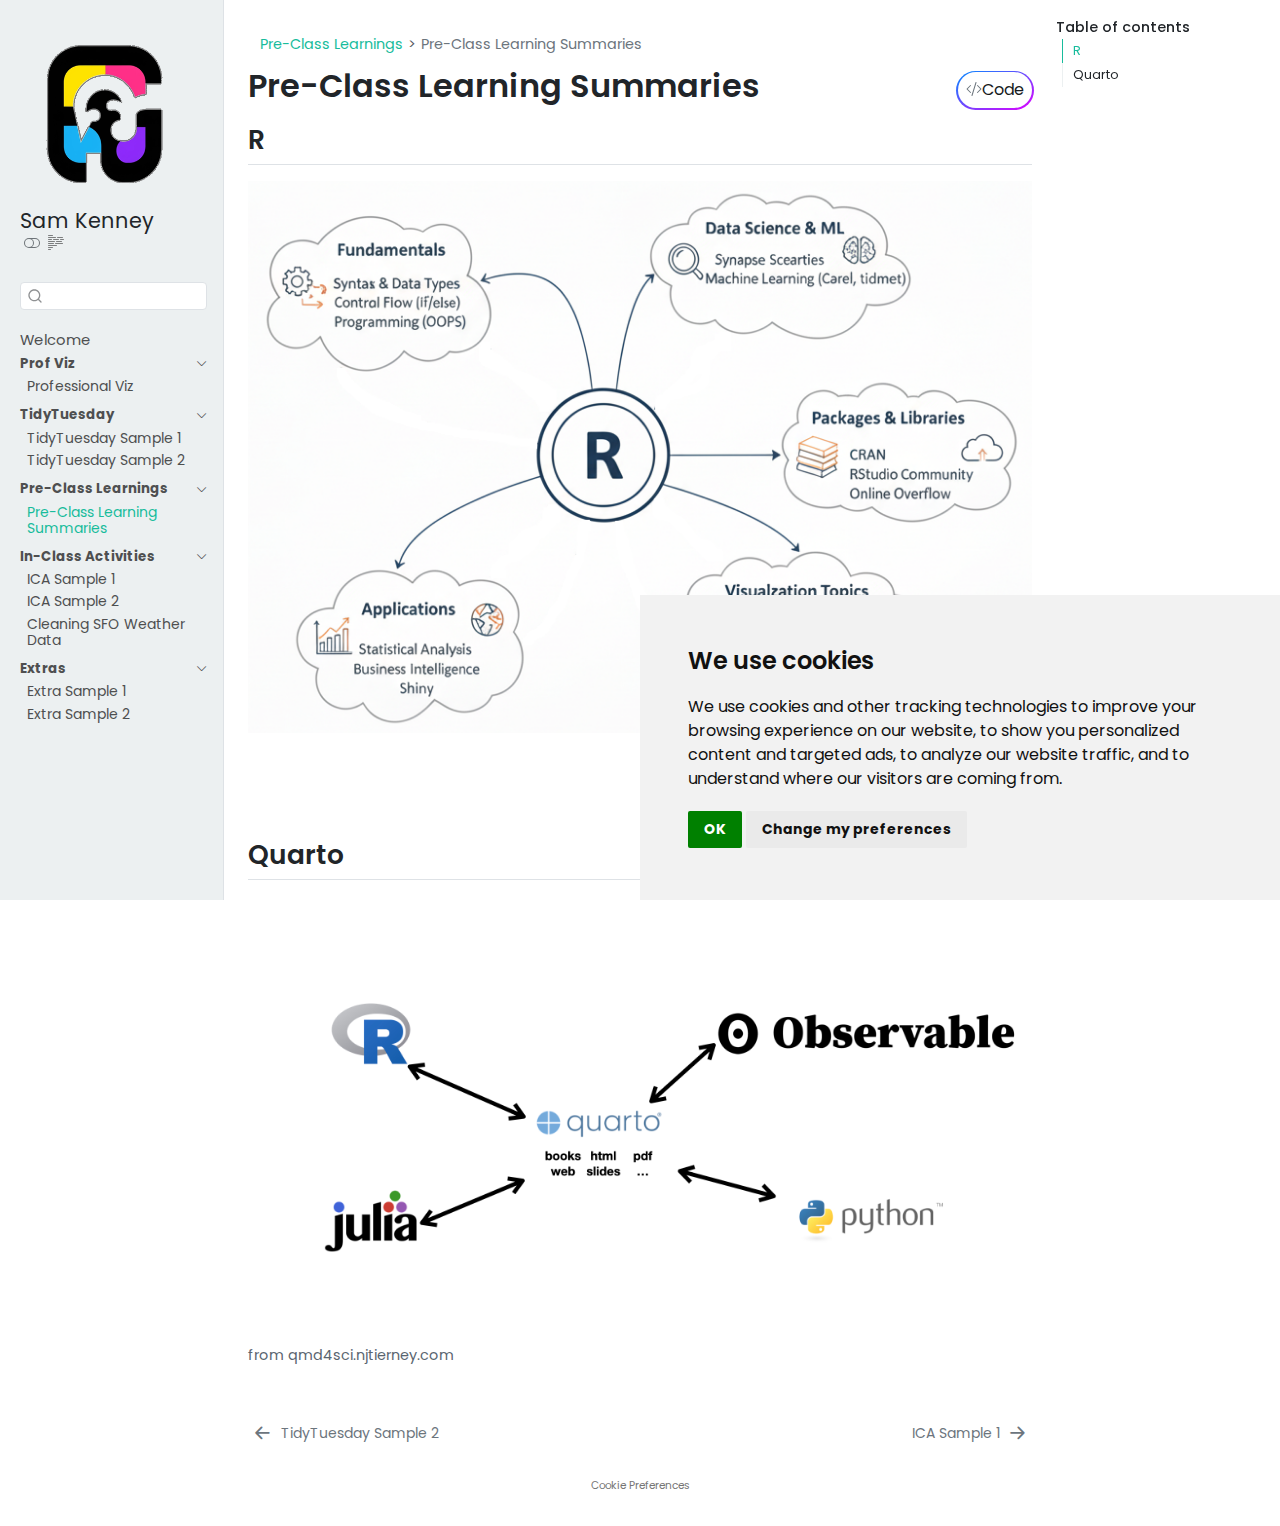
<file: pcl/pcl.html>
<!DOCTYPE html>
<html xmlns="http://www.w3.org/1999/xhtml" lang="en" xml:lang="en"><head>

<meta charset="utf-8">
<meta name="generator" content="quarto-1.8.25">

<meta name="viewport" content="width=device-width, initial-scale=1.0, user-scalable=yes">


<title>Pre-Class Learning Summaries – COMP/STAT212 Portfolio</title>
<style>
code{white-space: pre-wrap;}
span.smallcaps{font-variant: small-caps;}
div.columns{display: flex; gap: min(4vw, 1.5em);}
div.column{flex: auto; overflow-x: auto;}
div.hanging-indent{margin-left: 1.5em; text-indent: -1.5em;}
ul.task-list{list-style: none;}
ul.task-list li input[type="checkbox"] {
  width: 0.8em;
  margin: 0 0.8em 0.2em -1em; /* quarto-specific, see https://github.com/quarto-dev/quarto-cli/issues/4556 */ 
  vertical-align: middle;
}
/* CSS for syntax highlighting */
html { -webkit-text-size-adjust: 100%; }
pre > code.sourceCode { white-space: pre; position: relative; }
pre > code.sourceCode > span { display: inline-block; line-height: 1.25; }
pre > code.sourceCode > span:empty { height: 1.2em; }
.sourceCode { overflow: visible; }
code.sourceCode > span { color: inherit; text-decoration: inherit; }
div.sourceCode { margin: 1em 0; }
pre.sourceCode { margin: 0; }
@media screen {
div.sourceCode { overflow: auto; }
}
@media print {
pre > code.sourceCode { white-space: pre-wrap; }
pre > code.sourceCode > span { text-indent: -5em; padding-left: 5em; }
}
pre.numberSource code
  { counter-reset: source-line 0; }
pre.numberSource code > span
  { position: relative; left: -4em; counter-increment: source-line; }
pre.numberSource code > span > a:first-child::before
  { content: counter(source-line);
    position: relative; left: -1em; text-align: right; vertical-align: baseline;
    border: none; display: inline-block;
    -webkit-touch-callout: none; -webkit-user-select: none;
    -khtml-user-select: none; -moz-user-select: none;
    -ms-user-select: none; user-select: none;
    padding: 0 4px; width: 4em;
  }
pre.numberSource { margin-left: 3em;  padding-left: 4px; }
div.sourceCode
  {   }
@media screen {
pre > code.sourceCode > span > a:first-child::before { text-decoration: underline; }
}
</style>


<script src="../site_libs/quarto-nav/quarto-nav.js"></script>
<script src="../site_libs/clipboard/clipboard.min.js"></script>
<script src="../site_libs/quarto-search/autocomplete.umd.js"></script>
<script src="../site_libs/quarto-search/fuse.min.js"></script>
<script src="../site_libs/quarto-search/quarto-search.js"></script>
<meta name="quarto:offset" content="../">
<link href="../ica/ica-sample1.html" rel="next">
<link href="../tt/2025-07-15.html" rel="prev">
<script src="../site_libs/cookie-consent/cookie-consent.js"></script>
<link href="../site_libs/cookie-consent/cookie-consent.css" rel="stylesheet">
<script src="../site_libs/quarto-html/quarto.js" type="module"></script>
<script src="../site_libs/quarto-html/tabsets/tabsets.js" type="module"></script>
<script src="../site_libs/quarto-html/axe/axe-check.js" type="module"></script>
<script src="../site_libs/quarto-html/popper.min.js"></script>
<script src="../site_libs/quarto-html/tippy.umd.min.js"></script>
<script src="../site_libs/quarto-html/anchor.min.js"></script>
<link href="../site_libs/quarto-html/tippy.css" rel="stylesheet">
<link href="../site_libs/quarto-html/quarto-syntax-highlighting-7b89279ff1a6dce999919e0e67d4d9ec.css" rel="stylesheet" class="quarto-color-scheme" id="quarto-text-highlighting-styles">
<link href="../site_libs/quarto-html/quarto-syntax-highlighting-dark-707d8167ce6003fca903bfe2be84ab7f.css" rel="stylesheet" class="quarto-color-scheme quarto-color-alternate" id="quarto-text-highlighting-styles">
<link href="../site_libs/quarto-html/quarto-syntax-highlighting-7b89279ff1a6dce999919e0e67d4d9ec.css" rel="stylesheet" class="quarto-color-scheme-extra" id="quarto-text-highlighting-styles">
<script src="../site_libs/bootstrap/bootstrap.min.js"></script>
<link href="../site_libs/bootstrap/bootstrap-icons.css" rel="stylesheet">
<link href="../site_libs/bootstrap/bootstrap-16eaaa9b790cfaabc94008ee33c52662.min.css" rel="stylesheet" append-hash="true" class="quarto-color-scheme" id="quarto-bootstrap" data-mode="light">
<link href="../site_libs/bootstrap/bootstrap-dark-2b3e8dfe8c7d4b2781b388bd72db8514.min.css" rel="stylesheet" append-hash="true" class="quarto-color-scheme quarto-color-alternate" id="quarto-bootstrap" data-mode="dark">
<link href="../site_libs/bootstrap/bootstrap-16eaaa9b790cfaabc94008ee33c52662.min.css" rel="stylesheet" append-hash="true" class="quarto-color-scheme-extra" id="quarto-bootstrap" data-mode="light">
<script id="quarto-search-options" type="application/json">{
  "location": "sidebar",
  "copy-button": false,
  "collapse-after": 3,
  "panel-placement": "start",
  "type": "textbox",
  "limit": 50,
  "keyboard-shortcut": [
    "f",
    "/",
    "s"
  ],
  "show-item-context": false,
  "language": {
    "search-no-results-text": "No results",
    "search-matching-documents-text": "matching documents",
    "search-copy-link-title": "Copy link to search",
    "search-hide-matches-text": "Hide additional matches",
    "search-more-match-text": "more match in this document",
    "search-more-matches-text": "more matches in this document",
    "search-clear-button-title": "Clear",
    "search-text-placeholder": "",
    "search-detached-cancel-button-title": "Cancel",
    "search-submit-button-title": "Submit",
    "search-label": "Search"
  }
}</script>

<script type="text/javascript" charset="UTF-8">
document.addEventListener('DOMContentLoaded', function () {
cookieconsent.run({
  "notice_banner_type":"simple",
  "consent_type":"implied",
  "palette":"light",
  "language":"en",
  "page_load_consent_levels":["strictly-necessary","functionality","tracking","targeting"],
  "notice_banner_reject_button_hide":false,
  "preferences_center_close_button_hide":false,
  "website_name":""
  ,
"language":"en"
  });
});
</script> 
  
<style>html{ scroll-behavior: smooth; }</style>


<link rel="stylesheet" href="../style/custom.css">
</head>

<body class="nav-sidebar docked quarto-light"><script id="quarto-html-before-body" type="application/javascript">
    const toggleBodyColorMode = (bsSheetEl) => {
      const mode = bsSheetEl.getAttribute("data-mode");
      const bodyEl = window.document.querySelector("body");
      if (mode === "dark") {
        bodyEl.classList.add("quarto-dark");
        bodyEl.classList.remove("quarto-light");
      } else {
        bodyEl.classList.add("quarto-light");
        bodyEl.classList.remove("quarto-dark");
      }
    }
    const toggleBodyColorPrimary = () => {
      const bsSheetEl = window.document.querySelector("link#quarto-bootstrap:not([rel=disabled-stylesheet])");
      if (bsSheetEl) {
        toggleBodyColorMode(bsSheetEl);
      }
    }
    const setColorSchemeToggle = (alternate) => {
      const toggles = window.document.querySelectorAll('.quarto-color-scheme-toggle');
      for (let i=0; i < toggles.length; i++) {
        const toggle = toggles[i];
        if (toggle) {
          if (alternate) {
            toggle.classList.add("alternate");
          } else {
            toggle.classList.remove("alternate");
          }
        }
      }
    };
    const toggleColorMode = (alternate) => {
      // Switch the stylesheets
      const primaryStylesheets = window.document.querySelectorAll('link.quarto-color-scheme:not(.quarto-color-alternate)');
      const alternateStylesheets = window.document.querySelectorAll('link.quarto-color-scheme.quarto-color-alternate');
      manageTransitions('#quarto-margin-sidebar .nav-link', false);
      if (alternate) {
        // note: dark is layered on light, we don't disable primary!
        enableStylesheet(alternateStylesheets);
        for (const sheetNode of alternateStylesheets) {
          if (sheetNode.id === "quarto-bootstrap") {
            toggleBodyColorMode(sheetNode);
          }
        }
      } else {
        disableStylesheet(alternateStylesheets);
        enableStylesheet(primaryStylesheets)
        toggleBodyColorPrimary();
      }
      manageTransitions('#quarto-margin-sidebar .nav-link', true);
      // Switch the toggles
      setColorSchemeToggle(alternate)
      // Hack to workaround the fact that safari doesn't
      // properly recolor the scrollbar when toggling (#1455)
      if (navigator.userAgent.indexOf('Safari') > 0 && navigator.userAgent.indexOf('Chrome') == -1) {
        manageTransitions("body", false);
        window.scrollTo(0, 1);
        setTimeout(() => {
          window.scrollTo(0, 0);
          manageTransitions("body", true);
        }, 40);
      }
    }
    const disableStylesheet = (stylesheets) => {
      for (let i=0; i < stylesheets.length; i++) {
        const stylesheet = stylesheets[i];
        stylesheet.rel = 'disabled-stylesheet';
      }
    }
    const enableStylesheet = (stylesheets) => {
      for (let i=0; i < stylesheets.length; i++) {
        const stylesheet = stylesheets[i];
        if(stylesheet.rel !== 'stylesheet') { // for Chrome, which will still FOUC without this check
          stylesheet.rel = 'stylesheet';
        }
      }
    }
    const manageTransitions = (selector, allowTransitions) => {
      const els = window.document.querySelectorAll(selector);
      for (let i=0; i < els.length; i++) {
        const el = els[i];
        if (allowTransitions) {
          el.classList.remove('notransition');
        } else {
          el.classList.add('notransition');
        }
      }
    }
    const isFileUrl = () => {
      return window.location.protocol === 'file:';
    }
    const hasAlternateSentinel = () => {
      let styleSentinel = getColorSchemeSentinel();
      if (styleSentinel !== null) {
        return styleSentinel === "alternate";
      } else {
        return false;
      }
    }
    const setStyleSentinel = (alternate) => {
      const value = alternate ? "alternate" : "default";
      if (!isFileUrl()) {
        window.localStorage.setItem("quarto-color-scheme", value);
      } else {
        localAlternateSentinel = value;
      }
    }
    const getColorSchemeSentinel = () => {
      if (!isFileUrl()) {
        const storageValue = window.localStorage.getItem("quarto-color-scheme");
        return storageValue != null ? storageValue : localAlternateSentinel;
      } else {
        return localAlternateSentinel;
      }
    }
    const toggleGiscusIfUsed = (isAlternate, darkModeDefault) => {
      const baseTheme = document.querySelector('#giscus-base-theme')?.value ?? 'light';
      const alternateTheme = document.querySelector('#giscus-alt-theme')?.value ?? 'dark';
      let newTheme = '';
      if(authorPrefersDark) {
        newTheme = isAlternate ? baseTheme : alternateTheme;
      } else {
        newTheme = isAlternate ? alternateTheme : baseTheme;
      }
      const changeGiscusTheme = () => {
        // From: https://github.com/giscus/giscus/issues/336
        const sendMessage = (message) => {
          const iframe = document.querySelector('iframe.giscus-frame');
          if (!iframe) return;
          iframe.contentWindow.postMessage({ giscus: message }, 'https://giscus.app');
        }
        sendMessage({
          setConfig: {
            theme: newTheme
          }
        });
      }
      const isGiscussLoaded = window.document.querySelector('iframe.giscus-frame') !== null;
      if (isGiscussLoaded) {
        changeGiscusTheme();
      }
    };
    const authorPrefersDark = false;
    const darkModeDefault = authorPrefersDark;
      document.querySelector('link#quarto-text-highlighting-styles.quarto-color-scheme-extra').rel = 'disabled-stylesheet';
      document.querySelector('link#quarto-bootstrap.quarto-color-scheme-extra').rel = 'disabled-stylesheet';
    let localAlternateSentinel = darkModeDefault ? 'alternate' : 'default';
    // Dark / light mode switch
    window.quartoToggleColorScheme = () => {
      // Read the current dark / light value
      let toAlternate = !hasAlternateSentinel();
      toggleColorMode(toAlternate);
      setStyleSentinel(toAlternate);
      toggleGiscusIfUsed(toAlternate, darkModeDefault);
      window.dispatchEvent(new Event('resize'));
    };
    // Switch to dark mode if need be
    if (hasAlternateSentinel()) {
      toggleColorMode(true);
    } else {
      toggleColorMode(false);
    }
  </script>

<div id="quarto-search-results"></div>
  <header id="quarto-header" class="headroom fixed-top">
  <nav class="quarto-secondary-nav">
    <div class="container-fluid d-flex">
      <button type="button" class="quarto-btn-toggle btn" data-bs-toggle="collapse" role="button" data-bs-target=".quarto-sidebar-collapse-item" aria-controls="quarto-sidebar" aria-expanded="false" aria-label="Toggle sidebar navigation" onclick="if (window.quartoToggleHeadroom) { window.quartoToggleHeadroom(); }">
        <i class="bi bi-layout-text-sidebar-reverse"></i>
      </button>
        <nav class="quarto-page-breadcrumbs" aria-label="breadcrumb"><ol class="breadcrumb"><li class="breadcrumb-item"><a href="../pcl/pcl.html">Pre-Class Learnings</a></li><li class="breadcrumb-item"><a href="../pcl/pcl.html"><span class="chapter-title">Pre-Class Learning Summaries</span></a></li></ol></nav>
        <a class="flex-grow-1" role="navigation" data-bs-toggle="collapse" data-bs-target=".quarto-sidebar-collapse-item" aria-controls="quarto-sidebar" aria-expanded="false" aria-label="Toggle sidebar navigation" onclick="if (window.quartoToggleHeadroom) { window.quartoToggleHeadroom(); }">      
        </a>
      <button type="button" class="btn quarto-search-button" aria-label="Search" onclick="window.quartoOpenSearch();">
        <i class="bi bi-search"></i>
      </button>
    </div>
  </nav>
</header>
<!-- content -->
<div id="quarto-content" class="quarto-container page-columns page-rows-contents page-layout-full">
<!-- sidebar -->
  <nav id="quarto-sidebar" class="sidebar collapse collapse-horizontal quarto-sidebar-collapse-item sidebar-navigation docked overflow-auto">
    <div class="pt-lg-2 mt-2 text-left sidebar-header sidebar-header-stacked">
      <a href="../index.html" class="sidebar-logo-link">
      <img src="../assets/sidebar-logo.png" alt="Random negative space illustration" class="sidebar-logo light-content py-0 d-lg-inline d-none">
      <img src="../assets/sidebar-logo.png" alt="Random negative space illustration" class="sidebar-logo dark-content py-0 d-lg-inline d-none">
      </a>
    <div class="sidebar-title mb-0 py-0">
      <a href="../">Sam Kenney</a> 
        <div class="sidebar-tools-main">
  <a href="" class="quarto-color-scheme-toggle quarto-navigation-tool  px-1" onclick="window.quartoToggleColorScheme(); return false;" title="Toggle dark mode"><i class="bi"></i></a>
  <a href="" class="quarto-reader-toggle quarto-navigation-tool px-1" onclick="window.quartoToggleReader(); return false;" title="Toggle reader mode">
  <div class="quarto-reader-toggle-btn">
  <i class="bi"></i>
  </div>
</a>
</div>
    </div>
      </div>
        <div class="mt-2 flex-shrink-0 align-items-center">
        <div class="sidebar-search">
        <div id="quarto-search" class="" title="Search"></div>
        </div>
        </div>
    <div class="sidebar-menu-container"> 
    <ul class="list-unstyled mt-1">
        <li class="sidebar-item">
  <div class="sidebar-item-container"> 
  <a href="../index.html" class="sidebar-item-text sidebar-link"><span class="chapter-title">Welcome</span></a>
  </div>
</li>
        <li class="sidebar-item sidebar-item-section">
      <div class="sidebar-item-container"> 
            <a class="sidebar-item-text sidebar-link text-start" data-bs-toggle="collapse" data-bs-target="#quarto-sidebar-section-1" role="navigation" aria-expanded="true">
 <span class="menu-text">Prof Viz</span></a>
          <a class="sidebar-item-toggle text-start" data-bs-toggle="collapse" data-bs-target="#quarto-sidebar-section-1" role="navigation" aria-expanded="true" aria-label="Toggle section">
            <i class="bi bi-chevron-right ms-2"></i>
          </a> 
      </div>
      <ul id="quarto-sidebar-section-1" class="collapse list-unstyled sidebar-section depth1 show">  
          <li class="sidebar-item">
  <div class="sidebar-item-container"> 
  <a href="../pv/pv-01.html" class="sidebar-item-text sidebar-link"><span class="chapter-title">Professional Viz</span></a>
  </div>
</li>
      </ul>
  </li>
        <li class="sidebar-item sidebar-item-section">
      <div class="sidebar-item-container"> 
            <a class="sidebar-item-text sidebar-link text-start" data-bs-toggle="collapse" data-bs-target="#quarto-sidebar-section-2" role="navigation" aria-expanded="true">
 <span class="menu-text">TidyTuesday</span></a>
          <a class="sidebar-item-toggle text-start" data-bs-toggle="collapse" data-bs-target="#quarto-sidebar-section-2" role="navigation" aria-expanded="true" aria-label="Toggle section">
            <i class="bi bi-chevron-right ms-2"></i>
          </a> 
      </div>
      <ul id="quarto-sidebar-section-2" class="collapse list-unstyled sidebar-section depth1 show">  
          <li class="sidebar-item">
  <div class="sidebar-item-container"> 
  <a href="../tt/2025-07-08.html" class="sidebar-item-text sidebar-link"><span class="chapter-title">TidyTuesday Sample 1</span></a>
  </div>
</li>
          <li class="sidebar-item">
  <div class="sidebar-item-container"> 
  <a href="../tt/2025-07-15.html" class="sidebar-item-text sidebar-link"><span class="chapter-title">TidyTuesday Sample 2</span></a>
  </div>
</li>
      </ul>
  </li>
        <li class="sidebar-item sidebar-item-section">
      <div class="sidebar-item-container"> 
            <a class="sidebar-item-text sidebar-link text-start" data-bs-toggle="collapse" data-bs-target="#quarto-sidebar-section-3" role="navigation" aria-expanded="true">
 <span class="menu-text">Pre-Class Learnings</span></a>
          <a class="sidebar-item-toggle text-start" data-bs-toggle="collapse" data-bs-target="#quarto-sidebar-section-3" role="navigation" aria-expanded="true" aria-label="Toggle section">
            <i class="bi bi-chevron-right ms-2"></i>
          </a> 
      </div>
      <ul id="quarto-sidebar-section-3" class="collapse list-unstyled sidebar-section depth1 show">  
          <li class="sidebar-item">
  <div class="sidebar-item-container"> 
  <a href="../pcl/pcl.html" class="sidebar-item-text sidebar-link active"><span class="chapter-title">Pre-Class Learning Summaries</span></a>
  </div>
</li>
      </ul>
  </li>
        <li class="sidebar-item sidebar-item-section">
      <div class="sidebar-item-container"> 
            <a class="sidebar-item-text sidebar-link text-start" data-bs-toggle="collapse" data-bs-target="#quarto-sidebar-section-4" role="navigation" aria-expanded="true">
 <span class="menu-text">In-Class Activities</span></a>
          <a class="sidebar-item-toggle text-start" data-bs-toggle="collapse" data-bs-target="#quarto-sidebar-section-4" role="navigation" aria-expanded="true" aria-label="Toggle section">
            <i class="bi bi-chevron-right ms-2"></i>
          </a> 
      </div>
      <ul id="quarto-sidebar-section-4" class="collapse list-unstyled sidebar-section depth1 show">  
          <li class="sidebar-item">
  <div class="sidebar-item-container"> 
  <a href="../ica/ica-sample1.html" class="sidebar-item-text sidebar-link"><span class="chapter-title">ICA Sample 1</span></a>
  </div>
</li>
          <li class="sidebar-item">
  <div class="sidebar-item-container"> 
  <a href="../ica/ica-sample2.html" class="sidebar-item-text sidebar-link"><span class="chapter-title">ICA Sample 2</span></a>
  </div>
</li>
          <li class="sidebar-item">
  <div class="sidebar-item-container"> 
  <a href="../ica/cleaning.html" class="sidebar-item-text sidebar-link"><span class="chapter-title">Cleaning SFO Weather Data</span></a>
  </div>
</li>
      </ul>
  </li>
        <li class="sidebar-item sidebar-item-section">
      <div class="sidebar-item-container"> 
            <a class="sidebar-item-text sidebar-link text-start" data-bs-toggle="collapse" data-bs-target="#quarto-sidebar-section-5" role="navigation" aria-expanded="true">
 <span class="menu-text">Extras</span></a>
          <a class="sidebar-item-toggle text-start" data-bs-toggle="collapse" data-bs-target="#quarto-sidebar-section-5" role="navigation" aria-expanded="true" aria-label="Toggle section">
            <i class="bi bi-chevron-right ms-2"></i>
          </a> 
      </div>
      <ul id="quarto-sidebar-section-5" class="collapse list-unstyled sidebar-section depth1 show">  
          <li class="sidebar-item">
  <div class="sidebar-item-container"> 
  <a href="../extra/extra-sample1.html" class="sidebar-item-text sidebar-link"><span class="chapter-title">Extra Sample 1</span></a>
  </div>
</li>
          <li class="sidebar-item">
  <div class="sidebar-item-container"> 
  <a href="../extra/extra-sample2.html" class="sidebar-item-text sidebar-link"><span class="chapter-title">Extra Sample 2</span></a>
  </div>
</li>
      </ul>
  </li>
    </ul>
    </div>
</nav>
<div id="quarto-sidebar-glass" class="quarto-sidebar-collapse-item" data-bs-toggle="collapse" data-bs-target=".quarto-sidebar-collapse-item"></div>
<!-- margin-sidebar -->
    <div id="quarto-margin-sidebar" class="sidebar margin-sidebar">
        <nav id="TOC" role="doc-toc" class="toc-active" data-toc-expanded="99">
    <h2 id="toc-title">Table of contents</h2>
   
  <ul>
  <li><a href="#r" id="toc-r" class="nav-link active" data-scroll-target="#r">R</a></li>
  <li><a href="#quarto" id="toc-quarto" class="nav-link" data-scroll-target="#quarto">Quarto</a></li>
  </ul>
</nav>
    </div>
<!-- main -->
<main class="content column-body" id="quarto-document-content">


<header id="title-block-header" class="quarto-title-block default"><nav class="quarto-page-breadcrumbs quarto-title-breadcrumbs d-none d-lg-block" aria-label="breadcrumb"><ol class="breadcrumb"><li class="breadcrumb-item"><a href="../pcl/pcl.html">Pre-Class Learnings</a></li><li class="breadcrumb-item"><a href="../pcl/pcl.html"><span class="chapter-title">Pre-Class Learning Summaries</span></a></li></ol></nav>
<div class="quarto-title">
<div class="quarto-title-block"><div><h1 class="title"><span class="chapter-title">Pre-Class Learning Summaries</span></h1><button type="button" class="btn code-tools-button" id="quarto-code-tools-source"><i class="bi"></i> Code</button></div></div>
</div>



<div class="quarto-title-meta column-body">

    
  
    
  </div>
  


</header>


<section id="r" class="level2">
<h2 class="anchored" data-anchor-id="r">R</h2>
<p><img src="0808-r.png" class="img-fluid"></p>
</section>
<section id="quarto" class="level2">
<h2 class="anchored" data-anchor-id="quarto">Quarto</h2>
<div class="quarto-figure quarto-figure-center">
<figure class="figure">
<p><img src="0810-quarto.jpeg" class="img-fluid figure-img"></p>
<figcaption>from qmd4sci.njtierney.com</figcaption>
</figure>
</div>


<!-- -->

</section>

</main> <!-- /main -->
<script id="quarto-html-after-body" type="application/javascript">
  window.document.addEventListener("DOMContentLoaded", function (event) {
    // Ensure there is a toggle, if there isn't float one in the top right
    if (window.document.querySelector('.quarto-color-scheme-toggle') === null) {
      const a = window.document.createElement('a');
      a.classList.add('top-right');
      a.classList.add('quarto-color-scheme-toggle');
      a.href = "";
      a.onclick = function() { try { window.quartoToggleColorScheme(); } catch {} return false; };
      const i = window.document.createElement("i");
      i.classList.add('bi');
      a.appendChild(i);
      window.document.body.appendChild(a);
    }
    setColorSchemeToggle(hasAlternateSentinel())
    const icon = "";
    const anchorJS = new window.AnchorJS();
    anchorJS.options = {
      placement: 'right',
      icon: icon
    };
    anchorJS.add('.anchored');
    const isCodeAnnotation = (el) => {
      for (const clz of el.classList) {
        if (clz.startsWith('code-annotation-')) {                     
          return true;
        }
      }
      return false;
    }
    const onCopySuccess = function(e) {
      // button target
      const button = e.trigger;
      // don't keep focus
      button.blur();
      // flash "checked"
      button.classList.add('code-copy-button-checked');
      var currentTitle = button.getAttribute("title");
      button.setAttribute("title", "Copied!");
      let tooltip;
      if (window.bootstrap) {
        button.setAttribute("data-bs-toggle", "tooltip");
        button.setAttribute("data-bs-placement", "left");
        button.setAttribute("data-bs-title", "Copied!");
        tooltip = new bootstrap.Tooltip(button, 
          { trigger: "manual", 
            customClass: "code-copy-button-tooltip",
            offset: [0, -8]});
        tooltip.show();    
      }
      setTimeout(function() {
        if (tooltip) {
          tooltip.hide();
          button.removeAttribute("data-bs-title");
          button.removeAttribute("data-bs-toggle");
          button.removeAttribute("data-bs-placement");
        }
        button.setAttribute("title", currentTitle);
        button.classList.remove('code-copy-button-checked');
      }, 1000);
      // clear code selection
      e.clearSelection();
    }
    const getTextToCopy = function(trigger) {
      const outerScaffold = trigger.parentElement.cloneNode(true);
      const codeEl = outerScaffold.querySelector('code');
      for (const childEl of codeEl.children) {
        if (isCodeAnnotation(childEl)) {
          childEl.remove();
        }
      }
      return codeEl.innerText;
    }
    const clipboard = new window.ClipboardJS('.code-copy-button:not([data-in-quarto-modal])', {
      text: getTextToCopy
    });
    clipboard.on('success', onCopySuccess);
    if (window.document.getElementById('quarto-embedded-source-code-modal')) {
      const clipboardModal = new window.ClipboardJS('.code-copy-button[data-in-quarto-modal]', {
        text: getTextToCopy,
        container: window.document.getElementById('quarto-embedded-source-code-modal')
      });
      clipboardModal.on('success', onCopySuccess);
    }
    const viewSource = window.document.getElementById('quarto-view-source') ||
                       window.document.getElementById('quarto-code-tools-source');
    if (viewSource) {
      const sourceUrl = viewSource.getAttribute("data-quarto-source-url");
      viewSource.addEventListener("click", function(e) {
        if (sourceUrl) {
          // rstudio viewer pane
          if (/\bcapabilities=\b/.test(window.location)) {
            window.open(sourceUrl);
          } else {
            window.location.href = sourceUrl;
          }
        } else {
          const modal = new bootstrap.Modal(document.getElementById('quarto-embedded-source-code-modal'));
          modal.show();
        }
        return false;
      });
    }
    function toggleCodeHandler(show) {
      return function(e) {
        const detailsSrc = window.document.querySelectorAll(".cell > details > .sourceCode");
        for (let i=0; i<detailsSrc.length; i++) {
          const details = detailsSrc[i].parentElement;
          if (show) {
            details.open = true;
          } else {
            details.removeAttribute("open");
          }
        }
        const cellCodeDivs = window.document.querySelectorAll(".cell > .sourceCode");
        const fromCls = show ? "hidden" : "unhidden";
        const toCls = show ? "unhidden" : "hidden";
        for (let i=0; i<cellCodeDivs.length; i++) {
          const codeDiv = cellCodeDivs[i];
          if (codeDiv.classList.contains(fromCls)) {
            codeDiv.classList.remove(fromCls);
            codeDiv.classList.add(toCls);
          } 
        }
        return false;
      }
    }
    const hideAllCode = window.document.getElementById("quarto-hide-all-code");
    if (hideAllCode) {
      hideAllCode.addEventListener("click", toggleCodeHandler(false));
    }
    const showAllCode = window.document.getElementById("quarto-show-all-code");
    if (showAllCode) {
      showAllCode.addEventListener("click", toggleCodeHandler(true));
    }
      var localhostRegex = new RegExp(/^(?:http|https):\/\/localhost\:?[0-9]*\//);
      var mailtoRegex = new RegExp(/^mailto:/);
        var filterRegex = new RegExp('/' + window.location.host + '/');
      var isInternal = (href) => {
          return filterRegex.test(href) || localhostRegex.test(href) || mailtoRegex.test(href);
      }
      // Inspect non-navigation links and adorn them if external
     var links = window.document.querySelectorAll('a[href]:not(.nav-link):not(.navbar-brand):not(.toc-action):not(.sidebar-link):not(.sidebar-item-toggle):not(.pagination-link):not(.no-external):not([aria-hidden]):not(.dropdown-item):not(.quarto-navigation-tool):not(.about-link)');
      for (var i=0; i<links.length; i++) {
        const link = links[i];
        if (!isInternal(link.href)) {
          // undo the damage that might have been done by quarto-nav.js in the case of
          // links that we want to consider external
          if (link.dataset.originalHref !== undefined) {
            link.href = link.dataset.originalHref;
          }
            // target, if specified
            link.setAttribute("target", "_blank");
            if (link.getAttribute("rel") === null) {
              link.setAttribute("rel", "noopener");
            }
        }
      }
    function tippyHover(el, contentFn, onTriggerFn, onUntriggerFn) {
      const config = {
        allowHTML: true,
        maxWidth: 500,
        delay: 100,
        arrow: false,
        appendTo: function(el) {
            return el.parentElement;
        },
        interactive: true,
        interactiveBorder: 10,
        theme: 'quarto',
        placement: 'bottom-start',
      };
      if (contentFn) {
        config.content = contentFn;
      }
      if (onTriggerFn) {
        config.onTrigger = onTriggerFn;
      }
      if (onUntriggerFn) {
        config.onUntrigger = onUntriggerFn;
      }
      window.tippy(el, config); 
    }
    const noterefs = window.document.querySelectorAll('a[role="doc-noteref"]');
    for (var i=0; i<noterefs.length; i++) {
      const ref = noterefs[i];
      tippyHover(ref, function() {
        // use id or data attribute instead here
        let href = ref.getAttribute('data-footnote-href') || ref.getAttribute('href');
        try { href = new URL(href).hash; } catch {}
        const id = href.replace(/^#\/?/, "");
        const note = window.document.getElementById(id);
        if (note) {
          return note.innerHTML;
        } else {
          return "";
        }
      });
    }
    const xrefs = window.document.querySelectorAll('a.quarto-xref');
    const processXRef = (id, note) => {
      // Strip column container classes
      const stripColumnClz = (el) => {
        el.classList.remove("page-full", "page-columns");
        if (el.children) {
          for (const child of el.children) {
            stripColumnClz(child);
          }
        }
      }
      stripColumnClz(note)
      if (id === null || id.startsWith('sec-')) {
        // Special case sections, only their first couple elements
        const container = document.createElement("div");
        if (note.children && note.children.length > 2) {
          container.appendChild(note.children[0].cloneNode(true));
          for (let i = 1; i < note.children.length; i++) {
            const child = note.children[i];
            if (child.tagName === "P" && child.innerText === "") {
              continue;
            } else {
              container.appendChild(child.cloneNode(true));
              break;
            }
          }
          if (window.Quarto?.typesetMath) {
            window.Quarto.typesetMath(container);
          }
          return container.innerHTML
        } else {
          if (window.Quarto?.typesetMath) {
            window.Quarto.typesetMath(note);
          }
          return note.innerHTML;
        }
      } else {
        // Remove any anchor links if they are present
        const anchorLink = note.querySelector('a.anchorjs-link');
        if (anchorLink) {
          anchorLink.remove();
        }
        if (window.Quarto?.typesetMath) {
          window.Quarto.typesetMath(note);
        }
        if (note.classList.contains("callout")) {
          return note.outerHTML;
        } else {
          return note.innerHTML;
        }
      }
    }
    for (var i=0; i<xrefs.length; i++) {
      const xref = xrefs[i];
      tippyHover(xref, undefined, function(instance) {
        instance.disable();
        let url = xref.getAttribute('href');
        let hash = undefined; 
        if (url.startsWith('#')) {
          hash = url;
        } else {
          try { hash = new URL(url).hash; } catch {}
        }
        if (hash) {
          const id = hash.replace(/^#\/?/, "");
          const note = window.document.getElementById(id);
          if (note !== null) {
            try {
              const html = processXRef(id, note.cloneNode(true));
              instance.setContent(html);
            } finally {
              instance.enable();
              instance.show();
            }
          } else {
            // See if we can fetch this
            fetch(url.split('#')[0])
            .then(res => res.text())
            .then(html => {
              const parser = new DOMParser();
              const htmlDoc = parser.parseFromString(html, "text/html");
              const note = htmlDoc.getElementById(id);
              if (note !== null) {
                const html = processXRef(id, note);
                instance.setContent(html);
              } 
            }).finally(() => {
              instance.enable();
              instance.show();
            });
          }
        } else {
          // See if we can fetch a full url (with no hash to target)
          // This is a special case and we should probably do some content thinning / targeting
          fetch(url)
          .then(res => res.text())
          .then(html => {
            const parser = new DOMParser();
            const htmlDoc = parser.parseFromString(html, "text/html");
            const note = htmlDoc.querySelector('main.content');
            if (note !== null) {
              // This should only happen for chapter cross references
              // (since there is no id in the URL)
              // remove the first header
              if (note.children.length > 0 && note.children[0].tagName === "HEADER") {
                note.children[0].remove();
              }
              const html = processXRef(null, note);
              instance.setContent(html);
            } 
          }).finally(() => {
            instance.enable();
            instance.show();
          });
        }
      }, function(instance) {
      });
    }
        let selectedAnnoteEl;
        const selectorForAnnotation = ( cell, annotation) => {
          let cellAttr = 'data-code-cell="' + cell + '"';
          let lineAttr = 'data-code-annotation="' +  annotation + '"';
          const selector = 'span[' + cellAttr + '][' + lineAttr + ']';
          return selector;
        }
        const selectCodeLines = (annoteEl) => {
          const doc = window.document;
          const targetCell = annoteEl.getAttribute("data-target-cell");
          const targetAnnotation = annoteEl.getAttribute("data-target-annotation");
          const annoteSpan = window.document.querySelector(selectorForAnnotation(targetCell, targetAnnotation));
          const lines = annoteSpan.getAttribute("data-code-lines").split(",");
          const lineIds = lines.map((line) => {
            return targetCell + "-" + line;
          })
          let top = null;
          let height = null;
          let parent = null;
          if (lineIds.length > 0) {
              //compute the position of the single el (top and bottom and make a div)
              const el = window.document.getElementById(lineIds[0]);
              top = el.offsetTop;
              height = el.offsetHeight;
              parent = el.parentElement.parentElement;
            if (lineIds.length > 1) {
              const lastEl = window.document.getElementById(lineIds[lineIds.length - 1]);
              const bottom = lastEl.offsetTop + lastEl.offsetHeight;
              height = bottom - top;
            }
            if (top !== null && height !== null && parent !== null) {
              // cook up a div (if necessary) and position it 
              let div = window.document.getElementById("code-annotation-line-highlight");
              if (div === null) {
                div = window.document.createElement("div");
                div.setAttribute("id", "code-annotation-line-highlight");
                div.style.position = 'absolute';
                parent.appendChild(div);
              }
              div.style.top = top - 2 + "px";
              div.style.height = height + 4 + "px";
              div.style.left = 0;
              let gutterDiv = window.document.getElementById("code-annotation-line-highlight-gutter");
              if (gutterDiv === null) {
                gutterDiv = window.document.createElement("div");
                gutterDiv.setAttribute("id", "code-annotation-line-highlight-gutter");
                gutterDiv.style.position = 'absolute';
                const codeCell = window.document.getElementById(targetCell);
                const gutter = codeCell.querySelector('.code-annotation-gutter');
                gutter.appendChild(gutterDiv);
              }
              gutterDiv.style.top = top - 2 + "px";
              gutterDiv.style.height = height + 4 + "px";
            }
            selectedAnnoteEl = annoteEl;
          }
        };
        const unselectCodeLines = () => {
          const elementsIds = ["code-annotation-line-highlight", "code-annotation-line-highlight-gutter"];
          elementsIds.forEach((elId) => {
            const div = window.document.getElementById(elId);
            if (div) {
              div.remove();
            }
          });
          selectedAnnoteEl = undefined;
        };
          // Handle positioning of the toggle
      window.addEventListener(
        "resize",
        throttle(() => {
          elRect = undefined;
          if (selectedAnnoteEl) {
            selectCodeLines(selectedAnnoteEl);
          }
        }, 10)
      );
      function throttle(fn, ms) {
      let throttle = false;
      let timer;
        return (...args) => {
          if(!throttle) { // first call gets through
              fn.apply(this, args);
              throttle = true;
          } else { // all the others get throttled
              if(timer) clearTimeout(timer); // cancel #2
              timer = setTimeout(() => {
                fn.apply(this, args);
                timer = throttle = false;
              }, ms);
          }
        };
      }
        // Attach click handler to the DT
        const annoteDls = window.document.querySelectorAll('dt[data-target-cell]');
        for (const annoteDlNode of annoteDls) {
          annoteDlNode.addEventListener('click', (event) => {
            const clickedEl = event.target;
            if (clickedEl !== selectedAnnoteEl) {
              unselectCodeLines();
              const activeEl = window.document.querySelector('dt[data-target-cell].code-annotation-active');
              if (activeEl) {
                activeEl.classList.remove('code-annotation-active');
              }
              selectCodeLines(clickedEl);
              clickedEl.classList.add('code-annotation-active');
            } else {
              // Unselect the line
              unselectCodeLines();
              clickedEl.classList.remove('code-annotation-active');
            }
          });
        }
    const findCites = (el) => {
      const parentEl = el.parentElement;
      if (parentEl) {
        const cites = parentEl.dataset.cites;
        if (cites) {
          return {
            el,
            cites: cites.split(' ')
          };
        } else {
          return findCites(el.parentElement)
        }
      } else {
        return undefined;
      }
    };
    var bibliorefs = window.document.querySelectorAll('a[role="doc-biblioref"]');
    for (var i=0; i<bibliorefs.length; i++) {
      const ref = bibliorefs[i];
      const citeInfo = findCites(ref);
      if (citeInfo) {
        tippyHover(citeInfo.el, function() {
          var popup = window.document.createElement('div');
          citeInfo.cites.forEach(function(cite) {
            var citeDiv = window.document.createElement('div');
            citeDiv.classList.add('hanging-indent');
            citeDiv.classList.add('csl-entry');
            var biblioDiv = window.document.getElementById('ref-' + cite);
            if (biblioDiv) {
              citeDiv.innerHTML = biblioDiv.innerHTML;
            }
            popup.appendChild(citeDiv);
          });
          return popup.innerHTML;
        });
      }
    }
  });
  </script>
<nav class="page-navigation column-body">
  <div class="nav-page nav-page-previous">
      <a href="../tt/2025-07-15.html" class="pagination-link" aria-label="TidyTuesday Sample 2">
        <i class="bi bi-arrow-left-short"></i> <span class="nav-page-text"><span class="chapter-title">TidyTuesday Sample 2</span></span>
      </a>          
  </div>
  <div class="nav-page nav-page-next">
      <a href="../ica/ica-sample1.html" class="pagination-link" aria-label="ICA Sample 1">
        <span class="nav-page-text"><span class="chapter-title">ICA Sample 1</span></span> <i class="bi bi-arrow-right-short"></i>
      </a>
  </div>
</nav><div class="modal fade" id="quarto-embedded-source-code-modal" tabindex="-1" aria-labelledby="quarto-embedded-source-code-modal-label" aria-hidden="true"><div class="modal-dialog modal-dialog-scrollable"><div class="modal-content"><div class="modal-header"><h5 class="modal-title" id="quarto-embedded-source-code-modal-label">Source Code</h5><button class="btn-close" data-bs-dismiss="modal"></button></div><div class="modal-body"><div class="">
<div class="code-copy-outer-scaffold"><div class="sourceCode" id="cb1" data-shortcodes="false"><pre class="sourceCode numberSource markdown number-lines code-with-copy"><code class="sourceCode markdown"><span id="cb1-1"><a href="#cb1-1"></a><span class="co">---</span></span>
<span id="cb1-2"><a href="#cb1-2"></a><span class="an">title:</span><span class="co"> "Pre-Class Learning Summaries"</span></span>
<span id="cb1-3"><a href="#cb1-3"></a><span class="co">---</span></span>
<span id="cb1-4"><a href="#cb1-4"></a></span>
<span id="cb1-5"><a href="#cb1-5"></a><span class="fu">## R</span></span>
<span id="cb1-6"><a href="#cb1-6"></a></span>
<span id="cb1-7"><a href="#cb1-7"></a><span class="al">![](0808-r.png)</span></span>
<span id="cb1-8"><a href="#cb1-8"></a></span>
<span id="cb1-9"><a href="#cb1-9"></a><span class="fu">## Quarto</span></span>
<span id="cb1-10"><a href="#cb1-10"></a></span>
<span id="cb1-11"><a href="#cb1-11"></a><span class="al">![from qmd4sci.njtierney.com](0810-quarto.jpeg)</span></span></code></pre></div><button title="Copy to Clipboard" class="code-copy-button" data-in-quarto-modal=""><i class="bi"></i></button></div>
</div></div></div></div></div>
</div> <!-- /content -->
<footer class="footer">
  <div class="nav-footer">
    <div class="nav-footer-left">
      &nbsp;
    </div>   
    <div class="nav-footer-center">

<div class="cookie-consent-footer"><a href="#" id="open_preferences_center">Cookie Preferences</a></div></div>
    <div class="nav-footer-right">
      &nbsp;
    </div>
  </div>
</footer>




<script src="../site_libs/quarto-html/zenscroll-min.js"></script>
</body></html>
</file>
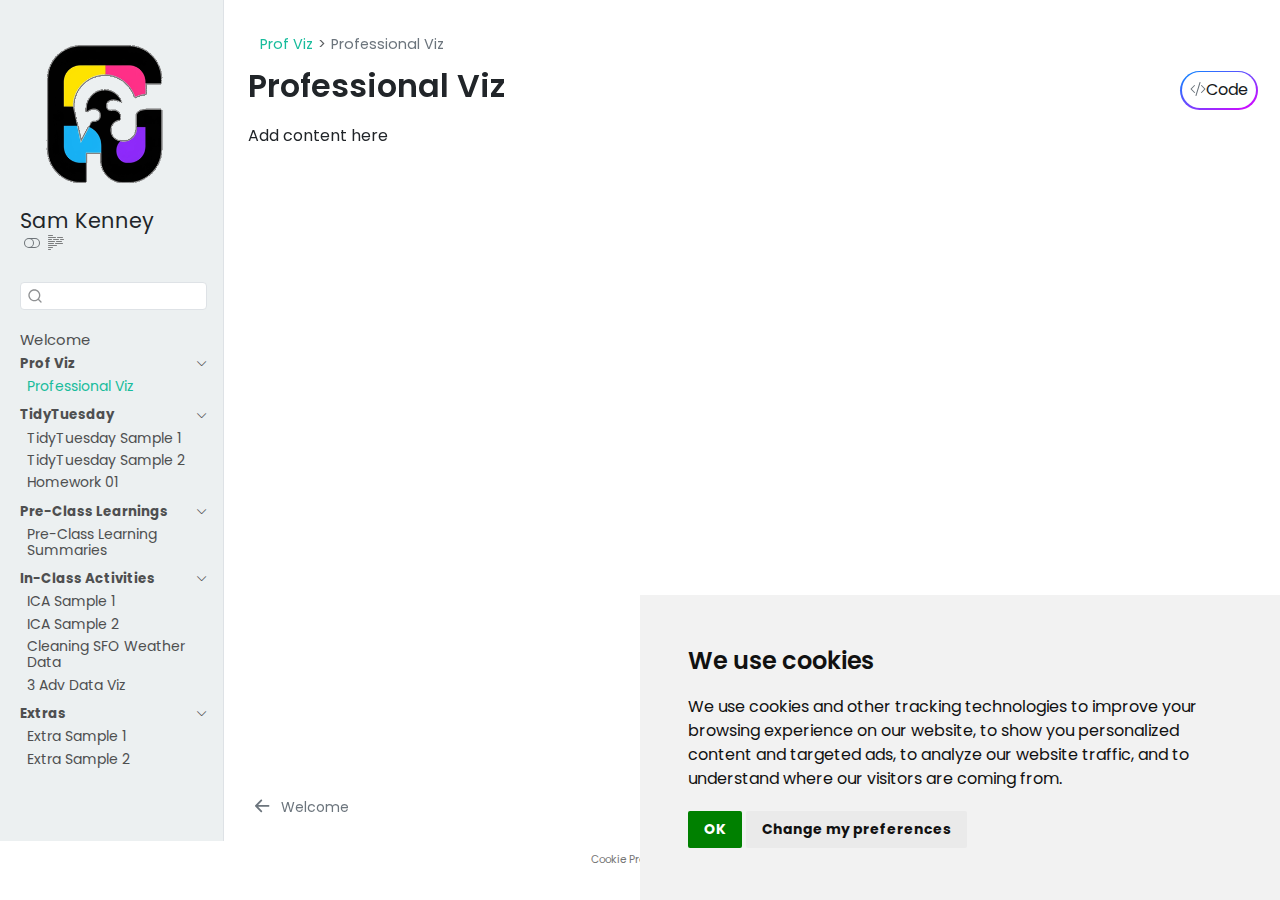
<file: pv/pv-01.html>
<!DOCTYPE html>
<html xmlns="http://www.w3.org/1999/xhtml" lang="en" xml:lang="en"><head>

<meta charset="utf-8">
<meta name="generator" content="quarto-1.8.25">

<meta name="viewport" content="width=device-width, initial-scale=1.0, user-scalable=yes">


<title>Professional Viz – COMP/STAT212 Portfolio</title>
<style>
code{white-space: pre-wrap;}
span.smallcaps{font-variant: small-caps;}
div.columns{display: flex; gap: min(4vw, 1.5em);}
div.column{flex: auto; overflow-x: auto;}
div.hanging-indent{margin-left: 1.5em; text-indent: -1.5em;}
ul.task-list{list-style: none;}
ul.task-list li input[type="checkbox"] {
  width: 0.8em;
  margin: 0 0.8em 0.2em -1em; /* quarto-specific, see https://github.com/quarto-dev/quarto-cli/issues/4556 */ 
  vertical-align: middle;
}
/* CSS for syntax highlighting */
html { -webkit-text-size-adjust: 100%; }
pre > code.sourceCode { white-space: pre; position: relative; }
pre > code.sourceCode > span { display: inline-block; line-height: 1.25; }
pre > code.sourceCode > span:empty { height: 1.2em; }
.sourceCode { overflow: visible; }
code.sourceCode > span { color: inherit; text-decoration: inherit; }
div.sourceCode { margin: 1em 0; }
pre.sourceCode { margin: 0; }
@media screen {
div.sourceCode { overflow: auto; }
}
@media print {
pre > code.sourceCode { white-space: pre-wrap; }
pre > code.sourceCode > span { text-indent: -5em; padding-left: 5em; }
}
pre.numberSource code
  { counter-reset: source-line 0; }
pre.numberSource code > span
  { position: relative; left: -4em; counter-increment: source-line; }
pre.numberSource code > span > a:first-child::before
  { content: counter(source-line);
    position: relative; left: -1em; text-align: right; vertical-align: baseline;
    border: none; display: inline-block;
    -webkit-touch-callout: none; -webkit-user-select: none;
    -khtml-user-select: none; -moz-user-select: none;
    -ms-user-select: none; user-select: none;
    padding: 0 4px; width: 4em;
  }
pre.numberSource { margin-left: 3em;  padding-left: 4px; }
div.sourceCode
  {   }
@media screen {
pre > code.sourceCode > span > a:first-child::before { text-decoration: underline; }
}
</style>


<script src="../site_libs/quarto-nav/quarto-nav.js"></script>
<script src="../site_libs/clipboard/clipboard.min.js"></script>
<script src="../site_libs/quarto-search/autocomplete.umd.js"></script>
<script src="../site_libs/quarto-search/fuse.min.js"></script>
<script src="../site_libs/quarto-search/quarto-search.js"></script>
<meta name="quarto:offset" content="../">
<link href="../tt/2025-07-08.html" rel="next">
<link href="../index.html" rel="prev">
<script src="../site_libs/cookie-consent/cookie-consent.js"></script>
<link href="../site_libs/cookie-consent/cookie-consent.css" rel="stylesheet">
<script src="../site_libs/quarto-html/quarto.js" type="module"></script>
<script src="../site_libs/quarto-html/tabsets/tabsets.js" type="module"></script>
<script src="../site_libs/quarto-html/axe/axe-check.js" type="module"></script>
<script src="../site_libs/quarto-html/popper.min.js"></script>
<script src="../site_libs/quarto-html/tippy.umd.min.js"></script>
<script src="../site_libs/quarto-html/anchor.min.js"></script>
<link href="../site_libs/quarto-html/tippy.css" rel="stylesheet">
<link href="../site_libs/quarto-html/quarto-syntax-highlighting-7b89279ff1a6dce999919e0e67d4d9ec.css" rel="stylesheet" class="quarto-color-scheme" id="quarto-text-highlighting-styles">
<link href="../site_libs/quarto-html/quarto-syntax-highlighting-dark-707d8167ce6003fca903bfe2be84ab7f.css" rel="stylesheet" class="quarto-color-scheme quarto-color-alternate" id="quarto-text-highlighting-styles">
<link href="../site_libs/quarto-html/quarto-syntax-highlighting-7b89279ff1a6dce999919e0e67d4d9ec.css" rel="stylesheet" class="quarto-color-scheme-extra" id="quarto-text-highlighting-styles">
<script src="../site_libs/bootstrap/bootstrap.min.js"></script>
<link href="../site_libs/bootstrap/bootstrap-icons.css" rel="stylesheet">
<link href="../site_libs/bootstrap/bootstrap-16eaaa9b790cfaabc94008ee33c52662.min.css" rel="stylesheet" append-hash="true" class="quarto-color-scheme" id="quarto-bootstrap" data-mode="light">
<link href="../site_libs/bootstrap/bootstrap-dark-2b3e8dfe8c7d4b2781b388bd72db8514.min.css" rel="stylesheet" append-hash="true" class="quarto-color-scheme quarto-color-alternate" id="quarto-bootstrap" data-mode="dark">
<link href="../site_libs/bootstrap/bootstrap-16eaaa9b790cfaabc94008ee33c52662.min.css" rel="stylesheet" append-hash="true" class="quarto-color-scheme-extra" id="quarto-bootstrap" data-mode="light">
<script id="quarto-search-options" type="application/json">{
  "location": "sidebar",
  "copy-button": false,
  "collapse-after": 3,
  "panel-placement": "start",
  "type": "textbox",
  "limit": 50,
  "keyboard-shortcut": [
    "f",
    "/",
    "s"
  ],
  "show-item-context": false,
  "language": {
    "search-no-results-text": "No results",
    "search-matching-documents-text": "matching documents",
    "search-copy-link-title": "Copy link to search",
    "search-hide-matches-text": "Hide additional matches",
    "search-more-match-text": "more match in this document",
    "search-more-matches-text": "more matches in this document",
    "search-clear-button-title": "Clear",
    "search-text-placeholder": "",
    "search-detached-cancel-button-title": "Cancel",
    "search-submit-button-title": "Submit",
    "search-label": "Search"
  }
}</script>

<script type="text/javascript" charset="UTF-8">
document.addEventListener('DOMContentLoaded', function () {
cookieconsent.run({
  "notice_banner_type":"simple",
  "consent_type":"implied",
  "palette":"light",
  "language":"en",
  "page_load_consent_levels":["strictly-necessary","functionality","tracking","targeting"],
  "notice_banner_reject_button_hide":false,
  "preferences_center_close_button_hide":false,
  "website_name":""
  ,
"language":"en"
  });
});
</script> 
  
<style>html{ scroll-behavior: smooth; }</style>


<link rel="stylesheet" href="../style/custom.css">
</head>

<body class="nav-sidebar docked quarto-light"><script id="quarto-html-before-body" type="application/javascript">
    const toggleBodyColorMode = (bsSheetEl) => {
      const mode = bsSheetEl.getAttribute("data-mode");
      const bodyEl = window.document.querySelector("body");
      if (mode === "dark") {
        bodyEl.classList.add("quarto-dark");
        bodyEl.classList.remove("quarto-light");
      } else {
        bodyEl.classList.add("quarto-light");
        bodyEl.classList.remove("quarto-dark");
      }
    }
    const toggleBodyColorPrimary = () => {
      const bsSheetEl = window.document.querySelector("link#quarto-bootstrap:not([rel=disabled-stylesheet])");
      if (bsSheetEl) {
        toggleBodyColorMode(bsSheetEl);
      }
    }
    const setColorSchemeToggle = (alternate) => {
      const toggles = window.document.querySelectorAll('.quarto-color-scheme-toggle');
      for (let i=0; i < toggles.length; i++) {
        const toggle = toggles[i];
        if (toggle) {
          if (alternate) {
            toggle.classList.add("alternate");
          } else {
            toggle.classList.remove("alternate");
          }
        }
      }
    };
    const toggleColorMode = (alternate) => {
      // Switch the stylesheets
      const primaryStylesheets = window.document.querySelectorAll('link.quarto-color-scheme:not(.quarto-color-alternate)');
      const alternateStylesheets = window.document.querySelectorAll('link.quarto-color-scheme.quarto-color-alternate');
      manageTransitions('#quarto-margin-sidebar .nav-link', false);
      if (alternate) {
        // note: dark is layered on light, we don't disable primary!
        enableStylesheet(alternateStylesheets);
        for (const sheetNode of alternateStylesheets) {
          if (sheetNode.id === "quarto-bootstrap") {
            toggleBodyColorMode(sheetNode);
          }
        }
      } else {
        disableStylesheet(alternateStylesheets);
        enableStylesheet(primaryStylesheets)
        toggleBodyColorPrimary();
      }
      manageTransitions('#quarto-margin-sidebar .nav-link', true);
      // Switch the toggles
      setColorSchemeToggle(alternate)
      // Hack to workaround the fact that safari doesn't
      // properly recolor the scrollbar when toggling (#1455)
      if (navigator.userAgent.indexOf('Safari') > 0 && navigator.userAgent.indexOf('Chrome') == -1) {
        manageTransitions("body", false);
        window.scrollTo(0, 1);
        setTimeout(() => {
          window.scrollTo(0, 0);
          manageTransitions("body", true);
        }, 40);
      }
    }
    const disableStylesheet = (stylesheets) => {
      for (let i=0; i < stylesheets.length; i++) {
        const stylesheet = stylesheets[i];
        stylesheet.rel = 'disabled-stylesheet';
      }
    }
    const enableStylesheet = (stylesheets) => {
      for (let i=0; i < stylesheets.length; i++) {
        const stylesheet = stylesheets[i];
        if(stylesheet.rel !== 'stylesheet') { // for Chrome, which will still FOUC without this check
          stylesheet.rel = 'stylesheet';
        }
      }
    }
    const manageTransitions = (selector, allowTransitions) => {
      const els = window.document.querySelectorAll(selector);
      for (let i=0; i < els.length; i++) {
        const el = els[i];
        if (allowTransitions) {
          el.classList.remove('notransition');
        } else {
          el.classList.add('notransition');
        }
      }
    }
    const isFileUrl = () => {
      return window.location.protocol === 'file:';
    }
    const hasAlternateSentinel = () => {
      let styleSentinel = getColorSchemeSentinel();
      if (styleSentinel !== null) {
        return styleSentinel === "alternate";
      } else {
        return false;
      }
    }
    const setStyleSentinel = (alternate) => {
      const value = alternate ? "alternate" : "default";
      if (!isFileUrl()) {
        window.localStorage.setItem("quarto-color-scheme", value);
      } else {
        localAlternateSentinel = value;
      }
    }
    const getColorSchemeSentinel = () => {
      if (!isFileUrl()) {
        const storageValue = window.localStorage.getItem("quarto-color-scheme");
        return storageValue != null ? storageValue : localAlternateSentinel;
      } else {
        return localAlternateSentinel;
      }
    }
    const toggleGiscusIfUsed = (isAlternate, darkModeDefault) => {
      const baseTheme = document.querySelector('#giscus-base-theme')?.value ?? 'light';
      const alternateTheme = document.querySelector('#giscus-alt-theme')?.value ?? 'dark';
      let newTheme = '';
      if(authorPrefersDark) {
        newTheme = isAlternate ? baseTheme : alternateTheme;
      } else {
        newTheme = isAlternate ? alternateTheme : baseTheme;
      }
      const changeGiscusTheme = () => {
        // From: https://github.com/giscus/giscus/issues/336
        const sendMessage = (message) => {
          const iframe = document.querySelector('iframe.giscus-frame');
          if (!iframe) return;
          iframe.contentWindow.postMessage({ giscus: message }, 'https://giscus.app');
        }
        sendMessage({
          setConfig: {
            theme: newTheme
          }
        });
      }
      const isGiscussLoaded = window.document.querySelector('iframe.giscus-frame') !== null;
      if (isGiscussLoaded) {
        changeGiscusTheme();
      }
    };
    const authorPrefersDark = false;
    const darkModeDefault = authorPrefersDark;
      document.querySelector('link#quarto-text-highlighting-styles.quarto-color-scheme-extra').rel = 'disabled-stylesheet';
      document.querySelector('link#quarto-bootstrap.quarto-color-scheme-extra').rel = 'disabled-stylesheet';
    let localAlternateSentinel = darkModeDefault ? 'alternate' : 'default';
    // Dark / light mode switch
    window.quartoToggleColorScheme = () => {
      // Read the current dark / light value
      let toAlternate = !hasAlternateSentinel();
      toggleColorMode(toAlternate);
      setStyleSentinel(toAlternate);
      toggleGiscusIfUsed(toAlternate, darkModeDefault);
      window.dispatchEvent(new Event('resize'));
    };
    // Switch to dark mode if need be
    if (hasAlternateSentinel()) {
      toggleColorMode(true);
    } else {
      toggleColorMode(false);
    }
  </script>

<div id="quarto-search-results"></div>
  <header id="quarto-header" class="headroom fixed-top">
  <nav class="quarto-secondary-nav">
    <div class="container-fluid d-flex">
      <button type="button" class="quarto-btn-toggle btn" data-bs-toggle="collapse" role="button" data-bs-target=".quarto-sidebar-collapse-item" aria-controls="quarto-sidebar" aria-expanded="false" aria-label="Toggle sidebar navigation" onclick="if (window.quartoToggleHeadroom) { window.quartoToggleHeadroom(); }">
        <i class="bi bi-layout-text-sidebar-reverse"></i>
      </button>
        <nav class="quarto-page-breadcrumbs" aria-label="breadcrumb"><ol class="breadcrumb"><li class="breadcrumb-item"><a href="../pv/pv-01.html">Prof Viz</a></li><li class="breadcrumb-item"><a href="../pv/pv-01.html"><span class="chapter-title">Professional Viz</span></a></li></ol></nav>
        <a class="flex-grow-1" role="navigation" data-bs-toggle="collapse" data-bs-target=".quarto-sidebar-collapse-item" aria-controls="quarto-sidebar" aria-expanded="false" aria-label="Toggle sidebar navigation" onclick="if (window.quartoToggleHeadroom) { window.quartoToggleHeadroom(); }">      
        </a>
      <button type="button" class="btn quarto-search-button" aria-label="Search" onclick="window.quartoOpenSearch();">
        <i class="bi bi-search"></i>
      </button>
    </div>
  </nav>
</header>
<!-- content -->
<div id="quarto-content" class="quarto-container page-columns page-rows-contents page-layout-full">
<!-- sidebar -->
  <nav id="quarto-sidebar" class="sidebar collapse collapse-horizontal quarto-sidebar-collapse-item sidebar-navigation docked overflow-auto">
    <div class="pt-lg-2 mt-2 text-left sidebar-header sidebar-header-stacked">
      <a href="../index.html" class="sidebar-logo-link">
      <img src="../assets/sidebar-logo.png" alt="Random negative space illustration" class="sidebar-logo light-content py-0 d-lg-inline d-none">
      <img src="../assets/sidebar-logo.png" alt="Random negative space illustration" class="sidebar-logo dark-content py-0 d-lg-inline d-none">
      </a>
    <div class="sidebar-title mb-0 py-0">
      <a href="../">Sam Kenney</a> 
        <div class="sidebar-tools-main">
  <a href="" class="quarto-color-scheme-toggle quarto-navigation-tool  px-1" onclick="window.quartoToggleColorScheme(); return false;" title="Toggle dark mode"><i class="bi"></i></a>
  <a href="" class="quarto-reader-toggle quarto-navigation-tool px-1" onclick="window.quartoToggleReader(); return false;" title="Toggle reader mode">
  <div class="quarto-reader-toggle-btn">
  <i class="bi"></i>
  </div>
</a>
</div>
    </div>
      </div>
        <div class="mt-2 flex-shrink-0 align-items-center">
        <div class="sidebar-search">
        <div id="quarto-search" class="" title="Search"></div>
        </div>
        </div>
    <div class="sidebar-menu-container"> 
    <ul class="list-unstyled mt-1">
        <li class="sidebar-item">
  <div class="sidebar-item-container"> 
  <a href="../index.html" class="sidebar-item-text sidebar-link"><span class="chapter-title">Welcome</span></a>
  </div>
</li>
        <li class="sidebar-item sidebar-item-section">
      <div class="sidebar-item-container"> 
            <a class="sidebar-item-text sidebar-link text-start" data-bs-toggle="collapse" data-bs-target="#quarto-sidebar-section-1" role="navigation" aria-expanded="true">
 <span class="menu-text">Prof Viz</span></a>
          <a class="sidebar-item-toggle text-start" data-bs-toggle="collapse" data-bs-target="#quarto-sidebar-section-1" role="navigation" aria-expanded="true" aria-label="Toggle section">
            <i class="bi bi-chevron-right ms-2"></i>
          </a> 
      </div>
      <ul id="quarto-sidebar-section-1" class="collapse list-unstyled sidebar-section depth1 show">  
          <li class="sidebar-item">
  <div class="sidebar-item-container"> 
  <a href="../pv/pv-01.html" class="sidebar-item-text sidebar-link active"><span class="chapter-title">Professional Viz</span></a>
  </div>
</li>
      </ul>
  </li>
        <li class="sidebar-item sidebar-item-section">
      <div class="sidebar-item-container"> 
            <a class="sidebar-item-text sidebar-link text-start" data-bs-toggle="collapse" data-bs-target="#quarto-sidebar-section-2" role="navigation" aria-expanded="true">
 <span class="menu-text">TidyTuesday</span></a>
          <a class="sidebar-item-toggle text-start" data-bs-toggle="collapse" data-bs-target="#quarto-sidebar-section-2" role="navigation" aria-expanded="true" aria-label="Toggle section">
            <i class="bi bi-chevron-right ms-2"></i>
          </a> 
      </div>
      <ul id="quarto-sidebar-section-2" class="collapse list-unstyled sidebar-section depth1 show">  
          <li class="sidebar-item">
  <div class="sidebar-item-container"> 
  <a href="../tt/2025-07-08.html" class="sidebar-item-text sidebar-link"><span class="chapter-title">TidyTuesday Sample 1</span></a>
  </div>
</li>
          <li class="sidebar-item">
  <div class="sidebar-item-container"> 
  <a href="../tt/2025-07-15.html" class="sidebar-item-text sidebar-link"><span class="chapter-title">TidyTuesday Sample 2</span></a>
  </div>
</li>
          <li class="sidebar-item">
  <div class="sidebar-item-container"> 
  <a href="../tt/hw01-tt.html" class="sidebar-item-text sidebar-link"><span class="chapter-title">Homework 01</span></a>
  </div>
</li>
      </ul>
  </li>
        <li class="sidebar-item sidebar-item-section">
      <div class="sidebar-item-container"> 
            <a class="sidebar-item-text sidebar-link text-start" data-bs-toggle="collapse" data-bs-target="#quarto-sidebar-section-3" role="navigation" aria-expanded="true">
 <span class="menu-text">Pre-Class Learnings</span></a>
          <a class="sidebar-item-toggle text-start" data-bs-toggle="collapse" data-bs-target="#quarto-sidebar-section-3" role="navigation" aria-expanded="true" aria-label="Toggle section">
            <i class="bi bi-chevron-right ms-2"></i>
          </a> 
      </div>
      <ul id="quarto-sidebar-section-3" class="collapse list-unstyled sidebar-section depth1 show">  
          <li class="sidebar-item">
  <div class="sidebar-item-container"> 
  <a href="../pcl/pcl.html" class="sidebar-item-text sidebar-link"><span class="chapter-title">Pre-Class Learning Summaries</span></a>
  </div>
</li>
      </ul>
  </li>
        <li class="sidebar-item sidebar-item-section">
      <div class="sidebar-item-container"> 
            <a class="sidebar-item-text sidebar-link text-start" data-bs-toggle="collapse" data-bs-target="#quarto-sidebar-section-4" role="navigation" aria-expanded="true">
 <span class="menu-text">In-Class Activities</span></a>
          <a class="sidebar-item-toggle text-start" data-bs-toggle="collapse" data-bs-target="#quarto-sidebar-section-4" role="navigation" aria-expanded="true" aria-label="Toggle section">
            <i class="bi bi-chevron-right ms-2"></i>
          </a> 
      </div>
      <ul id="quarto-sidebar-section-4" class="collapse list-unstyled sidebar-section depth1 show">  
          <li class="sidebar-item">
  <div class="sidebar-item-container"> 
  <a href="../ica/ica-sample1.html" class="sidebar-item-text sidebar-link"><span class="chapter-title">ICA Sample 1</span></a>
  </div>
</li>
          <li class="sidebar-item">
  <div class="sidebar-item-container"> 
  <a href="../ica/ica-sample2.html" class="sidebar-item-text sidebar-link"><span class="chapter-title">ICA Sample 2</span></a>
  </div>
</li>
          <li class="sidebar-item">
  <div class="sidebar-item-container"> 
  <a href="../ica/cleaning.html" class="sidebar-item-text sidebar-link"><span class="chapter-title">Cleaning SFO Weather Data</span></a>
  </div>
</li>
          <li class="sidebar-item">
  <div class="sidebar-item-container"> 
  <a href="../ica/03-adv-ggplot-notes.html" class="sidebar-item-text sidebar-link"><span class="chapter-title">3 Adv Data Viz</span></a>
  </div>
</li>
      </ul>
  </li>
        <li class="sidebar-item sidebar-item-section">
      <div class="sidebar-item-container"> 
            <a class="sidebar-item-text sidebar-link text-start" data-bs-toggle="collapse" data-bs-target="#quarto-sidebar-section-5" role="navigation" aria-expanded="true">
 <span class="menu-text">Extras</span></a>
          <a class="sidebar-item-toggle text-start" data-bs-toggle="collapse" data-bs-target="#quarto-sidebar-section-5" role="navigation" aria-expanded="true" aria-label="Toggle section">
            <i class="bi bi-chevron-right ms-2"></i>
          </a> 
      </div>
      <ul id="quarto-sidebar-section-5" class="collapse list-unstyled sidebar-section depth1 show">  
          <li class="sidebar-item">
  <div class="sidebar-item-container"> 
  <a href="../extra/extra-sample1.html" class="sidebar-item-text sidebar-link"><span class="chapter-title">Extra Sample 1</span></a>
  </div>
</li>
          <li class="sidebar-item">
  <div class="sidebar-item-container"> 
  <a href="../extra/extra-sample2.html" class="sidebar-item-text sidebar-link"><span class="chapter-title">Extra Sample 2</span></a>
  </div>
</li>
      </ul>
  </li>
    </ul>
    </div>
</nav>
<div id="quarto-sidebar-glass" class="quarto-sidebar-collapse-item" data-bs-toggle="collapse" data-bs-target=".quarto-sidebar-collapse-item"></div>
<!-- margin-sidebar -->
    <div id="quarto-margin-sidebar" class="sidebar margin-sidebar zindex-bottom">
        
    </div>
<!-- main -->
<main class="content column-page-right" id="quarto-document-content">


<header id="title-block-header" class="quarto-title-block default"><nav class="quarto-page-breadcrumbs quarto-title-breadcrumbs d-none d-lg-block" aria-label="breadcrumb"><ol class="breadcrumb"><li class="breadcrumb-item"><a href="../pv/pv-01.html">Prof Viz</a></li><li class="breadcrumb-item"><a href="../pv/pv-01.html"><span class="chapter-title">Professional Viz</span></a></li></ol></nav>
<div class="quarto-title">
<div class="quarto-title-block"><div><h1 class="title"><span class="chapter-title">Professional Viz</span></h1><button type="button" class="btn code-tools-button" id="quarto-code-tools-source"><i class="bi"></i> Code</button></div></div>
</div>



<div class="quarto-title-meta column-page-right">

    
  
    
  </div>
  


</header>


<p>Add content here</p>


<!-- -->


</main> <!-- /main -->
<script id="quarto-html-after-body" type="application/javascript">
  window.document.addEventListener("DOMContentLoaded", function (event) {
    // Ensure there is a toggle, if there isn't float one in the top right
    if (window.document.querySelector('.quarto-color-scheme-toggle') === null) {
      const a = window.document.createElement('a');
      a.classList.add('top-right');
      a.classList.add('quarto-color-scheme-toggle');
      a.href = "";
      a.onclick = function() { try { window.quartoToggleColorScheme(); } catch {} return false; };
      const i = window.document.createElement("i");
      i.classList.add('bi');
      a.appendChild(i);
      window.document.body.appendChild(a);
    }
    setColorSchemeToggle(hasAlternateSentinel())
    const icon = "";
    const anchorJS = new window.AnchorJS();
    anchorJS.options = {
      placement: 'right',
      icon: icon
    };
    anchorJS.add('.anchored');
    const isCodeAnnotation = (el) => {
      for (const clz of el.classList) {
        if (clz.startsWith('code-annotation-')) {                     
          return true;
        }
      }
      return false;
    }
    const onCopySuccess = function(e) {
      // button target
      const button = e.trigger;
      // don't keep focus
      button.blur();
      // flash "checked"
      button.classList.add('code-copy-button-checked');
      var currentTitle = button.getAttribute("title");
      button.setAttribute("title", "Copied!");
      let tooltip;
      if (window.bootstrap) {
        button.setAttribute("data-bs-toggle", "tooltip");
        button.setAttribute("data-bs-placement", "left");
        button.setAttribute("data-bs-title", "Copied!");
        tooltip = new bootstrap.Tooltip(button, 
          { trigger: "manual", 
            customClass: "code-copy-button-tooltip",
            offset: [0, -8]});
        tooltip.show();    
      }
      setTimeout(function() {
        if (tooltip) {
          tooltip.hide();
          button.removeAttribute("data-bs-title");
          button.removeAttribute("data-bs-toggle");
          button.removeAttribute("data-bs-placement");
        }
        button.setAttribute("title", currentTitle);
        button.classList.remove('code-copy-button-checked');
      }, 1000);
      // clear code selection
      e.clearSelection();
    }
    const getTextToCopy = function(trigger) {
      const outerScaffold = trigger.parentElement.cloneNode(true);
      const codeEl = outerScaffold.querySelector('code');
      for (const childEl of codeEl.children) {
        if (isCodeAnnotation(childEl)) {
          childEl.remove();
        }
      }
      return codeEl.innerText;
    }
    const clipboard = new window.ClipboardJS('.code-copy-button:not([data-in-quarto-modal])', {
      text: getTextToCopy
    });
    clipboard.on('success', onCopySuccess);
    if (window.document.getElementById('quarto-embedded-source-code-modal')) {
      const clipboardModal = new window.ClipboardJS('.code-copy-button[data-in-quarto-modal]', {
        text: getTextToCopy,
        container: window.document.getElementById('quarto-embedded-source-code-modal')
      });
      clipboardModal.on('success', onCopySuccess);
    }
    const viewSource = window.document.getElementById('quarto-view-source') ||
                       window.document.getElementById('quarto-code-tools-source');
    if (viewSource) {
      const sourceUrl = viewSource.getAttribute("data-quarto-source-url");
      viewSource.addEventListener("click", function(e) {
        if (sourceUrl) {
          // rstudio viewer pane
          if (/\bcapabilities=\b/.test(window.location)) {
            window.open(sourceUrl);
          } else {
            window.location.href = sourceUrl;
          }
        } else {
          const modal = new bootstrap.Modal(document.getElementById('quarto-embedded-source-code-modal'));
          modal.show();
        }
        return false;
      });
    }
    function toggleCodeHandler(show) {
      return function(e) {
        const detailsSrc = window.document.querySelectorAll(".cell > details > .sourceCode");
        for (let i=0; i<detailsSrc.length; i++) {
          const details = detailsSrc[i].parentElement;
          if (show) {
            details.open = true;
          } else {
            details.removeAttribute("open");
          }
        }
        const cellCodeDivs = window.document.querySelectorAll(".cell > .sourceCode");
        const fromCls = show ? "hidden" : "unhidden";
        const toCls = show ? "unhidden" : "hidden";
        for (let i=0; i<cellCodeDivs.length; i++) {
          const codeDiv = cellCodeDivs[i];
          if (codeDiv.classList.contains(fromCls)) {
            codeDiv.classList.remove(fromCls);
            codeDiv.classList.add(toCls);
          } 
        }
        return false;
      }
    }
    const hideAllCode = window.document.getElementById("quarto-hide-all-code");
    if (hideAllCode) {
      hideAllCode.addEventListener("click", toggleCodeHandler(false));
    }
    const showAllCode = window.document.getElementById("quarto-show-all-code");
    if (showAllCode) {
      showAllCode.addEventListener("click", toggleCodeHandler(true));
    }
      var localhostRegex = new RegExp(/^(?:http|https):\/\/localhost\:?[0-9]*\//);
      var mailtoRegex = new RegExp(/^mailto:/);
        var filterRegex = new RegExp('/' + window.location.host + '/');
      var isInternal = (href) => {
          return filterRegex.test(href) || localhostRegex.test(href) || mailtoRegex.test(href);
      }
      // Inspect non-navigation links and adorn them if external
     var links = window.document.querySelectorAll('a[href]:not(.nav-link):not(.navbar-brand):not(.toc-action):not(.sidebar-link):not(.sidebar-item-toggle):not(.pagination-link):not(.no-external):not([aria-hidden]):not(.dropdown-item):not(.quarto-navigation-tool):not(.about-link)');
      for (var i=0; i<links.length; i++) {
        const link = links[i];
        if (!isInternal(link.href)) {
          // undo the damage that might have been done by quarto-nav.js in the case of
          // links that we want to consider external
          if (link.dataset.originalHref !== undefined) {
            link.href = link.dataset.originalHref;
          }
            // target, if specified
            link.setAttribute("target", "_blank");
            if (link.getAttribute("rel") === null) {
              link.setAttribute("rel", "noopener");
            }
        }
      }
    function tippyHover(el, contentFn, onTriggerFn, onUntriggerFn) {
      const config = {
        allowHTML: true,
        maxWidth: 500,
        delay: 100,
        arrow: false,
        appendTo: function(el) {
            return el.parentElement;
        },
        interactive: true,
        interactiveBorder: 10,
        theme: 'quarto',
        placement: 'bottom-start',
      };
      if (contentFn) {
        config.content = contentFn;
      }
      if (onTriggerFn) {
        config.onTrigger = onTriggerFn;
      }
      if (onUntriggerFn) {
        config.onUntrigger = onUntriggerFn;
      }
      window.tippy(el, config); 
    }
    const noterefs = window.document.querySelectorAll('a[role="doc-noteref"]');
    for (var i=0; i<noterefs.length; i++) {
      const ref = noterefs[i];
      tippyHover(ref, function() {
        // use id or data attribute instead here
        let href = ref.getAttribute('data-footnote-href') || ref.getAttribute('href');
        try { href = new URL(href).hash; } catch {}
        const id = href.replace(/^#\/?/, "");
        const note = window.document.getElementById(id);
        if (note) {
          return note.innerHTML;
        } else {
          return "";
        }
      });
    }
    const xrefs = window.document.querySelectorAll('a.quarto-xref');
    const processXRef = (id, note) => {
      // Strip column container classes
      const stripColumnClz = (el) => {
        el.classList.remove("page-full", "page-columns");
        if (el.children) {
          for (const child of el.children) {
            stripColumnClz(child);
          }
        }
      }
      stripColumnClz(note)
      if (id === null || id.startsWith('sec-')) {
        // Special case sections, only their first couple elements
        const container = document.createElement("div");
        if (note.children && note.children.length > 2) {
          container.appendChild(note.children[0].cloneNode(true));
          for (let i = 1; i < note.children.length; i++) {
            const child = note.children[i];
            if (child.tagName === "P" && child.innerText === "") {
              continue;
            } else {
              container.appendChild(child.cloneNode(true));
              break;
            }
          }
          if (window.Quarto?.typesetMath) {
            window.Quarto.typesetMath(container);
          }
          return container.innerHTML
        } else {
          if (window.Quarto?.typesetMath) {
            window.Quarto.typesetMath(note);
          }
          return note.innerHTML;
        }
      } else {
        // Remove any anchor links if they are present
        const anchorLink = note.querySelector('a.anchorjs-link');
        if (anchorLink) {
          anchorLink.remove();
        }
        if (window.Quarto?.typesetMath) {
          window.Quarto.typesetMath(note);
        }
        if (note.classList.contains("callout")) {
          return note.outerHTML;
        } else {
          return note.innerHTML;
        }
      }
    }
    for (var i=0; i<xrefs.length; i++) {
      const xref = xrefs[i];
      tippyHover(xref, undefined, function(instance) {
        instance.disable();
        let url = xref.getAttribute('href');
        let hash = undefined; 
        if (url.startsWith('#')) {
          hash = url;
        } else {
          try { hash = new URL(url).hash; } catch {}
        }
        if (hash) {
          const id = hash.replace(/^#\/?/, "");
          const note = window.document.getElementById(id);
          if (note !== null) {
            try {
              const html = processXRef(id, note.cloneNode(true));
              instance.setContent(html);
            } finally {
              instance.enable();
              instance.show();
            }
          } else {
            // See if we can fetch this
            fetch(url.split('#')[0])
            .then(res => res.text())
            .then(html => {
              const parser = new DOMParser();
              const htmlDoc = parser.parseFromString(html, "text/html");
              const note = htmlDoc.getElementById(id);
              if (note !== null) {
                const html = processXRef(id, note);
                instance.setContent(html);
              } 
            }).finally(() => {
              instance.enable();
              instance.show();
            });
          }
        } else {
          // See if we can fetch a full url (with no hash to target)
          // This is a special case and we should probably do some content thinning / targeting
          fetch(url)
          .then(res => res.text())
          .then(html => {
            const parser = new DOMParser();
            const htmlDoc = parser.parseFromString(html, "text/html");
            const note = htmlDoc.querySelector('main.content');
            if (note !== null) {
              // This should only happen for chapter cross references
              // (since there is no id in the URL)
              // remove the first header
              if (note.children.length > 0 && note.children[0].tagName === "HEADER") {
                note.children[0].remove();
              }
              const html = processXRef(null, note);
              instance.setContent(html);
            } 
          }).finally(() => {
            instance.enable();
            instance.show();
          });
        }
      }, function(instance) {
      });
    }
        let selectedAnnoteEl;
        const selectorForAnnotation = ( cell, annotation) => {
          let cellAttr = 'data-code-cell="' + cell + '"';
          let lineAttr = 'data-code-annotation="' +  annotation + '"';
          const selector = 'span[' + cellAttr + '][' + lineAttr + ']';
          return selector;
        }
        const selectCodeLines = (annoteEl) => {
          const doc = window.document;
          const targetCell = annoteEl.getAttribute("data-target-cell");
          const targetAnnotation = annoteEl.getAttribute("data-target-annotation");
          const annoteSpan = window.document.querySelector(selectorForAnnotation(targetCell, targetAnnotation));
          const lines = annoteSpan.getAttribute("data-code-lines").split(",");
          const lineIds = lines.map((line) => {
            return targetCell + "-" + line;
          })
          let top = null;
          let height = null;
          let parent = null;
          if (lineIds.length > 0) {
              //compute the position of the single el (top and bottom and make a div)
              const el = window.document.getElementById(lineIds[0]);
              top = el.offsetTop;
              height = el.offsetHeight;
              parent = el.parentElement.parentElement;
            if (lineIds.length > 1) {
              const lastEl = window.document.getElementById(lineIds[lineIds.length - 1]);
              const bottom = lastEl.offsetTop + lastEl.offsetHeight;
              height = bottom - top;
            }
            if (top !== null && height !== null && parent !== null) {
              // cook up a div (if necessary) and position it 
              let div = window.document.getElementById("code-annotation-line-highlight");
              if (div === null) {
                div = window.document.createElement("div");
                div.setAttribute("id", "code-annotation-line-highlight");
                div.style.position = 'absolute';
                parent.appendChild(div);
              }
              div.style.top = top - 2 + "px";
              div.style.height = height + 4 + "px";
              div.style.left = 0;
              let gutterDiv = window.document.getElementById("code-annotation-line-highlight-gutter");
              if (gutterDiv === null) {
                gutterDiv = window.document.createElement("div");
                gutterDiv.setAttribute("id", "code-annotation-line-highlight-gutter");
                gutterDiv.style.position = 'absolute';
                const codeCell = window.document.getElementById(targetCell);
                const gutter = codeCell.querySelector('.code-annotation-gutter');
                gutter.appendChild(gutterDiv);
              }
              gutterDiv.style.top = top - 2 + "px";
              gutterDiv.style.height = height + 4 + "px";
            }
            selectedAnnoteEl = annoteEl;
          }
        };
        const unselectCodeLines = () => {
          const elementsIds = ["code-annotation-line-highlight", "code-annotation-line-highlight-gutter"];
          elementsIds.forEach((elId) => {
            const div = window.document.getElementById(elId);
            if (div) {
              div.remove();
            }
          });
          selectedAnnoteEl = undefined;
        };
          // Handle positioning of the toggle
      window.addEventListener(
        "resize",
        throttle(() => {
          elRect = undefined;
          if (selectedAnnoteEl) {
            selectCodeLines(selectedAnnoteEl);
          }
        }, 10)
      );
      function throttle(fn, ms) {
      let throttle = false;
      let timer;
        return (...args) => {
          if(!throttle) { // first call gets through
              fn.apply(this, args);
              throttle = true;
          } else { // all the others get throttled
              if(timer) clearTimeout(timer); // cancel #2
              timer = setTimeout(() => {
                fn.apply(this, args);
                timer = throttle = false;
              }, ms);
          }
        };
      }
        // Attach click handler to the DT
        const annoteDls = window.document.querySelectorAll('dt[data-target-cell]');
        for (const annoteDlNode of annoteDls) {
          annoteDlNode.addEventListener('click', (event) => {
            const clickedEl = event.target;
            if (clickedEl !== selectedAnnoteEl) {
              unselectCodeLines();
              const activeEl = window.document.querySelector('dt[data-target-cell].code-annotation-active');
              if (activeEl) {
                activeEl.classList.remove('code-annotation-active');
              }
              selectCodeLines(clickedEl);
              clickedEl.classList.add('code-annotation-active');
            } else {
              // Unselect the line
              unselectCodeLines();
              clickedEl.classList.remove('code-annotation-active');
            }
          });
        }
    const findCites = (el) => {
      const parentEl = el.parentElement;
      if (parentEl) {
        const cites = parentEl.dataset.cites;
        if (cites) {
          return {
            el,
            cites: cites.split(' ')
          };
        } else {
          return findCites(el.parentElement)
        }
      } else {
        return undefined;
      }
    };
    var bibliorefs = window.document.querySelectorAll('a[role="doc-biblioref"]');
    for (var i=0; i<bibliorefs.length; i++) {
      const ref = bibliorefs[i];
      const citeInfo = findCites(ref);
      if (citeInfo) {
        tippyHover(citeInfo.el, function() {
          var popup = window.document.createElement('div');
          citeInfo.cites.forEach(function(cite) {
            var citeDiv = window.document.createElement('div');
            citeDiv.classList.add('hanging-indent');
            citeDiv.classList.add('csl-entry');
            var biblioDiv = window.document.getElementById('ref-' + cite);
            if (biblioDiv) {
              citeDiv.innerHTML = biblioDiv.innerHTML;
            }
            popup.appendChild(citeDiv);
          });
          return popup.innerHTML;
        });
      }
    }
  });
  </script>
<nav class="page-navigation column-page-right">
  <div class="nav-page nav-page-previous">
      <a href="../index.html" class="pagination-link" aria-label="Welcome">
        <i class="bi bi-arrow-left-short"></i> <span class="nav-page-text"><span class="chapter-title">Welcome</span></span>
      </a>          
  </div>
  <div class="nav-page nav-page-next">
      <a href="../tt/2025-07-08.html" class="pagination-link" aria-label="TidyTuesday Sample 1">
        <span class="nav-page-text"><span class="chapter-title">TidyTuesday Sample 1</span></span> <i class="bi bi-arrow-right-short"></i>
      </a>
  </div>
</nav><div class="modal fade" id="quarto-embedded-source-code-modal" tabindex="-1" aria-labelledby="quarto-embedded-source-code-modal-label" aria-hidden="true"><div class="modal-dialog modal-dialog-scrollable"><div class="modal-content"><div class="modal-header"><h5 class="modal-title" id="quarto-embedded-source-code-modal-label">Source Code</h5><button class="btn-close" data-bs-dismiss="modal"></button></div><div class="modal-body"><div class="">
<div class="code-copy-outer-scaffold"><div class="sourceCode" id="cb1" data-shortcodes="false"><pre class="sourceCode numberSource markdown number-lines code-with-copy"><code class="sourceCode markdown"><span id="cb1-1"><a href="#cb1-1"></a><span class="co">---</span></span>
<span id="cb1-2"><a href="#cb1-2"></a><span class="an">title:</span><span class="co"> "Professional Viz"</span></span>
<span id="cb1-3"><a href="#cb1-3"></a><span class="co">---</span></span>
<span id="cb1-4"><a href="#cb1-4"></a></span>
<span id="cb1-5"><a href="#cb1-5"></a>Add content here</span></code></pre></div><button title="Copy to Clipboard" class="code-copy-button" data-in-quarto-modal=""><i class="bi"></i></button></div>
</div></div></div></div></div>
</div> <!-- /content -->
<footer class="footer">
  <div class="nav-footer">
    <div class="nav-footer-left">
      &nbsp;
    </div>   
    <div class="nav-footer-center">

<div class="cookie-consent-footer"><a href="#" id="open_preferences_center">Cookie Preferences</a></div></div>
    <div class="nav-footer-right">
      &nbsp;
    </div>
  </div>
</footer>




<script src="../site_libs/quarto-html/zenscroll-min.js"></script>
</body></html>
</file>
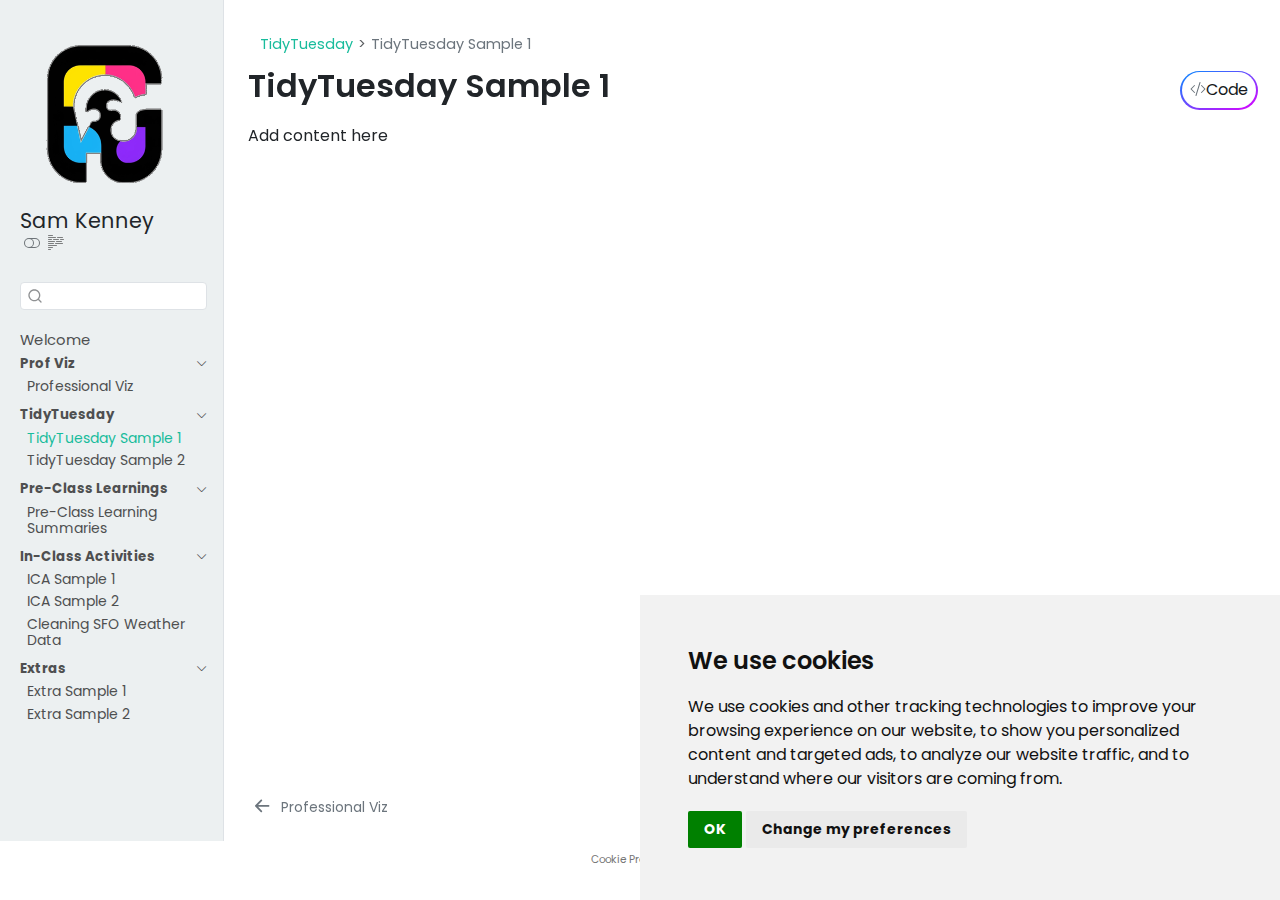
<file: tt/2025-07-08.html>
<!DOCTYPE html>
<html xmlns="http://www.w3.org/1999/xhtml" lang="en" xml:lang="en"><head>

<meta charset="utf-8">
<meta name="generator" content="quarto-1.8.25">

<meta name="viewport" content="width=device-width, initial-scale=1.0, user-scalable=yes">


<title>TidyTuesday Sample 1 – COMP/STAT212 Portfolio</title>
<style>
code{white-space: pre-wrap;}
span.smallcaps{font-variant: small-caps;}
div.columns{display: flex; gap: min(4vw, 1.5em);}
div.column{flex: auto; overflow-x: auto;}
div.hanging-indent{margin-left: 1.5em; text-indent: -1.5em;}
ul.task-list{list-style: none;}
ul.task-list li input[type="checkbox"] {
  width: 0.8em;
  margin: 0 0.8em 0.2em -1em; /* quarto-specific, see https://github.com/quarto-dev/quarto-cli/issues/4556 */ 
  vertical-align: middle;
}
/* CSS for syntax highlighting */
html { -webkit-text-size-adjust: 100%; }
pre > code.sourceCode { white-space: pre; position: relative; }
pre > code.sourceCode > span { display: inline-block; line-height: 1.25; }
pre > code.sourceCode > span:empty { height: 1.2em; }
.sourceCode { overflow: visible; }
code.sourceCode > span { color: inherit; text-decoration: inherit; }
div.sourceCode { margin: 1em 0; }
pre.sourceCode { margin: 0; }
@media screen {
div.sourceCode { overflow: auto; }
}
@media print {
pre > code.sourceCode { white-space: pre-wrap; }
pre > code.sourceCode > span { text-indent: -5em; padding-left: 5em; }
}
pre.numberSource code
  { counter-reset: source-line 0; }
pre.numberSource code > span
  { position: relative; left: -4em; counter-increment: source-line; }
pre.numberSource code > span > a:first-child::before
  { content: counter(source-line);
    position: relative; left: -1em; text-align: right; vertical-align: baseline;
    border: none; display: inline-block;
    -webkit-touch-callout: none; -webkit-user-select: none;
    -khtml-user-select: none; -moz-user-select: none;
    -ms-user-select: none; user-select: none;
    padding: 0 4px; width: 4em;
  }
pre.numberSource { margin-left: 3em;  padding-left: 4px; }
div.sourceCode
  {   }
@media screen {
pre > code.sourceCode > span > a:first-child::before { text-decoration: underline; }
}
</style>


<script src="../site_libs/quarto-nav/quarto-nav.js"></script>
<script src="../site_libs/clipboard/clipboard.min.js"></script>
<script src="../site_libs/quarto-search/autocomplete.umd.js"></script>
<script src="../site_libs/quarto-search/fuse.min.js"></script>
<script src="../site_libs/quarto-search/quarto-search.js"></script>
<meta name="quarto:offset" content="../">
<link href="../tt/2025-07-15.html" rel="next">
<link href="../pv/pv-01.html" rel="prev">
<script src="../site_libs/cookie-consent/cookie-consent.js"></script>
<link href="../site_libs/cookie-consent/cookie-consent.css" rel="stylesheet">
<script src="../site_libs/quarto-html/quarto.js" type="module"></script>
<script src="../site_libs/quarto-html/tabsets/tabsets.js" type="module"></script>
<script src="../site_libs/quarto-html/axe/axe-check.js" type="module"></script>
<script src="../site_libs/quarto-html/popper.min.js"></script>
<script src="../site_libs/quarto-html/tippy.umd.min.js"></script>
<script src="../site_libs/quarto-html/anchor.min.js"></script>
<link href="../site_libs/quarto-html/tippy.css" rel="stylesheet">
<link href="../site_libs/quarto-html/quarto-syntax-highlighting-7b89279ff1a6dce999919e0e67d4d9ec.css" rel="stylesheet" class="quarto-color-scheme" id="quarto-text-highlighting-styles">
<link href="../site_libs/quarto-html/quarto-syntax-highlighting-dark-707d8167ce6003fca903bfe2be84ab7f.css" rel="stylesheet" class="quarto-color-scheme quarto-color-alternate" id="quarto-text-highlighting-styles">
<link href="../site_libs/quarto-html/quarto-syntax-highlighting-7b89279ff1a6dce999919e0e67d4d9ec.css" rel="stylesheet" class="quarto-color-scheme-extra" id="quarto-text-highlighting-styles">
<script src="../site_libs/bootstrap/bootstrap.min.js"></script>
<link href="../site_libs/bootstrap/bootstrap-icons.css" rel="stylesheet">
<link href="../site_libs/bootstrap/bootstrap-16eaaa9b790cfaabc94008ee33c52662.min.css" rel="stylesheet" append-hash="true" class="quarto-color-scheme" id="quarto-bootstrap" data-mode="light">
<link href="../site_libs/bootstrap/bootstrap-dark-2b3e8dfe8c7d4b2781b388bd72db8514.min.css" rel="stylesheet" append-hash="true" class="quarto-color-scheme quarto-color-alternate" id="quarto-bootstrap" data-mode="dark">
<link href="../site_libs/bootstrap/bootstrap-16eaaa9b790cfaabc94008ee33c52662.min.css" rel="stylesheet" append-hash="true" class="quarto-color-scheme-extra" id="quarto-bootstrap" data-mode="light">
<script id="quarto-search-options" type="application/json">{
  "location": "sidebar",
  "copy-button": false,
  "collapse-after": 3,
  "panel-placement": "start",
  "type": "textbox",
  "limit": 50,
  "keyboard-shortcut": [
    "f",
    "/",
    "s"
  ],
  "show-item-context": false,
  "language": {
    "search-no-results-text": "No results",
    "search-matching-documents-text": "matching documents",
    "search-copy-link-title": "Copy link to search",
    "search-hide-matches-text": "Hide additional matches",
    "search-more-match-text": "more match in this document",
    "search-more-matches-text": "more matches in this document",
    "search-clear-button-title": "Clear",
    "search-text-placeholder": "",
    "search-detached-cancel-button-title": "Cancel",
    "search-submit-button-title": "Submit",
    "search-label": "Search"
  }
}</script>

<script type="text/javascript" charset="UTF-8">
document.addEventListener('DOMContentLoaded', function () {
cookieconsent.run({
  "notice_banner_type":"simple",
  "consent_type":"implied",
  "palette":"light",
  "language":"en",
  "page_load_consent_levels":["strictly-necessary","functionality","tracking","targeting"],
  "notice_banner_reject_button_hide":false,
  "preferences_center_close_button_hide":false,
  "website_name":""
  ,
"language":"en"
  });
});
</script> 
  
<style>html{ scroll-behavior: smooth; }</style>


<link rel="stylesheet" href="../style/custom.css">
</head>

<body class="nav-sidebar docked quarto-light"><script id="quarto-html-before-body" type="application/javascript">
    const toggleBodyColorMode = (bsSheetEl) => {
      const mode = bsSheetEl.getAttribute("data-mode");
      const bodyEl = window.document.querySelector("body");
      if (mode === "dark") {
        bodyEl.classList.add("quarto-dark");
        bodyEl.classList.remove("quarto-light");
      } else {
        bodyEl.classList.add("quarto-light");
        bodyEl.classList.remove("quarto-dark");
      }
    }
    const toggleBodyColorPrimary = () => {
      const bsSheetEl = window.document.querySelector("link#quarto-bootstrap:not([rel=disabled-stylesheet])");
      if (bsSheetEl) {
        toggleBodyColorMode(bsSheetEl);
      }
    }
    const setColorSchemeToggle = (alternate) => {
      const toggles = window.document.querySelectorAll('.quarto-color-scheme-toggle');
      for (let i=0; i < toggles.length; i++) {
        const toggle = toggles[i];
        if (toggle) {
          if (alternate) {
            toggle.classList.add("alternate");
          } else {
            toggle.classList.remove("alternate");
          }
        }
      }
    };
    const toggleColorMode = (alternate) => {
      // Switch the stylesheets
      const primaryStylesheets = window.document.querySelectorAll('link.quarto-color-scheme:not(.quarto-color-alternate)');
      const alternateStylesheets = window.document.querySelectorAll('link.quarto-color-scheme.quarto-color-alternate');
      manageTransitions('#quarto-margin-sidebar .nav-link', false);
      if (alternate) {
        // note: dark is layered on light, we don't disable primary!
        enableStylesheet(alternateStylesheets);
        for (const sheetNode of alternateStylesheets) {
          if (sheetNode.id === "quarto-bootstrap") {
            toggleBodyColorMode(sheetNode);
          }
        }
      } else {
        disableStylesheet(alternateStylesheets);
        enableStylesheet(primaryStylesheets)
        toggleBodyColorPrimary();
      }
      manageTransitions('#quarto-margin-sidebar .nav-link', true);
      // Switch the toggles
      setColorSchemeToggle(alternate)
      // Hack to workaround the fact that safari doesn't
      // properly recolor the scrollbar when toggling (#1455)
      if (navigator.userAgent.indexOf('Safari') > 0 && navigator.userAgent.indexOf('Chrome') == -1) {
        manageTransitions("body", false);
        window.scrollTo(0, 1);
        setTimeout(() => {
          window.scrollTo(0, 0);
          manageTransitions("body", true);
        }, 40);
      }
    }
    const disableStylesheet = (stylesheets) => {
      for (let i=0; i < stylesheets.length; i++) {
        const stylesheet = stylesheets[i];
        stylesheet.rel = 'disabled-stylesheet';
      }
    }
    const enableStylesheet = (stylesheets) => {
      for (let i=0; i < stylesheets.length; i++) {
        const stylesheet = stylesheets[i];
        if(stylesheet.rel !== 'stylesheet') { // for Chrome, which will still FOUC without this check
          stylesheet.rel = 'stylesheet';
        }
      }
    }
    const manageTransitions = (selector, allowTransitions) => {
      const els = window.document.querySelectorAll(selector);
      for (let i=0; i < els.length; i++) {
        const el = els[i];
        if (allowTransitions) {
          el.classList.remove('notransition');
        } else {
          el.classList.add('notransition');
        }
      }
    }
    const isFileUrl = () => {
      return window.location.protocol === 'file:';
    }
    const hasAlternateSentinel = () => {
      let styleSentinel = getColorSchemeSentinel();
      if (styleSentinel !== null) {
        return styleSentinel === "alternate";
      } else {
        return false;
      }
    }
    const setStyleSentinel = (alternate) => {
      const value = alternate ? "alternate" : "default";
      if (!isFileUrl()) {
        window.localStorage.setItem("quarto-color-scheme", value);
      } else {
        localAlternateSentinel = value;
      }
    }
    const getColorSchemeSentinel = () => {
      if (!isFileUrl()) {
        const storageValue = window.localStorage.getItem("quarto-color-scheme");
        return storageValue != null ? storageValue : localAlternateSentinel;
      } else {
        return localAlternateSentinel;
      }
    }
    const toggleGiscusIfUsed = (isAlternate, darkModeDefault) => {
      const baseTheme = document.querySelector('#giscus-base-theme')?.value ?? 'light';
      const alternateTheme = document.querySelector('#giscus-alt-theme')?.value ?? 'dark';
      let newTheme = '';
      if(authorPrefersDark) {
        newTheme = isAlternate ? baseTheme : alternateTheme;
      } else {
        newTheme = isAlternate ? alternateTheme : baseTheme;
      }
      const changeGiscusTheme = () => {
        // From: https://github.com/giscus/giscus/issues/336
        const sendMessage = (message) => {
          const iframe = document.querySelector('iframe.giscus-frame');
          if (!iframe) return;
          iframe.contentWindow.postMessage({ giscus: message }, 'https://giscus.app');
        }
        sendMessage({
          setConfig: {
            theme: newTheme
          }
        });
      }
      const isGiscussLoaded = window.document.querySelector('iframe.giscus-frame') !== null;
      if (isGiscussLoaded) {
        changeGiscusTheme();
      }
    };
    const authorPrefersDark = false;
    const darkModeDefault = authorPrefersDark;
      document.querySelector('link#quarto-text-highlighting-styles.quarto-color-scheme-extra').rel = 'disabled-stylesheet';
      document.querySelector('link#quarto-bootstrap.quarto-color-scheme-extra').rel = 'disabled-stylesheet';
    let localAlternateSentinel = darkModeDefault ? 'alternate' : 'default';
    // Dark / light mode switch
    window.quartoToggleColorScheme = () => {
      // Read the current dark / light value
      let toAlternate = !hasAlternateSentinel();
      toggleColorMode(toAlternate);
      setStyleSentinel(toAlternate);
      toggleGiscusIfUsed(toAlternate, darkModeDefault);
      window.dispatchEvent(new Event('resize'));
    };
    // Switch to dark mode if need be
    if (hasAlternateSentinel()) {
      toggleColorMode(true);
    } else {
      toggleColorMode(false);
    }
  </script>

<div id="quarto-search-results"></div>
  <header id="quarto-header" class="headroom fixed-top">
  <nav class="quarto-secondary-nav">
    <div class="container-fluid d-flex">
      <button type="button" class="quarto-btn-toggle btn" data-bs-toggle="collapse" role="button" data-bs-target=".quarto-sidebar-collapse-item" aria-controls="quarto-sidebar" aria-expanded="false" aria-label="Toggle sidebar navigation" onclick="if (window.quartoToggleHeadroom) { window.quartoToggleHeadroom(); }">
        <i class="bi bi-layout-text-sidebar-reverse"></i>
      </button>
        <nav class="quarto-page-breadcrumbs" aria-label="breadcrumb"><ol class="breadcrumb"><li class="breadcrumb-item"><a href="../tt/2025-07-08.html">TidyTuesday</a></li><li class="breadcrumb-item"><a href="../tt/2025-07-08.html"><span class="chapter-title">TidyTuesday Sample 1</span></a></li></ol></nav>
        <a class="flex-grow-1" role="navigation" data-bs-toggle="collapse" data-bs-target=".quarto-sidebar-collapse-item" aria-controls="quarto-sidebar" aria-expanded="false" aria-label="Toggle sidebar navigation" onclick="if (window.quartoToggleHeadroom) { window.quartoToggleHeadroom(); }">      
        </a>
      <button type="button" class="btn quarto-search-button" aria-label="Search" onclick="window.quartoOpenSearch();">
        <i class="bi bi-search"></i>
      </button>
    </div>
  </nav>
</header>
<!-- content -->
<div id="quarto-content" class="quarto-container page-columns page-rows-contents page-layout-full">
<!-- sidebar -->
  <nav id="quarto-sidebar" class="sidebar collapse collapse-horizontal quarto-sidebar-collapse-item sidebar-navigation docked overflow-auto">
    <div class="pt-lg-2 mt-2 text-left sidebar-header sidebar-header-stacked">
      <a href="../index.html" class="sidebar-logo-link">
      <img src="../assets/sidebar-logo.png" alt="Random negative space illustration" class="sidebar-logo light-content py-0 d-lg-inline d-none">
      <img src="../assets/sidebar-logo.png" alt="Random negative space illustration" class="sidebar-logo dark-content py-0 d-lg-inline d-none">
      </a>
    <div class="sidebar-title mb-0 py-0">
      <a href="../">Sam Kenney</a> 
        <div class="sidebar-tools-main">
  <a href="" class="quarto-color-scheme-toggle quarto-navigation-tool  px-1" onclick="window.quartoToggleColorScheme(); return false;" title="Toggle dark mode"><i class="bi"></i></a>
  <a href="" class="quarto-reader-toggle quarto-navigation-tool px-1" onclick="window.quartoToggleReader(); return false;" title="Toggle reader mode">
  <div class="quarto-reader-toggle-btn">
  <i class="bi"></i>
  </div>
</a>
</div>
    </div>
      </div>
        <div class="mt-2 flex-shrink-0 align-items-center">
        <div class="sidebar-search">
        <div id="quarto-search" class="" title="Search"></div>
        </div>
        </div>
    <div class="sidebar-menu-container"> 
    <ul class="list-unstyled mt-1">
        <li class="sidebar-item">
  <div class="sidebar-item-container"> 
  <a href="../index.html" class="sidebar-item-text sidebar-link"><span class="chapter-title">Welcome</span></a>
  </div>
</li>
        <li class="sidebar-item sidebar-item-section">
      <div class="sidebar-item-container"> 
            <a class="sidebar-item-text sidebar-link text-start" data-bs-toggle="collapse" data-bs-target="#quarto-sidebar-section-1" role="navigation" aria-expanded="true">
 <span class="menu-text">Prof Viz</span></a>
          <a class="sidebar-item-toggle text-start" data-bs-toggle="collapse" data-bs-target="#quarto-sidebar-section-1" role="navigation" aria-expanded="true" aria-label="Toggle section">
            <i class="bi bi-chevron-right ms-2"></i>
          </a> 
      </div>
      <ul id="quarto-sidebar-section-1" class="collapse list-unstyled sidebar-section depth1 show">  
          <li class="sidebar-item">
  <div class="sidebar-item-container"> 
  <a href="../pv/pv-01.html" class="sidebar-item-text sidebar-link"><span class="chapter-title">Professional Viz</span></a>
  </div>
</li>
      </ul>
  </li>
        <li class="sidebar-item sidebar-item-section">
      <div class="sidebar-item-container"> 
            <a class="sidebar-item-text sidebar-link text-start" data-bs-toggle="collapse" data-bs-target="#quarto-sidebar-section-2" role="navigation" aria-expanded="true">
 <span class="menu-text">TidyTuesday</span></a>
          <a class="sidebar-item-toggle text-start" data-bs-toggle="collapse" data-bs-target="#quarto-sidebar-section-2" role="navigation" aria-expanded="true" aria-label="Toggle section">
            <i class="bi bi-chevron-right ms-2"></i>
          </a> 
      </div>
      <ul id="quarto-sidebar-section-2" class="collapse list-unstyled sidebar-section depth1 show">  
          <li class="sidebar-item">
  <div class="sidebar-item-container"> 
  <a href="../tt/2025-07-08.html" class="sidebar-item-text sidebar-link active"><span class="chapter-title">TidyTuesday Sample 1</span></a>
  </div>
</li>
          <li class="sidebar-item">
  <div class="sidebar-item-container"> 
  <a href="../tt/2025-07-15.html" class="sidebar-item-text sidebar-link"><span class="chapter-title">TidyTuesday Sample 2</span></a>
  </div>
</li>
      </ul>
  </li>
        <li class="sidebar-item sidebar-item-section">
      <div class="sidebar-item-container"> 
            <a class="sidebar-item-text sidebar-link text-start" data-bs-toggle="collapse" data-bs-target="#quarto-sidebar-section-3" role="navigation" aria-expanded="true">
 <span class="menu-text">Pre-Class Learnings</span></a>
          <a class="sidebar-item-toggle text-start" data-bs-toggle="collapse" data-bs-target="#quarto-sidebar-section-3" role="navigation" aria-expanded="true" aria-label="Toggle section">
            <i class="bi bi-chevron-right ms-2"></i>
          </a> 
      </div>
      <ul id="quarto-sidebar-section-3" class="collapse list-unstyled sidebar-section depth1 show">  
          <li class="sidebar-item">
  <div class="sidebar-item-container"> 
  <a href="../pcl/pcl.html" class="sidebar-item-text sidebar-link"><span class="chapter-title">Pre-Class Learning Summaries</span></a>
  </div>
</li>
      </ul>
  </li>
        <li class="sidebar-item sidebar-item-section">
      <div class="sidebar-item-container"> 
            <a class="sidebar-item-text sidebar-link text-start" data-bs-toggle="collapse" data-bs-target="#quarto-sidebar-section-4" role="navigation" aria-expanded="true">
 <span class="menu-text">In-Class Activities</span></a>
          <a class="sidebar-item-toggle text-start" data-bs-toggle="collapse" data-bs-target="#quarto-sidebar-section-4" role="navigation" aria-expanded="true" aria-label="Toggle section">
            <i class="bi bi-chevron-right ms-2"></i>
          </a> 
      </div>
      <ul id="quarto-sidebar-section-4" class="collapse list-unstyled sidebar-section depth1 show">  
          <li class="sidebar-item">
  <div class="sidebar-item-container"> 
  <a href="../ica/ica-sample1.html" class="sidebar-item-text sidebar-link"><span class="chapter-title">ICA Sample 1</span></a>
  </div>
</li>
          <li class="sidebar-item">
  <div class="sidebar-item-container"> 
  <a href="../ica/ica-sample2.html" class="sidebar-item-text sidebar-link"><span class="chapter-title">ICA Sample 2</span></a>
  </div>
</li>
          <li class="sidebar-item">
  <div class="sidebar-item-container"> 
  <a href="../ica/cleaning.html" class="sidebar-item-text sidebar-link"><span class="chapter-title">Cleaning SFO Weather Data</span></a>
  </div>
</li>
      </ul>
  </li>
        <li class="sidebar-item sidebar-item-section">
      <div class="sidebar-item-container"> 
            <a class="sidebar-item-text sidebar-link text-start" data-bs-toggle="collapse" data-bs-target="#quarto-sidebar-section-5" role="navigation" aria-expanded="true">
 <span class="menu-text">Extras</span></a>
          <a class="sidebar-item-toggle text-start" data-bs-toggle="collapse" data-bs-target="#quarto-sidebar-section-5" role="navigation" aria-expanded="true" aria-label="Toggle section">
            <i class="bi bi-chevron-right ms-2"></i>
          </a> 
      </div>
      <ul id="quarto-sidebar-section-5" class="collapse list-unstyled sidebar-section depth1 show">  
          <li class="sidebar-item">
  <div class="sidebar-item-container"> 
  <a href="../extra/extra-sample1.html" class="sidebar-item-text sidebar-link"><span class="chapter-title">Extra Sample 1</span></a>
  </div>
</li>
          <li class="sidebar-item">
  <div class="sidebar-item-container"> 
  <a href="../extra/extra-sample2.html" class="sidebar-item-text sidebar-link"><span class="chapter-title">Extra Sample 2</span></a>
  </div>
</li>
      </ul>
  </li>
    </ul>
    </div>
</nav>
<div id="quarto-sidebar-glass" class="quarto-sidebar-collapse-item" data-bs-toggle="collapse" data-bs-target=".quarto-sidebar-collapse-item"></div>
<!-- margin-sidebar -->
    <div id="quarto-margin-sidebar" class="sidebar margin-sidebar zindex-bottom">
        
    </div>
<!-- main -->
<main class="content column-page-right" id="quarto-document-content">


<header id="title-block-header" class="quarto-title-block default"><nav class="quarto-page-breadcrumbs quarto-title-breadcrumbs d-none d-lg-block" aria-label="breadcrumb"><ol class="breadcrumb"><li class="breadcrumb-item"><a href="../tt/2025-07-08.html">TidyTuesday</a></li><li class="breadcrumb-item"><a href="../tt/2025-07-08.html"><span class="chapter-title">TidyTuesday Sample 1</span></a></li></ol></nav>
<div class="quarto-title">
<div class="quarto-title-block"><div><h1 class="title"><span class="chapter-title">TidyTuesday Sample 1</span></h1><button type="button" class="btn code-tools-button" id="quarto-code-tools-source"><i class="bi"></i> Code</button></div></div>
</div>



<div class="quarto-title-meta column-page-right">

    
  
    
  </div>
  


</header>


<p>Add content here</p>


<!-- -->


</main> <!-- /main -->
<script id="quarto-html-after-body" type="application/javascript">
  window.document.addEventListener("DOMContentLoaded", function (event) {
    // Ensure there is a toggle, if there isn't float one in the top right
    if (window.document.querySelector('.quarto-color-scheme-toggle') === null) {
      const a = window.document.createElement('a');
      a.classList.add('top-right');
      a.classList.add('quarto-color-scheme-toggle');
      a.href = "";
      a.onclick = function() { try { window.quartoToggleColorScheme(); } catch {} return false; };
      const i = window.document.createElement("i");
      i.classList.add('bi');
      a.appendChild(i);
      window.document.body.appendChild(a);
    }
    setColorSchemeToggle(hasAlternateSentinel())
    const icon = "";
    const anchorJS = new window.AnchorJS();
    anchorJS.options = {
      placement: 'right',
      icon: icon
    };
    anchorJS.add('.anchored');
    const isCodeAnnotation = (el) => {
      for (const clz of el.classList) {
        if (clz.startsWith('code-annotation-')) {                     
          return true;
        }
      }
      return false;
    }
    const onCopySuccess = function(e) {
      // button target
      const button = e.trigger;
      // don't keep focus
      button.blur();
      // flash "checked"
      button.classList.add('code-copy-button-checked');
      var currentTitle = button.getAttribute("title");
      button.setAttribute("title", "Copied!");
      let tooltip;
      if (window.bootstrap) {
        button.setAttribute("data-bs-toggle", "tooltip");
        button.setAttribute("data-bs-placement", "left");
        button.setAttribute("data-bs-title", "Copied!");
        tooltip = new bootstrap.Tooltip(button, 
          { trigger: "manual", 
            customClass: "code-copy-button-tooltip",
            offset: [0, -8]});
        tooltip.show();    
      }
      setTimeout(function() {
        if (tooltip) {
          tooltip.hide();
          button.removeAttribute("data-bs-title");
          button.removeAttribute("data-bs-toggle");
          button.removeAttribute("data-bs-placement");
        }
        button.setAttribute("title", currentTitle);
        button.classList.remove('code-copy-button-checked');
      }, 1000);
      // clear code selection
      e.clearSelection();
    }
    const getTextToCopy = function(trigger) {
      const outerScaffold = trigger.parentElement.cloneNode(true);
      const codeEl = outerScaffold.querySelector('code');
      for (const childEl of codeEl.children) {
        if (isCodeAnnotation(childEl)) {
          childEl.remove();
        }
      }
      return codeEl.innerText;
    }
    const clipboard = new window.ClipboardJS('.code-copy-button:not([data-in-quarto-modal])', {
      text: getTextToCopy
    });
    clipboard.on('success', onCopySuccess);
    if (window.document.getElementById('quarto-embedded-source-code-modal')) {
      const clipboardModal = new window.ClipboardJS('.code-copy-button[data-in-quarto-modal]', {
        text: getTextToCopy,
        container: window.document.getElementById('quarto-embedded-source-code-modal')
      });
      clipboardModal.on('success', onCopySuccess);
    }
    const viewSource = window.document.getElementById('quarto-view-source') ||
                       window.document.getElementById('quarto-code-tools-source');
    if (viewSource) {
      const sourceUrl = viewSource.getAttribute("data-quarto-source-url");
      viewSource.addEventListener("click", function(e) {
        if (sourceUrl) {
          // rstudio viewer pane
          if (/\bcapabilities=\b/.test(window.location)) {
            window.open(sourceUrl);
          } else {
            window.location.href = sourceUrl;
          }
        } else {
          const modal = new bootstrap.Modal(document.getElementById('quarto-embedded-source-code-modal'));
          modal.show();
        }
        return false;
      });
    }
    function toggleCodeHandler(show) {
      return function(e) {
        const detailsSrc = window.document.querySelectorAll(".cell > details > .sourceCode");
        for (let i=0; i<detailsSrc.length; i++) {
          const details = detailsSrc[i].parentElement;
          if (show) {
            details.open = true;
          } else {
            details.removeAttribute("open");
          }
        }
        const cellCodeDivs = window.document.querySelectorAll(".cell > .sourceCode");
        const fromCls = show ? "hidden" : "unhidden";
        const toCls = show ? "unhidden" : "hidden";
        for (let i=0; i<cellCodeDivs.length; i++) {
          const codeDiv = cellCodeDivs[i];
          if (codeDiv.classList.contains(fromCls)) {
            codeDiv.classList.remove(fromCls);
            codeDiv.classList.add(toCls);
          } 
        }
        return false;
      }
    }
    const hideAllCode = window.document.getElementById("quarto-hide-all-code");
    if (hideAllCode) {
      hideAllCode.addEventListener("click", toggleCodeHandler(false));
    }
    const showAllCode = window.document.getElementById("quarto-show-all-code");
    if (showAllCode) {
      showAllCode.addEventListener("click", toggleCodeHandler(true));
    }
      var localhostRegex = new RegExp(/^(?:http|https):\/\/localhost\:?[0-9]*\//);
      var mailtoRegex = new RegExp(/^mailto:/);
        var filterRegex = new RegExp('/' + window.location.host + '/');
      var isInternal = (href) => {
          return filterRegex.test(href) || localhostRegex.test(href) || mailtoRegex.test(href);
      }
      // Inspect non-navigation links and adorn them if external
     var links = window.document.querySelectorAll('a[href]:not(.nav-link):not(.navbar-brand):not(.toc-action):not(.sidebar-link):not(.sidebar-item-toggle):not(.pagination-link):not(.no-external):not([aria-hidden]):not(.dropdown-item):not(.quarto-navigation-tool):not(.about-link)');
      for (var i=0; i<links.length; i++) {
        const link = links[i];
        if (!isInternal(link.href)) {
          // undo the damage that might have been done by quarto-nav.js in the case of
          // links that we want to consider external
          if (link.dataset.originalHref !== undefined) {
            link.href = link.dataset.originalHref;
          }
            // target, if specified
            link.setAttribute("target", "_blank");
            if (link.getAttribute("rel") === null) {
              link.setAttribute("rel", "noopener");
            }
        }
      }
    function tippyHover(el, contentFn, onTriggerFn, onUntriggerFn) {
      const config = {
        allowHTML: true,
        maxWidth: 500,
        delay: 100,
        arrow: false,
        appendTo: function(el) {
            return el.parentElement;
        },
        interactive: true,
        interactiveBorder: 10,
        theme: 'quarto',
        placement: 'bottom-start',
      };
      if (contentFn) {
        config.content = contentFn;
      }
      if (onTriggerFn) {
        config.onTrigger = onTriggerFn;
      }
      if (onUntriggerFn) {
        config.onUntrigger = onUntriggerFn;
      }
      window.tippy(el, config); 
    }
    const noterefs = window.document.querySelectorAll('a[role="doc-noteref"]');
    for (var i=0; i<noterefs.length; i++) {
      const ref = noterefs[i];
      tippyHover(ref, function() {
        // use id or data attribute instead here
        let href = ref.getAttribute('data-footnote-href') || ref.getAttribute('href');
        try { href = new URL(href).hash; } catch {}
        const id = href.replace(/^#\/?/, "");
        const note = window.document.getElementById(id);
        if (note) {
          return note.innerHTML;
        } else {
          return "";
        }
      });
    }
    const xrefs = window.document.querySelectorAll('a.quarto-xref');
    const processXRef = (id, note) => {
      // Strip column container classes
      const stripColumnClz = (el) => {
        el.classList.remove("page-full", "page-columns");
        if (el.children) {
          for (const child of el.children) {
            stripColumnClz(child);
          }
        }
      }
      stripColumnClz(note)
      if (id === null || id.startsWith('sec-')) {
        // Special case sections, only their first couple elements
        const container = document.createElement("div");
        if (note.children && note.children.length > 2) {
          container.appendChild(note.children[0].cloneNode(true));
          for (let i = 1; i < note.children.length; i++) {
            const child = note.children[i];
            if (child.tagName === "P" && child.innerText === "") {
              continue;
            } else {
              container.appendChild(child.cloneNode(true));
              break;
            }
          }
          if (window.Quarto?.typesetMath) {
            window.Quarto.typesetMath(container);
          }
          return container.innerHTML
        } else {
          if (window.Quarto?.typesetMath) {
            window.Quarto.typesetMath(note);
          }
          return note.innerHTML;
        }
      } else {
        // Remove any anchor links if they are present
        const anchorLink = note.querySelector('a.anchorjs-link');
        if (anchorLink) {
          anchorLink.remove();
        }
        if (window.Quarto?.typesetMath) {
          window.Quarto.typesetMath(note);
        }
        if (note.classList.contains("callout")) {
          return note.outerHTML;
        } else {
          return note.innerHTML;
        }
      }
    }
    for (var i=0; i<xrefs.length; i++) {
      const xref = xrefs[i];
      tippyHover(xref, undefined, function(instance) {
        instance.disable();
        let url = xref.getAttribute('href');
        let hash = undefined; 
        if (url.startsWith('#')) {
          hash = url;
        } else {
          try { hash = new URL(url).hash; } catch {}
        }
        if (hash) {
          const id = hash.replace(/^#\/?/, "");
          const note = window.document.getElementById(id);
          if (note !== null) {
            try {
              const html = processXRef(id, note.cloneNode(true));
              instance.setContent(html);
            } finally {
              instance.enable();
              instance.show();
            }
          } else {
            // See if we can fetch this
            fetch(url.split('#')[0])
            .then(res => res.text())
            .then(html => {
              const parser = new DOMParser();
              const htmlDoc = parser.parseFromString(html, "text/html");
              const note = htmlDoc.getElementById(id);
              if (note !== null) {
                const html = processXRef(id, note);
                instance.setContent(html);
              } 
            }).finally(() => {
              instance.enable();
              instance.show();
            });
          }
        } else {
          // See if we can fetch a full url (with no hash to target)
          // This is a special case and we should probably do some content thinning / targeting
          fetch(url)
          .then(res => res.text())
          .then(html => {
            const parser = new DOMParser();
            const htmlDoc = parser.parseFromString(html, "text/html");
            const note = htmlDoc.querySelector('main.content');
            if (note !== null) {
              // This should only happen for chapter cross references
              // (since there is no id in the URL)
              // remove the first header
              if (note.children.length > 0 && note.children[0].tagName === "HEADER") {
                note.children[0].remove();
              }
              const html = processXRef(null, note);
              instance.setContent(html);
            } 
          }).finally(() => {
            instance.enable();
            instance.show();
          });
        }
      }, function(instance) {
      });
    }
        let selectedAnnoteEl;
        const selectorForAnnotation = ( cell, annotation) => {
          let cellAttr = 'data-code-cell="' + cell + '"';
          let lineAttr = 'data-code-annotation="' +  annotation + '"';
          const selector = 'span[' + cellAttr + '][' + lineAttr + ']';
          return selector;
        }
        const selectCodeLines = (annoteEl) => {
          const doc = window.document;
          const targetCell = annoteEl.getAttribute("data-target-cell");
          const targetAnnotation = annoteEl.getAttribute("data-target-annotation");
          const annoteSpan = window.document.querySelector(selectorForAnnotation(targetCell, targetAnnotation));
          const lines = annoteSpan.getAttribute("data-code-lines").split(",");
          const lineIds = lines.map((line) => {
            return targetCell + "-" + line;
          })
          let top = null;
          let height = null;
          let parent = null;
          if (lineIds.length > 0) {
              //compute the position of the single el (top and bottom and make a div)
              const el = window.document.getElementById(lineIds[0]);
              top = el.offsetTop;
              height = el.offsetHeight;
              parent = el.parentElement.parentElement;
            if (lineIds.length > 1) {
              const lastEl = window.document.getElementById(lineIds[lineIds.length - 1]);
              const bottom = lastEl.offsetTop + lastEl.offsetHeight;
              height = bottom - top;
            }
            if (top !== null && height !== null && parent !== null) {
              // cook up a div (if necessary) and position it 
              let div = window.document.getElementById("code-annotation-line-highlight");
              if (div === null) {
                div = window.document.createElement("div");
                div.setAttribute("id", "code-annotation-line-highlight");
                div.style.position = 'absolute';
                parent.appendChild(div);
              }
              div.style.top = top - 2 + "px";
              div.style.height = height + 4 + "px";
              div.style.left = 0;
              let gutterDiv = window.document.getElementById("code-annotation-line-highlight-gutter");
              if (gutterDiv === null) {
                gutterDiv = window.document.createElement("div");
                gutterDiv.setAttribute("id", "code-annotation-line-highlight-gutter");
                gutterDiv.style.position = 'absolute';
                const codeCell = window.document.getElementById(targetCell);
                const gutter = codeCell.querySelector('.code-annotation-gutter');
                gutter.appendChild(gutterDiv);
              }
              gutterDiv.style.top = top - 2 + "px";
              gutterDiv.style.height = height + 4 + "px";
            }
            selectedAnnoteEl = annoteEl;
          }
        };
        const unselectCodeLines = () => {
          const elementsIds = ["code-annotation-line-highlight", "code-annotation-line-highlight-gutter"];
          elementsIds.forEach((elId) => {
            const div = window.document.getElementById(elId);
            if (div) {
              div.remove();
            }
          });
          selectedAnnoteEl = undefined;
        };
          // Handle positioning of the toggle
      window.addEventListener(
        "resize",
        throttle(() => {
          elRect = undefined;
          if (selectedAnnoteEl) {
            selectCodeLines(selectedAnnoteEl);
          }
        }, 10)
      );
      function throttle(fn, ms) {
      let throttle = false;
      let timer;
        return (...args) => {
          if(!throttle) { // first call gets through
              fn.apply(this, args);
              throttle = true;
          } else { // all the others get throttled
              if(timer) clearTimeout(timer); // cancel #2
              timer = setTimeout(() => {
                fn.apply(this, args);
                timer = throttle = false;
              }, ms);
          }
        };
      }
        // Attach click handler to the DT
        const annoteDls = window.document.querySelectorAll('dt[data-target-cell]');
        for (const annoteDlNode of annoteDls) {
          annoteDlNode.addEventListener('click', (event) => {
            const clickedEl = event.target;
            if (clickedEl !== selectedAnnoteEl) {
              unselectCodeLines();
              const activeEl = window.document.querySelector('dt[data-target-cell].code-annotation-active');
              if (activeEl) {
                activeEl.classList.remove('code-annotation-active');
              }
              selectCodeLines(clickedEl);
              clickedEl.classList.add('code-annotation-active');
            } else {
              // Unselect the line
              unselectCodeLines();
              clickedEl.classList.remove('code-annotation-active');
            }
          });
        }
    const findCites = (el) => {
      const parentEl = el.parentElement;
      if (parentEl) {
        const cites = parentEl.dataset.cites;
        if (cites) {
          return {
            el,
            cites: cites.split(' ')
          };
        } else {
          return findCites(el.parentElement)
        }
      } else {
        return undefined;
      }
    };
    var bibliorefs = window.document.querySelectorAll('a[role="doc-biblioref"]');
    for (var i=0; i<bibliorefs.length; i++) {
      const ref = bibliorefs[i];
      const citeInfo = findCites(ref);
      if (citeInfo) {
        tippyHover(citeInfo.el, function() {
          var popup = window.document.createElement('div');
          citeInfo.cites.forEach(function(cite) {
            var citeDiv = window.document.createElement('div');
            citeDiv.classList.add('hanging-indent');
            citeDiv.classList.add('csl-entry');
            var biblioDiv = window.document.getElementById('ref-' + cite);
            if (biblioDiv) {
              citeDiv.innerHTML = biblioDiv.innerHTML;
            }
            popup.appendChild(citeDiv);
          });
          return popup.innerHTML;
        });
      }
    }
  });
  </script>
<nav class="page-navigation column-page-right">
  <div class="nav-page nav-page-previous">
      <a href="../pv/pv-01.html" class="pagination-link" aria-label="Professional Viz">
        <i class="bi bi-arrow-left-short"></i> <span class="nav-page-text"><span class="chapter-title">Professional Viz</span></span>
      </a>          
  </div>
  <div class="nav-page nav-page-next">
      <a href="../tt/2025-07-15.html" class="pagination-link" aria-label="TidyTuesday Sample 2">
        <span class="nav-page-text"><span class="chapter-title">TidyTuesday Sample 2</span></span> <i class="bi bi-arrow-right-short"></i>
      </a>
  </div>
</nav><div class="modal fade" id="quarto-embedded-source-code-modal" tabindex="-1" aria-labelledby="quarto-embedded-source-code-modal-label" aria-hidden="true"><div class="modal-dialog modal-dialog-scrollable"><div class="modal-content"><div class="modal-header"><h5 class="modal-title" id="quarto-embedded-source-code-modal-label">Source Code</h5><button class="btn-close" data-bs-dismiss="modal"></button></div><div class="modal-body"><div class="">
<div class="code-copy-outer-scaffold"><div class="sourceCode" id="cb1" data-shortcodes="false"><pre class="sourceCode numberSource markdown number-lines code-with-copy"><code class="sourceCode markdown"><span id="cb1-1"><a href="#cb1-1"></a><span class="co">---</span></span>
<span id="cb1-2"><a href="#cb1-2"></a><span class="an">title:</span><span class="co"> "TidyTuesday Sample 1"</span></span>
<span id="cb1-3"><a href="#cb1-3"></a><span class="co">---</span></span>
<span id="cb1-4"><a href="#cb1-4"></a></span>
<span id="cb1-5"><a href="#cb1-5"></a>Add content here</span></code></pre></div><button title="Copy to Clipboard" class="code-copy-button" data-in-quarto-modal=""><i class="bi"></i></button></div>
</div></div></div></div></div>
</div> <!-- /content -->
<footer class="footer">
  <div class="nav-footer">
    <div class="nav-footer-left">
      &nbsp;
    </div>   
    <div class="nav-footer-center">

<div class="cookie-consent-footer"><a href="#" id="open_preferences_center">Cookie Preferences</a></div></div>
    <div class="nav-footer-right">
      &nbsp;
    </div>
  </div>
</footer>




<script src="../site_libs/quarto-html/zenscroll-min.js"></script>
</body></html>
</file>
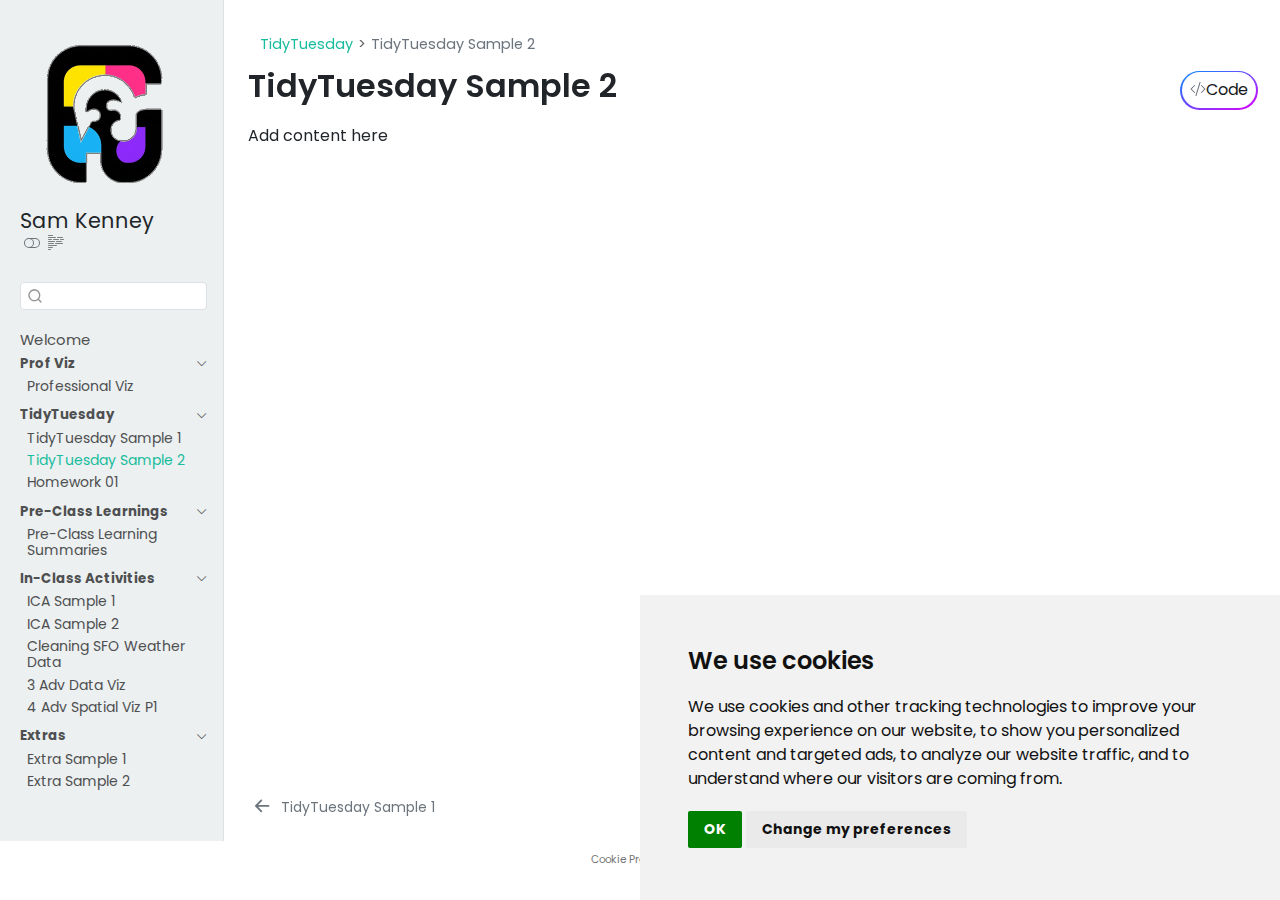
<file: tt/2025-07-15.html>
<!DOCTYPE html>
<html xmlns="http://www.w3.org/1999/xhtml" lang="en" xml:lang="en"><head>

<meta charset="utf-8">
<meta name="generator" content="quarto-1.8.25">

<meta name="viewport" content="width=device-width, initial-scale=1.0, user-scalable=yes">


<title>TidyTuesday Sample 2 – COMP/STAT212 Portfolio</title>
<style>
code{white-space: pre-wrap;}
span.smallcaps{font-variant: small-caps;}
div.columns{display: flex; gap: min(4vw, 1.5em);}
div.column{flex: auto; overflow-x: auto;}
div.hanging-indent{margin-left: 1.5em; text-indent: -1.5em;}
ul.task-list{list-style: none;}
ul.task-list li input[type="checkbox"] {
  width: 0.8em;
  margin: 0 0.8em 0.2em -1em; /* quarto-specific, see https://github.com/quarto-dev/quarto-cli/issues/4556 */ 
  vertical-align: middle;
}
/* CSS for syntax highlighting */
html { -webkit-text-size-adjust: 100%; }
pre > code.sourceCode { white-space: pre; position: relative; }
pre > code.sourceCode > span { display: inline-block; line-height: 1.25; }
pre > code.sourceCode > span:empty { height: 1.2em; }
.sourceCode { overflow: visible; }
code.sourceCode > span { color: inherit; text-decoration: inherit; }
div.sourceCode { margin: 1em 0; }
pre.sourceCode { margin: 0; }
@media screen {
div.sourceCode { overflow: auto; }
}
@media print {
pre > code.sourceCode { white-space: pre-wrap; }
pre > code.sourceCode > span { text-indent: -5em; padding-left: 5em; }
}
pre.numberSource code
  { counter-reset: source-line 0; }
pre.numberSource code > span
  { position: relative; left: -4em; counter-increment: source-line; }
pre.numberSource code > span > a:first-child::before
  { content: counter(source-line);
    position: relative; left: -1em; text-align: right; vertical-align: baseline;
    border: none; display: inline-block;
    -webkit-touch-callout: none; -webkit-user-select: none;
    -khtml-user-select: none; -moz-user-select: none;
    -ms-user-select: none; user-select: none;
    padding: 0 4px; width: 4em;
  }
pre.numberSource { margin-left: 3em;  padding-left: 4px; }
div.sourceCode
  {   }
@media screen {
pre > code.sourceCode > span > a:first-child::before { text-decoration: underline; }
}
</style>


<script src="../site_libs/quarto-nav/quarto-nav.js"></script>
<script src="../site_libs/clipboard/clipboard.min.js"></script>
<script src="../site_libs/quarto-search/autocomplete.umd.js"></script>
<script src="../site_libs/quarto-search/fuse.min.js"></script>
<script src="../site_libs/quarto-search/quarto-search.js"></script>
<meta name="quarto:offset" content="../">
<link href="../tt/hw01-tt.html" rel="next">
<link href="../tt/2025-07-08.html" rel="prev">
<script src="../site_libs/cookie-consent/cookie-consent.js"></script>
<link href="../site_libs/cookie-consent/cookie-consent.css" rel="stylesheet">
<script src="../site_libs/quarto-html/quarto.js" type="module"></script>
<script src="../site_libs/quarto-html/tabsets/tabsets.js" type="module"></script>
<script src="../site_libs/quarto-html/axe/axe-check.js" type="module"></script>
<script src="../site_libs/quarto-html/popper.min.js"></script>
<script src="../site_libs/quarto-html/tippy.umd.min.js"></script>
<script src="../site_libs/quarto-html/anchor.min.js"></script>
<link href="../site_libs/quarto-html/tippy.css" rel="stylesheet">
<link href="../site_libs/quarto-html/quarto-syntax-highlighting-7b89279ff1a6dce999919e0e67d4d9ec.css" rel="stylesheet" class="quarto-color-scheme" id="quarto-text-highlighting-styles">
<link href="../site_libs/quarto-html/quarto-syntax-highlighting-dark-707d8167ce6003fca903bfe2be84ab7f.css" rel="stylesheet" class="quarto-color-scheme quarto-color-alternate" id="quarto-text-highlighting-styles">
<link href="../site_libs/quarto-html/quarto-syntax-highlighting-7b89279ff1a6dce999919e0e67d4d9ec.css" rel="stylesheet" class="quarto-color-scheme-extra" id="quarto-text-highlighting-styles">
<script src="../site_libs/bootstrap/bootstrap.min.js"></script>
<link href="../site_libs/bootstrap/bootstrap-icons.css" rel="stylesheet">
<link href="../site_libs/bootstrap/bootstrap-16eaaa9b790cfaabc94008ee33c52662.min.css" rel="stylesheet" append-hash="true" class="quarto-color-scheme" id="quarto-bootstrap" data-mode="light">
<link href="../site_libs/bootstrap/bootstrap-dark-2b3e8dfe8c7d4b2781b388bd72db8514.min.css" rel="stylesheet" append-hash="true" class="quarto-color-scheme quarto-color-alternate" id="quarto-bootstrap" data-mode="dark">
<link href="../site_libs/bootstrap/bootstrap-16eaaa9b790cfaabc94008ee33c52662.min.css" rel="stylesheet" append-hash="true" class="quarto-color-scheme-extra" id="quarto-bootstrap" data-mode="light">
<script id="quarto-search-options" type="application/json">{
  "location": "sidebar",
  "copy-button": false,
  "collapse-after": 3,
  "panel-placement": "start",
  "type": "textbox",
  "limit": 50,
  "keyboard-shortcut": [
    "f",
    "/",
    "s"
  ],
  "show-item-context": false,
  "language": {
    "search-no-results-text": "No results",
    "search-matching-documents-text": "matching documents",
    "search-copy-link-title": "Copy link to search",
    "search-hide-matches-text": "Hide additional matches",
    "search-more-match-text": "more match in this document",
    "search-more-matches-text": "more matches in this document",
    "search-clear-button-title": "Clear",
    "search-text-placeholder": "",
    "search-detached-cancel-button-title": "Cancel",
    "search-submit-button-title": "Submit",
    "search-label": "Search"
  }
}</script>

<script type="text/javascript" charset="UTF-8">
document.addEventListener('DOMContentLoaded', function () {
cookieconsent.run({
  "notice_banner_type":"simple",
  "consent_type":"implied",
  "palette":"light",
  "language":"en",
  "page_load_consent_levels":["strictly-necessary","functionality","tracking","targeting"],
  "notice_banner_reject_button_hide":false,
  "preferences_center_close_button_hide":false,
  "website_name":""
  ,
"language":"en"
  });
});
</script> 
  
<style>html{ scroll-behavior: smooth; }</style>


<link rel="stylesheet" href="../style/custom.css">
</head>

<body class="nav-sidebar docked quarto-light"><script id="quarto-html-before-body" type="application/javascript">
    const toggleBodyColorMode = (bsSheetEl) => {
      const mode = bsSheetEl.getAttribute("data-mode");
      const bodyEl = window.document.querySelector("body");
      if (mode === "dark") {
        bodyEl.classList.add("quarto-dark");
        bodyEl.classList.remove("quarto-light");
      } else {
        bodyEl.classList.add("quarto-light");
        bodyEl.classList.remove("quarto-dark");
      }
    }
    const toggleBodyColorPrimary = () => {
      const bsSheetEl = window.document.querySelector("link#quarto-bootstrap:not([rel=disabled-stylesheet])");
      if (bsSheetEl) {
        toggleBodyColorMode(bsSheetEl);
      }
    }
    const setColorSchemeToggle = (alternate) => {
      const toggles = window.document.querySelectorAll('.quarto-color-scheme-toggle');
      for (let i=0; i < toggles.length; i++) {
        const toggle = toggles[i];
        if (toggle) {
          if (alternate) {
            toggle.classList.add("alternate");
          } else {
            toggle.classList.remove("alternate");
          }
        }
      }
    };
    const toggleColorMode = (alternate) => {
      // Switch the stylesheets
      const primaryStylesheets = window.document.querySelectorAll('link.quarto-color-scheme:not(.quarto-color-alternate)');
      const alternateStylesheets = window.document.querySelectorAll('link.quarto-color-scheme.quarto-color-alternate');
      manageTransitions('#quarto-margin-sidebar .nav-link', false);
      if (alternate) {
        // note: dark is layered on light, we don't disable primary!
        enableStylesheet(alternateStylesheets);
        for (const sheetNode of alternateStylesheets) {
          if (sheetNode.id === "quarto-bootstrap") {
            toggleBodyColorMode(sheetNode);
          }
        }
      } else {
        disableStylesheet(alternateStylesheets);
        enableStylesheet(primaryStylesheets)
        toggleBodyColorPrimary();
      }
      manageTransitions('#quarto-margin-sidebar .nav-link', true);
      // Switch the toggles
      setColorSchemeToggle(alternate)
      // Hack to workaround the fact that safari doesn't
      // properly recolor the scrollbar when toggling (#1455)
      if (navigator.userAgent.indexOf('Safari') > 0 && navigator.userAgent.indexOf('Chrome') == -1) {
        manageTransitions("body", false);
        window.scrollTo(0, 1);
        setTimeout(() => {
          window.scrollTo(0, 0);
          manageTransitions("body", true);
        }, 40);
      }
    }
    const disableStylesheet = (stylesheets) => {
      for (let i=0; i < stylesheets.length; i++) {
        const stylesheet = stylesheets[i];
        stylesheet.rel = 'disabled-stylesheet';
      }
    }
    const enableStylesheet = (stylesheets) => {
      for (let i=0; i < stylesheets.length; i++) {
        const stylesheet = stylesheets[i];
        if(stylesheet.rel !== 'stylesheet') { // for Chrome, which will still FOUC without this check
          stylesheet.rel = 'stylesheet';
        }
      }
    }
    const manageTransitions = (selector, allowTransitions) => {
      const els = window.document.querySelectorAll(selector);
      for (let i=0; i < els.length; i++) {
        const el = els[i];
        if (allowTransitions) {
          el.classList.remove('notransition');
        } else {
          el.classList.add('notransition');
        }
      }
    }
    const isFileUrl = () => {
      return window.location.protocol === 'file:';
    }
    const hasAlternateSentinel = () => {
      let styleSentinel = getColorSchemeSentinel();
      if (styleSentinel !== null) {
        return styleSentinel === "alternate";
      } else {
        return false;
      }
    }
    const setStyleSentinel = (alternate) => {
      const value = alternate ? "alternate" : "default";
      if (!isFileUrl()) {
        window.localStorage.setItem("quarto-color-scheme", value);
      } else {
        localAlternateSentinel = value;
      }
    }
    const getColorSchemeSentinel = () => {
      if (!isFileUrl()) {
        const storageValue = window.localStorage.getItem("quarto-color-scheme");
        return storageValue != null ? storageValue : localAlternateSentinel;
      } else {
        return localAlternateSentinel;
      }
    }
    const toggleGiscusIfUsed = (isAlternate, darkModeDefault) => {
      const baseTheme = document.querySelector('#giscus-base-theme')?.value ?? 'light';
      const alternateTheme = document.querySelector('#giscus-alt-theme')?.value ?? 'dark';
      let newTheme = '';
      if(authorPrefersDark) {
        newTheme = isAlternate ? baseTheme : alternateTheme;
      } else {
        newTheme = isAlternate ? alternateTheme : baseTheme;
      }
      const changeGiscusTheme = () => {
        // From: https://github.com/giscus/giscus/issues/336
        const sendMessage = (message) => {
          const iframe = document.querySelector('iframe.giscus-frame');
          if (!iframe) return;
          iframe.contentWindow.postMessage({ giscus: message }, 'https://giscus.app');
        }
        sendMessage({
          setConfig: {
            theme: newTheme
          }
        });
      }
      const isGiscussLoaded = window.document.querySelector('iframe.giscus-frame') !== null;
      if (isGiscussLoaded) {
        changeGiscusTheme();
      }
    };
    const authorPrefersDark = false;
    const darkModeDefault = authorPrefersDark;
      document.querySelector('link#quarto-text-highlighting-styles.quarto-color-scheme-extra').rel = 'disabled-stylesheet';
      document.querySelector('link#quarto-bootstrap.quarto-color-scheme-extra').rel = 'disabled-stylesheet';
    let localAlternateSentinel = darkModeDefault ? 'alternate' : 'default';
    // Dark / light mode switch
    window.quartoToggleColorScheme = () => {
      // Read the current dark / light value
      let toAlternate = !hasAlternateSentinel();
      toggleColorMode(toAlternate);
      setStyleSentinel(toAlternate);
      toggleGiscusIfUsed(toAlternate, darkModeDefault);
      window.dispatchEvent(new Event('resize'));
    };
    // Switch to dark mode if need be
    if (hasAlternateSentinel()) {
      toggleColorMode(true);
    } else {
      toggleColorMode(false);
    }
  </script>

<div id="quarto-search-results"></div>
  <header id="quarto-header" class="headroom fixed-top">
  <nav class="quarto-secondary-nav">
    <div class="container-fluid d-flex">
      <button type="button" class="quarto-btn-toggle btn" data-bs-toggle="collapse" role="button" data-bs-target=".quarto-sidebar-collapse-item" aria-controls="quarto-sidebar" aria-expanded="false" aria-label="Toggle sidebar navigation" onclick="if (window.quartoToggleHeadroom) { window.quartoToggleHeadroom(); }">
        <i class="bi bi-layout-text-sidebar-reverse"></i>
      </button>
        <nav class="quarto-page-breadcrumbs" aria-label="breadcrumb"><ol class="breadcrumb"><li class="breadcrumb-item"><a href="../tt/2025-07-08.html">TidyTuesday</a></li><li class="breadcrumb-item"><a href="../tt/2025-07-15.html"><span class="chapter-title">TidyTuesday Sample 2</span></a></li></ol></nav>
        <a class="flex-grow-1" role="navigation" data-bs-toggle="collapse" data-bs-target=".quarto-sidebar-collapse-item" aria-controls="quarto-sidebar" aria-expanded="false" aria-label="Toggle sidebar navigation" onclick="if (window.quartoToggleHeadroom) { window.quartoToggleHeadroom(); }">      
        </a>
      <button type="button" class="btn quarto-search-button" aria-label="Search" onclick="window.quartoOpenSearch();">
        <i class="bi bi-search"></i>
      </button>
    </div>
  </nav>
</header>
<!-- content -->
<div id="quarto-content" class="quarto-container page-columns page-rows-contents page-layout-full">
<!-- sidebar -->
  <nav id="quarto-sidebar" class="sidebar collapse collapse-horizontal quarto-sidebar-collapse-item sidebar-navigation docked overflow-auto">
    <div class="pt-lg-2 mt-2 text-left sidebar-header sidebar-header-stacked">
      <a href="../index.html" class="sidebar-logo-link">
      <img src="../assets/sidebar-logo.png" alt="Random negative space illustration" class="sidebar-logo light-content py-0 d-lg-inline d-none">
      <img src="../assets/sidebar-logo.png" alt="Random negative space illustration" class="sidebar-logo dark-content py-0 d-lg-inline d-none">
      </a>
    <div class="sidebar-title mb-0 py-0">
      <a href="../">Sam Kenney</a> 
        <div class="sidebar-tools-main">
  <a href="" class="quarto-color-scheme-toggle quarto-navigation-tool  px-1" onclick="window.quartoToggleColorScheme(); return false;" title="Toggle dark mode"><i class="bi"></i></a>
  <a href="" class="quarto-reader-toggle quarto-navigation-tool px-1" onclick="window.quartoToggleReader(); return false;" title="Toggle reader mode">
  <div class="quarto-reader-toggle-btn">
  <i class="bi"></i>
  </div>
</a>
</div>
    </div>
      </div>
        <div class="mt-2 flex-shrink-0 align-items-center">
        <div class="sidebar-search">
        <div id="quarto-search" class="" title="Search"></div>
        </div>
        </div>
    <div class="sidebar-menu-container"> 
    <ul class="list-unstyled mt-1">
        <li class="sidebar-item">
  <div class="sidebar-item-container"> 
  <a href="../index.html" class="sidebar-item-text sidebar-link"><span class="chapter-title">Welcome</span></a>
  </div>
</li>
        <li class="sidebar-item sidebar-item-section">
      <div class="sidebar-item-container"> 
            <a class="sidebar-item-text sidebar-link text-start" data-bs-toggle="collapse" data-bs-target="#quarto-sidebar-section-1" role="navigation" aria-expanded="true">
 <span class="menu-text">Prof Viz</span></a>
          <a class="sidebar-item-toggle text-start" data-bs-toggle="collapse" data-bs-target="#quarto-sidebar-section-1" role="navigation" aria-expanded="true" aria-label="Toggle section">
            <i class="bi bi-chevron-right ms-2"></i>
          </a> 
      </div>
      <ul id="quarto-sidebar-section-1" class="collapse list-unstyled sidebar-section depth1 show">  
          <li class="sidebar-item">
  <div class="sidebar-item-container"> 
  <a href="../pv/pv-01.html" class="sidebar-item-text sidebar-link"><span class="chapter-title">Professional Viz</span></a>
  </div>
</li>
      </ul>
  </li>
        <li class="sidebar-item sidebar-item-section">
      <div class="sidebar-item-container"> 
            <a class="sidebar-item-text sidebar-link text-start" data-bs-toggle="collapse" data-bs-target="#quarto-sidebar-section-2" role="navigation" aria-expanded="true">
 <span class="menu-text">TidyTuesday</span></a>
          <a class="sidebar-item-toggle text-start" data-bs-toggle="collapse" data-bs-target="#quarto-sidebar-section-2" role="navigation" aria-expanded="true" aria-label="Toggle section">
            <i class="bi bi-chevron-right ms-2"></i>
          </a> 
      </div>
      <ul id="quarto-sidebar-section-2" class="collapse list-unstyled sidebar-section depth1 show">  
          <li class="sidebar-item">
  <div class="sidebar-item-container"> 
  <a href="../tt/2025-07-08.html" class="sidebar-item-text sidebar-link"><span class="chapter-title">TidyTuesday Sample 1</span></a>
  </div>
</li>
          <li class="sidebar-item">
  <div class="sidebar-item-container"> 
  <a href="../tt/2025-07-15.html" class="sidebar-item-text sidebar-link active"><span class="chapter-title">TidyTuesday Sample 2</span></a>
  </div>
</li>
          <li class="sidebar-item">
  <div class="sidebar-item-container"> 
  <a href="../tt/hw01-tt.html" class="sidebar-item-text sidebar-link"><span class="chapter-title">Homework 01</span></a>
  </div>
</li>
      </ul>
  </li>
        <li class="sidebar-item sidebar-item-section">
      <div class="sidebar-item-container"> 
            <a class="sidebar-item-text sidebar-link text-start" data-bs-toggle="collapse" data-bs-target="#quarto-sidebar-section-3" role="navigation" aria-expanded="true">
 <span class="menu-text">Pre-Class Learnings</span></a>
          <a class="sidebar-item-toggle text-start" data-bs-toggle="collapse" data-bs-target="#quarto-sidebar-section-3" role="navigation" aria-expanded="true" aria-label="Toggle section">
            <i class="bi bi-chevron-right ms-2"></i>
          </a> 
      </div>
      <ul id="quarto-sidebar-section-3" class="collapse list-unstyled sidebar-section depth1 show">  
          <li class="sidebar-item">
  <div class="sidebar-item-container"> 
  <a href="../pcl/pcl.html" class="sidebar-item-text sidebar-link"><span class="chapter-title">Pre-Class Learning Summaries</span></a>
  </div>
</li>
      </ul>
  </li>
        <li class="sidebar-item sidebar-item-section">
      <div class="sidebar-item-container"> 
            <a class="sidebar-item-text sidebar-link text-start" data-bs-toggle="collapse" data-bs-target="#quarto-sidebar-section-4" role="navigation" aria-expanded="true">
 <span class="menu-text">In-Class Activities</span></a>
          <a class="sidebar-item-toggle text-start" data-bs-toggle="collapse" data-bs-target="#quarto-sidebar-section-4" role="navigation" aria-expanded="true" aria-label="Toggle section">
            <i class="bi bi-chevron-right ms-2"></i>
          </a> 
      </div>
      <ul id="quarto-sidebar-section-4" class="collapse list-unstyled sidebar-section depth1 show">  
          <li class="sidebar-item">
  <div class="sidebar-item-container"> 
  <a href="../ica/ica-sample1.html" class="sidebar-item-text sidebar-link"><span class="chapter-title">ICA Sample 1</span></a>
  </div>
</li>
          <li class="sidebar-item">
  <div class="sidebar-item-container"> 
  <a href="../ica/ica-sample2.html" class="sidebar-item-text sidebar-link"><span class="chapter-title">ICA Sample 2</span></a>
  </div>
</li>
          <li class="sidebar-item">
  <div class="sidebar-item-container"> 
  <a href="../ica/cleaning.html" class="sidebar-item-text sidebar-link"><span class="chapter-title">Cleaning SFO Weather Data</span></a>
  </div>
</li>
          <li class="sidebar-item">
  <div class="sidebar-item-container"> 
  <a href="../ica/03-adv-ggplot-notes.html" class="sidebar-item-text sidebar-link"><span class="chapter-title">3 Adv Data Viz</span></a>
  </div>
</li>
          <li class="sidebar-item">
  <div class="sidebar-item-container"> 
  <a href="../ica/ica4/src/04-adv-maps-1-notes.html" class="sidebar-item-text sidebar-link"><span class="chapter-title">4 Adv Spatial Viz P1</span></a>
  </div>
</li>
      </ul>
  </li>
        <li class="sidebar-item sidebar-item-section">
      <div class="sidebar-item-container"> 
            <a class="sidebar-item-text sidebar-link text-start" data-bs-toggle="collapse" data-bs-target="#quarto-sidebar-section-5" role="navigation" aria-expanded="true">
 <span class="menu-text">Extras</span></a>
          <a class="sidebar-item-toggle text-start" data-bs-toggle="collapse" data-bs-target="#quarto-sidebar-section-5" role="navigation" aria-expanded="true" aria-label="Toggle section">
            <i class="bi bi-chevron-right ms-2"></i>
          </a> 
      </div>
      <ul id="quarto-sidebar-section-5" class="collapse list-unstyled sidebar-section depth1 show">  
          <li class="sidebar-item">
  <div class="sidebar-item-container"> 
  <a href="../extra/extra-sample1.html" class="sidebar-item-text sidebar-link"><span class="chapter-title">Extra Sample 1</span></a>
  </div>
</li>
          <li class="sidebar-item">
  <div class="sidebar-item-container"> 
  <a href="../extra/extra-sample2.html" class="sidebar-item-text sidebar-link"><span class="chapter-title">Extra Sample 2</span></a>
  </div>
</li>
      </ul>
  </li>
    </ul>
    </div>
</nav>
<div id="quarto-sidebar-glass" class="quarto-sidebar-collapse-item" data-bs-toggle="collapse" data-bs-target=".quarto-sidebar-collapse-item"></div>
<!-- margin-sidebar -->
    <div id="quarto-margin-sidebar" class="sidebar margin-sidebar zindex-bottom">
        
    </div>
<!-- main -->
<main class="content column-page-right" id="quarto-document-content">


<header id="title-block-header" class="quarto-title-block default"><nav class="quarto-page-breadcrumbs quarto-title-breadcrumbs d-none d-lg-block" aria-label="breadcrumb"><ol class="breadcrumb"><li class="breadcrumb-item"><a href="../tt/2025-07-08.html">TidyTuesday</a></li><li class="breadcrumb-item"><a href="../tt/2025-07-15.html"><span class="chapter-title">TidyTuesday Sample 2</span></a></li></ol></nav>
<div class="quarto-title">
<div class="quarto-title-block"><div><h1 class="title"><span class="chapter-title">TidyTuesday Sample 2</span></h1><button type="button" class="btn code-tools-button" id="quarto-code-tools-source"><i class="bi"></i> Code</button></div></div>
</div>



<div class="quarto-title-meta column-page-right">

    
  
    
  </div>
  


</header>


<p>Add content here</p>


<!-- -->


</main> <!-- /main -->
<script id="quarto-html-after-body" type="application/javascript">
  window.document.addEventListener("DOMContentLoaded", function (event) {
    // Ensure there is a toggle, if there isn't float one in the top right
    if (window.document.querySelector('.quarto-color-scheme-toggle') === null) {
      const a = window.document.createElement('a');
      a.classList.add('top-right');
      a.classList.add('quarto-color-scheme-toggle');
      a.href = "";
      a.onclick = function() { try { window.quartoToggleColorScheme(); } catch {} return false; };
      const i = window.document.createElement("i");
      i.classList.add('bi');
      a.appendChild(i);
      window.document.body.appendChild(a);
    }
    setColorSchemeToggle(hasAlternateSentinel())
    const icon = "";
    const anchorJS = new window.AnchorJS();
    anchorJS.options = {
      placement: 'right',
      icon: icon
    };
    anchorJS.add('.anchored');
    const isCodeAnnotation = (el) => {
      for (const clz of el.classList) {
        if (clz.startsWith('code-annotation-')) {                     
          return true;
        }
      }
      return false;
    }
    const onCopySuccess = function(e) {
      // button target
      const button = e.trigger;
      // don't keep focus
      button.blur();
      // flash "checked"
      button.classList.add('code-copy-button-checked');
      var currentTitle = button.getAttribute("title");
      button.setAttribute("title", "Copied!");
      let tooltip;
      if (window.bootstrap) {
        button.setAttribute("data-bs-toggle", "tooltip");
        button.setAttribute("data-bs-placement", "left");
        button.setAttribute("data-bs-title", "Copied!");
        tooltip = new bootstrap.Tooltip(button, 
          { trigger: "manual", 
            customClass: "code-copy-button-tooltip",
            offset: [0, -8]});
        tooltip.show();    
      }
      setTimeout(function() {
        if (tooltip) {
          tooltip.hide();
          button.removeAttribute("data-bs-title");
          button.removeAttribute("data-bs-toggle");
          button.removeAttribute("data-bs-placement");
        }
        button.setAttribute("title", currentTitle);
        button.classList.remove('code-copy-button-checked');
      }, 1000);
      // clear code selection
      e.clearSelection();
    }
    const getTextToCopy = function(trigger) {
      const outerScaffold = trigger.parentElement.cloneNode(true);
      const codeEl = outerScaffold.querySelector('code');
      for (const childEl of codeEl.children) {
        if (isCodeAnnotation(childEl)) {
          childEl.remove();
        }
      }
      return codeEl.innerText;
    }
    const clipboard = new window.ClipboardJS('.code-copy-button:not([data-in-quarto-modal])', {
      text: getTextToCopy
    });
    clipboard.on('success', onCopySuccess);
    if (window.document.getElementById('quarto-embedded-source-code-modal')) {
      const clipboardModal = new window.ClipboardJS('.code-copy-button[data-in-quarto-modal]', {
        text: getTextToCopy,
        container: window.document.getElementById('quarto-embedded-source-code-modal')
      });
      clipboardModal.on('success', onCopySuccess);
    }
    const viewSource = window.document.getElementById('quarto-view-source') ||
                       window.document.getElementById('quarto-code-tools-source');
    if (viewSource) {
      const sourceUrl = viewSource.getAttribute("data-quarto-source-url");
      viewSource.addEventListener("click", function(e) {
        if (sourceUrl) {
          // rstudio viewer pane
          if (/\bcapabilities=\b/.test(window.location)) {
            window.open(sourceUrl);
          } else {
            window.location.href = sourceUrl;
          }
        } else {
          const modal = new bootstrap.Modal(document.getElementById('quarto-embedded-source-code-modal'));
          modal.show();
        }
        return false;
      });
    }
    function toggleCodeHandler(show) {
      return function(e) {
        const detailsSrc = window.document.querySelectorAll(".cell > details > .sourceCode");
        for (let i=0; i<detailsSrc.length; i++) {
          const details = detailsSrc[i].parentElement;
          if (show) {
            details.open = true;
          } else {
            details.removeAttribute("open");
          }
        }
        const cellCodeDivs = window.document.querySelectorAll(".cell > .sourceCode");
        const fromCls = show ? "hidden" : "unhidden";
        const toCls = show ? "unhidden" : "hidden";
        for (let i=0; i<cellCodeDivs.length; i++) {
          const codeDiv = cellCodeDivs[i];
          if (codeDiv.classList.contains(fromCls)) {
            codeDiv.classList.remove(fromCls);
            codeDiv.classList.add(toCls);
          } 
        }
        return false;
      }
    }
    const hideAllCode = window.document.getElementById("quarto-hide-all-code");
    if (hideAllCode) {
      hideAllCode.addEventListener("click", toggleCodeHandler(false));
    }
    const showAllCode = window.document.getElementById("quarto-show-all-code");
    if (showAllCode) {
      showAllCode.addEventListener("click", toggleCodeHandler(true));
    }
      var localhostRegex = new RegExp(/^(?:http|https):\/\/localhost\:?[0-9]*\//);
      var mailtoRegex = new RegExp(/^mailto:/);
        var filterRegex = new RegExp('/' + window.location.host + '/');
      var isInternal = (href) => {
          return filterRegex.test(href) || localhostRegex.test(href) || mailtoRegex.test(href);
      }
      // Inspect non-navigation links and adorn them if external
     var links = window.document.querySelectorAll('a[href]:not(.nav-link):not(.navbar-brand):not(.toc-action):not(.sidebar-link):not(.sidebar-item-toggle):not(.pagination-link):not(.no-external):not([aria-hidden]):not(.dropdown-item):not(.quarto-navigation-tool):not(.about-link)');
      for (var i=0; i<links.length; i++) {
        const link = links[i];
        if (!isInternal(link.href)) {
          // undo the damage that might have been done by quarto-nav.js in the case of
          // links that we want to consider external
          if (link.dataset.originalHref !== undefined) {
            link.href = link.dataset.originalHref;
          }
            // target, if specified
            link.setAttribute("target", "_blank");
            if (link.getAttribute("rel") === null) {
              link.setAttribute("rel", "noopener");
            }
        }
      }
    function tippyHover(el, contentFn, onTriggerFn, onUntriggerFn) {
      const config = {
        allowHTML: true,
        maxWidth: 500,
        delay: 100,
        arrow: false,
        appendTo: function(el) {
            return el.parentElement;
        },
        interactive: true,
        interactiveBorder: 10,
        theme: 'quarto',
        placement: 'bottom-start',
      };
      if (contentFn) {
        config.content = contentFn;
      }
      if (onTriggerFn) {
        config.onTrigger = onTriggerFn;
      }
      if (onUntriggerFn) {
        config.onUntrigger = onUntriggerFn;
      }
      window.tippy(el, config); 
    }
    const noterefs = window.document.querySelectorAll('a[role="doc-noteref"]');
    for (var i=0; i<noterefs.length; i++) {
      const ref = noterefs[i];
      tippyHover(ref, function() {
        // use id or data attribute instead here
        let href = ref.getAttribute('data-footnote-href') || ref.getAttribute('href');
        try { href = new URL(href).hash; } catch {}
        const id = href.replace(/^#\/?/, "");
        const note = window.document.getElementById(id);
        if (note) {
          return note.innerHTML;
        } else {
          return "";
        }
      });
    }
    const xrefs = window.document.querySelectorAll('a.quarto-xref');
    const processXRef = (id, note) => {
      // Strip column container classes
      const stripColumnClz = (el) => {
        el.classList.remove("page-full", "page-columns");
        if (el.children) {
          for (const child of el.children) {
            stripColumnClz(child);
          }
        }
      }
      stripColumnClz(note)
      if (id === null || id.startsWith('sec-')) {
        // Special case sections, only their first couple elements
        const container = document.createElement("div");
        if (note.children && note.children.length > 2) {
          container.appendChild(note.children[0].cloneNode(true));
          for (let i = 1; i < note.children.length; i++) {
            const child = note.children[i];
            if (child.tagName === "P" && child.innerText === "") {
              continue;
            } else {
              container.appendChild(child.cloneNode(true));
              break;
            }
          }
          if (window.Quarto?.typesetMath) {
            window.Quarto.typesetMath(container);
          }
          return container.innerHTML
        } else {
          if (window.Quarto?.typesetMath) {
            window.Quarto.typesetMath(note);
          }
          return note.innerHTML;
        }
      } else {
        // Remove any anchor links if they are present
        const anchorLink = note.querySelector('a.anchorjs-link');
        if (anchorLink) {
          anchorLink.remove();
        }
        if (window.Quarto?.typesetMath) {
          window.Quarto.typesetMath(note);
        }
        if (note.classList.contains("callout")) {
          return note.outerHTML;
        } else {
          return note.innerHTML;
        }
      }
    }
    for (var i=0; i<xrefs.length; i++) {
      const xref = xrefs[i];
      tippyHover(xref, undefined, function(instance) {
        instance.disable();
        let url = xref.getAttribute('href');
        let hash = undefined; 
        if (url.startsWith('#')) {
          hash = url;
        } else {
          try { hash = new URL(url).hash; } catch {}
        }
        if (hash) {
          const id = hash.replace(/^#\/?/, "");
          const note = window.document.getElementById(id);
          if (note !== null) {
            try {
              const html = processXRef(id, note.cloneNode(true));
              instance.setContent(html);
            } finally {
              instance.enable();
              instance.show();
            }
          } else {
            // See if we can fetch this
            fetch(url.split('#')[0])
            .then(res => res.text())
            .then(html => {
              const parser = new DOMParser();
              const htmlDoc = parser.parseFromString(html, "text/html");
              const note = htmlDoc.getElementById(id);
              if (note !== null) {
                const html = processXRef(id, note);
                instance.setContent(html);
              } 
            }).finally(() => {
              instance.enable();
              instance.show();
            });
          }
        } else {
          // See if we can fetch a full url (with no hash to target)
          // This is a special case and we should probably do some content thinning / targeting
          fetch(url)
          .then(res => res.text())
          .then(html => {
            const parser = new DOMParser();
            const htmlDoc = parser.parseFromString(html, "text/html");
            const note = htmlDoc.querySelector('main.content');
            if (note !== null) {
              // This should only happen for chapter cross references
              // (since there is no id in the URL)
              // remove the first header
              if (note.children.length > 0 && note.children[0].tagName === "HEADER") {
                note.children[0].remove();
              }
              const html = processXRef(null, note);
              instance.setContent(html);
            } 
          }).finally(() => {
            instance.enable();
            instance.show();
          });
        }
      }, function(instance) {
      });
    }
        let selectedAnnoteEl;
        const selectorForAnnotation = ( cell, annotation) => {
          let cellAttr = 'data-code-cell="' + cell + '"';
          let lineAttr = 'data-code-annotation="' +  annotation + '"';
          const selector = 'span[' + cellAttr + '][' + lineAttr + ']';
          return selector;
        }
        const selectCodeLines = (annoteEl) => {
          const doc = window.document;
          const targetCell = annoteEl.getAttribute("data-target-cell");
          const targetAnnotation = annoteEl.getAttribute("data-target-annotation");
          const annoteSpan = window.document.querySelector(selectorForAnnotation(targetCell, targetAnnotation));
          const lines = annoteSpan.getAttribute("data-code-lines").split(",");
          const lineIds = lines.map((line) => {
            return targetCell + "-" + line;
          })
          let top = null;
          let height = null;
          let parent = null;
          if (lineIds.length > 0) {
              //compute the position of the single el (top and bottom and make a div)
              const el = window.document.getElementById(lineIds[0]);
              top = el.offsetTop;
              height = el.offsetHeight;
              parent = el.parentElement.parentElement;
            if (lineIds.length > 1) {
              const lastEl = window.document.getElementById(lineIds[lineIds.length - 1]);
              const bottom = lastEl.offsetTop + lastEl.offsetHeight;
              height = bottom - top;
            }
            if (top !== null && height !== null && parent !== null) {
              // cook up a div (if necessary) and position it 
              let div = window.document.getElementById("code-annotation-line-highlight");
              if (div === null) {
                div = window.document.createElement("div");
                div.setAttribute("id", "code-annotation-line-highlight");
                div.style.position = 'absolute';
                parent.appendChild(div);
              }
              div.style.top = top - 2 + "px";
              div.style.height = height + 4 + "px";
              div.style.left = 0;
              let gutterDiv = window.document.getElementById("code-annotation-line-highlight-gutter");
              if (gutterDiv === null) {
                gutterDiv = window.document.createElement("div");
                gutterDiv.setAttribute("id", "code-annotation-line-highlight-gutter");
                gutterDiv.style.position = 'absolute';
                const codeCell = window.document.getElementById(targetCell);
                const gutter = codeCell.querySelector('.code-annotation-gutter');
                gutter.appendChild(gutterDiv);
              }
              gutterDiv.style.top = top - 2 + "px";
              gutterDiv.style.height = height + 4 + "px";
            }
            selectedAnnoteEl = annoteEl;
          }
        };
        const unselectCodeLines = () => {
          const elementsIds = ["code-annotation-line-highlight", "code-annotation-line-highlight-gutter"];
          elementsIds.forEach((elId) => {
            const div = window.document.getElementById(elId);
            if (div) {
              div.remove();
            }
          });
          selectedAnnoteEl = undefined;
        };
          // Handle positioning of the toggle
      window.addEventListener(
        "resize",
        throttle(() => {
          elRect = undefined;
          if (selectedAnnoteEl) {
            selectCodeLines(selectedAnnoteEl);
          }
        }, 10)
      );
      function throttle(fn, ms) {
      let throttle = false;
      let timer;
        return (...args) => {
          if(!throttle) { // first call gets through
              fn.apply(this, args);
              throttle = true;
          } else { // all the others get throttled
              if(timer) clearTimeout(timer); // cancel #2
              timer = setTimeout(() => {
                fn.apply(this, args);
                timer = throttle = false;
              }, ms);
          }
        };
      }
        // Attach click handler to the DT
        const annoteDls = window.document.querySelectorAll('dt[data-target-cell]');
        for (const annoteDlNode of annoteDls) {
          annoteDlNode.addEventListener('click', (event) => {
            const clickedEl = event.target;
            if (clickedEl !== selectedAnnoteEl) {
              unselectCodeLines();
              const activeEl = window.document.querySelector('dt[data-target-cell].code-annotation-active');
              if (activeEl) {
                activeEl.classList.remove('code-annotation-active');
              }
              selectCodeLines(clickedEl);
              clickedEl.classList.add('code-annotation-active');
            } else {
              // Unselect the line
              unselectCodeLines();
              clickedEl.classList.remove('code-annotation-active');
            }
          });
        }
    const findCites = (el) => {
      const parentEl = el.parentElement;
      if (parentEl) {
        const cites = parentEl.dataset.cites;
        if (cites) {
          return {
            el,
            cites: cites.split(' ')
          };
        } else {
          return findCites(el.parentElement)
        }
      } else {
        return undefined;
      }
    };
    var bibliorefs = window.document.querySelectorAll('a[role="doc-biblioref"]');
    for (var i=0; i<bibliorefs.length; i++) {
      const ref = bibliorefs[i];
      const citeInfo = findCites(ref);
      if (citeInfo) {
        tippyHover(citeInfo.el, function() {
          var popup = window.document.createElement('div');
          citeInfo.cites.forEach(function(cite) {
            var citeDiv = window.document.createElement('div');
            citeDiv.classList.add('hanging-indent');
            citeDiv.classList.add('csl-entry');
            var biblioDiv = window.document.getElementById('ref-' + cite);
            if (biblioDiv) {
              citeDiv.innerHTML = biblioDiv.innerHTML;
            }
            popup.appendChild(citeDiv);
          });
          return popup.innerHTML;
        });
      }
    }
  });
  </script>
<nav class="page-navigation column-page-right">
  <div class="nav-page nav-page-previous">
      <a href="../tt/2025-07-08.html" class="pagination-link" aria-label="TidyTuesday Sample 1">
        <i class="bi bi-arrow-left-short"></i> <span class="nav-page-text"><span class="chapter-title">TidyTuesday Sample 1</span></span>
      </a>          
  </div>
  <div class="nav-page nav-page-next">
      <a href="../tt/hw01-tt.html" class="pagination-link" aria-label="Homework 01">
        <span class="nav-page-text"><span class="chapter-title">Homework 01</span></span> <i class="bi bi-arrow-right-short"></i>
      </a>
  </div>
</nav><div class="modal fade" id="quarto-embedded-source-code-modal" tabindex="-1" aria-labelledby="quarto-embedded-source-code-modal-label" aria-hidden="true"><div class="modal-dialog modal-dialog-scrollable"><div class="modal-content"><div class="modal-header"><h5 class="modal-title" id="quarto-embedded-source-code-modal-label">Source Code</h5><button class="btn-close" data-bs-dismiss="modal"></button></div><div class="modal-body"><div class="">
<div class="code-copy-outer-scaffold"><div class="sourceCode" id="cb1" data-shortcodes="false"><pre class="sourceCode numberSource markdown number-lines code-with-copy"><code class="sourceCode markdown"><span id="cb1-1"><a href="#cb1-1"></a><span class="co">---</span></span>
<span id="cb1-2"><a href="#cb1-2"></a><span class="an">title:</span><span class="co"> "TidyTuesday Sample 2"</span></span>
<span id="cb1-3"><a href="#cb1-3"></a><span class="co">---</span></span>
<span id="cb1-4"><a href="#cb1-4"></a></span>
<span id="cb1-5"><a href="#cb1-5"></a>Add content here</span></code></pre></div><button title="Copy to Clipboard" class="code-copy-button" data-in-quarto-modal=""><i class="bi"></i></button></div>
</div></div></div></div></div>
</div> <!-- /content -->
<footer class="footer">
  <div class="nav-footer">
    <div class="nav-footer-left">
      &nbsp;
    </div>   
    <div class="nav-footer-center">

<div class="cookie-consent-footer"><a href="#" id="open_preferences_center">Cookie Preferences</a></div></div>
    <div class="nav-footer-right">
      &nbsp;
    </div>
  </div>
</footer>




<script src="../site_libs/quarto-html/zenscroll-min.js"></script>
</body></html>
</file>
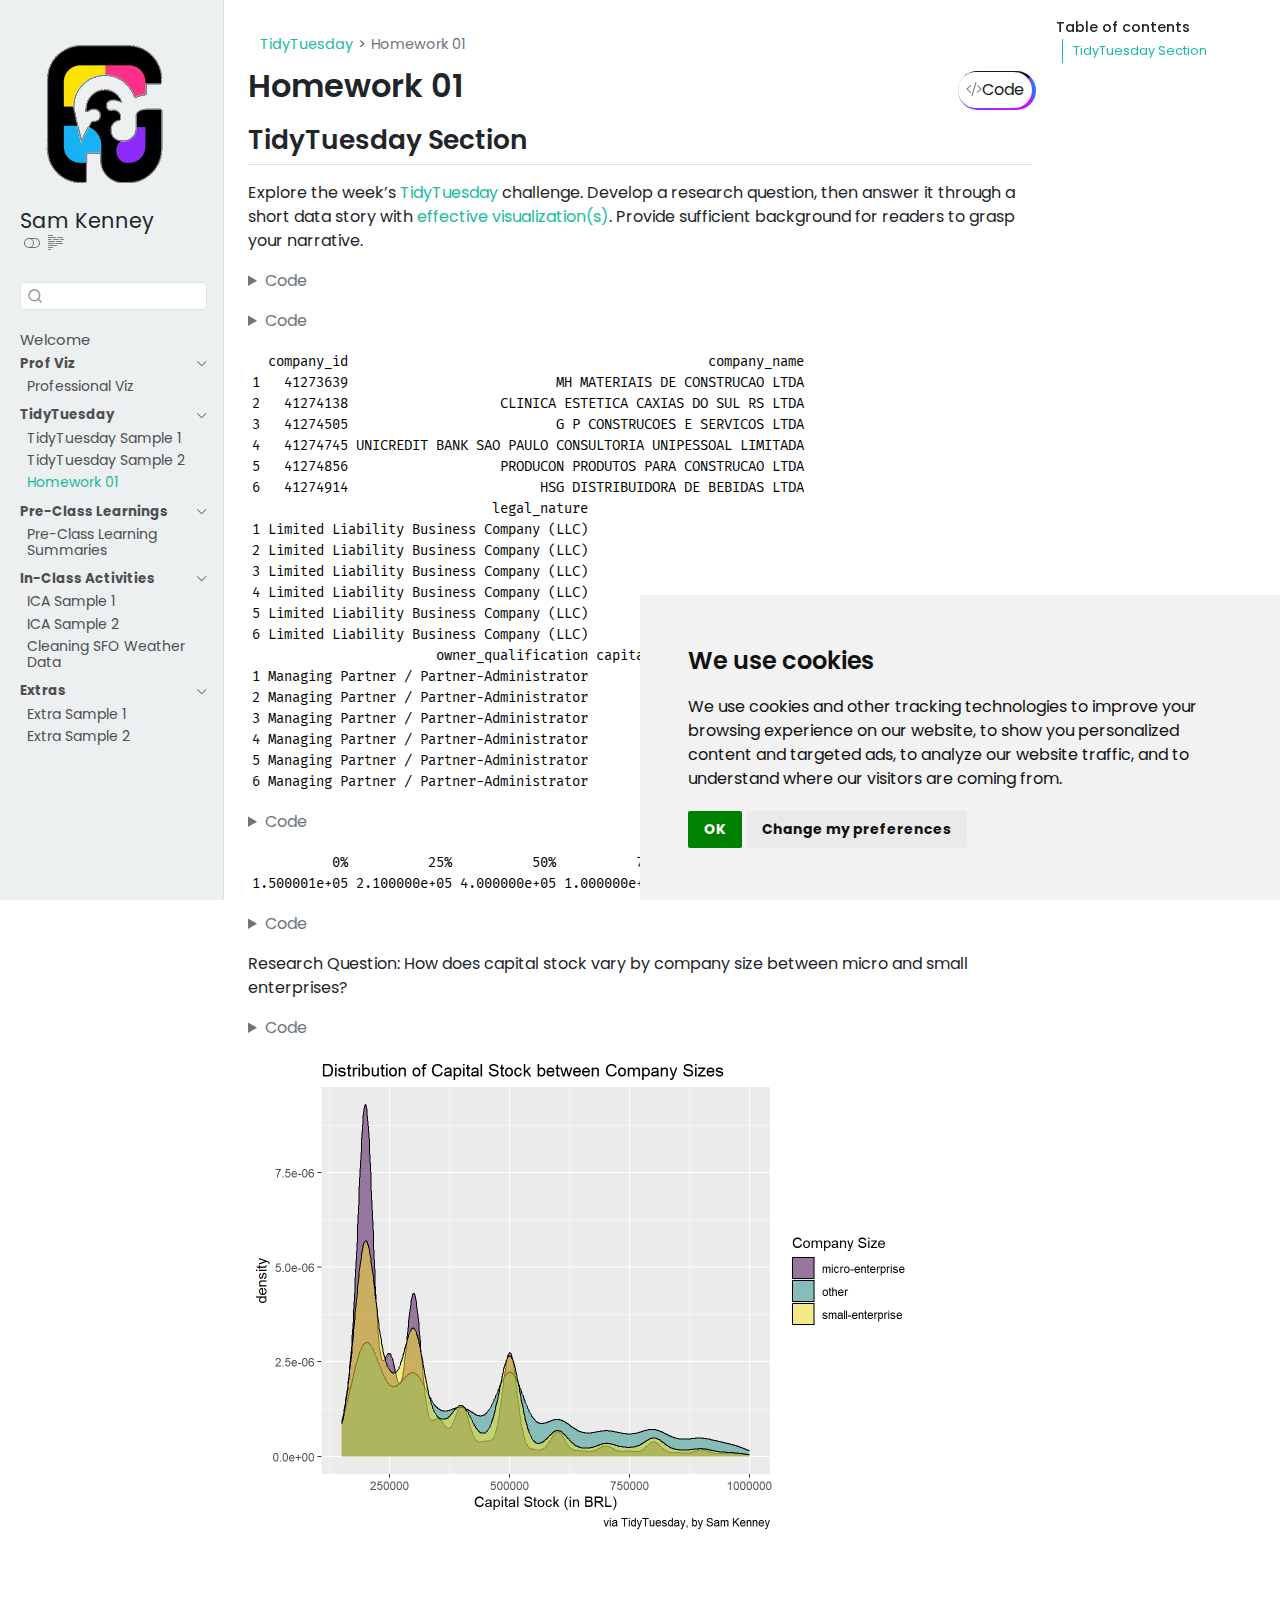
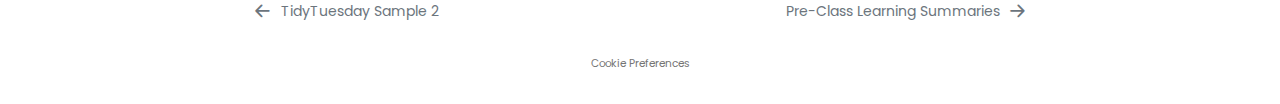
<file: tt/hw01-tt.html>
<!DOCTYPE html>
<html xmlns="http://www.w3.org/1999/xhtml" lang="en" xml:lang="en"><head>
<meta http-equiv="Content-Type" content="text/html; charset=UTF-8">
<meta charset="utf-8">
<meta name="generator" content="quarto-1.8.25">
<meta name="viewport" content="width=device-width, initial-scale=1.0, user-scalable=yes">
<title>Homework 01 – COMP/STAT212 Portfolio</title>
<style>
code{white-space: pre-wrap;}
span.smallcaps{font-variant: small-caps;}
div.columns{display: flex; gap: min(4vw, 1.5em);}
div.column{flex: auto; overflow-x: auto;}
div.hanging-indent{margin-left: 1.5em; text-indent: -1.5em;}
ul.task-list{list-style: none;}
ul.task-list li input[type="checkbox"] {
  width: 0.8em;
  margin: 0 0.8em 0.2em -1em; /* quarto-specific, see https://github.com/quarto-dev/quarto-cli/issues/4556 */ 
  vertical-align: middle;
}
/* CSS for syntax highlighting */
html { -webkit-text-size-adjust: 100%; }
pre > code.sourceCode { white-space: pre; position: relative; }
pre > code.sourceCode > span { display: inline-block; line-height: 1.25; }
pre > code.sourceCode > span:empty { height: 1.2em; }
.sourceCode { overflow: visible; }
code.sourceCode > span { color: inherit; text-decoration: inherit; }
div.sourceCode { margin: 1em 0; }
pre.sourceCode { margin: 0; }
@media screen {
div.sourceCode { overflow: auto; }
}
@media print {
pre > code.sourceCode { white-space: pre-wrap; }
pre > code.sourceCode > span { text-indent: -5em; padding-left: 5em; }
}
pre.numberSource code
  { counter-reset: source-line 0; }
pre.numberSource code > span
  { position: relative; left: -4em; counter-increment: source-line; }
pre.numberSource code > span > a:first-child::before
  { content: counter(source-line);
    position: relative; left: -1em; text-align: right; vertical-align: baseline;
    border: none; display: inline-block;
    -webkit-touch-callout: none; -webkit-user-select: none;
    -khtml-user-select: none; -moz-user-select: none;
    -ms-user-select: none; user-select: none;
    padding: 0 4px; width: 4em;
  }
pre.numberSource { margin-left: 3em;  padding-left: 4px; }
div.sourceCode
  {   }
@media screen {
pre > code.sourceCode > span > a:first-child::before { text-decoration: underline; }
}
</style>

<script src="../site_libs/quarto-nav/quarto-nav.js"></script>
<script src="../site_libs/clipboard/clipboard.min.js"></script>
<script src="../site_libs/quarto-search/autocomplete.umd.js"></script>
<script src="../site_libs/quarto-search/fuse.min.js"></script>
<script src="../site_libs/quarto-search/quarto-search.js"></script>
<meta name="quarto:offset" content="../">
<link href="../pcl/pcl.html" rel="next">
<link href="../tt/2025-07-15.html" rel="prev">
<script src="../site_libs/cookie-consent/cookie-consent.js"></script>
<link href="../site_libs/cookie-consent/cookie-consent.css" rel="stylesheet">
<script src="../site_libs/quarto-html/quarto.js" type="module"></script>
<script src="../site_libs/quarto-html/tabsets/tabsets.js" type="module"></script>
<script src="../site_libs/quarto-html/axe/axe-check.js" type="module"></script>
<script src="../site_libs/quarto-html/popper.min.js"></script>
<script src="../site_libs/quarto-html/tippy.umd.min.js"></script>
<script src="../site_libs/quarto-html/anchor.min.js"></script>
<link href="../site_libs/quarto-html/tippy.css" rel="stylesheet">
<link href="../site_libs/quarto-html/quarto-syntax-highlighting-7b89279ff1a6dce999919e0e67d4d9ec.css" rel="stylesheet" class="quarto-color-scheme" id="quarto-text-highlighting-styles">
<link href="../site_libs/quarto-html/quarto-syntax-highlighting-dark-707d8167ce6003fca903bfe2be84ab7f.css" rel="stylesheet" class="quarto-color-scheme quarto-color-alternate" id="quarto-text-highlighting-styles">
<link href="../site_libs/quarto-html/quarto-syntax-highlighting-7b89279ff1a6dce999919e0e67d4d9ec.css" rel="stylesheet" class="quarto-color-scheme-extra" id="quarto-text-highlighting-styles">
<script src="../site_libs/bootstrap/bootstrap.min.js"></script>
<link href="../site_libs/bootstrap/bootstrap-icons.css" rel="stylesheet">
<link href="../site_libs/bootstrap/bootstrap-16eaaa9b790cfaabc94008ee33c52662.min.css" rel="stylesheet" append-hash="true" class="quarto-color-scheme" id="quarto-bootstrap" data-mode="light">
<link href="../site_libs/bootstrap/bootstrap-dark-2b3e8dfe8c7d4b2781b388bd72db8514.min.css" rel="stylesheet" append-hash="true" class="quarto-color-scheme quarto-color-alternate" id="quarto-bootstrap" data-mode="dark">
<link href="../site_libs/bootstrap/bootstrap-16eaaa9b790cfaabc94008ee33c52662.min.css" rel="stylesheet" append-hash="true" class="quarto-color-scheme-extra" id="quarto-bootstrap" data-mode="light"><script id="quarto-search-options" type="application/json">{
  "location": "sidebar",
  "copy-button": false,
  "collapse-after": 3,
  "panel-placement": "start",
  "type": "textbox",
  "limit": 50,
  "keyboard-shortcut": [
    "f",
    "/",
    "s"
  ],
  "show-item-context": false,
  "language": {
    "search-no-results-text": "No results",
    "search-matching-documents-text": "matching documents",
    "search-copy-link-title": "Copy link to search",
    "search-hide-matches-text": "Hide additional matches",
    "search-more-match-text": "more match in this document",
    "search-more-matches-text": "more matches in this document",
    "search-clear-button-title": "Clear",
    "search-text-placeholder": "",
    "search-detached-cancel-button-title": "Cancel",
    "search-submit-button-title": "Submit",
    "search-label": "Search"
  }
}</script><script type="text/javascript" charset="UTF-8">
document.addEventListener('DOMContentLoaded', function () {
cookieconsent.run({
  "notice_banner_type":"simple",
  "consent_type":"implied",
  "palette":"light",
  "language":"en",
  "page_load_consent_levels":["strictly-necessary","functionality","tracking","targeting"],
  "notice_banner_reject_button_hide":false,
  "preferences_center_close_button_hide":false,
  "website_name":""
  ,
"language":"en"
  });
});
</script><style>html{ scroll-behavior: smooth; }</style>
<link rel="stylesheet" href="../style/custom.css">
</head>
<body class="nav-sidebar docked quarto-light"><script id="quarto-html-before-body" type="application/javascript">
    const toggleBodyColorMode = (bsSheetEl) => {
      const mode = bsSheetEl.getAttribute("data-mode");
      const bodyEl = window.document.querySelector("body");
      if (mode === "dark") {
        bodyEl.classList.add("quarto-dark");
        bodyEl.classList.remove("quarto-light");
      } else {
        bodyEl.classList.add("quarto-light");
        bodyEl.classList.remove("quarto-dark");
      }
    }
    const toggleBodyColorPrimary = () => {
      const bsSheetEl = window.document.querySelector("link#quarto-bootstrap:not([rel=disabled-stylesheet])");
      if (bsSheetEl) {
        toggleBodyColorMode(bsSheetEl);
      }
    }
    const setColorSchemeToggle = (alternate) => {
      const toggles = window.document.querySelectorAll('.quarto-color-scheme-toggle');
      for (let i=0; i < toggles.length; i++) {
        const toggle = toggles[i];
        if (toggle) {
          if (alternate) {
            toggle.classList.add("alternate");
          } else {
            toggle.classList.remove("alternate");
          }
        }
      }
    };
    const toggleColorMode = (alternate) => {
      // Switch the stylesheets
      const primaryStylesheets = window.document.querySelectorAll('link.quarto-color-scheme:not(.quarto-color-alternate)');
      const alternateStylesheets = window.document.querySelectorAll('link.quarto-color-scheme.quarto-color-alternate');
      manageTransitions('#quarto-margin-sidebar .nav-link', false);
      if (alternate) {
        // note: dark is layered on light, we don't disable primary!
        enableStylesheet(alternateStylesheets);
        for (const sheetNode of alternateStylesheets) {
          if (sheetNode.id === "quarto-bootstrap") {
            toggleBodyColorMode(sheetNode);
          }
        }
      } else {
        disableStylesheet(alternateStylesheets);
        enableStylesheet(primaryStylesheets)
        toggleBodyColorPrimary();
      }
      manageTransitions('#quarto-margin-sidebar .nav-link', true);
      // Switch the toggles
      setColorSchemeToggle(alternate)
      // Hack to workaround the fact that safari doesn't
      // properly recolor the scrollbar when toggling (#1455)
      if (navigator.userAgent.indexOf('Safari') > 0 && navigator.userAgent.indexOf('Chrome') == -1) {
        manageTransitions("body", false);
        window.scrollTo(0, 1);
        setTimeout(() => {
          window.scrollTo(0, 0);
          manageTransitions("body", true);
        }, 40);
      }
    }
    const disableStylesheet = (stylesheets) => {
      for (let i=0; i < stylesheets.length; i++) {
        const stylesheet = stylesheets[i];
        stylesheet.rel = 'disabled-stylesheet';
      }
    }
    const enableStylesheet = (stylesheets) => {
      for (let i=0; i < stylesheets.length; i++) {
        const stylesheet = stylesheets[i];
        if(stylesheet.rel !== 'stylesheet') { // for Chrome, which will still FOUC without this check
          stylesheet.rel = 'stylesheet';
        }
      }
    }
    const manageTransitions = (selector, allowTransitions) => {
      const els = window.document.querySelectorAll(selector);
      for (let i=0; i < els.length; i++) {
        const el = els[i];
        if (allowTransitions) {
          el.classList.remove('notransition');
        } else {
          el.classList.add('notransition');
        }
      }
    }
    const isFileUrl = () => {
      return window.location.protocol === 'file:';
    }
    const hasAlternateSentinel = () => {
      let styleSentinel = getColorSchemeSentinel();
      if (styleSentinel !== null) {
        return styleSentinel === "alternate";
      } else {
        return false;
      }
    }
    const setStyleSentinel = (alternate) => {
      const value = alternate ? "alternate" : "default";
      if (!isFileUrl()) {
        window.localStorage.setItem("quarto-color-scheme", value);
      } else {
        localAlternateSentinel = value;
      }
    }
    const getColorSchemeSentinel = () => {
      if (!isFileUrl()) {
        const storageValue = window.localStorage.getItem("quarto-color-scheme");
        return storageValue != null ? storageValue : localAlternateSentinel;
      } else {
        return localAlternateSentinel;
      }
    }
    const toggleGiscusIfUsed = (isAlternate, darkModeDefault) => {
      const baseTheme = document.querySelector('#giscus-base-theme')?.value ?? 'light';
      const alternateTheme = document.querySelector('#giscus-alt-theme')?.value ?? 'dark';
      let newTheme = '';
      if(authorPrefersDark) {
        newTheme = isAlternate ? baseTheme : alternateTheme;
      } else {
        newTheme = isAlternate ? alternateTheme : baseTheme;
      }
      const changeGiscusTheme = () => {
        // From: https://github.com/giscus/giscus/issues/336
        const sendMessage = (message) => {
          const iframe = document.querySelector('iframe.giscus-frame');
          if (!iframe) return;
          iframe.contentWindow.postMessage({ giscus: message }, 'https://giscus.app');
        }
        sendMessage({
          setConfig: {
            theme: newTheme
          }
        });
      }
      const isGiscussLoaded = window.document.querySelector('iframe.giscus-frame') !== null;
      if (isGiscussLoaded) {
        changeGiscusTheme();
      }
    };
    const authorPrefersDark = false;
    const darkModeDefault = authorPrefersDark;
      document.querySelector('link#quarto-text-highlighting-styles.quarto-color-scheme-extra').rel = 'disabled-stylesheet';
      document.querySelector('link#quarto-bootstrap.quarto-color-scheme-extra').rel = 'disabled-stylesheet';
    let localAlternateSentinel = darkModeDefault ? 'alternate' : 'default';
    // Dark / light mode switch
    window.quartoToggleColorScheme = () => {
      // Read the current dark / light value
      let toAlternate = !hasAlternateSentinel();
      toggleColorMode(toAlternate);
      setStyleSentinel(toAlternate);
      toggleGiscusIfUsed(toAlternate, darkModeDefault);
      window.dispatchEvent(new Event('resize'));
    };
    // Switch to dark mode if need be
    if (hasAlternateSentinel()) {
      toggleColorMode(true);
    } else {
      toggleColorMode(false);
    }
  </script>

<div id="quarto-search-results"></div>
  <header id="quarto-header" class="headroom fixed-top"><nav class="quarto-secondary-nav"><div class="container-fluid d-flex">
      <button type="button" class="quarto-btn-toggle btn" data-bs-toggle="collapse" role="button" data-bs-target=".quarto-sidebar-collapse-item" aria-controls="quarto-sidebar" aria-expanded="false" aria-label="Toggle sidebar navigation" onclick="if (window.quartoToggleHeadroom) { window.quartoToggleHeadroom(); }">
        <i class="bi bi-layout-text-sidebar-reverse"></i>
      </button>
        <nav class="quarto-page-breadcrumbs" aria-label="breadcrumb"><ol class="breadcrumb"><li class="breadcrumb-item"><a href="../tt/2025-07-08.html">TidyTuesday</a></li><li class="breadcrumb-item"><a href="../tt/hw01-tt.html"><span class="chapter-title">Homework 01</span></a></li></ol></nav>
        <a class="flex-grow-1" role="navigation" data-bs-toggle="collapse" data-bs-target=".quarto-sidebar-collapse-item" aria-controls="quarto-sidebar" aria-expanded="false" aria-label="Toggle sidebar navigation" onclick="if (window.quartoToggleHeadroom) { window.quartoToggleHeadroom(); }">      
        </a>
      <button type="button" class="btn quarto-search-button" aria-label="Search" onclick="window.quartoOpenSearch();">
        <i class="bi bi-search"></i>
      </button>
    </div>
  </nav></header><!-- content --><div id="quarto-content" class="quarto-container page-columns page-rows-contents page-layout-full">
<!-- sidebar -->
  <nav id="quarto-sidebar" class="sidebar collapse collapse-horizontal quarto-sidebar-collapse-item sidebar-navigation docked overflow-auto"><div class="pt-lg-2 mt-2 text-left sidebar-header sidebar-header-stacked">
      <a href="../index.html" class="sidebar-logo-link">
      <img src="../assets/sidebar-logo.png" alt="Random negative space illustration" class="sidebar-logo light-content py-0 d-lg-inline d-none"><img src="../assets/sidebar-logo.png" alt="Random negative space illustration" class="sidebar-logo dark-content py-0 d-lg-inline d-none"></a>
    <div class="sidebar-title mb-0 py-0">
      <a href="../">Sam Kenney</a> 
        <div class="sidebar-tools-main">
  <a href="" class="quarto-color-scheme-toggle quarto-navigation-tool  px-1" onclick="window.quartoToggleColorScheme(); return false;" title="Toggle dark mode"><i class="bi"></i></a>
  <a href="" class="quarto-reader-toggle quarto-navigation-tool px-1" onclick="window.quartoToggleReader(); return false;" title="Toggle reader mode">
  <div class="quarto-reader-toggle-btn">
  <i class="bi"></i>
  </div>
</a>
</div>
    </div>
      </div>
        <div class="mt-2 flex-shrink-0 align-items-center">
        <div class="sidebar-search">
        <div id="quarto-search" class="" title="Search"></div>
        </div>
        </div>
    <div class="sidebar-menu-container"> 
    <ul class="list-unstyled mt-1">
<li class="sidebar-item">
  <div class="sidebar-item-container"> 
  <a href="../index.html" class="sidebar-item-text sidebar-link"><span class="chapter-title">Welcome</span></a>
  </div>
</li>
        <li class="sidebar-item sidebar-item-section">
      <div class="sidebar-item-container"> 
            <a class="sidebar-item-text sidebar-link text-start" data-bs-toggle="collapse" data-bs-target="#quarto-sidebar-section-1" role="navigation" aria-expanded="true">
 <span class="menu-text">Prof Viz</span></a>
          <a class="sidebar-item-toggle text-start" data-bs-toggle="collapse" data-bs-target="#quarto-sidebar-section-1" role="navigation" aria-expanded="true" aria-label="Toggle section">
            <i class="bi bi-chevron-right ms-2"></i>
          </a> 
      </div>
      <ul id="quarto-sidebar-section-1" class="collapse list-unstyled sidebar-section depth1 show">
<li class="sidebar-item">
  <div class="sidebar-item-container"> 
  <a href="../pv/pv-01.html" class="sidebar-item-text sidebar-link"><span class="chapter-title">Professional Viz</span></a>
  </div>
</li>
      </ul>
</li>
        <li class="sidebar-item sidebar-item-section">
      <div class="sidebar-item-container"> 
            <a class="sidebar-item-text sidebar-link text-start" data-bs-toggle="collapse" data-bs-target="#quarto-sidebar-section-2" role="navigation" aria-expanded="true">
 <span class="menu-text">TidyTuesday</span></a>
          <a class="sidebar-item-toggle text-start" data-bs-toggle="collapse" data-bs-target="#quarto-sidebar-section-2" role="navigation" aria-expanded="true" aria-label="Toggle section">
            <i class="bi bi-chevron-right ms-2"></i>
          </a> 
      </div>
      <ul id="quarto-sidebar-section-2" class="collapse list-unstyled sidebar-section depth1 show">
<li class="sidebar-item">
  <div class="sidebar-item-container"> 
  <a href="../tt/2025-07-08.html" class="sidebar-item-text sidebar-link"><span class="chapter-title">TidyTuesday Sample 1</span></a>
  </div>
</li>
          <li class="sidebar-item">
  <div class="sidebar-item-container"> 
  <a href="../tt/2025-07-15.html" class="sidebar-item-text sidebar-link"><span class="chapter-title">TidyTuesday Sample 2</span></a>
  </div>
</li>
          <li class="sidebar-item">
  <div class="sidebar-item-container"> 
  <a href="../tt/hw01-tt.html" class="sidebar-item-text sidebar-link active"><span class="chapter-title">Homework 01</span></a>
  </div>
</li>
      </ul>
</li>
        <li class="sidebar-item sidebar-item-section">
      <div class="sidebar-item-container"> 
            <a class="sidebar-item-text sidebar-link text-start" data-bs-toggle="collapse" data-bs-target="#quarto-sidebar-section-3" role="navigation" aria-expanded="true">
 <span class="menu-text">Pre-Class Learnings</span></a>
          <a class="sidebar-item-toggle text-start" data-bs-toggle="collapse" data-bs-target="#quarto-sidebar-section-3" role="navigation" aria-expanded="true" aria-label="Toggle section">
            <i class="bi bi-chevron-right ms-2"></i>
          </a> 
      </div>
      <ul id="quarto-sidebar-section-3" class="collapse list-unstyled sidebar-section depth1 show">
<li class="sidebar-item">
  <div class="sidebar-item-container"> 
  <a href="../pcl/pcl.html" class="sidebar-item-text sidebar-link"><span class="chapter-title">Pre-Class Learning Summaries</span></a>
  </div>
</li>
      </ul>
</li>
        <li class="sidebar-item sidebar-item-section">
      <div class="sidebar-item-container"> 
            <a class="sidebar-item-text sidebar-link text-start" data-bs-toggle="collapse" data-bs-target="#quarto-sidebar-section-4" role="navigation" aria-expanded="true">
 <span class="menu-text">In-Class Activities</span></a>
          <a class="sidebar-item-toggle text-start" data-bs-toggle="collapse" data-bs-target="#quarto-sidebar-section-4" role="navigation" aria-expanded="true" aria-label="Toggle section">
            <i class="bi bi-chevron-right ms-2"></i>
          </a> 
      </div>
      <ul id="quarto-sidebar-section-4" class="collapse list-unstyled sidebar-section depth1 show">
<li class="sidebar-item">
  <div class="sidebar-item-container"> 
  <a href="../ica/ica-sample1.html" class="sidebar-item-text sidebar-link"><span class="chapter-title">ICA Sample 1</span></a>
  </div>
</li>
          <li class="sidebar-item">
  <div class="sidebar-item-container"> 
  <a href="../ica/ica-sample2.html" class="sidebar-item-text sidebar-link"><span class="chapter-title">ICA Sample 2</span></a>
  </div>
</li>
          <li class="sidebar-item">
  <div class="sidebar-item-container"> 
  <a href="../ica/cleaning.html" class="sidebar-item-text sidebar-link"><span class="chapter-title">Cleaning SFO Weather Data</span></a>
  </div>
</li>
      </ul>
</li>
        <li class="sidebar-item sidebar-item-section">
      <div class="sidebar-item-container"> 
            <a class="sidebar-item-text sidebar-link text-start" data-bs-toggle="collapse" data-bs-target="#quarto-sidebar-section-5" role="navigation" aria-expanded="true">
 <span class="menu-text">Extras</span></a>
          <a class="sidebar-item-toggle text-start" data-bs-toggle="collapse" data-bs-target="#quarto-sidebar-section-5" role="navigation" aria-expanded="true" aria-label="Toggle section">
            <i class="bi bi-chevron-right ms-2"></i>
          </a> 
      </div>
      <ul id="quarto-sidebar-section-5" class="collapse list-unstyled sidebar-section depth1 show">
<li class="sidebar-item">
  <div class="sidebar-item-container"> 
  <a href="../extra/extra-sample1.html" class="sidebar-item-text sidebar-link"><span class="chapter-title">Extra Sample 1</span></a>
  </div>
</li>
          <li class="sidebar-item">
  <div class="sidebar-item-container"> 
  <a href="../extra/extra-sample2.html" class="sidebar-item-text sidebar-link"><span class="chapter-title">Extra Sample 2</span></a>
  </div>
</li>
      </ul>
</li>
    </ul>
</div>
</nav><div id="quarto-sidebar-glass" class="quarto-sidebar-collapse-item" data-bs-toggle="collapse" data-bs-target=".quarto-sidebar-collapse-item"></div>
<!-- margin-sidebar -->
    <div id="quarto-margin-sidebar" class="sidebar margin-sidebar">
        <nav id="TOC" role="doc-toc" class="toc-active" data-toc-expanded="99"><h2 id="toc-title">Table of contents</h2>
   
  <ul>
<li><a href="#tidytuesday-section" id="toc-tidytuesday-section" class="nav-link active" data-scroll-target="#tidytuesday-section">TidyTuesday Section</a></li>
  </ul></nav>
    </div>
<!-- main -->
<main class="content column-body" id="quarto-document-content"><header id="title-block-header" class="quarto-title-block default"><nav class="quarto-page-breadcrumbs quarto-title-breadcrumbs d-none d-lg-block" aria-label="breadcrumb"><ol class="breadcrumb"><li class="breadcrumb-item"><a href="../tt/2025-07-08.html">TidyTuesday</a></li><li class="breadcrumb-item"><a href="../tt/hw01-tt.html"><span class="chapter-title">Homework 01</span></a></li></ol></nav><div class="quarto-title">
<div class="quarto-title-block"><div><h1 class="title"><span class="chapter-title">Homework 01</span></h1><button type="button" class="btn code-tools-button dropdown-toggle" id="quarto-code-tools-menu" data-bs-toggle="dropdown" aria-expanded="false"><i class="bi"></i> Code</button><ul class="dropdown-menu dropdown-menu-end" aria-labelelledby="quarto-code-tools-menu"><li><a id="quarto-show-all-code" class="dropdown-item" href="javascript:void(0)" role="button">Show All Code</a></li><li><a id="quarto-hide-all-code" class="dropdown-item" href="javascript:void(0)" role="button">Hide All Code</a></li><li><hr class="dropdown-divider"></li><li><a id="quarto-view-source" class="dropdown-item" href="javascript:void(0)" role="button">View Source</a></li></ul></div></div>
</div>



<div class="quarto-title-meta column-body">

    
  
    
  </div>
  


</header><section id="tidytuesday-section" class="level2"><h2 class="anchored" data-anchor-id="tidytuesday-section">TidyTuesday Section</h2>
<p>Explore the week’s <a href="https://github.com/rfordatascience/tidytuesday">TidyTuesday</a> challenge. Develop a research question, then answer it through a short data story with <a href="?var:effective-viz-url">effective visualization(s)</a>. Provide sufficient background for readers to grasp your narrative.</p>
<div class="cell">
<details class="code-fold"><summary>Code</summary><div class="code-copy-outer-scaffold"><div class="sourceCode cell-code" id="cb1"><pre class="sourceCode numberSource r number-lines code-with-copy"><code class="sourceCode r"><span id="cb1-1"><a href="#cb1-1"></a><span class="fu">library</span>(tidyverse)</span></code></pre></div><button title="Copy to Clipboard" class="code-copy-button"><i class="bi"></i></button></div>
</details>
</div>
<div class="cell">
<details class="code-fold"><summary>Code</summary><div class="code-copy-outer-scaffold"><div class="sourceCode cell-code" id="cb2"><pre class="sourceCode numberSource r number-lines code-with-copy"><code class="sourceCode r"><span id="cb2-1"><a href="#cb2-1"></a>companies <span class="ot">&lt;-</span> <span class="fu">read.csv</span>(<span class="st">"https://raw.githubusercontent.com/rfordatascience/tidytuesday/main/data/2026/2026-01-27/companies.csv"</span>)</span>
<span id="cb2-2"><a href="#cb2-2"></a><span class="fu">head</span>(companies)</span></code></pre></div><button title="Copy to Clipboard" class="code-copy-button"><i class="bi"></i></button></div>
</details><div class="cell-output cell-output-stdout">
<pre><code>  company_id                                             company_name
1   41273639                          MH MATERIAIS DE CONSTRUCAO LTDA
2   41274138                   CLINICA ESTETICA CAXIAS DO SUL RS LTDA
3   41274505                          G P CONSTRUCOES E SERVICOS LTDA
4   41274745 UNICREDIT BANK SAO PAULO CONSULTORIA UNIPESSOAL LIMITADA
5   41274856                   PRODUCON PRODUTOS PARA CONSTRUCAO LTDA
6   41274914                        HSG DISTRIBUIDORA DE BEBIDAS LTDA
                              legal_nature
1 Limited Liability Business Company (LLC)
2 Limited Liability Business Company (LLC)
3 Limited Liability Business Company (LLC)
4 Limited Liability Business Company (LLC)
5 Limited Liability Business Company (LLC)
6 Limited Liability Business Company (LLC)
                       owner_qualification capital_stock     company_size
1 Managing Partner / Partner-Administrator       1000000 small-enterprise
2 Managing Partner / Partner-Administrator        200000 micro-enterprise
3 Managing Partner / Partner-Administrator        500000 small-enterprise
4 Managing Partner / Partner-Administrator        159600 small-enterprise
5 Managing Partner / Partner-Administrator        200000 micro-enterprise
6 Managing Partner / Partner-Administrator        300000 small-enterprise</code></pre>
</div>
</div>
<div class="cell">
<details class="code-fold"><summary>Code</summary><div class="code-copy-outer-scaffold"><div class="sourceCode cell-code" id="cb4"><pre class="sourceCode numberSource r number-lines code-with-copy"><code class="sourceCode r"><span id="cb4-1"><a href="#cb4-1"></a><span class="fu">quantile</span>(companies<span class="sc">$</span>capital_stock)</span></code></pre></div><button title="Copy to Clipboard" class="code-copy-button"><i class="bi"></i></button></div>
</details><div class="cell-output cell-output-stdout">
<pre><code>          0%          25%          50%          75%         100% 
1.500001e+05 2.100000e+05 4.000000e+05 1.000000e+06 1.000000e+12 </code></pre>
</div>
</div>
<div class="cell">
<details class="code-fold"><summary>Code</summary><div class="code-copy-outer-scaffold"><div class="sourceCode cell-code" id="cb6"><pre class="sourceCode numberSource r number-lines code-with-copy"><code class="sourceCode r"><span id="cb6-1"><a href="#cb6-1"></a>companies_processed <span class="ot">&lt;-</span> companies <span class="sc">%&gt;%</span></span>
<span id="cb6-2"><a href="#cb6-2"></a>  <span class="fu">filter</span>(capital_stock <span class="sc">&lt;</span> <span class="dv">1000000</span>)</span></code></pre></div><button title="Copy to Clipboard" class="code-copy-button"><i class="bi"></i></button></div>
</details>
</div>
<p>Research Question: How does capital stock vary by company size between micro and small enterprises?</p>
<div class="cell">
<details class="code-fold"><summary>Code</summary><div class="code-copy-outer-scaffold"><div class="sourceCode cell-code" id="cb7"><pre class="sourceCode numberSource r number-lines code-with-copy"><code class="sourceCode r"><span id="cb7-1"><a href="#cb7-1"></a>companies_processed <span class="sc">%&gt;%</span></span>
<span id="cb7-2"><a href="#cb7-2"></a>  <span class="fu">ggplot</span>(<span class="fu">aes</span>(<span class="at">x =</span> capital_stock, <span class="at">fill =</span> company_size)) <span class="sc">+</span></span>
<span id="cb7-3"><a href="#cb7-3"></a>  <span class="fu">geom_density</span>(<span class="at">alpha =</span> <span class="fl">0.5</span>) <span class="sc">+</span></span>
<span id="cb7-4"><a href="#cb7-4"></a>  <span class="fu">labs</span>(<span class="at">x =</span> <span class="st">"Capital Stock (in BRL)"</span>, <span class="at">title =</span> <span class="st">"Distribution of Capital Stock between Company Sizes"</span>, <span class="at">fill =</span> <span class="st">"Company Size"</span>)</span></code></pre></div><button title="Copy to Clipboard" class="code-copy-button"><i class="bi"></i></button></div>
</details><div class="cell-output-display">
<div>
<figure class="figure"><p><img src="hw01-tt_files/figure-html/unnamed-chunk-5-1.png" class="img-fluid figure-img" alt="A density plot displaying the distruibution of capital stock by company size. Both micro- and small-enterprises peak at around 200,000, and their distributions are roughly equivalent." width="672"></p>
</figure>
</div>
</div>
</div>


<!-- -->

</section></main><!-- /main --><script id="quarto-html-after-body" type="application/javascript">
  window.document.addEventListener("DOMContentLoaded", function (event) {
    // Ensure there is a toggle, if there isn't float one in the top right
    if (window.document.querySelector('.quarto-color-scheme-toggle') === null) {
      const a = window.document.createElement('a');
      a.classList.add('top-right');
      a.classList.add('quarto-color-scheme-toggle');
      a.href = "";
      a.onclick = function() { try { window.quartoToggleColorScheme(); } catch {} return false; };
      const i = window.document.createElement("i");
      i.classList.add('bi');
      a.appendChild(i);
      window.document.body.appendChild(a);
    }
    setColorSchemeToggle(hasAlternateSentinel())
    const icon = "";
    const anchorJS = new window.AnchorJS();
    anchorJS.options = {
      placement: 'right',
      icon: icon
    };
    anchorJS.add('.anchored');
    const isCodeAnnotation = (el) => {
      for (const clz of el.classList) {
        if (clz.startsWith('code-annotation-')) {                     
          return true;
        }
      }
      return false;
    }
    const onCopySuccess = function(e) {
      // button target
      const button = e.trigger;
      // don't keep focus
      button.blur();
      // flash "checked"
      button.classList.add('code-copy-button-checked');
      var currentTitle = button.getAttribute("title");
      button.setAttribute("title", "Copied!");
      let tooltip;
      if (window.bootstrap) {
        button.setAttribute("data-bs-toggle", "tooltip");
        button.setAttribute("data-bs-placement", "left");
        button.setAttribute("data-bs-title", "Copied!");
        tooltip = new bootstrap.Tooltip(button, 
          { trigger: "manual", 
            customClass: "code-copy-button-tooltip",
            offset: [0, -8]});
        tooltip.show();    
      }
      setTimeout(function() {
        if (tooltip) {
          tooltip.hide();
          button.removeAttribute("data-bs-title");
          button.removeAttribute("data-bs-toggle");
          button.removeAttribute("data-bs-placement");
        }
        button.setAttribute("title", currentTitle);
        button.classList.remove('code-copy-button-checked');
      }, 1000);
      // clear code selection
      e.clearSelection();
    }
    const getTextToCopy = function(trigger) {
      const outerScaffold = trigger.parentElement.cloneNode(true);
      const codeEl = outerScaffold.querySelector('code');
      for (const childEl of codeEl.children) {
        if (isCodeAnnotation(childEl)) {
          childEl.remove();
        }
      }
      return codeEl.innerText;
    }
    const clipboard = new window.ClipboardJS('.code-copy-button:not([data-in-quarto-modal])', {
      text: getTextToCopy
    });
    clipboard.on('success', onCopySuccess);
    if (window.document.getElementById('quarto-embedded-source-code-modal')) {
      const clipboardModal = new window.ClipboardJS('.code-copy-button[data-in-quarto-modal]', {
        text: getTextToCopy,
        container: window.document.getElementById('quarto-embedded-source-code-modal')
      });
      clipboardModal.on('success', onCopySuccess);
    }
    const viewSource = window.document.getElementById('quarto-view-source') ||
                       window.document.getElementById('quarto-code-tools-source');
    if (viewSource) {
      const sourceUrl = viewSource.getAttribute("data-quarto-source-url");
      viewSource.addEventListener("click", function(e) {
        if (sourceUrl) {
          // rstudio viewer pane
          if (/\bcapabilities=\b/.test(window.location)) {
            window.open(sourceUrl);
          } else {
            window.location.href = sourceUrl;
          }
        } else {
          const modal = new bootstrap.Modal(document.getElementById('quarto-embedded-source-code-modal'));
          modal.show();
        }
        return false;
      });
    }
    function toggleCodeHandler(show) {
      return function(e) {
        const detailsSrc = window.document.querySelectorAll(".cell > details > .sourceCode");
        for (let i=0; i<detailsSrc.length; i++) {
          const details = detailsSrc[i].parentElement;
          if (show) {
            details.open = true;
          } else {
            details.removeAttribute("open");
          }
        }
        const cellCodeDivs = window.document.querySelectorAll(".cell > .sourceCode");
        const fromCls = show ? "hidden" : "unhidden";
        const toCls = show ? "unhidden" : "hidden";
        for (let i=0; i<cellCodeDivs.length; i++) {
          const codeDiv = cellCodeDivs[i];
          if (codeDiv.classList.contains(fromCls)) {
            codeDiv.classList.remove(fromCls);
            codeDiv.classList.add(toCls);
          } 
        }
        return false;
      }
    }
    const hideAllCode = window.document.getElementById("quarto-hide-all-code");
    if (hideAllCode) {
      hideAllCode.addEventListener("click", toggleCodeHandler(false));
    }
    const showAllCode = window.document.getElementById("quarto-show-all-code");
    if (showAllCode) {
      showAllCode.addEventListener("click", toggleCodeHandler(true));
    }
      var localhostRegex = new RegExp(/^(?:http|https):\/\/localhost\:?[0-9]*\//);
      var mailtoRegex = new RegExp(/^mailto:/);
        var filterRegex = new RegExp('/' + window.location.host + '/');
      var isInternal = (href) => {
          return filterRegex.test(href) || localhostRegex.test(href) || mailtoRegex.test(href);
      }
      // Inspect non-navigation links and adorn them if external
     var links = window.document.querySelectorAll('a[href]:not(.nav-link):not(.navbar-brand):not(.toc-action):not(.sidebar-link):not(.sidebar-item-toggle):not(.pagination-link):not(.no-external):not([aria-hidden]):not(.dropdown-item):not(.quarto-navigation-tool):not(.about-link)');
      for (var i=0; i<links.length; i++) {
        const link = links[i];
        if (!isInternal(link.href)) {
          // undo the damage that might have been done by quarto-nav.js in the case of
          // links that we want to consider external
          if (link.dataset.originalHref !== undefined) {
            link.href = link.dataset.originalHref;
          }
            // target, if specified
            link.setAttribute("target", "_blank");
            if (link.getAttribute("rel") === null) {
              link.setAttribute("rel", "noopener");
            }
        }
      }
    function tippyHover(el, contentFn, onTriggerFn, onUntriggerFn) {
      const config = {
        allowHTML: true,
        maxWidth: 500,
        delay: 100,
        arrow: false,
        appendTo: function(el) {
            return el.parentElement;
        },
        interactive: true,
        interactiveBorder: 10,
        theme: 'quarto',
        placement: 'bottom-start',
      };
      if (contentFn) {
        config.content = contentFn;
      }
      if (onTriggerFn) {
        config.onTrigger = onTriggerFn;
      }
      if (onUntriggerFn) {
        config.onUntrigger = onUntriggerFn;
      }
      window.tippy(el, config); 
    }
    const noterefs = window.document.querySelectorAll('a[role="doc-noteref"]');
    for (var i=0; i<noterefs.length; i++) {
      const ref = noterefs[i];
      tippyHover(ref, function() {
        // use id or data attribute instead here
        let href = ref.getAttribute('data-footnote-href') || ref.getAttribute('href');
        try { href = new URL(href).hash; } catch {}
        const id = href.replace(/^#\/?/, "");
        const note = window.document.getElementById(id);
        if (note) {
          return note.innerHTML;
        } else {
          return "";
        }
      });
    }
    const xrefs = window.document.querySelectorAll('a.quarto-xref');
    const processXRef = (id, note) => {
      // Strip column container classes
      const stripColumnClz = (el) => {
        el.classList.remove("page-full", "page-columns");
        if (el.children) {
          for (const child of el.children) {
            stripColumnClz(child);
          }
        }
      }
      stripColumnClz(note)
      if (id === null || id.startsWith('sec-')) {
        // Special case sections, only their first couple elements
        const container = document.createElement("div");
        if (note.children && note.children.length > 2) {
          container.appendChild(note.children[0].cloneNode(true));
          for (let i = 1; i < note.children.length; i++) {
            const child = note.children[i];
            if (child.tagName === "P" && child.innerText === "") {
              continue;
            } else {
              container.appendChild(child.cloneNode(true));
              break;
            }
          }
          if (window.Quarto?.typesetMath) {
            window.Quarto.typesetMath(container);
          }
          return container.innerHTML
        } else {
          if (window.Quarto?.typesetMath) {
            window.Quarto.typesetMath(note);
          }
          return note.innerHTML;
        }
      } else {
        // Remove any anchor links if they are present
        const anchorLink = note.querySelector('a.anchorjs-link');
        if (anchorLink) {
          anchorLink.remove();
        }
        if (window.Quarto?.typesetMath) {
          window.Quarto.typesetMath(note);
        }
        if (note.classList.contains("callout")) {
          return note.outerHTML;
        } else {
          return note.innerHTML;
        }
      }
    }
    for (var i=0; i<xrefs.length; i++) {
      const xref = xrefs[i];
      tippyHover(xref, undefined, function(instance) {
        instance.disable();
        let url = xref.getAttribute('href');
        let hash = undefined; 
        if (url.startsWith('#')) {
          hash = url;
        } else {
          try { hash = new URL(url).hash; } catch {}
        }
        if (hash) {
          const id = hash.replace(/^#\/?/, "");
          const note = window.document.getElementById(id);
          if (note !== null) {
            try {
              const html = processXRef(id, note.cloneNode(true));
              instance.setContent(html);
            } finally {
              instance.enable();
              instance.show();
            }
          } else {
            // See if we can fetch this
            fetch(url.split('#')[0])
            .then(res => res.text())
            .then(html => {
              const parser = new DOMParser();
              const htmlDoc = parser.parseFromString(html, "text/html");
              const note = htmlDoc.getElementById(id);
              if (note !== null) {
                const html = processXRef(id, note);
                instance.setContent(html);
              } 
            }).finally(() => {
              instance.enable();
              instance.show();
            });
          }
        } else {
          // See if we can fetch a full url (with no hash to target)
          // This is a special case and we should probably do some content thinning / targeting
          fetch(url)
          .then(res => res.text())
          .then(html => {
            const parser = new DOMParser();
            const htmlDoc = parser.parseFromString(html, "text/html");
            const note = htmlDoc.querySelector('main.content');
            if (note !== null) {
              // This should only happen for chapter cross references
              // (since there is no id in the URL)
              // remove the first header
              if (note.children.length > 0 && note.children[0].tagName === "HEADER") {
                note.children[0].remove();
              }
              const html = processXRef(null, note);
              instance.setContent(html);
            } 
          }).finally(() => {
            instance.enable();
            instance.show();
          });
        }
      }, function(instance) {
      });
    }
        let selectedAnnoteEl;
        const selectorForAnnotation = ( cell, annotation) => {
          let cellAttr = 'data-code-cell="' + cell + '"';
          let lineAttr = 'data-code-annotation="' +  annotation + '"';
          const selector = 'span[' + cellAttr + '][' + lineAttr + ']';
          return selector;
        }
        const selectCodeLines = (annoteEl) => {
          const doc = window.document;
          const targetCell = annoteEl.getAttribute("data-target-cell");
          const targetAnnotation = annoteEl.getAttribute("data-target-annotation");
          const annoteSpan = window.document.querySelector(selectorForAnnotation(targetCell, targetAnnotation));
          const lines = annoteSpan.getAttribute("data-code-lines").split(",");
          const lineIds = lines.map((line) => {
            return targetCell + "-" + line;
          })
          let top = null;
          let height = null;
          let parent = null;
          if (lineIds.length > 0) {
              //compute the position of the single el (top and bottom and make a div)
              const el = window.document.getElementById(lineIds[0]);
              top = el.offsetTop;
              height = el.offsetHeight;
              parent = el.parentElement.parentElement;
            if (lineIds.length > 1) {
              const lastEl = window.document.getElementById(lineIds[lineIds.length - 1]);
              const bottom = lastEl.offsetTop + lastEl.offsetHeight;
              height = bottom - top;
            }
            if (top !== null && height !== null && parent !== null) {
              // cook up a div (if necessary) and position it 
              let div = window.document.getElementById("code-annotation-line-highlight");
              if (div === null) {
                div = window.document.createElement("div");
                div.setAttribute("id", "code-annotation-line-highlight");
                div.style.position = 'absolute';
                parent.appendChild(div);
              }
              div.style.top = top - 2 + "px";
              div.style.height = height + 4 + "px";
              div.style.left = 0;
              let gutterDiv = window.document.getElementById("code-annotation-line-highlight-gutter");
              if (gutterDiv === null) {
                gutterDiv = window.document.createElement("div");
                gutterDiv.setAttribute("id", "code-annotation-line-highlight-gutter");
                gutterDiv.style.position = 'absolute';
                const codeCell = window.document.getElementById(targetCell);
                const gutter = codeCell.querySelector('.code-annotation-gutter');
                gutter.appendChild(gutterDiv);
              }
              gutterDiv.style.top = top - 2 + "px";
              gutterDiv.style.height = height + 4 + "px";
            }
            selectedAnnoteEl = annoteEl;
          }
        };
        const unselectCodeLines = () => {
          const elementsIds = ["code-annotation-line-highlight", "code-annotation-line-highlight-gutter"];
          elementsIds.forEach((elId) => {
            const div = window.document.getElementById(elId);
            if (div) {
              div.remove();
            }
          });
          selectedAnnoteEl = undefined;
        };
          // Handle positioning of the toggle
      window.addEventListener(
        "resize",
        throttle(() => {
          elRect = undefined;
          if (selectedAnnoteEl) {
            selectCodeLines(selectedAnnoteEl);
          }
        }, 10)
      );
      function throttle(fn, ms) {
      let throttle = false;
      let timer;
        return (...args) => {
          if(!throttle) { // first call gets through
              fn.apply(this, args);
              throttle = true;
          } else { // all the others get throttled
              if(timer) clearTimeout(timer); // cancel #2
              timer = setTimeout(() => {
                fn.apply(this, args);
                timer = throttle = false;
              }, ms);
          }
        };
      }
        // Attach click handler to the DT
        const annoteDls = window.document.querySelectorAll('dt[data-target-cell]');
        for (const annoteDlNode of annoteDls) {
          annoteDlNode.addEventListener('click', (event) => {
            const clickedEl = event.target;
            if (clickedEl !== selectedAnnoteEl) {
              unselectCodeLines();
              const activeEl = window.document.querySelector('dt[data-target-cell].code-annotation-active');
              if (activeEl) {
                activeEl.classList.remove('code-annotation-active');
              }
              selectCodeLines(clickedEl);
              clickedEl.classList.add('code-annotation-active');
            } else {
              // Unselect the line
              unselectCodeLines();
              clickedEl.classList.remove('code-annotation-active');
            }
          });
        }
    const findCites = (el) => {
      const parentEl = el.parentElement;
      if (parentEl) {
        const cites = parentEl.dataset.cites;
        if (cites) {
          return {
            el,
            cites: cites.split(' ')
          };
        } else {
          return findCites(el.parentElement)
        }
      } else {
        return undefined;
      }
    };
    var bibliorefs = window.document.querySelectorAll('a[role="doc-biblioref"]');
    for (var i=0; i<bibliorefs.length; i++) {
      const ref = bibliorefs[i];
      const citeInfo = findCites(ref);
      if (citeInfo) {
        tippyHover(citeInfo.el, function() {
          var popup = window.document.createElement('div');
          citeInfo.cites.forEach(function(cite) {
            var citeDiv = window.document.createElement('div');
            citeDiv.classList.add('hanging-indent');
            citeDiv.classList.add('csl-entry');
            var biblioDiv = window.document.getElementById('ref-' + cite);
            if (biblioDiv) {
              citeDiv.innerHTML = biblioDiv.innerHTML;
            }
            popup.appendChild(citeDiv);
          });
          return popup.innerHTML;
        });
      }
    }
  });
  </script><nav class="page-navigation column-body"><div class="nav-page nav-page-previous">
      <a href="../tt/2025-07-15.html" class="pagination-link" aria-label="TidyTuesday Sample 2">
        <i class="bi bi-arrow-left-short"></i> <span class="nav-page-text"><span class="chapter-title">TidyTuesday Sample 2</span></span>
      </a>          
  </div>
  <div class="nav-page nav-page-next">
      <a href="../pcl/pcl.html" class="pagination-link" aria-label="Pre-Class Learning Summaries">
        <span class="nav-page-text"><span class="chapter-title">Pre-Class Learning Summaries</span></span> <i class="bi bi-arrow-right-short"></i>
      </a>
  </div>
</nav><div class="modal fade" id="quarto-embedded-source-code-modal" tabindex="-1" aria-labelledby="quarto-embedded-source-code-modal-label" aria-hidden="true"><div class="modal-dialog modal-dialog-scrollable"><div class="modal-content"><div class="modal-header"><h5 class="modal-title" id="quarto-embedded-source-code-modal-label">Source Code</h5><button class="btn-close" data-bs-dismiss="modal"></button></div><div class="modal-body"><div class="">
<div class="code-copy-outer-scaffold"><div class="sourceCode" id="cb8" data-shortcodes="false"><pre class="sourceCode numberSource markdown number-lines code-with-copy"><code class="sourceCode markdown"><span id="cb8-1"><a href="#cb8-1"></a><span class="co">---</span></span>
<span id="cb8-2"><a href="#cb8-2"></a><span class="an">title:</span><span class="co"> "Homework 01"</span></span>
<span id="cb8-3"><a href="#cb8-3"></a><span class="co">---</span></span>
<span id="cb8-4"><a href="#cb8-4"></a></span>
<span id="cb8-5"><a href="#cb8-5"></a></span>
<span id="cb8-6"><a href="#cb8-6"></a><span class="fu">## TidyTuesday Section</span></span>
<span id="cb8-7"><a href="#cb8-7"></a></span>
<span id="cb8-8"><a href="#cb8-8"></a>Explore the week's <span class="co">[</span><span class="ot">TidyTuesday</span><span class="co">](https://github.com/rfordatascience/tidytuesday)</span> challenge. Develop a research question, then answer it through a short data story with <span class="co">[</span><span class="ot">effective visualization(s)</span><span class="co">]({{&lt; var effective-viz-url &gt;}})</span>.  Provide sufficient background for readers to grasp your narrative.</span>
<span id="cb8-11"><a href="#cb8-11"></a><span class="in">```{r}</span></span>
<span id="cb8-12"><a href="#cb8-12"></a><span class="fu">library</span>(tidyverse)</span>
<span id="cb8-13"><a href="#cb8-13"></a><span class="in">```</span></span>
<span id="cb8-14"><a href="#cb8-14"></a></span>
<span id="cb8-17"><a href="#cb8-17"></a><span class="in">```{r}</span></span>
<span id="cb8-18"><a href="#cb8-18"></a>companies <span class="ot">&lt;-</span> <span class="fu">read.csv</span>(<span class="st">"https://raw.githubusercontent.com/rfordatascience/tidytuesday/main/data/2026/2026-01-27/companies.csv"</span>)</span>
<span id="cb8-19"><a href="#cb8-19"></a><span class="fu">head</span>(companies)</span>
<span id="cb8-20"><a href="#cb8-20"></a><span class="in">```</span></span>
<span id="cb8-23"><a href="#cb8-23"></a><span class="in">```{r}</span></span>
<span id="cb8-24"><a href="#cb8-24"></a><span class="fu">quantile</span>(companies<span class="sc">$</span>capital_stock)</span>
<span id="cb8-25"><a href="#cb8-25"></a><span class="in">```</span></span>
<span id="cb8-26"><a href="#cb8-26"></a></span>
<span id="cb8-29"><a href="#cb8-29"></a><span class="in">```{r}</span></span>
<span id="cb8-30"><a href="#cb8-30"></a>companies_processed <span class="ot">&lt;-</span> companies <span class="sc">%&gt;%</span></span>
<span id="cb8-31"><a href="#cb8-31"></a>  <span class="fu">filter</span>(capital_stock <span class="sc">&lt;</span> <span class="dv">1000000</span>)</span>
<span id="cb8-32"><a href="#cb8-32"></a><span class="in">```</span></span>
<span id="cb8-33"><a href="#cb8-33"></a></span>
<span id="cb8-34"><a href="#cb8-34"></a>Research Question: How does capital stock vary by company size between micro and small enterprises? </span>
<span id="cb8-35"><a href="#cb8-35"></a></span>
<span id="cb8-36"><a href="#cb8-36"></a><span class="in">```{r fig.alt="A density plot displaying the distruibution of capital stock by company size. Both micro- and small-enterprises peak at around 200,000, and their distributions are roughly equivalent."}</span></span>
<span id="cb8-37"><a href="#cb8-37"></a>companies_processed <span class="sc">%&gt;%</span></span>
<span id="cb8-38"><a href="#cb8-38"></a>  <span class="fu">ggplot</span>(<span class="fu">aes</span>(<span class="at">x =</span> capital_stock, <span class="at">fill =</span> company_size)) <span class="sc">+</span></span>
<span id="cb8-39"><a href="#cb8-39"></a>  <span class="fu">geom_density</span>(<span class="at">alpha =</span> <span class="fl">0.5</span>) <span class="sc">+</span></span>
<span id="cb8-40"><a href="#cb8-40"></a>  <span class="fu">labs</span>(<span class="at">x =</span> <span class="st">"Capital Stock (in BRL)"</span>, <span class="at">title =</span> <span class="st">"Distribution of Capital Stock between Company Sizes"</span>, <span class="at">fill =</span> <span class="st">"Company Size"</span>)</span>
<span id="cb8-41"><a href="#cb8-41"></a><span class="in">```</span></span>
</code></pre></div><button title="Copy to Clipboard" class="code-copy-button" data-in-quarto-modal=""><i class="bi"></i></button></div>
</div></div></div></div></div>
</div> <!-- /content -->
<footer class="footer"><div class="nav-footer">
    <div class="nav-footer-left">
      &nbsp;
    </div>   
    <div class="nav-footer-center">

<div class="cookie-consent-footer"><a href="#" id="open_preferences_center">Cookie Preferences</a></div></div>
    <div class="nav-footer-right">
      &nbsp;
    </div>
  </div>
</footer>


<script src="../site_libs/quarto-html/zenscroll-min.js"></script>
</body></html>
</file>
<file: site_libs/cookie-consent/cookie-consent.css>
div.cookie-consent-footer {
  font-size: 0.8em;
  text-decoration: none;
}
</file>
<file: site_libs/quarto-html/tippy.css>
.tippy-box[data-animation=fade][data-state=hidden]{opacity:0}[data-tippy-root]{max-width:calc(100vw - 10px)}.tippy-box{position:relative;background-color:#333;color:#fff;border-radius:4px;font-size:14px;line-height:1.4;white-space:normal;outline:0;transition-property:transform,visibility,opacity}.tippy-box[data-placement^=top]>.tippy-arrow{bottom:0}.tippy-box[data-placement^=top]>.tippy-arrow:before{bottom:-7px;left:0;border-width:8px 8px 0;border-top-color:initial;transform-origin:center top}.tippy-box[data-placement^=bottom]>.tippy-arrow{top:0}.tippy-box[data-placement^=bottom]>.tippy-arrow:before{top:-7px;left:0;border-width:0 8px 8px;border-bottom-color:initial;transform-origin:center bottom}.tippy-box[data-placement^=left]>.tippy-arrow{right:0}.tippy-box[data-placement^=left]>.tippy-arrow:before{border-width:8px 0 8px 8px;border-left-color:initial;right:-7px;transform-origin:center left}.tippy-box[data-placement^=right]>.tippy-arrow{left:0}.tippy-box[data-placement^=right]>.tippy-arrow:before{left:-7px;border-width:8px 8px 8px 0;border-right-color:initial;transform-origin:center right}.tippy-box[data-inertia][data-state=visible]{transition-timing-function:cubic-bezier(.54,1.5,.38,1.11)}.tippy-arrow{width:16px;height:16px;color:#333}.tippy-arrow:before{content:"";position:absolute;border-color:transparent;border-style:solid}.tippy-content{position:relative;padding:5px 9px;z-index:1}
</file>
<file: site_libs/quarto-html/quarto-syntax-highlighting-7b89279ff1a6dce999919e0e67d4d9ec.css>
/* quarto syntax highlight colors */
:root {
  --quarto-hl-ot-color: #003B4F;
  --quarto-hl-at-color: #657422;
  --quarto-hl-ss-color: #20794D;
  --quarto-hl-an-color: #5E5E5E;
  --quarto-hl-fu-color: #4758AB;
  --quarto-hl-st-color: #20794D;
  --quarto-hl-cf-color: #003B4F;
  --quarto-hl-op-color: #5E5E5E;
  --quarto-hl-er-color: #AD0000;
  --quarto-hl-bn-color: #AD0000;
  --quarto-hl-al-color: #AD0000;
  --quarto-hl-va-color: #111111;
  --quarto-hl-bu-color: inherit;
  --quarto-hl-ex-color: inherit;
  --quarto-hl-pp-color: #AD0000;
  --quarto-hl-in-color: #5E5E5E;
  --quarto-hl-vs-color: #20794D;
  --quarto-hl-wa-color: #5E5E5E;
  --quarto-hl-do-color: #5E5E5E;
  --quarto-hl-im-color: #00769E;
  --quarto-hl-ch-color: #20794D;
  --quarto-hl-dt-color: #AD0000;
  --quarto-hl-fl-color: #AD0000;
  --quarto-hl-co-color: #5E5E5E;
  --quarto-hl-cv-color: #5E5E5E;
  --quarto-hl-cn-color: #8f5902;
  --quarto-hl-sc-color: #5E5E5E;
  --quarto-hl-dv-color: #AD0000;
  --quarto-hl-kw-color: #003B4F;
}

/* other quarto variables */
:root {
  --quarto-font-monospace: SFMono-Regular, Menlo, Monaco, Consolas, "Liberation Mono", "Courier New", monospace;
}

/* syntax highlight based on Pandoc's rules */
pre > code.sourceCode > span {
  color: #003B4F;
}

code.sourceCode > span {
  color: #003B4F;
}

div.sourceCode,
div.sourceCode pre.sourceCode {
  color: #003B4F;
}

/* Normal */
code span {
  color: #003B4F;
}

/* Alert */
code span.al {
  color: #AD0000;
  font-style: inherit;
}

/* Annotation */
code span.an {
  color: #5E5E5E;
  font-style: inherit;
}

/* Attribute */
code span.at {
  color: #657422;
  font-style: inherit;
}

/* BaseN */
code span.bn {
  color: #AD0000;
  font-style: inherit;
}

/* BuiltIn */
code span.bu {
  font-style: inherit;
}

/* ControlFlow */
code span.cf {
  color: #003B4F;
  font-weight: bold;
  font-style: inherit;
}

/* Char */
code span.ch {
  color: #20794D;
  font-style: inherit;
}

/* Constant */
code span.cn {
  color: #8f5902;
  font-style: inherit;
}

/* Comment */
code span.co {
  color: #5E5E5E;
  font-style: inherit;
}

/* CommentVar */
code span.cv {
  color: #5E5E5E;
  font-style: italic;
}

/* Documentation */
code span.do {
  color: #5E5E5E;
  font-style: italic;
}

/* DataType */
code span.dt {
  color: #AD0000;
  font-style: inherit;
}

/* DecVal */
code span.dv {
  color: #AD0000;
  font-style: inherit;
}

/* Error */
code span.er {
  color: #AD0000;
  font-style: inherit;
}

/* Extension */
code span.ex {
  font-style: inherit;
}

/* Float */
code span.fl {
  color: #AD0000;
  font-style: inherit;
}

/* Function */
code span.fu {
  color: #4758AB;
  font-style: inherit;
}

/* Import */
code span.im {
  color: #00769E;
  font-style: inherit;
}

/* Information */
code span.in {
  color: #5E5E5E;
  font-style: inherit;
}

/* Keyword */
code span.kw {
  color: #003B4F;
  font-weight: bold;
  font-style: inherit;
}

/* Operator */
code span.op {
  color: #5E5E5E;
  font-style: inherit;
}

/* Other */
code span.ot {
  color: #003B4F;
  font-style: inherit;
}

/* Preprocessor */
code span.pp {
  color: #AD0000;
  font-style: inherit;
}

/* SpecialChar */
code span.sc {
  color: #5E5E5E;
  font-style: inherit;
}

/* SpecialString */
code span.ss {
  color: #20794D;
  font-style: inherit;
}

/* String */
code span.st {
  color: #20794D;
  font-style: inherit;
}

/* Variable */
code span.va {
  color: #111111;
  font-style: inherit;
}

/* VerbatimString */
code span.vs {
  color: #20794D;
  font-style: inherit;
}

/* Warning */
code span.wa {
  color: #5E5E5E;
  font-style: italic;
}

.prevent-inlining {
  content: "</";
}

/*# sourceMappingURL=3944bc705cfaf4c80e56f77c5205168a.css.map */
</file>
<file: site_libs/quarto-html/quarto-syntax-highlighting-dark-707d8167ce6003fca903bfe2be84ab7f.css>
/* quarto syntax highlight colors */
:root {
  --quarto-hl-al-color: #f07178;
  --quarto-hl-an-color: #d4d0ab;
  --quarto-hl-at-color: #00e0e0;
  --quarto-hl-bn-color: #d4d0ab;
  --quarto-hl-bu-color: #abe338;
  --quarto-hl-ch-color: #abe338;
  --quarto-hl-co-color: #f8f8f2;
  --quarto-hl-cv-color: #ffd700;
  --quarto-hl-cn-color: #ffd700;
  --quarto-hl-cf-color: #ffa07a;
  --quarto-hl-dt-color: #ffa07a;
  --quarto-hl-dv-color: #d4d0ab;
  --quarto-hl-do-color: #f8f8f2;
  --quarto-hl-er-color: #f07178;
  --quarto-hl-ex-color: #00e0e0;
  --quarto-hl-fl-color: #d4d0ab;
  --quarto-hl-fu-color: #ffa07a;
  --quarto-hl-im-color: #abe338;
  --quarto-hl-in-color: #d4d0ab;
  --quarto-hl-kw-color: #ffa07a;
  --quarto-hl-op-color: #ffa07a;
  --quarto-hl-ot-color: #00e0e0;
  --quarto-hl-pp-color: #dcc6e0;
  --quarto-hl-re-color: #00e0e0;
  --quarto-hl-sc-color: #abe338;
  --quarto-hl-ss-color: #abe338;
  --quarto-hl-st-color: #abe338;
  --quarto-hl-va-color: #00e0e0;
  --quarto-hl-vs-color: #abe338;
  --quarto-hl-wa-color: #dcc6e0;
}

/* other quarto variables */
:root {
  --quarto-font-monospace: SFMono-Regular, Menlo, Monaco, Consolas, "Liberation Mono", "Courier New", monospace;
}

/* syntax highlight based on Pandoc's rules */
pre > code.sourceCode > span {
  color: #f8f8f2;
}

code.sourceCode > span {
  color: #f8f8f2;
}

div.sourceCode,
div.sourceCode pre.sourceCode {
  color: #f8f8f2;
}

/* Normal */
code span {
  color: #f8f8f2;
}

/* Alert */
code span.al {
  color: #f07178;
}

/* Annotation */
code span.an {
  color: #d4d0ab;
}

/* Attribute */
code span.at {
  color: #00e0e0;
}

/* BaseN */
code span.bn {
  color: #d4d0ab;
}

/* BuiltIn */
code span.bu {
  color: #abe338;
}

/* ControlFlow */
code span.cf {
  font-weight: bold;
  color: #ffa07a;
}

/* Char */
code span.ch {
  color: #abe338;
}

/* Constant */
code span.cn {
  color: #ffd700;
}

/* Comment */
code span.co {
  font-style: italic;
  color: #f8f8f2;
}

/* CommentVar */
code span.cv {
  color: #ffd700;
}

/* Documentation */
code span.do {
  color: #f8f8f2;
}

/* DataType */
code span.dt {
  color: #ffa07a;
}

/* DecVal */
code span.dv {
  color: #d4d0ab;
}

/* Error */
code span.er {
  color: #f07178;
  text-decoration: underline;
}

/* Extension */
code span.ex {
  font-weight: bold;
  color: #00e0e0;
}

/* Float */
code span.fl {
  color: #d4d0ab;
}

/* Function */
code span.fu {
  color: #ffa07a;
}

/* Import */
code span.im {
  color: #abe338;
}

/* Information */
code span.in {
  color: #d4d0ab;
}

/* Keyword */
code span.kw {
  font-weight: bold;
  color: #ffa07a;
}

/* Operator */
code span.op {
  color: #ffa07a;
}

/* Other */
code span.ot {
  color: #00e0e0;
}

/* Preprocessor */
code span.pp {
  color: #dcc6e0;
}

/* RegionMarker */
code span.re {
  background-color: #f8f8f2;
  color: #00e0e0;
}

/* SpecialChar */
code span.sc {
  color: #abe338;
}

/* SpecialString */
code span.ss {
  color: #abe338;
}

/* String */
code span.st {
  color: #abe338;
}

/* Variable */
code span.va {
  color: #00e0e0;
}

/* VerbatimString */
code span.vs {
  color: #abe338;
}

/* Warning */
code span.wa {
  color: #dcc6e0;
}

.prevent-inlining {
  content: "</";
}

/*# sourceMappingURL=f5ab3bb6f5ded8da9f12dd3a91d3da26.css.map */
</file>
<file: site_libs/htmltools-fill-0.5.9/fill.css>
@layer htmltools {
  .html-fill-container {
    display: flex;
    flex-direction: column;
    /* Prevent the container from expanding vertically or horizontally beyond its
    parent's constraints. */
    min-height: 0;
    min-width: 0;
  }
  .html-fill-container > .html-fill-item {
    /* Fill items can grow and shrink freely within
    available vertical space in fillable container */
    flex: 1 1 auto;
    min-height: 0;
    min-width: 0;
  }
  .html-fill-container > :not(.html-fill-item) {
    /* Prevent shrinking or growing of non-fill items */
    flex: 0 0 auto;
  }
}
</file>
<file: site_libs/wordcloud2-0.0.1/wordcloud.css>
#wcLabel {
  position: absolute;
  border: 2px solid #fff;
  box-shadow: 0 0 4px 0 #008;
  padding: 2px;
  /*margin: -4px 0 0 -4px;*/
  pointer-events: none; }

#wcSpan {
  position: absolute;
  top: 100%;
  left: 0;
  background-color: rgba(255, 255, 255, 0.8);
  color: #333;
  margin-top: 6px;
  padding: 0 0.5em;
  border-radius: 0.5em;
  white-space: nowrap; }
</file>
<file: style/custom.css>
@import url('https://fonts.googleapis.com/css2?family=Poppins:ital,wght@0,100;0,200;0,300;0,400;0,500;0,600;0,700;0,800;0,900;1,100;1,200;1,300;1,400;1,500;1,600;1,700;1,800;1,900&display=swap');
@import url('https://fonts.googleapis.com/css2?family=JetBrains+Mono:ital,wght@0,100..800;1,100..800&display=swap');
@import url('https://fonts.googleapis.com/css2?family=Fira+Mono:wght@400;500;700&family=Roboto:ital,wght@0,100..900;1,100..900&display=swap');

* {
  font-family: 'Poppins', sans-serif;
}

pre, code, kbd, samp, .sourceCode, .cell-code {
  font-family: "Fira Mono", SFMono-Regular, Menlo, Monaco, Consolas, "Liberation Mono", "Courier New", monospace;
}

kbd {
  border-radius: .25rem;
  padding: .2em;
}

h2 {
  margin-top: 4em;
}

h3 {
  margin-top: 3em;
}

.menu-text, .nav-link, #toc-title {
  font-size: .9em;
}

.text-start, .chapter-number {
  font-weight: bold;
}

.sidebar-item-text.sidebar-link.active, .sidebar-item-text.sidebar-link.active .chapter-number {
  color: #18bc9c;
}

p + ul, p + ol {
  margin-top: -1em;
}

a:link {
  text-decoration: none;
}
a:visited {
  text-decoration: none;
}
a:hover {
  text-decoration: underline;
}
a:active {
  text-decoration: none;
}

.code-tools-button {
  padding: .2em .5em;
  background-color: #ffffff;
  border: none;
  color: #161a20;
  border-radius: 1000px;
  position: relative;
  display: flex;
  justify-content: center;
  align-items: center;
}

.code-tools-button::after {
  content: '';
  position: absolute;
  height: 110%;
  width: 105%;
  border-radius: 1000px;
  background-image: linear-gradient(to bottom right, #008cff, #e100ff);
  z-index: -1;
}

.code-tools-button:hover {
  z-index: 0;
  color: #f0f0f0;
  box-shadow: 40px 0 100px #008cff85, -40px 0 100px #e100ffbb ;
}
</file>
